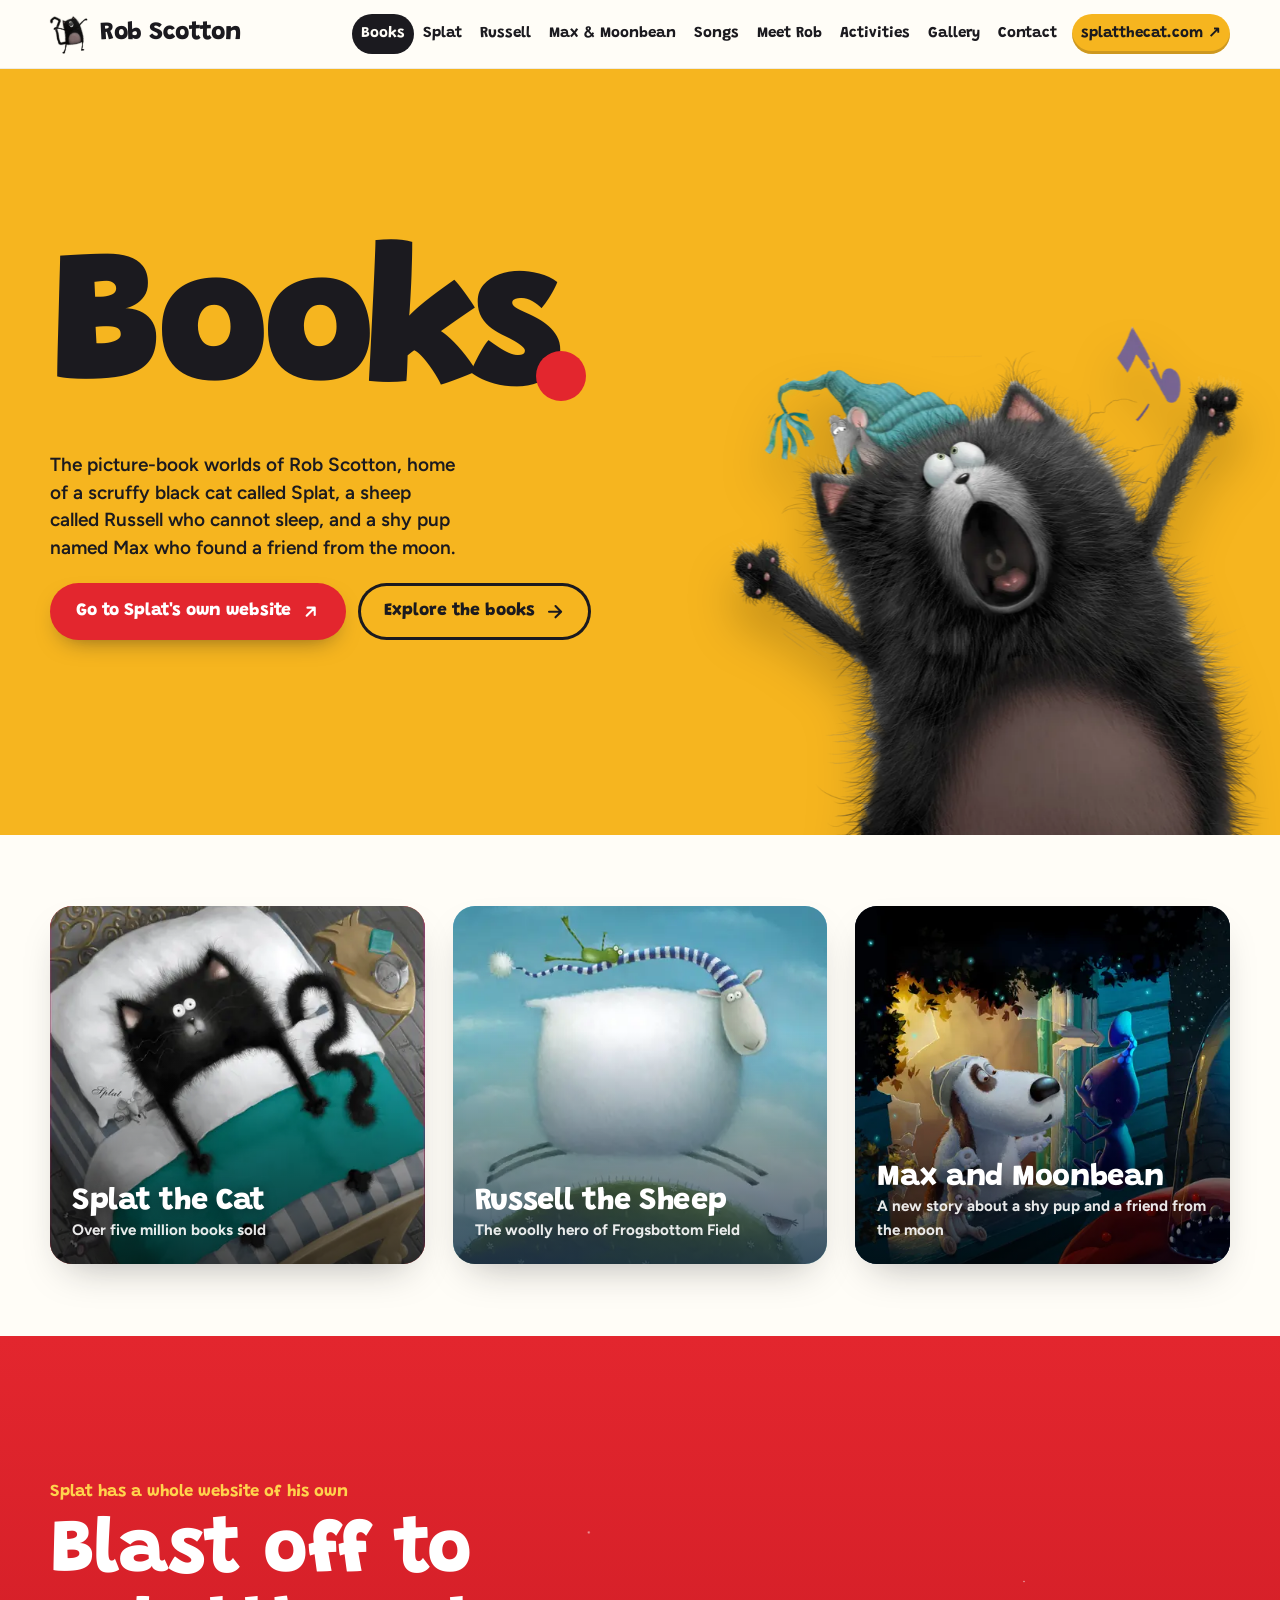
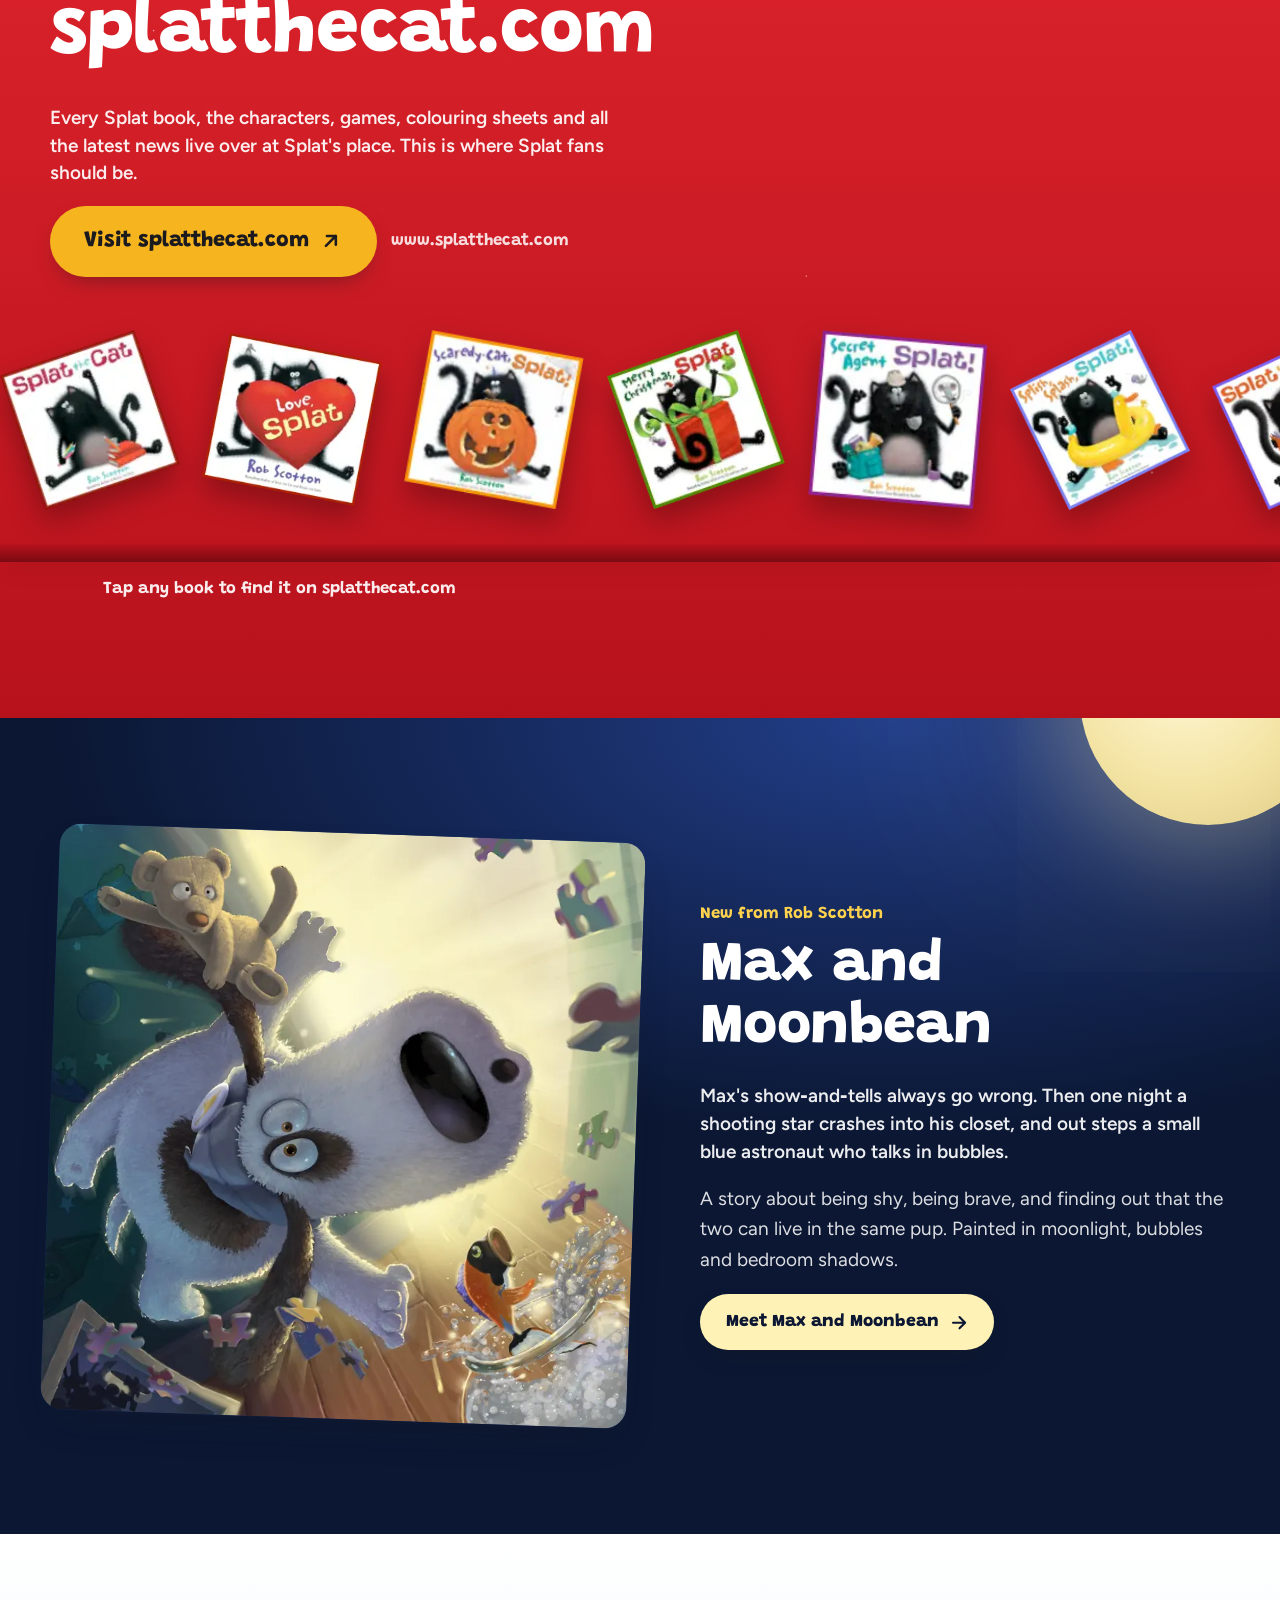
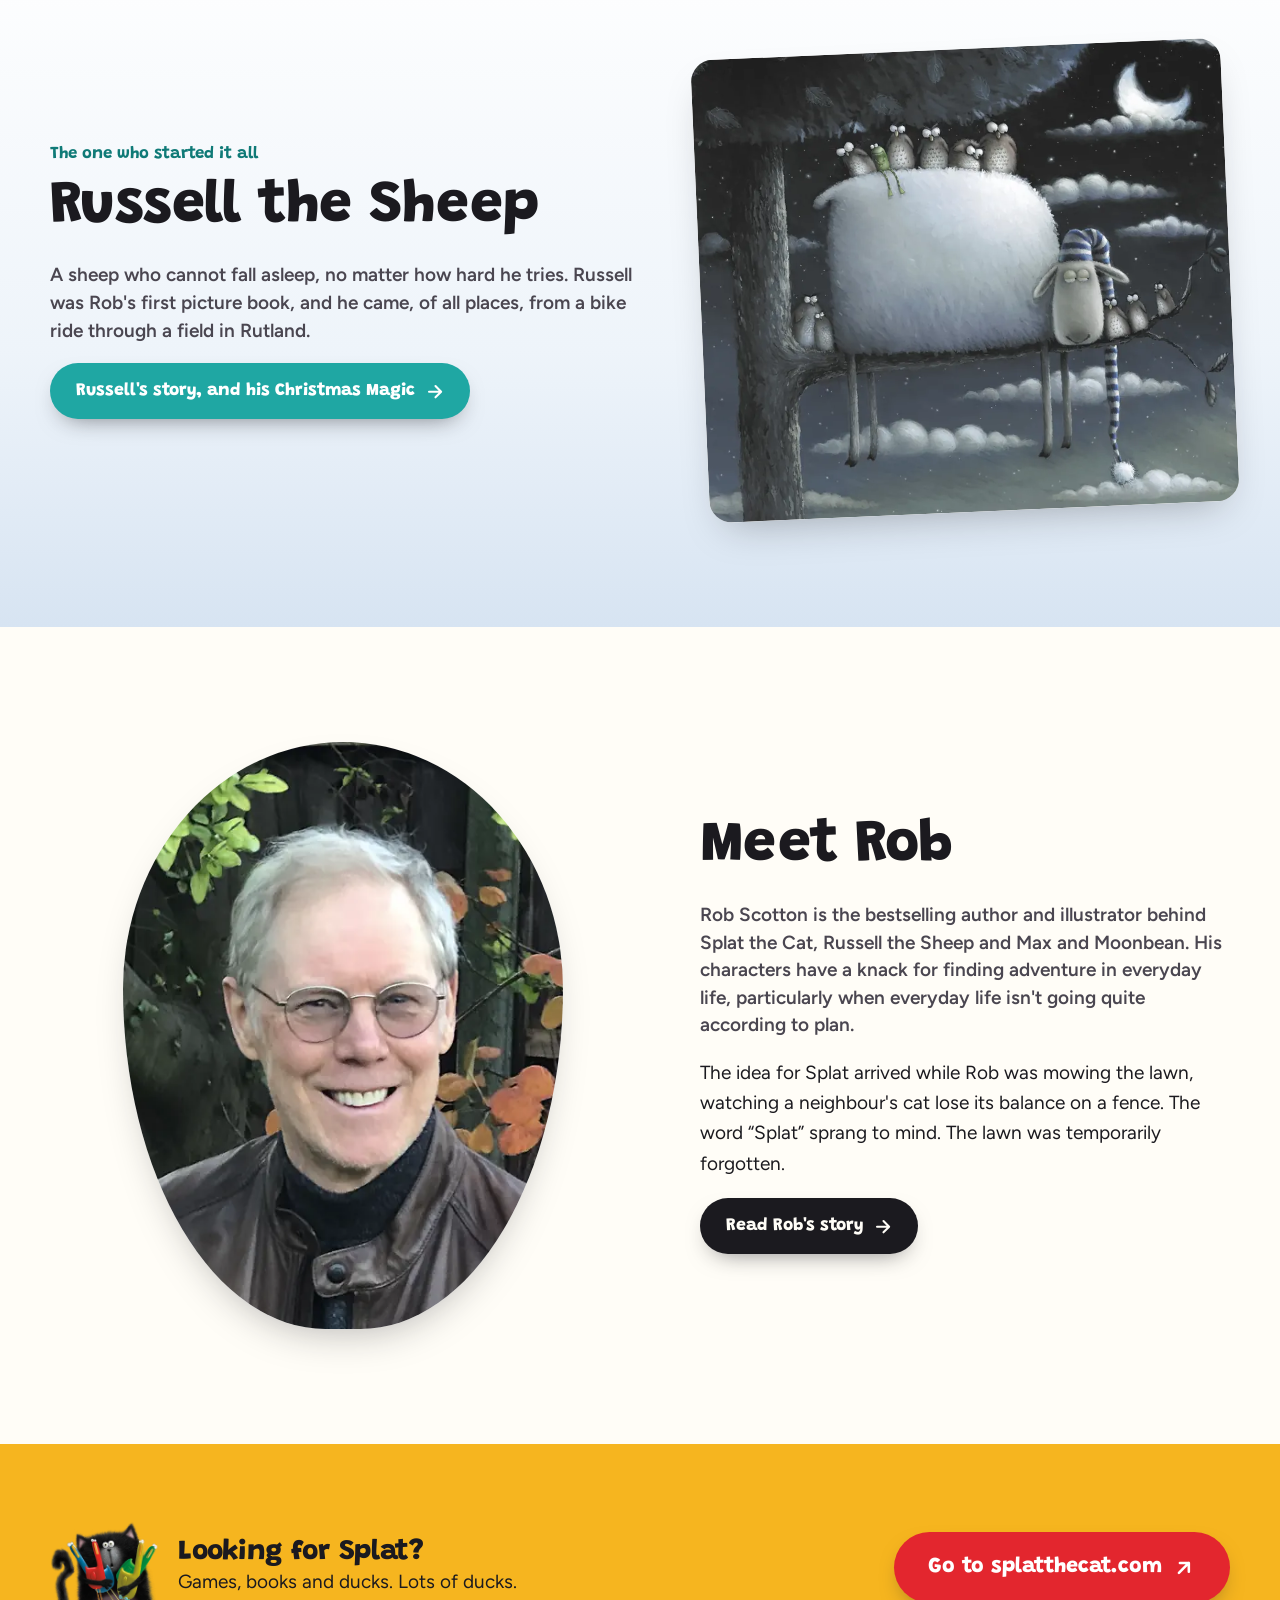
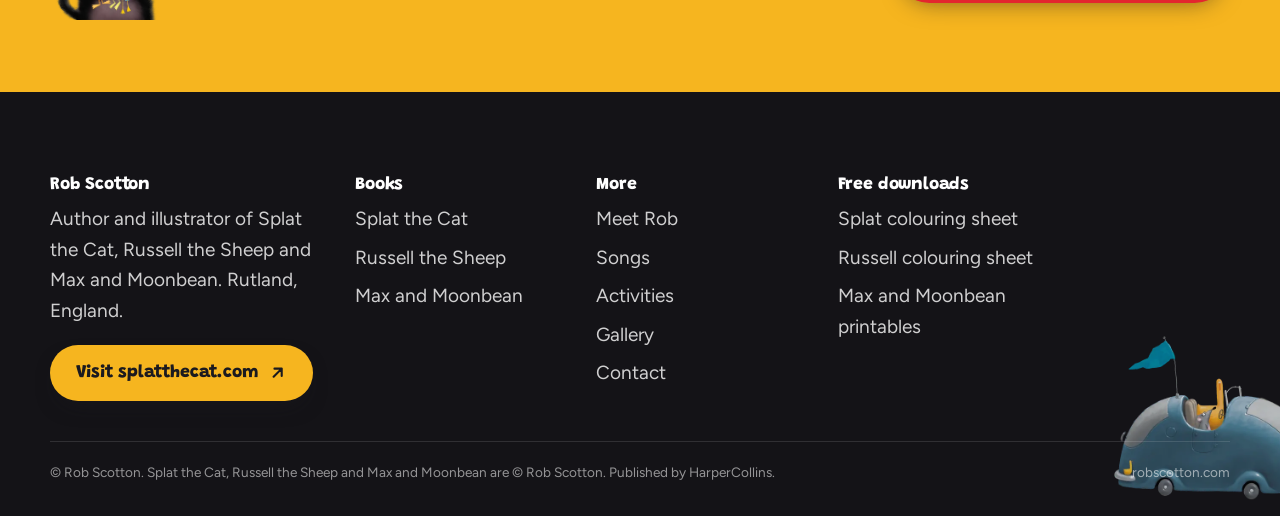
<file: site/index.html>
<!doctype html>
<html lang="en">
<head>
<meta charset="utf-8">
<meta name="viewport" content="width=device-width,initial-scale=1">
<title>Rob Scotton | Books</title>
<meta name="description" content="The picture-book worlds of Rob Scotton: Splat the Cat, Russell the Sheep and Max and Moonbean. Home of the author and illustrator.">
<meta name="theme-color" content="#F6B51F">
<meta property="og:title" content="Rob Scotton | Books">
<meta property="og:description" content="The picture-book worlds of Rob Scotton: Splat the Cat, Russell the Sheep and Max and Moonbean. Home of the author and illustrator.">
<meta property="og:type" content="website">
<meta property="og:url" content="https://www.robscotton.com/">
<meta property="og:image" content="https://www.robscotton.com/img/home-eyes-1200.webp">
<link rel="canonical" href="https://www.robscotton.com/">
<link rel="icon" href="assets/favicon.png" type="image/png">
<link rel="preconnect" href="https://fonts.googleapis.com">
<link rel="preconnect" href="https://fonts.gstatic.com" crossorigin>
<link href="https://fonts.googleapis.com/css2?family=Grandstander:wght@600..900&family=Figtree:ital,wght@0,400..800;1,400&display=swap" rel="stylesheet">
<link rel="stylesheet" href="assets/site.css?v=e6abe883">

</head>
<body>
<a class="sr" href="#main">Skip to content</a>
<header class="top">
  <div class="wrap">
    <a class="brand" href="index.html"><img src="img/splat-cutout-480.webp" alt="" width="40" height="40">Rob Scotton<small>Books</small></a>
    <button class="burger" aria-label="Menu" aria-expanded="false" aria-controls="nav"><span></span><span></span><span></span></button>
    <nav class="nav" id="nav" aria-label="Site"><a href="index.html" aria-current="page">Books</a><a href="splat.html"><span class="full">Splat the Cat</span><span class="short" aria-hidden="true">Splat</span></a><a href="russell.html"><span class="full">Russell the Sheep</span><span class="short" aria-hidden="true">Russell</span></a><a href="max.html"><span class="full">Max and Moonbean</span><span class="short" aria-hidden="true">Max &amp; Moonbean</span></a><a href="songs.html">Songs</a><a href="about.html">Meet Rob</a><a href="activities.html">Activities</a><a href="gallery.html">Gallery</a><a href="contact.html">Contact</a><a class="splatlink" href="https://www.splatthecat.com" target="_blank" rel="noopener">splatthecat.com ↗</a></nav>
  </div>
</header>
<main id="main">

<section class="hero" aria-label="Introduction">
  <div class="wrap">
    <div class="hero-copy">
      <h1>Books<span class="dot" aria-hidden="true"></span></h1>
      <p class="lede">The picture-book worlds of Rob Scotton, home of a scruffy black cat called Splat, a sheep called Russell who cannot sleep, and a shy pup named Max who found a friend from the moon.</p>
      <div class="hero-actions">
        <a class="btn red" href="https://www.splatthecat.com" target="_blank" rel="noopener">Go to Splat's own website <svg viewBox="0 0 24 24" fill="none" stroke="currentColor" stroke-width="2.6" stroke-linecap="round" stroke-linejoin="round" aria-hidden="true"><path d="M7 17 17 7M8 7h9v9"/></svg></a>
        <a class="btn ghost" href="#worlds">Explore the books <svg viewBox="0 0 24 24" fill="none" stroke="currentColor" stroke-width="2.6" stroke-linecap="round" stroke-linejoin="round" aria-hidden="true"><path d="M5 12h14M13 5l7 7-7 7"/></svg></a>
      </div>
    </div>
    <div class="hero-stage" aria-hidden="true">
      <img src="img/splat-sings-1191.webp" srcset="img/splat-sings-480.webp 480w, img/splat-sings-800.webp 800w, img/splat-sings-1191.webp 1191w" sizes="(max-width:860px) 99vw, 46vw" width="1191" height="1200" alt="Splat the Cat, arms up, singing his heart out" fetchpriority="high" decoding="async" class="splat" >
      <span class="notes"><i class="note" style="color:#6A3A94;--dx:-150px;--dy:-210px;--rot:-28deg;--sz:1;--dl:.0s"><svg viewBox="0 0 24 32"><path d="M9 24.5V3.5L21 1v6l-9 2v15.5a5.2 4.2 0 1 1-3-.9z" fill="currentColor"/></svg></i><i class="note" style="color:#1B1A1F;--dx:120px;--dy:-240px;--rot:22deg;--sz:1.2;--dl:.55s"><svg viewBox="0 0 32 32"><path d="M8 25V6l20-4v19a5 4 0 1 1-3-.9V9.5L11 12.4V25a5 4 0 1 1-3-.9z" fill="currentColor"/></svg></i><i class="note" style="color:#E2232A;--dx:-60px;--dy:-260px;--rot:-14deg;--sz:.85;--dl:1.1s"><svg viewBox="0 0 24 32"><path d="M10 24.5V2c3 3.5 10 5 9 12-1-3.5-4.5-5-6-5.4v15.9a5.2 4.2 0 1 1-3-.9z" fill="currentColor"/></svg></i><i class="note" style="color:#1B1A1F;--dx:170px;--dy:-170px;--rot:30deg;--sz:.9;--dl:1.65s"><svg viewBox="0 0 24 32"><path d="M9 24.5V3.5L21 1v6l-9 2v15.5a5.2 4.2 0 1 1-3-.9z" fill="currentColor"/></svg></i><i class="note" style="color:#6A3A94;--dx:-190px;--dy:-140px;--rot:-34deg;--sz:.8;--dl:2.2s"><svg viewBox="0 0 32 32"><path d="M8 25V6l20-4v19a5 4 0 1 1-3-.9V9.5L11 12.4V25a5 4 0 1 1-3-.9z" fill="currentColor"/></svg></i><i class="note" style="color:#1FA7A3;--dx:60px;--dy:-280px;--rot:16deg;--sz:1.05;--dl:2.75s"><svg viewBox="0 0 24 32"><path d="M10 24.5V2c3 3.5 10 5 9 12-1-3.5-4.5-5-6-5.4v15.9a5.2 4.2 0 1 1-3-.9z" fill="currentColor"/></svg></i><i class="note" style="color:#E2232A;--dx:-110px;--dy:-300px;--rot:-8deg;--sz:1.15;--dl:3.3s"><svg viewBox="0 0 24 32"><path d="M9 24.5V3.5L21 1v6l-9 2v15.5a5.2 4.2 0 1 1-3-.9z" fill="currentColor"/></svg></i><i class="note" style="color:#1B1A1F;--dx:200px;--dy:-260px;--rot:26deg;--sz:.75;--dl:3.85s"><svg viewBox="0 0 32 32"><path d="M8 25V6l20-4v19a5 4 0 1 1-3-.9V9.5L11 12.4V25a5 4 0 1 1-3-.9z" fill="currentColor"/></svg></i></span>
    </div>
  </div>
</section>

<section class="band tight" id="worlds" aria-label="The books">
  <div class="wrap">
    <div class="worlds">
      <a class="world splat" href="splat.html"><img src="img/tail-wiggled-bed-1173.webp" srcset="img/tail-wiggled-bed-480.webp 480w, img/tail-wiggled-bed-800.webp 800w, img/tail-wiggled-bed-1173.webp 1173w" sizes="(max-width:760px) 100vw, 33vw" width="1173" height="1200" alt="Splat lying in bed with his tail wiggling wildly in the air" loading="lazy" decoding="async" style="object-position:50% 22%" ><h3>Splat the Cat</h3><span>Over five million books sold</span></a>
      <a class="world russell" href="russell.html"><img src="img/russell-cover-section-1198.webp" srcset="img/russell-cover-section-480.webp 480w, img/russell-cover-section-800.webp 800w, img/russell-cover-section-1198.webp 1198w" sizes="(max-width:760px) 100vw, 33vw" width="1198" height="1200" alt="Russell the Sheep leaping over a green hill, with Frankie the frog riding on his stripy nightcap" loading="lazy" decoding="async" style="object-position:50% 30%" ><h3>Russell the Sheep</h3><span>The woolly hero of Frogsbottom Field</span></a>
      <a class="world max" href="max.html"><img src="img/max-where-1200.webp" srcset="img/max-where-480.webp 480w, img/max-where-800.webp 800w, img/max-where-1200.webp 1200w" sizes="(max-width:760px) 100vw, 33vw" width="1200" height="1200" alt="Max at his bedroom window meeting Moonbean, with Mr Ted on the sill" loading="lazy" decoding="async" style="object-position:42% 55%" ><h3>Max and Moonbean</h3><span>A new story about a shy pup and a friend from the moon</span></a>
    </div>
  </div>
</section>

<section class="band portal launch" aria-labelledby="portal-h">
  <div class="sky" aria-hidden="true"></div>
  <div class="rocket" aria-hidden="true"><span class="flame"></span><img src="img/splat-rocket-cutout-1002.webp" srcset="img/splat-rocket-cutout-480.webp 480w, img/splat-rocket-cutout-800.webp 800w, img/splat-rocket-cutout-1002.webp 1002w" sizes="(max-width:860px) 60vw, 26vw" width="1002" height="1200" alt="" loading="lazy" decoding="async" ></div>
  <div class="wrap">
    <div class="split">
      <div>
        <p class="kicker" style="color:#FFD34D">Splat has a whole website of his own</p>
        <h2 id="portal-h">Blast off to splatthecat.com</h2>
        <p class="lede">Every Splat book, the characters, games, colouring sheets and all the latest news live over at Splat's place. This is where Splat fans should be.</p>
        <div class="portal-cta">
          <a class="btn yellow big" href="https://www.splatthecat.com" target="_blank" rel="noopener">Visit splatthecat.com <svg viewBox="0 0 24 24" fill="none" stroke="currentColor" stroke-width="2.6" stroke-linecap="round" stroke-linejoin="round" aria-hidden="true"><path d="M7 17 17 7M8 7h9v9"/></svg></a>
          <span class="url">www.splatthecat.com</span>
        </div>
      </div>
      <div class="launchpad" aria-hidden="true"></div>
    </div>
  </div>
  <div class="shelf" aria-label="Splat the Cat books"><a href="https://www.splatthecat.com" target="_blank" rel="noopener" title="Splat the Cat: see it on splatthecat.com"><img src="img/cover-splat-173.webp" alt="Splat the Cat" width="173" height="173" loading="lazy"></a><a href="https://www.splatthecat.com" target="_blank" rel="noopener" title="Love, Splat: see it on splatthecat.com"><img src="img/cover-love-big-232.webp" alt="Love, Splat" width="232" height="224" loading="lazy"></a><a href="https://www.splatthecat.com" target="_blank" rel="noopener" title="Scaredy-Cat, Splat!: see it on splatthecat.com"><img src="img/cover-scaredy-159.webp" alt="Scaredy-Cat, Splat!" width="159" height="159" loading="lazy"></a><a href="https://www.splatthecat.com" target="_blank" rel="noopener" title="Merry Christmas, Splat: see it on splatthecat.com"><img src="img/cover-merry-170.webp" alt="Merry Christmas, Splat" width="170" height="172" loading="lazy"></a><a href="https://www.splatthecat.com" target="_blank" rel="noopener" title="Secret Agent Splat!: see it on splatthecat.com"><img src="img/cover-secret-agent-156.webp" alt="Secret Agent Splat!" width="156" height="155" loading="lazy"></a><a href="https://www.splatthecat.com" target="_blank" rel="noopener" title="Splish, Splash, Splat!: see it on splatthecat.com"><img src="img/cover-splish-186.webp" alt="Splish, Splash, Splat!" width="186" height="186" loading="lazy"></a><a href="https://www.splatthecat.com" target="_blank" rel="noopener" title="Splat Says Thank You!: see it on splatthecat.com"><img src="img/cover-thankyou-192.webp" alt="Splat Says Thank You!" width="192" height="192" loading="lazy"></a><a href="https://www.splatthecat.com" target="_blank" rel="noopener" title="Splat the Cat: On with the Show: see it on splatthecat.com"><img src="img/cover-show-167.webp" alt="Splat the Cat: On with the Show" width="167" height="174" loading="lazy"></a><a href="https://www.splatthecat.com" target="_blank" rel="noopener" title="Splat the Cat: Funny Valentine: see it on splatthecat.com"><img src="img/cover-funny-valentine-236.webp" alt="Splat the Cat: Funny Valentine" width="236" height="236" loading="lazy"></a><a href="https://www.splatthecat.com" target="_blank" rel="noopener" title="Splat the Cat Storybook Collection: see it on splatthecat.com"><img src="img/cover-storybook-219.webp" alt="Splat the Cat Storybook Collection" width="219" height="219" loading="lazy"></a><a href="https://www.splatthecat.com" target="_blank" rel="noopener" title="I Can Read: Splat the Cat: see it on splatthecat.com"><img src="img/cover-icr-1-145.webp" alt="I Can Read: Splat the Cat" width="145" height="185" loading="lazy"></a><a href="https://www.splatthecat.com" target="_blank" rel="noopener" title="I Can Read: Splat the Cat: see it on splatthecat.com"><img src="img/cover-icr-2-182.webp" alt="I Can Read: Splat the Cat" width="182" height="219" loading="lazy"></a><a href="https://www.splatthecat.com" target="_blank" rel="noopener" title="I Can Read: Splat the Cat: see it on splatthecat.com"><img src="img/cover-icr-3-117.webp" alt="I Can Read: Splat the Cat" width="117" height="117" loading="lazy"></a><a href="https://www.splatthecat.com" target="_blank" rel="noopener" title="I Can Read: Splat the Cat: see it on splatthecat.com"><img src="img/cover-icr-4-97.webp" alt="I Can Read: Splat the Cat" width="97" height="128" loading="lazy"></a></div><div class="shelf-wood"></div>
  <p class="shelf-note">Tap any book to find it on splatthecat.com</p>
</section>

<section class="band night-band on-dark" aria-labelledby="max-h">
  <div class="moon-disc" aria-hidden="true"></div>
  <div class="bubbles" aria-hidden="true"></div>
  <div class="wrap">
    <div class="split rev">
      <div>
        <p class="kicker">New from Rob Scotton</p>
        <h2 id="max-h">Max and Moonbean</h2>
        <p class="lede">Max's show‑and‑tells always go wrong. Then one night a shooting star crashes into his closet, and out steps a small blue astronaut who talks in bubbles.</p>
        <p>A story about being shy, being brave, and finding out that the two can live in the same pup. Painted in moonlight, bubbles and bedroom shadows.</p>
        <a class="btn moon" href="max.html">Meet Max and Moonbean <svg viewBox="0 0 24 24" fill="none" stroke="currentColor" stroke-width="2.6" stroke-linecap="round" stroke-linejoin="round" aria-hidden="true"><path d="M5 12h14M13 5l7 7-7 7"/></svg></a>
      </div>
      <figure class="art tilt-r" style="margin:0;background:var(--night-2)"><img src="img/max-shooting-star-1200.webp" srcset="img/max-shooting-star-480.webp 480w, img/max-shooting-star-800.webp 800w, img/max-shooting-star-1200.webp 1200w" sizes="(max-width:860px) 100vw, 50vw" width="1200" height="1200" alt="Max and his teddy tumbling through a burst of starlight" loading="lazy" decoding="async" ></figure>
    </div>
  </div>
</section>

<section class="band snow-band" aria-labelledby="russell-h">
  <div class="snow" aria-hidden="true"></div>
  <div class="wrap">
    <div class="split">
      <div>
        <p class="kicker" style="color:var(--teal-2)">The one who started it all</p>
        <h2 id="russell-h">Russell the Sheep</h2>
        <p class="lede">A sheep who cannot fall asleep, no matter how hard he tries. Russell was Rob's first picture book, and he came, of all places, from a bike ride through a field in Rutland.</p>
        <a class="btn teal" href="russell.html">Russell's story, and his Christmas Magic <svg viewBox="0 0 24 24" fill="none" stroke="currentColor" stroke-width="2.6" stroke-linecap="round" stroke-linejoin="round" aria-hidden="true"><path d="M5 12h14M13 5l7 7-7 7"/></svg></a>
      </div>
      <figure class="art tilt-l" style="margin:0"><img src="img/russell-branch-1200.webp" srcset="img/russell-branch-480.webp 480w, img/russell-branch-800.webp 800w, img/russell-branch-1200.webp 1200w" sizes="(max-width:860px) 100vw, 50vw" width="1200" height="1047" alt="Russell the Sheep asleep on a branch with the birds, under a crescent moon" loading="lazy" decoding="async" ></figure>
    </div>
  </div>
</section>

<section class="band" aria-labelledby="rob-h">
  <div class="wrap">
    <div class="split rev">
      <div>
        <h2 id="rob-h">Meet Rob</h2>
        <p class="lede">Rob Scotton is the bestselling author and illustrator behind Splat the Cat, Russell the Sheep and Max and Moonbean. His characters have a knack for finding adventure in everyday life, particularly when everyday life isn't going quite according to plan.</p>
        <p>The idea for Splat arrived while Rob was mowing the lawn, watching a neighbour's cat lose its balance on a fence. The word “Splat” sprang to mind. The lawn was temporarily forgotten.</p>
        <a class="btn" href="about.html">Read Rob's story <svg viewBox="0 0 24 24" fill="none" stroke="currentColor" stroke-width="2.6" stroke-linecap="round" stroke-linejoin="round" aria-hidden="true"><path d="M5 12h14M13 5l7 7-7 7"/></svg></a>
      </div>
      <figure class="art" style="margin:0;width:min(100%,440px);justify-self:center;border-radius:50% 50% 46% 46% / 42% 42% 58% 58%"><img src="img/author-900.webp" srcset="img/author-480.webp 480w, img/author-800.webp 800w, img/author-900.webp 900w" sizes="(max-width:860px) 80vw, 36vw" width="900" height="1200" alt="Rob Scotton" loading="lazy" decoding="async" ></figure>
    </div>
  </div>
</section>

<section class="band yellow-band tight" aria-label="One more nudge to Splat">
  <div class="wrap" style="display:flex;flex-wrap:wrap;align-items:center;gap:22px;justify-content:space-between">
    <div style="display:flex;align-items:center;gap:18px"><img src="img/splat-ducks-cutout-480.webp" alt="" width="120" height="113" style="width:110px" loading="lazy"><div><h3 style="margin:0">Looking for Splat?</h3><p style="margin:0">Games, books and ducks. Lots of ducks.</p></div></div>
    <a class="btn red big" href="https://www.splatthecat.com" target="_blank" rel="noopener">Go to splatthecat.com <svg viewBox="0 0 24 24" fill="none" stroke="currentColor" stroke-width="2.6" stroke-linecap="round" stroke-linejoin="round" aria-hidden="true"><path d="M7 17 17 7M8 7h9v9"/></svg></a>
  </div>
</section>

</main>
<footer>
  <div class="wrap">
    <div class="cols">
      <div>
        <h4>Rob Scotton</h4>
        <p style="max-width:34ch">Author and illustrator of Splat the Cat, Russell the Sheep and Max and Moonbean. Rutland, England.</p>
        <a class="btn yellow" href="https://www.splatthecat.com" target="_blank" rel="noopener">Visit splatthecat.com <svg viewBox="0 0 24 24" fill="none" stroke="currentColor" stroke-width="2.6" stroke-linecap="round" stroke-linejoin="round" aria-hidden="true"><path d="M7 17 17 7M8 7h9v9"/></svg></a>
      </div>
      <div><h4>Books</h4><ul><li><a href="splat.html">Splat the Cat</a></li><li><a href="russell.html">Russell the Sheep</a></li><li><a href="max.html">Max and Moonbean</a></li></ul></div>
      <div><h4>More</h4><ul><li><a href="about.html">Meet Rob</a></li><li><a href="songs.html">Songs</a></li><li><a href="activities.html">Activities</a></li><li><a href="gallery.html">Gallery</a></li><li><a href="contact.html">Contact</a></li></ul></div>
      <div><h4>Free downloads</h4><ul><li><a href="downloads/splat-colouring-sheet.jpg" download>Splat colouring sheet</a></li><li><a href="downloads/russell-colouring-sheet.jpg" download>Russell colouring sheet</a></li><li><a href="activities.html#max-act">Max and Moonbean printables</a></li></ul></div>
    </div>
    <div class="fine"><span>© Rob Scotton. Splat the Cat, Russell the Sheep and Max and Moonbean are © Rob Scotton. Published by HarperCollins.</span><span>robscotton.com</span></div>
  </div>
  <img class="car" src="img/splat-car-cutout-480.webp" alt="" width="480" height="450" loading="lazy">
</footer>
<script src="assets/site.js?v=566c4fc2" defer></script>
</body>
</html>
</file>
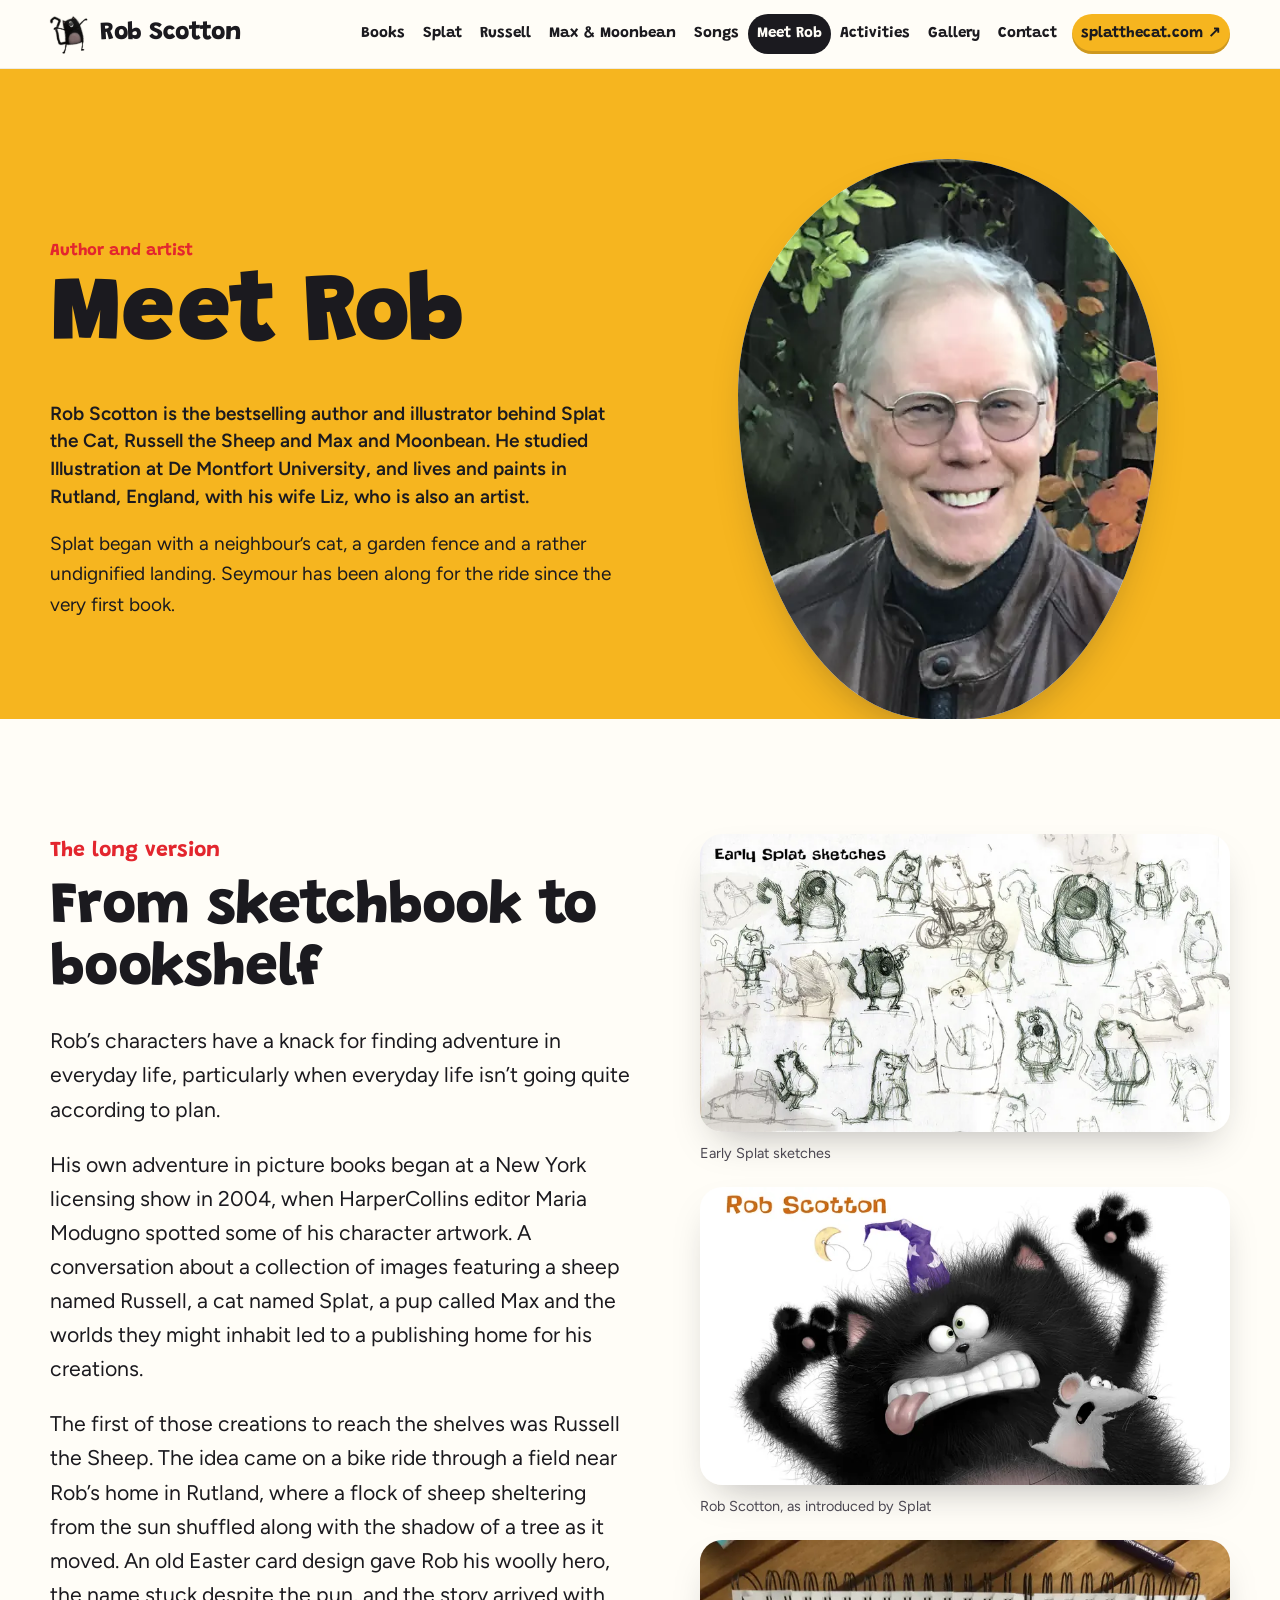
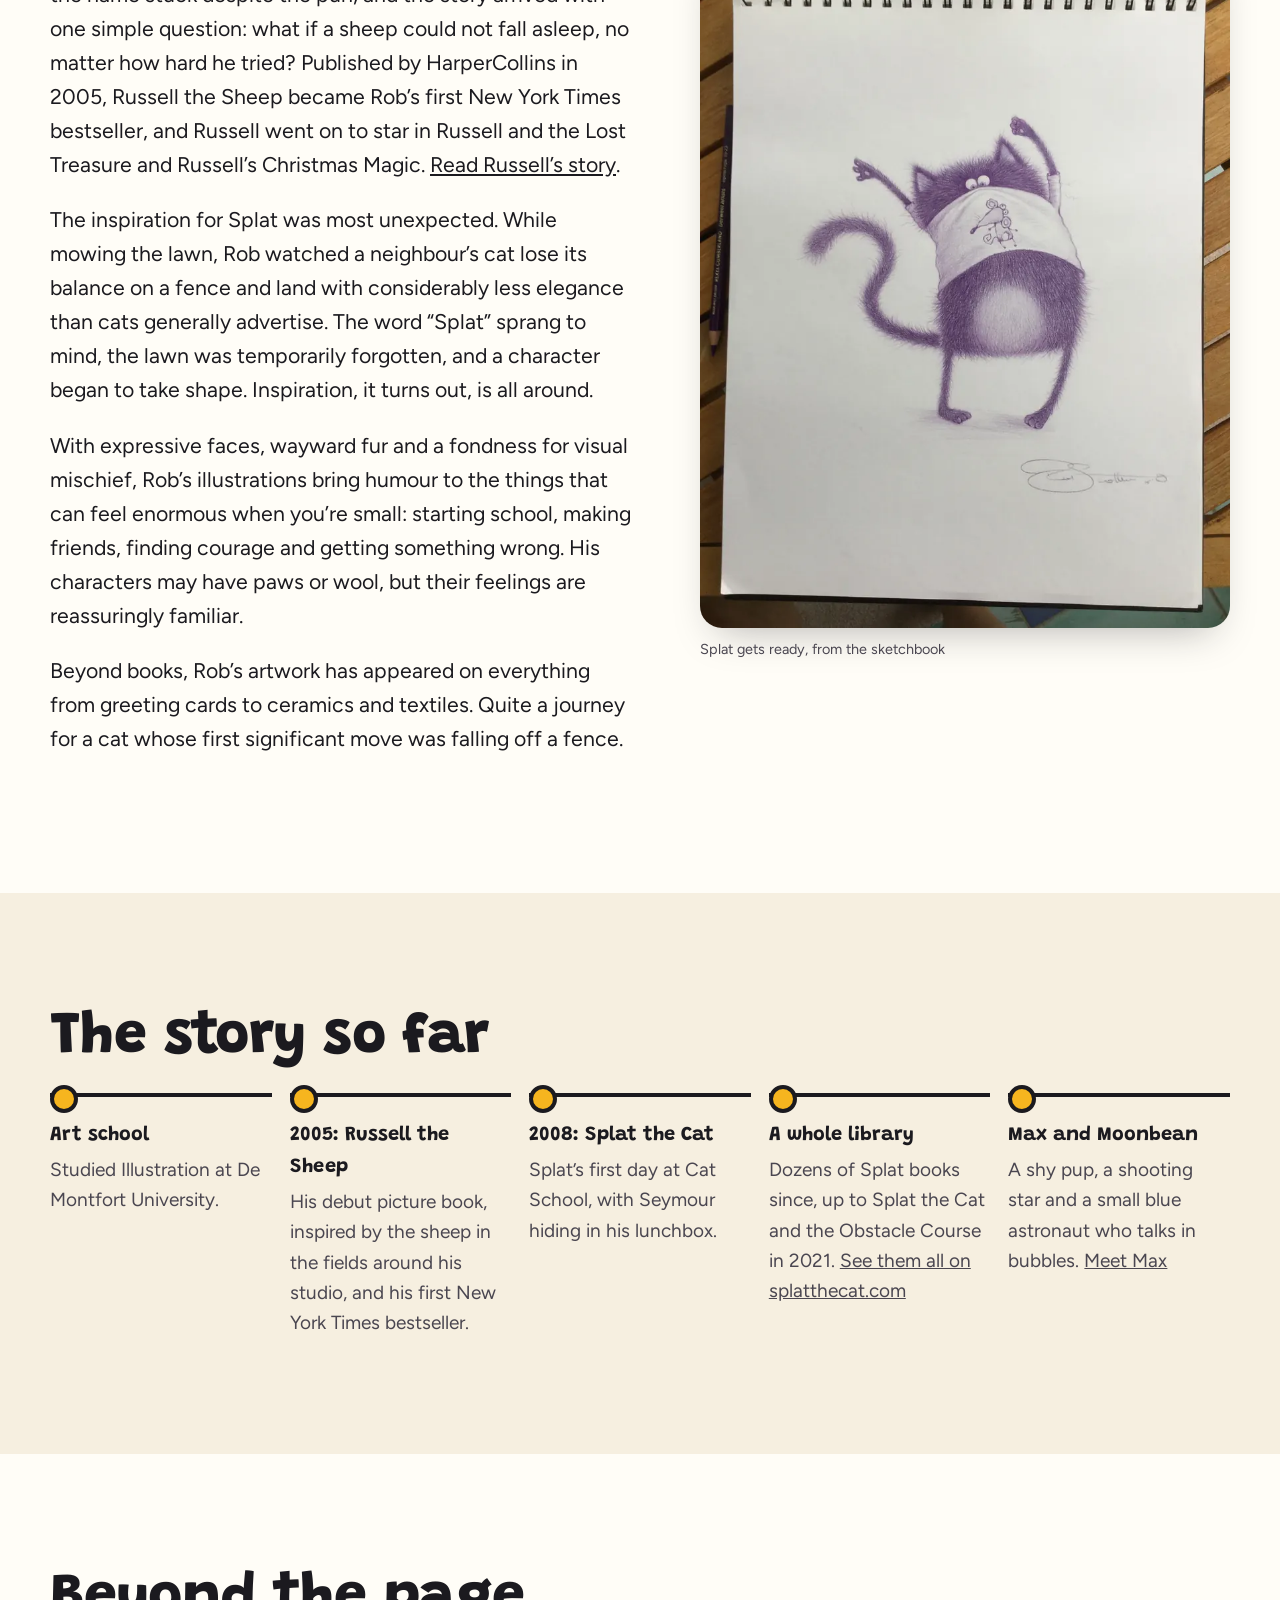
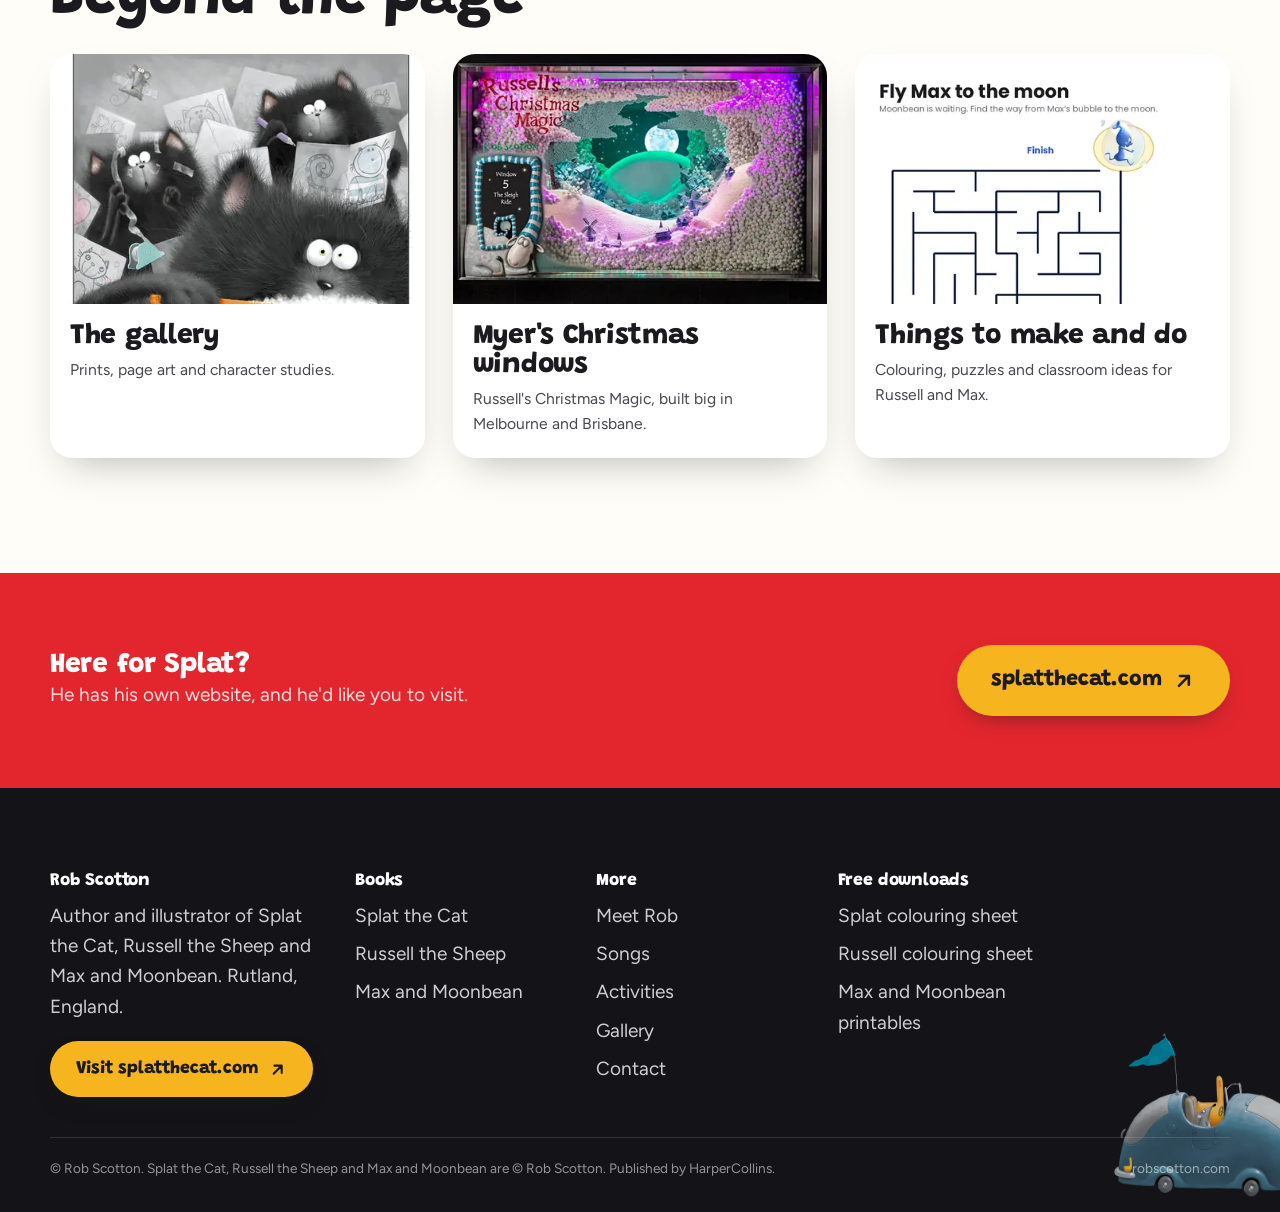
<file: site/about.html>
<!doctype html>
<html lang="en">
<head>
<meta charset="utf-8">
<meta name="viewport" content="width=device-width,initial-scale=1">
<title>Meet Rob Scotton</title>
<meta name="description" content="About Rob Scotton, author and illustrator of Splat the Cat, Russell the Sheep and Max and Moonbean. How a cat falling off a fence started it all.">
<meta name="theme-color" content="#F6B51F">
<meta property="og:title" content="Meet Rob Scotton">
<meta property="og:description" content="About Rob Scotton, author and illustrator of Splat the Cat, Russell the Sheep and Max and Moonbean. How a cat falling off a fence started it all.">
<meta property="og:type" content="website">
<meta property="og:url" content="https://www.robscotton.com/about.html">
<meta property="og:image" content="https://www.robscotton.com/img/home-eyes-1200.webp">
<link rel="canonical" href="https://www.robscotton.com/about.html">
<link rel="icon" href="assets/favicon.png" type="image/png">
<link rel="preconnect" href="https://fonts.googleapis.com">
<link rel="preconnect" href="https://fonts.gstatic.com" crossorigin>
<link href="https://fonts.googleapis.com/css2?family=Grandstander:wght@600..900&family=Figtree:ital,wght@0,400..800;1,400&display=swap" rel="stylesheet">
<link rel="stylesheet" href="assets/site.css?v=e6abe883">

</head>
<body>
<a class="sr" href="#main">Skip to content</a>
<header class="top">
  <div class="wrap">
    <a class="brand" href="index.html"><img src="img/splat-cutout-480.webp" alt="" width="40" height="40">Rob Scotton<small>Books</small></a>
    <button class="burger" aria-label="Menu" aria-expanded="false" aria-controls="nav"><span></span><span></span><span></span></button>
    <nav class="nav" id="nav" aria-label="Site"><a href="index.html">Books</a><a href="splat.html"><span class="full">Splat the Cat</span><span class="short" aria-hidden="true">Splat</span></a><a href="russell.html"><span class="full">Russell the Sheep</span><span class="short" aria-hidden="true">Russell</span></a><a href="max.html"><span class="full">Max and Moonbean</span><span class="short" aria-hidden="true">Max &amp; Moonbean</span></a><a href="songs.html">Songs</a><a href="about.html" aria-current="page">Meet Rob</a><a href="activities.html">Activities</a><a href="gallery.html">Gallery</a><a href="contact.html">Contact</a><a class="splatlink" href="https://www.splatthecat.com" target="_blank" rel="noopener">splatthecat.com ↗</a></nav>
  </div>
</header>
<main id="main">

<section class="phero yellow-band">
  <div class="wrap">
    <div>
      <p class="kicker">Author and artist</p>
      <h1>Meet Rob</h1>
      <p class="lede" style="color:var(--ink)">Rob Scotton is the bestselling author and illustrator behind Splat the Cat, Russell the Sheep and Max and Moonbean. He studied Illustration at De Montfort University, and lives and paints in Rutland, England, with his wife Liz, who is also an artist.</p>
      <p>Splat began with a neighbour’s cat, a garden fence and a rather undignified landing. Seymour has been along for the ride since the very first book.</p>
    </div>
    <div class="stage"><figure class="art" style="margin:0;width:min(100%,420px);border-radius:50% 50% 46% 46% / 42% 42% 58% 58%"><img src="img/author-900.webp" srcset="img/author-480.webp 480w, img/author-800.webp 800w, img/author-900.webp 900w" sizes="(max-width:860px) 80vw, 36vw" width="900" height="1200" alt="Rob Scotton" fetchpriority="high" decoding="async" ></figure></div>
  </div>
</section>

<section class="band" aria-labelledby="bio-h">
  <div class="wrap">
    <div class="split" style="align-items:start">
      <div class="prose big">
        <p class="kicker">The long version</p>
        <h2 id="bio-h">From sketchbook to bookshelf</h2>
        <p>Rob’s characters have a knack for finding adventure in everyday life, particularly when everyday life isn’t going quite according to plan.</p>
        <p>His own adventure in picture books began at a New York licensing show in 2004, when HarperCollins editor Maria Modugno spotted some of his character artwork. A conversation about a collection of images featuring a sheep named Russell, a cat named Splat, a pup called Max and the worlds they might inhabit led to a publishing home for his creations.</p>
        <p>The first of those creations to reach the shelves was Russell the Sheep. The idea came on a bike ride through a field near Rob’s home in Rutland, where a flock of sheep sheltering from the sun shuffled along with the shadow of a tree as it moved. An old Easter card design gave Rob his woolly hero, the name stuck despite the pun, and the story arrived with one simple question: what if a sheep could not fall asleep, no matter how hard he tried? Published by HarperCollins in 2005, Russell the Sheep became Rob’s first New York Times bestseller, and Russell went on to star in Russell and the Lost Treasure and Russell’s Christmas Magic. <a href="russell.html">Read Russell’s story</a>.</p>
        <p>The inspiration for Splat was most unexpected. While mowing the lawn, Rob watched a neighbour’s cat lose its balance on a fence and land with considerably less elegance than cats generally advertise. The word &#8220;Splat&#8221; sprang to mind, the lawn was temporarily forgotten, and a character began to take shape. Inspiration, it turns out, is all around.</p>
        <p>With expressive faces, wayward fur and a fondness for visual mischief, Rob’s illustrations bring humour to the things that can feel enormous when you’re small: starting school, making friends, finding courage and getting something wrong. His characters may have paws or wool, but their feelings are reassuringly familiar.</p>
        <p>Beyond books, Rob’s artwork has appeared on everything from greeting cards to ceramics and textiles. Quite a journey for a cat whose first significant move was falling off a fence.</p>
      </div>
      <div style="display:grid;gap:22px">
        <figure style="margin:0"><button class="zoom art" data-full="img/early-sketches-1200.webp" data-caption="Early Splat sketches" aria-label="View larger: Early pencil sketches of Splat"><img src="img/early-sketches-1200.webp" srcset="img/early-sketches-480.webp 480w, img/early-sketches-800.webp 800w, img/early-sketches-1200.webp 1200w" sizes="(max-width:860px) 100vw, 45vw" width="1200" height="675" alt="Early pencil sketches of Splat" loading="lazy" decoding="async" ></button><figcaption>Early Splat sketches</figcaption></figure>
        <figure style="margin:0"><button class="zoom art" data-full="img/rob-caption-splat-1200.webp" data-caption="Rob Scotton, as introduced by Splat" aria-label="View larger: Splat pulling a face next to the name Rob Scotton"><img src="img/rob-caption-splat-1200.webp" srcset="img/rob-caption-splat-480.webp 480w, img/rob-caption-splat-800.webp 800w, img/rob-caption-splat-1200.webp 1200w" sizes="(max-width:860px) 100vw, 45vw" width="1200" height="675" alt="Splat pulling a face next to the name Rob Scotton" loading="lazy" decoding="async" ></button><figcaption>Rob Scotton, as introduced by Splat</figcaption></figure>
        <figure style="margin:0"><button class="zoom art" data-full="img/splat-gets-ready-sketch-925.webp" data-caption="Splat gets ready, from the sketchbook" aria-label="View larger: Purple pencil sketches of Splat in a sketchbook"><img src="img/splat-gets-ready-sketch-925.webp" srcset="img/splat-gets-ready-sketch-480.webp 480w, img/splat-gets-ready-sketch-800.webp 800w, img/splat-gets-ready-sketch-925.webp 925w" sizes="(max-width:860px) 100vw, 45vw" width="925" height="1200" alt="Purple pencil sketches of Splat in a sketchbook" loading="lazy" decoding="async" ></button><figcaption>Splat gets ready, from the sketchbook</figcaption></figure>
      </div>
    </div>
  </div>
</section>

<section class="band paper-band" aria-labelledby="sofar-h">
  <div class="wrap">
    <h2 id="sofar-h">The story so far</h2>
    <ol class="timeline">
      <li><b>Art school</b><span>Studied Illustration at De Montfort University.</span></li>
      <li><b>2005: Russell the Sheep</b><span>His debut picture book, inspired by the sheep in the fields around his studio, and his first New York Times bestseller.</span></li>
      <li><b>2008: Splat the Cat</b><span>Splat’s first day at Cat School, with Seymour hiding in his lunchbox.</span></li>
      <li><b>A whole library</b><span>Dozens of Splat books since, up to Splat the Cat and the Obstacle Course in 2021. <a href="https://splatthecat.com/books.html" target="_blank" rel="noopener">See them all on splatthecat.com</a></span></li>
      <li><b>Max and Moonbean</b><span>A shy pup, a shooting star and a small blue astronaut who talks in bubbles. <a href="max.html">Meet Max</a></span></li>
    </ol>
  </div>
</section>

<section class="band" aria-labelledby="beyond-h">
  <div class="wrap">
    <h2 id="beyond-h">Beyond the page</h2>
    <div class="grid c3">
      <a class="card" href="gallery.html"><div style="aspect-ratio:1.5;overflow:hidden"><img src="img/print-splat-doing-splat-stuff-1200.webp" srcset="img/print-splat-doing-splat-stuff-480.webp 480w, img/print-splat-doing-splat-stuff-800.webp 800w, img/print-splat-doing-splat-stuff-1200.webp 1200w" sizes="(max-width:560px) 100vw, 33vw" width="1200" height="1200" alt="Splat brushing his teeth among his sketches" loading="lazy" decoding="async" style="width:100%;height:100%;object-fit:cover" ></div><div class="body"><h3>The gallery</h3><p>Prints, page art and character studies.</p></div></a>
      <a class="card" href="russell.html#myer-h"><div style="aspect-ratio:1.5;overflow:hidden"><img src="img/myer-window-5-800.webp" srcset="img/myer-window-5-480.webp 480w, img/myer-window-5-800.webp 800w" sizes="(max-width:560px) 100vw, 33vw" width="800" height="524" alt="Myer&#x27;s Christmas window in Melbourne" loading="lazy" decoding="async" style="width:100%;height:100%;object-fit:cover" ></div><div class="body"><h3>Myer's Christmas windows</h3><p>Russell's Christmas Magic, built big in Melbourne and Brisbane.</p></div></a>
      <a class="card" href="activities.html"><div style="aspect-ratio:1.5;overflow:hidden"><img src="img/act-maze-495.webp" srcset="img/act-maze-495.webp 495w" sizes="(max-width:560px) 100vw, 33vw" width="495" height="640" alt="Max and Moonbean moon maze activity sheet" loading="lazy" decoding="async" style="width:100%;height:100%;object-fit:cover;object-position:top" ></div><div class="body"><h3>Things to make and do</h3><p>Colouring, puzzles and classroom ideas for Russell and Max.</p></div></a>
    </div>
  </div>
</section>

<section class="band red-band on-dark tight" aria-label="Splat website">
  <div class="wrap" style="display:flex;flex-wrap:wrap;align-items:center;gap:22px;justify-content:space-between">
    <div><h3 style="margin:0">Here for Splat?</h3><p style="margin:0">He has his own website, and he'd like you to visit.</p></div>
    <a class="btn yellow big" href="https://www.splatthecat.com" target="_blank" rel="noopener">splatthecat.com <svg viewBox="0 0 24 24" fill="none" stroke="currentColor" stroke-width="2.6" stroke-linecap="round" stroke-linejoin="round" aria-hidden="true"><path d="M7 17 17 7M8 7h9v9"/></svg></a>
  </div>
</section>

</main>
<footer>
  <div class="wrap">
    <div class="cols">
      <div>
        <h4>Rob Scotton</h4>
        <p style="max-width:34ch">Author and illustrator of Splat the Cat, Russell the Sheep and Max and Moonbean. Rutland, England.</p>
        <a class="btn yellow" href="https://www.splatthecat.com" target="_blank" rel="noopener">Visit splatthecat.com <svg viewBox="0 0 24 24" fill="none" stroke="currentColor" stroke-width="2.6" stroke-linecap="round" stroke-linejoin="round" aria-hidden="true"><path d="M7 17 17 7M8 7h9v9"/></svg></a>
      </div>
      <div><h4>Books</h4><ul><li><a href="splat.html">Splat the Cat</a></li><li><a href="russell.html">Russell the Sheep</a></li><li><a href="max.html">Max and Moonbean</a></li></ul></div>
      <div><h4>More</h4><ul><li><a href="about.html">Meet Rob</a></li><li><a href="songs.html">Songs</a></li><li><a href="activities.html">Activities</a></li><li><a href="gallery.html">Gallery</a></li><li><a href="contact.html">Contact</a></li></ul></div>
      <div><h4>Free downloads</h4><ul><li><a href="downloads/splat-colouring-sheet.jpg" download>Splat colouring sheet</a></li><li><a href="downloads/russell-colouring-sheet.jpg" download>Russell colouring sheet</a></li><li><a href="activities.html#max-act">Max and Moonbean printables</a></li></ul></div>
    </div>
    <div class="fine"><span>© Rob Scotton. Splat the Cat, Russell the Sheep and Max and Moonbean are © Rob Scotton. Published by HarperCollins.</span><span>robscotton.com</span></div>
  </div>
  <img class="car" src="img/splat-car-cutout-480.webp" alt="" width="480" height="450" loading="lazy">
</footer>
<script src="assets/site.js?v=566c4fc2" defer></script>
</body>
</html>
</file>
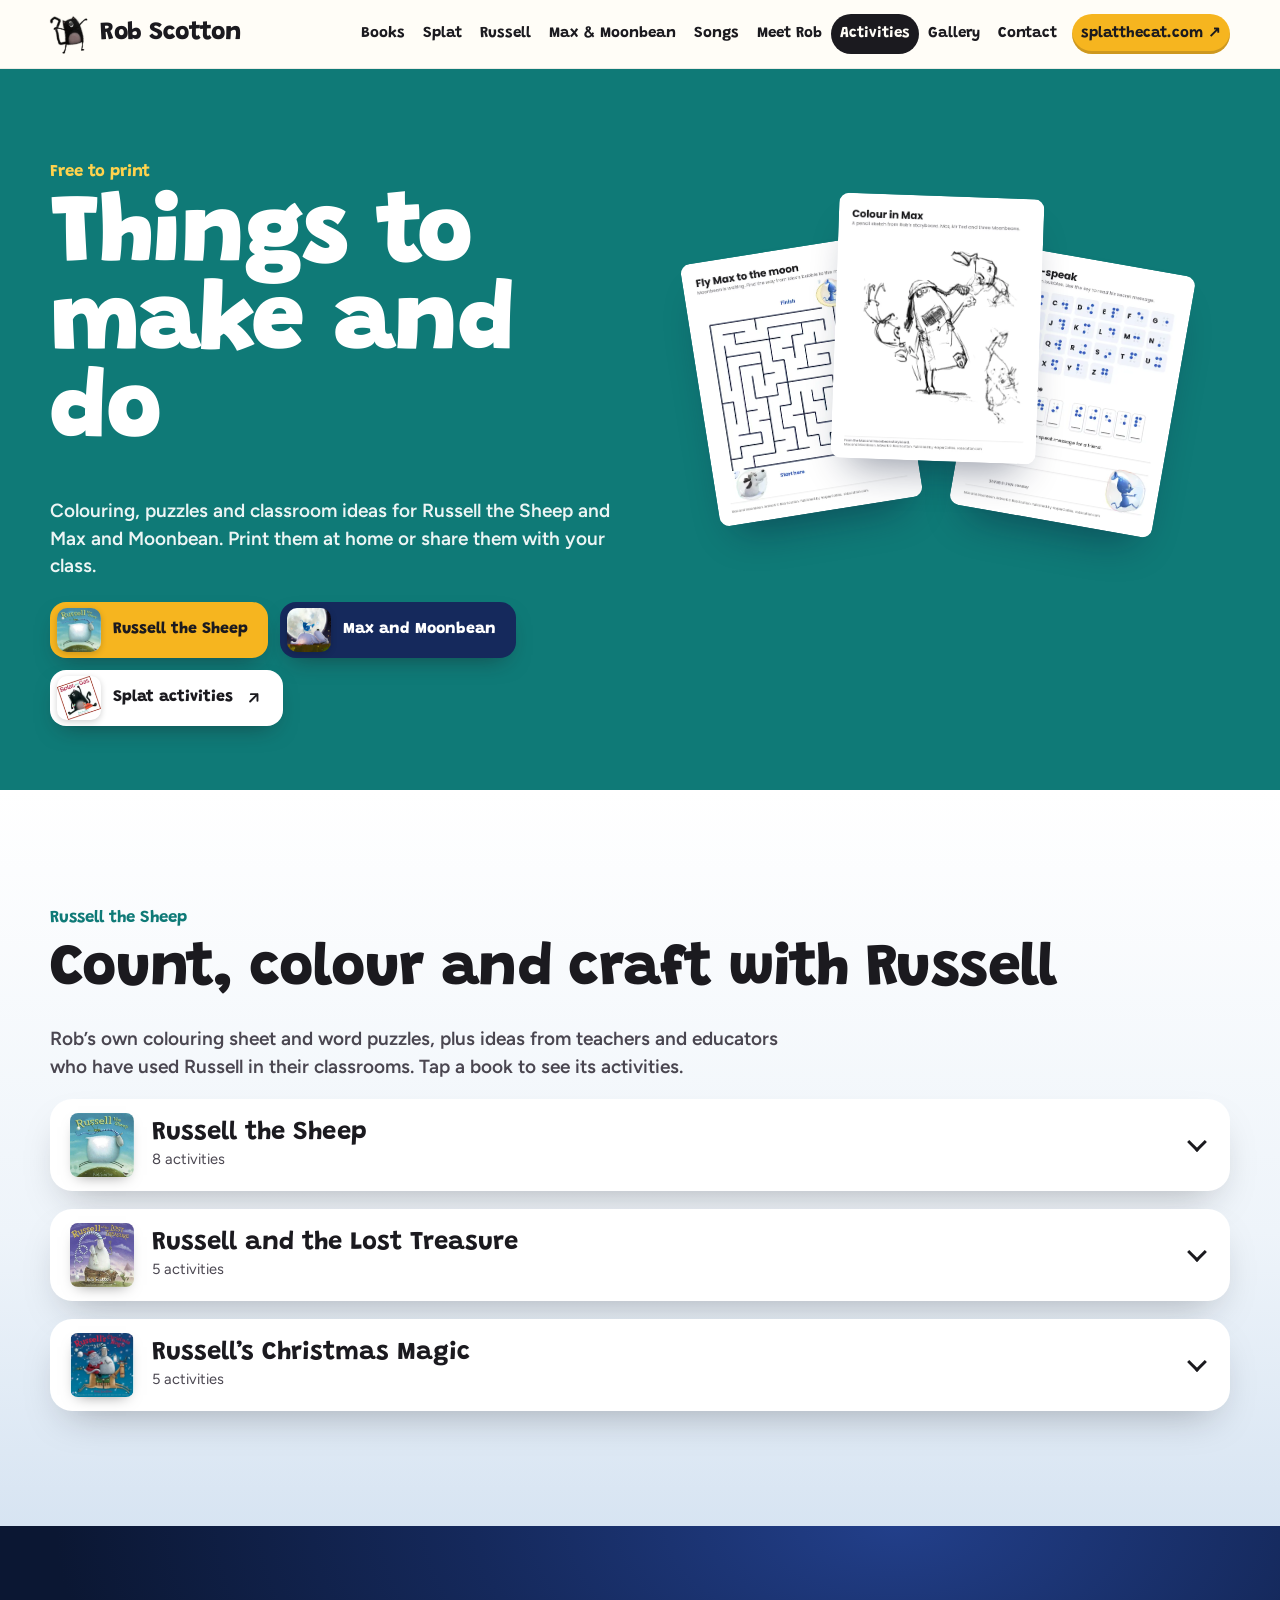
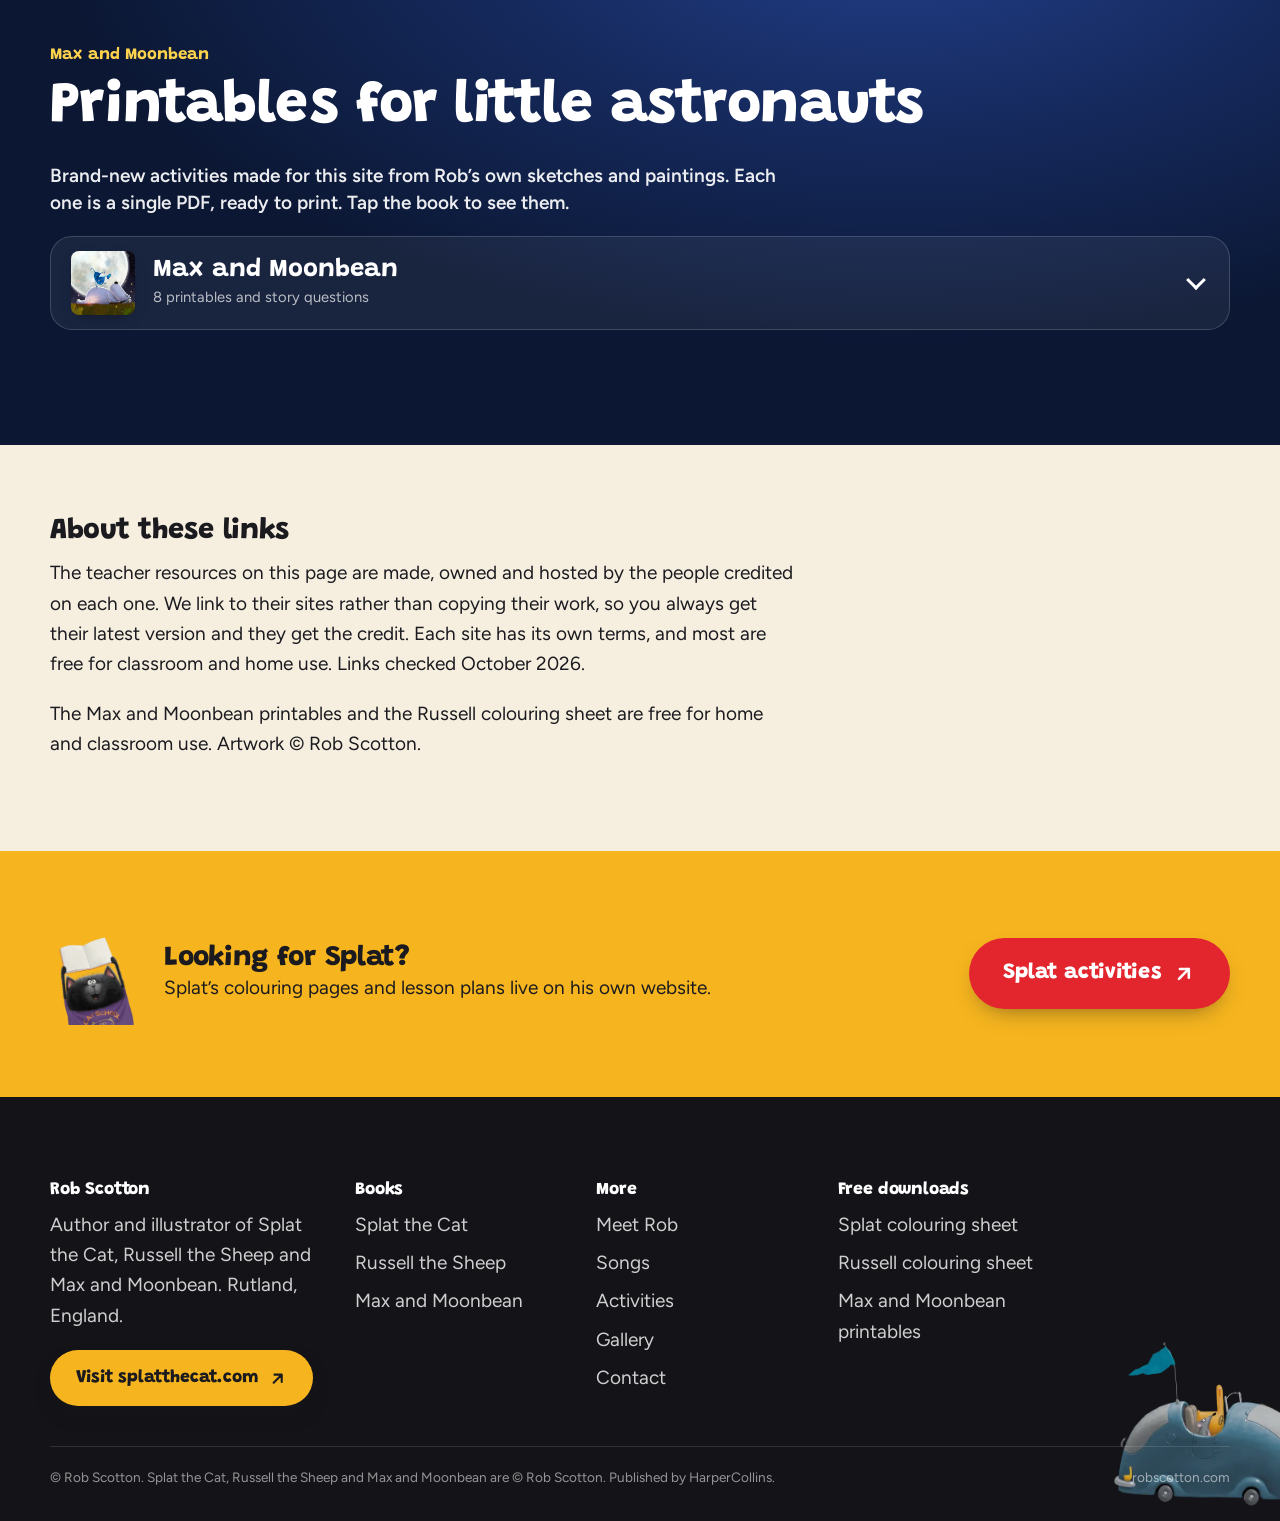
<file: site/activities.html>
<!doctype html>
<html lang="en">
<head>
<meta charset="utf-8">
<meta name="viewport" content="width=device-width,initial-scale=1">
<title>Activities | Rob Scotton</title>
<meta name="description" content="Free activities for Russell the Sheep and Max and Moonbean by Rob Scotton: colouring pages, puzzles, printables and classroom ideas.">
<meta name="theme-color" content="#0F7A77">
<meta property="og:title" content="Activities | Rob Scotton">
<meta property="og:description" content="Free activities for Russell the Sheep and Max and Moonbean by Rob Scotton: colouring pages, puzzles, printables and classroom ideas.">
<meta property="og:type" content="website">
<meta property="og:url" content="https://www.robscotton.com/activities.html">
<meta property="og:image" content="https://www.robscotton.com/img/home-eyes-1200.webp">
<link rel="canonical" href="https://www.robscotton.com/activities.html">
<link rel="icon" href="assets/favicon.png" type="image/png">
<link rel="preconnect" href="https://fonts.googleapis.com">
<link rel="preconnect" href="https://fonts.gstatic.com" crossorigin>
<link href="https://fonts.googleapis.com/css2?family=Grandstander:wght@600..900&family=Figtree:ital,wght@0,400..800;1,400&display=swap" rel="stylesheet">
<link rel="stylesheet" href="assets/site.css?v=e6abe883">

</head>
<body>
<a class="sr" href="#main">Skip to content</a>
<header class="top">
  <div class="wrap">
    <a class="brand" href="index.html"><img src="img/splat-cutout-480.webp" alt="" width="40" height="40">Rob Scotton<small>Books</small></a>
    <button class="burger" aria-label="Menu" aria-expanded="false" aria-controls="nav"><span></span><span></span><span></span></button>
    <nav class="nav" id="nav" aria-label="Site"><a href="index.html">Books</a><a href="splat.html"><span class="full">Splat the Cat</span><span class="short" aria-hidden="true">Splat</span></a><a href="russell.html"><span class="full">Russell the Sheep</span><span class="short" aria-hidden="true">Russell</span></a><a href="max.html"><span class="full">Max and Moonbean</span><span class="short" aria-hidden="true">Max &amp; Moonbean</span></a><a href="songs.html">Songs</a><a href="about.html">Meet Rob</a><a href="activities.html" aria-current="page">Activities</a><a href="gallery.html">Gallery</a><a href="contact.html">Contact</a><a class="splatlink" href="https://www.splatthecat.com" target="_blank" rel="noopener">splatthecat.com ↗</a></nav>
  </div>
</header>
<main id="main">

<section class="phero teal-band on-dark act-hero">
  <div class="wrap">
    <div>
      <p class="kicker">Free to print</p>
      <h1>Things to make and do</h1>
      <p class="lede">Colouring, puzzles and classroom ideas for Russell the Sheep and Max and Moonbean. Print them at home or share them with your class.</p>
      <div class="hero-actions cover-pills"><a class="btn cover-pill cp-gold" href="#russell-act"><img src="img/cover-russell-sheep-480.webp" alt="" width="40" height="40">Russell the Sheep</a><a class="btn cover-pill cp-blue" href="#max-act"><img class="cp-max" src="img/max-cover-480.webp" alt="" width="40" height="40">Max and Moonbean</a><a class="btn cover-pill" href="https://splatthecat.com/activities.html" target="_blank" rel="noopener"><img src="img/cover-splat-173.webp" alt="" width="40" height="40">Splat activities <svg viewBox="0 0 24 24" fill="none" stroke="currentColor" stroke-width="2.6" stroke-linecap="round" stroke-linejoin="round" aria-hidden="true"><path d="M7 17 17 7M8 7h9v9"/></svg></a></div>
    </div>
    <div class="stage act-fan" aria-hidden="true">
      <img src="img/act-maze-495.webp" srcset="img/act-maze-495.webp 495w" sizes="240px" width="495" height="640" alt="" loading="lazy" decoding="async" ><img src="img/act-colouring-495.webp" srcset="img/act-colouring-495.webp 495w" sizes="240px" width="495" height="640" alt="" loading="lazy" decoding="async" ><img src="img/act-code-495.webp" srcset="img/act-code-495.webp 495w" sizes="240px" width="495" height="640" alt="" loading="lazy" decoding="async" >
    </div>
  </div>
</section>

<section class="band snow-band" id="russell-act" aria-labelledby="ra-h">
  <div class="snow" aria-hidden="true"></div>
  <div class="wrap">
    <p class="kicker" style="color:var(--teal-2)">Russell the Sheep</p>
    <h2 id="ra-h">Count, colour and craft with Russell</h2>
    <p class="lede">Rob’s own colouring sheet and word puzzles, plus ideas from teachers and educators who have used Russell in their classrooms. Tap a book to see its activities.</p>

    <details class="book-acc" id="act-rs"><summary><img src="img/cover-russell-sheep-480.webp" alt="" loading="lazy"><span class="ba-t"><b>Russell the Sheep</b><small>8 activities</small></span><span class="ba-chev" aria-hidden="true"></span></summary><div class="ba-body">
      <h3 class="act-sub">Word puzzles from Rob’s studio</h3>
      <p>Four activity sheets made from the story. Each one is a single PDF, ready to print, with the answers on the edge of the page.</p>
      <div class="sheet-grid"><article class="sheet"><a class="sheet-pic" href="downloads/russell-the-sheep-word-scramble.pdf" download aria-hidden="true" tabindex="-1"><img src="img/act-rs-word-scramble-495.webp" srcset="img/act-rs-word-scramble-495.webp 495w" sizes="(max-width:560px) 60vw, 240px" width="495" height="640" alt="Word scramble activity sheet preview" loading="lazy" decoding="async" ></a><div><h3>Word scramble</h3><p>Eight sleepy words from Frogsbottom Field have got all jumbled up. Help Russell unscramble them.</p><p class="sheet-meta">PDF, US Letter, 1 page, 1834 KB</p><a class="btn teal small" href="downloads/russell-the-sheep-word-scramble.pdf" download>Download Word scramble</a></div></article><article class="sheet"><a class="sheet-pic" href="downloads/russell-the-sheep-missing-words.pdf" download aria-hidden="true" tabindex="-1"><img src="img/act-rs-missing-words-495.webp" srcset="img/act-rs-missing-words-495.webp 495w" sizes="(max-width:560px) 60vw, 240px" width="495" height="640" alt="Missing words activity sheet preview" loading="lazy" decoding="async" ></a><div><h3>Missing words</h3><p>A word has gone missing from eight lines of the story. Unscramble the letters in each tag to find it.</p><p class="sheet-meta">PDF, US Letter, 1 page, 875 KB</p><a class="btn teal small" href="downloads/russell-the-sheep-missing-words.pdf" download>Download Missing words</a></div></article><article class="sheet"><a class="sheet-pic" href="downloads/russell-the-sheep-crossword.pdf" download aria-hidden="true" tabindex="-1"><img src="img/act-rs-crossword-495.webp" srcset="img/act-rs-crossword-495.webp 495w" sizes="(max-width:560px) 60vw, 240px" width="495" height="640" alt="Crossword activity sheet preview" loading="lazy" decoding="async" ></a><div><h3>Crossword</h3><p>Fill in the puzzle with clues from the story. Stuck? The answers are hiding in the Clue Box.</p><p class="sheet-meta">PDF, US Letter, 1 page, 862 KB</p><a class="btn teal small" href="downloads/russell-the-sheep-crossword.pdf" download>Download Crossword</a></div></article><article class="sheet"><a class="sheet-pic" href="downloads/russell-the-sheep-word-search.pdf" download aria-hidden="true" tabindex="-1"><img src="img/act-rs-word-search-495.webp" srcset="img/act-rs-word-search-495.webp 495w" sizes="(max-width:560px) 60vw, 240px" width="495" height="640" alt="Word search activity sheet preview" loading="lazy" decoding="async" ></a><div><h3>Word search</h3><p>Find ten words from the story, from SHEEP to STARS, hidden across and down.</p><p class="sheet-meta">PDF, US Letter, 1 page, 883 KB</p><a class="btn teal small" href="downloads/russell-the-sheep-word-search.pdf" download>Download Word search</a></div></article></div>
      <h3 class="act-sub">From teachers and educators</h3>
      <div class="res-grid"><article class="res"><p class="res-from">Teaching Ideas</p><h3>Ideas across the curriculum</h3><p>Find more homophones like Russell and rustle, hunt for sound words, retell the story from the frog’s point of view, count as high as you can, design a new hat for Russell on a printable sheet, and talk about what helps us relax.</p><ul class="tags"><li>English</li><li>Maths</li><li>Art</li><li>Geography</li><li>Wellbeing</li></ul><p class="res-by">By Mark Warner, Teaching Ideas <span>teachingideas.co.uk</span></p><a class="btn small" href="https://www.teachingideas.co.uk/books/russell-the-sheep/" target="_blank" rel="noopener" aria-label="Visit resource: Ideas across the curriculum (opens Teaching Ideas in a new tab)">Visit resource <svg viewBox="0 0 24 24" fill="none" stroke="currentColor" stroke-width="2.6" stroke-linecap="round" stroke-linejoin="round" aria-hidden="true"><path d="M7 17 17 7M8 7h9v9"/></svg></a></article><article class="res"><p class="res-from">Surviving a Teacher’s Salary</p><h3>Crazy counting, Froggy’s eyes and a sleep cap</h3><p>Count together in pairs, hunt the book for its biggest numbers, retell the night through the frog’s eyes, then make a stripy night cap for a favourite toy from an old sock. For ages 3 to 9.</p><ul class="tags"><li>Maths</li><li>Writing</li><li>Craft</li></ul><p class="res-by">By Crystal at Surviving a Teacher’s Salary <span>survivingateacherssalary.com</span></p><a class="btn small" href="https://www.survivingateacherssalary.com/russell-the-sheep-lesson-plans-and-activity/" target="_blank" rel="noopener" aria-label="Visit resource: Crazy counting, Froggy’s eyes and a sleep cap (opens Surviving a Teacher’s Salary in a new tab)">Visit resource <svg viewBox="0 0 24 24" fill="none" stroke="currentColor" stroke-width="2.6" stroke-linecap="round" stroke-linejoin="round" aria-hidden="true"><path d="M7 17 17 7M8 7h9v9"/></svg></a></article><article class="res"><p class="res-from">Teaching notes</p><h3>Russell the Sheep teaching notes</h3><p>Questions for before and after reading, rhyming words and opposites, a word search and crossword, a look at how wool is made, and crafts from thumbprint sheep to cotton-wool lambs.</p><ul class="tags"><li>Reading</li><li>Science</li><li>Craft</li><li>Drama</li></ul><p class="res-by">By Christine Sarandis, shared by Pegi Williams Book Shop <span>pegiwilliams.com.au (PDF)</span></p><a class="btn small" href="https://www.pegiwilliams.com.au/pdfs/teachernotes/9780007206223.pdf" target="_blank" rel="noopener" aria-label="Visit resource: Russell the Sheep teaching notes (opens Teaching notes in a new tab)">Visit resource <svg viewBox="0 0 24 24" fill="none" stroke="currentColor" stroke-width="2.6" stroke-linecap="round" stroke-linejoin="round" aria-hidden="true"><path d="M7 17 17 7M8 7h9v9"/></svg></a></article><article class="res"><p class="res-from">MathsThroughStories.org</p><h3>Counting forwards and backwards</h3><p>Use Russell’s sleepless counting to practise counting up to, and back from, 10 or 20. For ages 4 and up.</p><ul class="tags"><li>Maths</li></ul><p class="res-by">By MathsThroughStories.org, University of Reading Institute of Education <span>mathsthroughstories.org</span></p><a class="btn small" href="https://www.mathsthroughstories.org/russell-the-sheep.html" target="_blank" rel="noopener" aria-label="Visit resource: Counting forwards and backwards (opens MathsThroughStories.org in a new tab)">Visit resource <svg viewBox="0 0 24 24" fill="none" stroke="currentColor" stroke-width="2.6" stroke-linecap="round" stroke-linejoin="round" aria-hidden="true"><path d="M7 17 17 7M8 7h9v9"/></svg></a></article></div>
    </div></details>

    <details class="book-acc" id="act-rt"><summary><img src="img/cover-russell-treasure-480.webp" alt="" loading="lazy"><span class="ba-t"><b>Russell and the Lost Treasure</b><small>5 activities</small></span><span class="ba-chev" aria-hidden="true"></span></summary><div class="ba-body">
      <h3 class="act-sub">Word puzzles from Rob’s studio</h3>
      <p>Four sheets for Russell’s treasure hunt, made from the story, with the answers on the edge of the page.</p>
      <div class="sheet-grid"><article class="sheet"><a class="sheet-pic" href="downloads/russell-lost-treasure-word-scramble.pdf" download aria-hidden="true" tabindex="-1"><img src="img/act-rt-word-scramble-495.webp" srcset="img/act-rt-word-scramble-495.webp 495w" sizes="(max-width:560px) 60vw, 240px" width="495" height="640" alt="Word scramble activity sheet preview" loading="lazy" decoding="async" ></a><div><h3>Word scramble</h3><p>Eight words from the treasure hunt have got all jumbled up. Help Russell unscramble them.</p><p class="sheet-meta">PDF, US Letter, 1 page, 2381 KB</p><a class="btn teal small" href="downloads/russell-lost-treasure-word-scramble.pdf" download>Download Word scramble</a></div></article><article class="sheet"><a class="sheet-pic" href="downloads/russell-lost-treasure-missing-words.pdf" download aria-hidden="true" tabindex="-1"><img src="img/act-rt-missing-words-495.webp" srcset="img/act-rt-missing-words-495.webp 495w" sizes="(max-width:560px) 60vw, 240px" width="495" height="640" alt="Missing words activity sheet preview" loading="lazy" decoding="async" ></a><div><h3>Missing words</h3><p>A word has gone missing from eight lines of the story. Unscramble the letters in each tag to find it.</p><p class="sheet-meta">PDF, US Letter, 1 page, 1006 KB</p><a class="btn teal small" href="downloads/russell-lost-treasure-missing-words.pdf" download>Download Missing words</a></div></article><article class="sheet"><a class="sheet-pic" href="downloads/russell-lost-treasure-crossword.pdf" download aria-hidden="true" tabindex="-1"><img src="img/act-rt-crossword-495.webp" srcset="img/act-rt-crossword-495.webp 495w" sizes="(max-width:560px) 60vw, 240px" width="495" height="640" alt="Crossword activity sheet preview" loading="lazy" decoding="async" ></a><div><h3>Crossword</h3><p>Fill in the puzzle with clues from the story. Stuck? The answers are hiding in the Clue Box.</p><p class="sheet-meta">PDF, US Letter, 1 page, 943 KB</p><a class="btn teal small" href="downloads/russell-lost-treasure-crossword.pdf" download>Download Crossword</a></div></article><article class="sheet"><a class="sheet-pic" href="downloads/russell-lost-treasure-word-search.pdf" download aria-hidden="true" tabindex="-1"><img src="img/act-rt-word-search-495.webp" srcset="img/act-rt-word-search-495.webp 495w" sizes="(max-width:560px) 60vw, 240px" width="495" height="640" alt="Word search activity sheet preview" loading="lazy" decoding="async" ></a><div><h3>Word search</h3><p>Find ten words from the story, from MAP to TREASURE, hidden across and down.</p><p class="sheet-meta">PDF, US Letter, 1 page, 2450 KB</p><a class="btn teal small" href="downloads/russell-lost-treasure-word-search.pdf" download>Download Word search</a></div></article></div>
      <h3 class="act-sub">From teachers and educators</h3>
      <div class="res-grid"><article class="res"><p class="res-from">Growing Book by Book</p><h3>Russell and the Lost Treasure: a family treasure book</h3><p>Inspired by Russell’s treasure hunt, make a little book of the people who are your family treasure, with a photo and a label on every page.</p><ul class="tags"><li>Reading</li><li>Writing</li><li>Family</li></ul><p class="res-note">An older page from 2013, so a few of its links may no longer work.</p><p class="res-by">By Jodie Rodriguez, Growing Book by Book <span>growingbookbybook.com</span></p><a class="btn small" href="https://growingbookbybook.com/russell-and-the-lost-treasure-digging-into-treasure-hunting/" target="_blank" rel="noopener" aria-label="Visit resource: Russell and the Lost Treasure: a family treasure book (opens Growing Book by Book in a new tab)">Visit resource <svg viewBox="0 0 24 24" fill="none" stroke="currentColor" stroke-width="2.6" stroke-linecap="round" stroke-linejoin="round" aria-hidden="true"><path d="M7 17 17 7M8 7h9v9"/></svg></a></article></div>
    </div></details>

    <details class="book-acc" id="act-rx"><summary><img src="img/cover-russell-xmas-312.webp" alt="" loading="lazy"><span class="ba-t"><b>Russell’s Christmas Magic</b><small>5 activities</small></span><span class="ba-chev" aria-hidden="true"></span></summary><div class="ba-body">
      <h3 class="act-sub">Colouring sheet from Rob’s studio</h3>
      <div class="dl">
        <a href="downloads/russell-colouring-sheet.jpg" download><img src="img/russell-colouring-300.webp" alt="" width="300" height="189" loading="lazy"><div><b>Russell’s Christmas Magic colouring sheet</b><span>Free to print and colour. Download</span></div></a>
      </div>
      <h3 class="act-sub">Word puzzles</h3>
      <p>Four sheets for Christmas, made from the story, with the answers on the edge of the page.</p>
      <div class="sheet-grid"><article class="sheet"><a class="sheet-pic" href="downloads/russell-christmas-magic-word-scramble.pdf" download aria-hidden="true" tabindex="-1"><img src="img/act-rx-word-scramble-495.webp" srcset="img/act-rx-word-scramble-495.webp 495w" sizes="(max-width:560px) 60vw, 240px" width="495" height="640" alt="Word scramble activity sheet preview" loading="lazy" decoding="async" ></a><div><h3>Word scramble</h3><p>Eight Christmas words from Frogsbottom Field have got all jumbled up. Help Russell unscramble them.</p><p class="sheet-meta">PDF, US Letter, 1 page, 707 KB</p><a class="btn teal small" href="downloads/russell-christmas-magic-word-scramble.pdf" download>Download Word scramble</a></div></article><article class="sheet"><a class="sheet-pic" href="downloads/russell-christmas-magic-missing-words.pdf" download aria-hidden="true" tabindex="-1"><img src="img/act-rx-missing-words-495.webp" srcset="img/act-rx-missing-words-495.webp 495w" sizes="(max-width:560px) 60vw, 240px" width="495" height="640" alt="Missing words activity sheet preview" loading="lazy" decoding="async" ></a><div><h3>Missing words</h3><p>A word has gone missing from eight lines of the story. Unscramble the letters in each tag to find it.</p><p class="sheet-meta">PDF, US Letter, 1 page, 774 KB</p><a class="btn teal small" href="downloads/russell-christmas-magic-missing-words.pdf" download>Download Missing words</a></div></article><article class="sheet"><a class="sheet-pic" href="downloads/russell-christmas-magic-crossword.pdf" download aria-hidden="true" tabindex="-1"><img src="img/act-rx-crossword-495.webp" srcset="img/act-rx-crossword-495.webp 495w" sizes="(max-width:560px) 60vw, 240px" width="495" height="640" alt="Crossword activity sheet preview" loading="lazy" decoding="async" ></a><div><h3>Crossword</h3><p>Fill in the puzzle with clues from the story. Stuck? The answers are hiding in the Clue Box.</p><p class="sheet-meta">PDF, US Letter, 1 page, 2234 KB</p><a class="btn teal small" href="downloads/russell-christmas-magic-crossword.pdf" download>Download Crossword</a></div></article><article class="sheet"><a class="sheet-pic" href="downloads/russell-christmas-magic-word-search.pdf" download aria-hidden="true" tabindex="-1"><img src="img/act-rx-word-search-495.webp" srcset="img/act-rx-word-search-495.webp 495w" sizes="(max-width:560px) 60vw, 240px" width="495" height="640" alt="Word search activity sheet preview" loading="lazy" decoding="async" ></a><div><h3>Word search</h3><p>Find ten words from the story, from SANTA to REINDEER, hidden across and down.</p><p class="sheet-meta">PDF, US Letter, 1 page, 1656 KB</p><a class="btn teal small" href="downloads/russell-christmas-magic-word-search.pdf" download>Download Word search</a></div></article></div>
    </div></details>
  </div>
</section>

<section class="band night-band on-dark" id="max-act" aria-labelledby="ma-h">
  <div class="bubbles" aria-hidden="true"></div>
  <div class="wrap">
    <p class="kicker">Max and Moonbean</p>
    <h2 id="ma-h">Printables for little astronauts</h2>
    <p class="lede">Brand-new activities made for this site from Rob’s own sketches and paintings. Each one is a single PDF, ready to print. Tap the book to see them.</p>

    <details class="book-acc" id="act-mm"><summary><img src="img/max-cover-480.webp" alt="" loading="lazy"><span class="ba-t"><b>Max and Moonbean</b><small>8 printables and story questions</small></span><span class="ba-chev" aria-hidden="true"></span></summary><div class="ba-body">
      <div class="sheet-grid"><article class="sheet"><a class="sheet-pic" href="downloads/max-colouring-sheets.pdf" download aria-hidden="true" tabindex="-1"><img src="img/act-colouring-sheets-640.webp" srcset="img/act-colouring-sheets-640.webp 640w" sizes="(max-width:560px) 60vw, 240px" width="640" height="495" alt="Colour in Max activity sheet preview" loading="lazy" decoding="async" ></a><div><h3>Colour in Max</h3><p>Two colouring sheets drawn by Rob: Max and Mr Ted flying through a shower of jigsaw pieces, and Max at his school desk. Each sheet has a question to talk about while you colour.</p><p class="sheet-meta">PDF, US Letter, landscape, 2 pages, 2455 KB</p><a class="btn moon small" href="downloads/max-colouring-sheets.pdf" download>Download Colour in Max</a></div></article><article class="sheet"><a class="sheet-pic" href="downloads/max-moon-maze.pdf" download aria-hidden="true" tabindex="-1"><img src="img/act-maze-495.webp" srcset="img/act-maze-495.webp 495w" sizes="(max-width:560px) 60vw, 240px" width="495" height="640" alt="Fly Max to the moon activity sheet preview" loading="lazy" decoding="async" ></a><div><h3>Fly Max to the moon</h3><p>Moonbean is waiting on the moon. Find the way through the maze from Max’s bubble.</p><p class="sheet-meta">PDF, US Letter, 1 page, 168 KB</p><a class="btn moon small" href="downloads/max-moon-maze.pdf" download>Download Fly Max to the moon</a></div></article><article class="sheet"><a class="sheet-pic" href="downloads/max-bubble-speak-code.pdf" download aria-hidden="true" tabindex="-1"><img src="img/act-code-495.webp" srcset="img/act-code-495.webp 495w" sizes="(max-width:560px) 60vw, 240px" width="495" height="640" alt="Bubble-speak secret code activity sheet preview" loading="lazy" decoding="async" ></a><div><h3>Bubble-speak secret code</h3><p>Moonbean talks in bubbles. Use the key to read his message, then write one of your own for a friend.</p><p class="sheet-meta">PDF, US Letter, 1 page, 205 KB</p><a class="btn moon small" href="downloads/max-bubble-speak-code.pdf" download>Download Bubble-speak secret code</a></div></article><article class="sheet"><a class="sheet-pic" href="downloads/max-show-and-tell.pdf" download aria-hidden="true" tabindex="-1"><img src="img/act-show-495.webp" srcset="img/act-show-495.webp 495w" sizes="(max-width:560px) 60vw, 240px" width="495" height="640" alt="My show-and-tell activity sheet preview" loading="lazy" decoding="async" ></a><div><h3>My show-and-tell</h3><p>Max found Moonbean. Draw what you would bring, then write about it.</p><p class="sheet-meta">PDF, US Letter, 1 page, 120 KB</p><a class="btn moon small" href="downloads/max-show-and-tell.pdf" download>Download My show-and-tell</a></div></article></div>
      <h3 class="act-sub">Word puzzles</h3>
      <p>A word scramble, missing words, a crossword and a word search, all made from the story, with the answers on the edge of the page.</p>
      <div class="sheet-grid"><article class="sheet"><a class="sheet-pic" href="downloads/max-moonbean-word-scramble.pdf" download aria-hidden="true" tabindex="-1"><img src="img/act-mm-word-scramble-495.webp" srcset="img/act-mm-word-scramble-495.webp 495w" sizes="(max-width:560px) 60vw, 240px" width="495" height="640" alt="Word scramble activity sheet preview" loading="lazy" decoding="async" ></a><div><h3>Word scramble</h3><p>Eight words from the story have got all jumbled up. Help Max unscramble them.</p><p class="sheet-meta">PDF, US Letter, 1 page, 1001 KB</p><a class="btn moon small" href="downloads/max-moonbean-word-scramble.pdf" download>Download Word scramble</a></div></article><article class="sheet"><a class="sheet-pic" href="downloads/max-moonbean-missing-words.pdf" download aria-hidden="true" tabindex="-1"><img src="img/act-mm-missing-words-495.webp" srcset="img/act-mm-missing-words-495.webp 495w" sizes="(max-width:560px) 60vw, 240px" width="495" height="640" alt="Missing words activity sheet preview" loading="lazy" decoding="async" ></a><div><h3>Missing words</h3><p>A word has floated away from eight lines of the story. Unscramble the letters in each tag to find it.</p><p class="sheet-meta">PDF, US Letter, 1 page, 623 KB</p><a class="btn moon small" href="downloads/max-moonbean-missing-words.pdf" download>Download Missing words</a></div></article><article class="sheet"><a class="sheet-pic" href="downloads/max-moonbean-crossword.pdf" download aria-hidden="true" tabindex="-1"><img src="img/act-mm-crossword-495.webp" srcset="img/act-mm-crossword-495.webp 495w" sizes="(max-width:560px) 60vw, 240px" width="495" height="640" alt="Crossword activity sheet preview" loading="lazy" decoding="async" ></a><div><h3>Crossword</h3><p>Fill in the puzzle with clues from the story. Stuck? The answers are hiding in the Clue Box.</p><p class="sheet-meta">PDF, US Letter, 1 page, 625 KB</p><a class="btn moon small" href="downloads/max-moonbean-crossword.pdf" download>Download Crossword</a></div></article><article class="sheet"><a class="sheet-pic" href="downloads/max-moonbean-word-search.pdf" download aria-hidden="true" tabindex="-1"><img src="img/act-mm-word-search-495.webp" srcset="img/act-mm-word-search-495.webp 495w" sizes="(max-width:560px) 60vw, 240px" width="495" height="640" alt="Word search activity sheet preview" loading="lazy" decoding="async" ></a><div><h3>Word search</h3><p>Find ten words from the story, from MAX to MOONBEAN, hidden across and down.</p><p class="sheet-meta">PDF, US Letter, 1 page, 1209 KB</p><a class="btn moon small" href="downloads/max-moonbean-word-search.pdf" download>Download Word search</a></div></article></div>
    <div class="talk">
      <h3>Talking about the story</h3>
      <p>Questions for reading together at home or in class.</p>
      <ul>
        <li>Max’s show-and-tells always seem to go wrong. Have you ever felt nervous about doing something in front of other people? What helped?</li>
        <li>When the blue thingy appears, Max wants to hide, but he steps forward and asks its name. What does being brave mean to you?</li>
        <li>Moonbean calls Max a &#8220;pup of courage&#8221;. Who helps you feel brave?</li>
        <li>If a shooting star landed in your room tonight, what would you hope to find?</li>
        <li>Moonbean speaks in bubble-speak. Could you and a friend invent a secret language of your own?</li>
      </ul>
    </div>
    </div></details>
  </div>
</section>

<section class="band paper-band tight" aria-labelledby="links-h">
  <div class="wrap">
    <h2 id="links-h" style="font-size:clamp(1.4rem,2.4vw,1.8rem)">About these links</h2>
    <p>The teacher resources on this page are made, owned and hosted by the people credited on each one. We link to their sites rather than copying their work, so you always get their latest version and they get the credit. Each site has its own terms, and most are free for classroom and home use. Links checked October 2026.</p>
    <p>The Max and Moonbean printables and the Russell colouring sheet are free for home and classroom use. Artwork &#169; Rob Scotton.</p>
  </div>
</section>

<section class="band yellow-band tight" aria-label="Splat activities">
  <div class="wrap" style="display:flex;flex-wrap:wrap;align-items:center;gap:22px;justify-content:space-between">
    <div style="display:flex;align-items:center;gap:18px"><img src="img/splat-with-book-480.webp" alt="" width="480" height="511" style="width:96px" loading="lazy"><div><h3 style="margin:0">Looking for Splat?</h3><p style="margin:0">Splat’s colouring pages and lesson plans live on his own website.</p></div></div>
    <a class="btn red big" href="https://splatthecat.com/activities.html" target="_blank" rel="noopener">Splat activities <svg viewBox="0 0 24 24" fill="none" stroke="currentColor" stroke-width="2.6" stroke-linecap="round" stroke-linejoin="round" aria-hidden="true"><path d="M7 17 17 7M8 7h9v9"/></svg></a>
  </div>
</section>

</main>
<footer>
  <div class="wrap">
    <div class="cols">
      <div>
        <h4>Rob Scotton</h4>
        <p style="max-width:34ch">Author and illustrator of Splat the Cat, Russell the Sheep and Max and Moonbean. Rutland, England.</p>
        <a class="btn yellow" href="https://www.splatthecat.com" target="_blank" rel="noopener">Visit splatthecat.com <svg viewBox="0 0 24 24" fill="none" stroke="currentColor" stroke-width="2.6" stroke-linecap="round" stroke-linejoin="round" aria-hidden="true"><path d="M7 17 17 7M8 7h9v9"/></svg></a>
      </div>
      <div><h4>Books</h4><ul><li><a href="splat.html">Splat the Cat</a></li><li><a href="russell.html">Russell the Sheep</a></li><li><a href="max.html">Max and Moonbean</a></li></ul></div>
      <div><h4>More</h4><ul><li><a href="about.html">Meet Rob</a></li><li><a href="songs.html">Songs</a></li><li><a href="activities.html">Activities</a></li><li><a href="gallery.html">Gallery</a></li><li><a href="contact.html">Contact</a></li></ul></div>
      <div><h4>Free downloads</h4><ul><li><a href="downloads/splat-colouring-sheet.jpg" download>Splat colouring sheet</a></li><li><a href="downloads/russell-colouring-sheet.jpg" download>Russell colouring sheet</a></li><li><a href="activities.html#max-act">Max and Moonbean printables</a></li></ul></div>
    </div>
    <div class="fine"><span>© Rob Scotton. Splat the Cat, Russell the Sheep and Max and Moonbean are © Rob Scotton. Published by HarperCollins.</span><span>robscotton.com</span></div>
  </div>
  <img class="car" src="img/splat-car-cutout-480.webp" alt="" width="480" height="450" loading="lazy">
</footer>
<script src="assets/site.js?v=566c4fc2" defer></script>
</body>
</html>
</file>
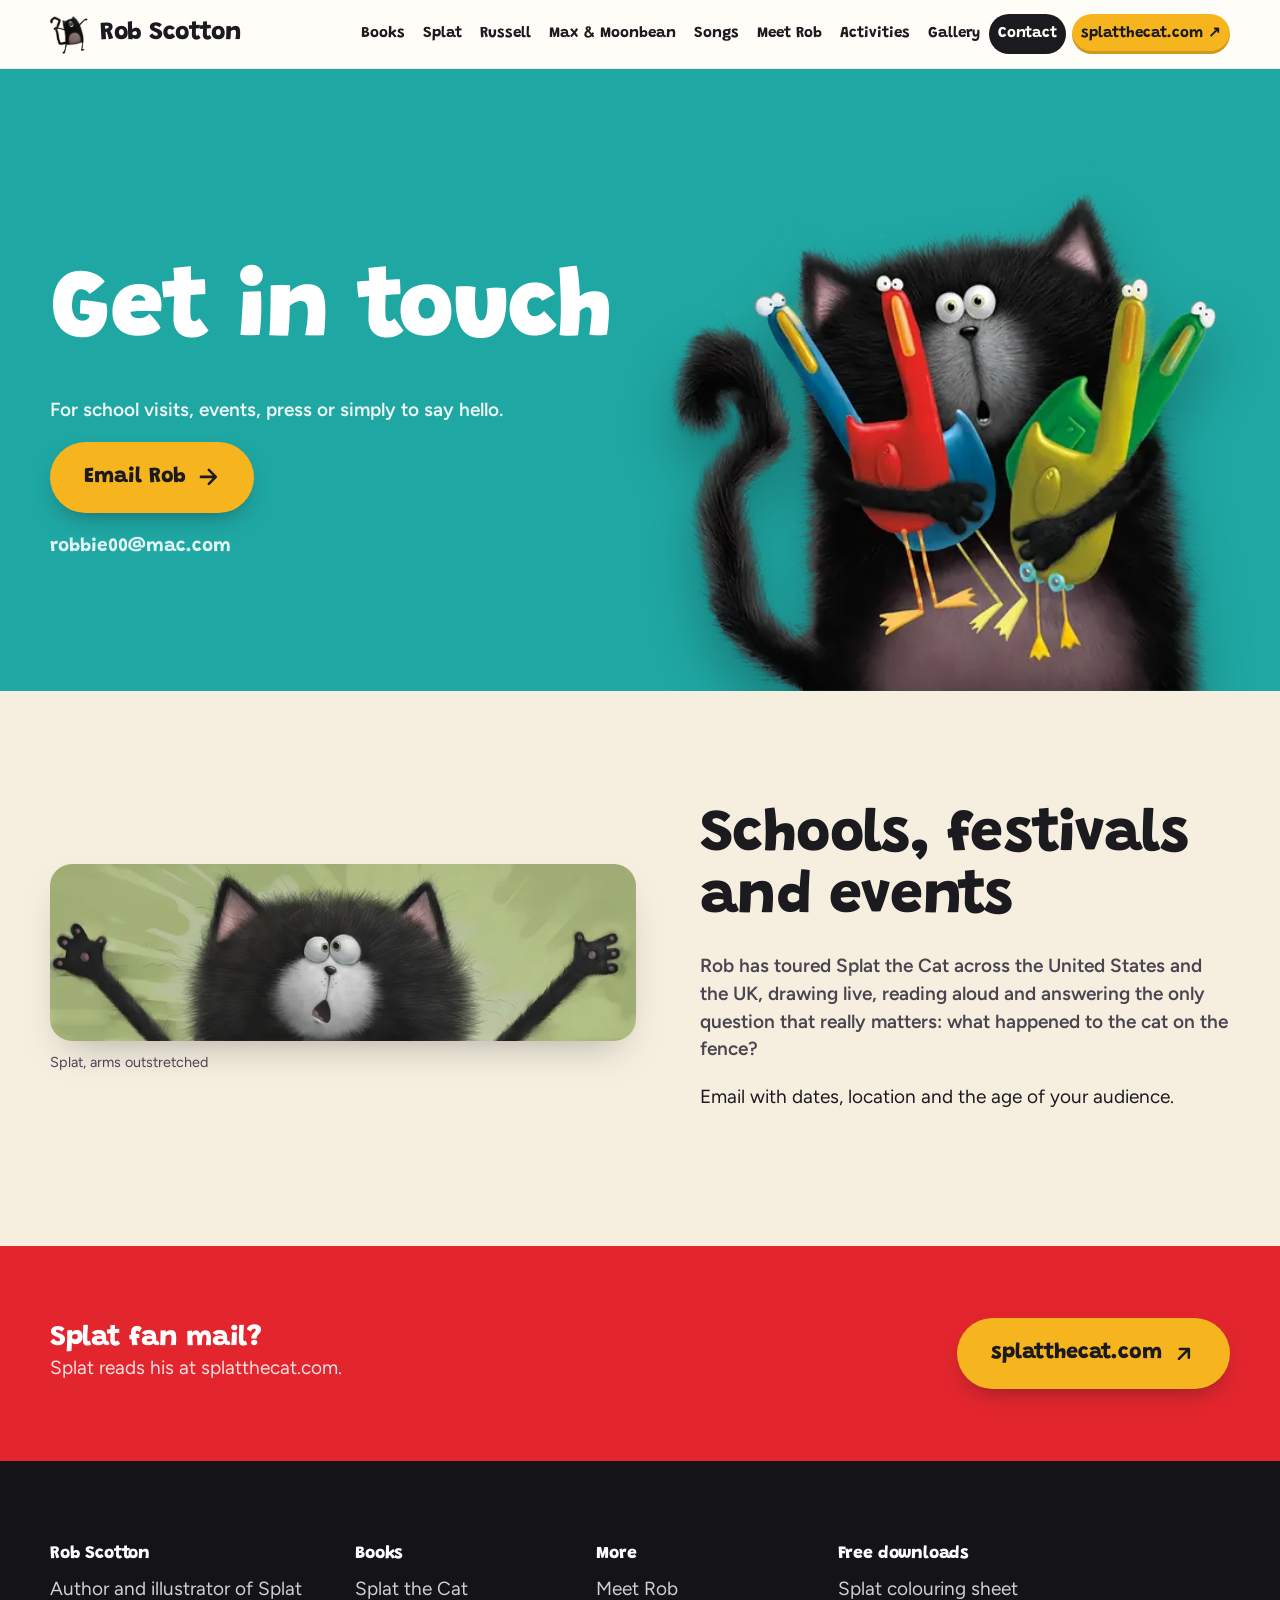
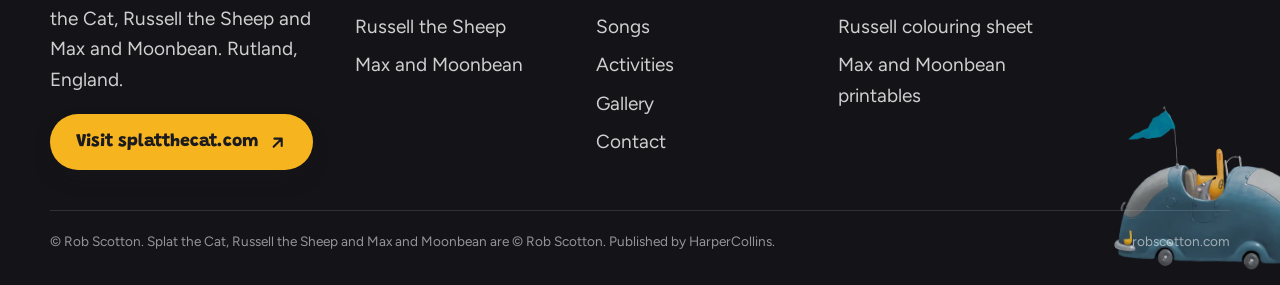
<file: site/contact.html>
<!doctype html>
<html lang="en">
<head>
<meta charset="utf-8">
<meta name="viewport" content="width=device-width,initial-scale=1">
<title>Contact | Rob Scotton</title>
<meta name="description" content="Contact Rob Scotton for school visits, events and press enquiries about Splat the Cat, Russell the Sheep and Max and Moonbean.">
<meta name="theme-color" content="#1FA7A3">
<meta property="og:title" content="Contact | Rob Scotton">
<meta property="og:description" content="Contact Rob Scotton for school visits, events and press enquiries about Splat the Cat, Russell the Sheep and Max and Moonbean.">
<meta property="og:type" content="website">
<meta property="og:url" content="https://www.robscotton.com/contact.html">
<meta property="og:image" content="https://www.robscotton.com/img/home-eyes-1200.webp">
<link rel="canonical" href="https://www.robscotton.com/contact.html">
<link rel="icon" href="assets/favicon.png" type="image/png">
<link rel="preconnect" href="https://fonts.googleapis.com">
<link rel="preconnect" href="https://fonts.gstatic.com" crossorigin>
<link href="https://fonts.googleapis.com/css2?family=Grandstander:wght@600..900&family=Figtree:ital,wght@0,400..800;1,400&display=swap" rel="stylesheet">
<link rel="stylesheet" href="assets/site.css?v=e6abe883">

</head>
<body>
<a class="sr" href="#main">Skip to content</a>
<header class="top">
  <div class="wrap">
    <a class="brand" href="index.html"><img src="img/splat-cutout-480.webp" alt="" width="40" height="40">Rob Scotton<small>Books</small></a>
    <button class="burger" aria-label="Menu" aria-expanded="false" aria-controls="nav"><span></span><span></span><span></span></button>
    <nav class="nav" id="nav" aria-label="Site"><a href="index.html">Books</a><a href="splat.html"><span class="full">Splat the Cat</span><span class="short" aria-hidden="true">Splat</span></a><a href="russell.html"><span class="full">Russell the Sheep</span><span class="short" aria-hidden="true">Russell</span></a><a href="max.html"><span class="full">Max and Moonbean</span><span class="short" aria-hidden="true">Max &amp; Moonbean</span></a><a href="songs.html">Songs</a><a href="about.html">Meet Rob</a><a href="activities.html">Activities</a><a href="gallery.html">Gallery</a><a href="contact.html" aria-current="page">Contact</a><a class="splatlink" href="https://www.splatthecat.com" target="_blank" rel="noopener">splatthecat.com ↗</a></nav>
  </div>
</header>
<main id="main">

<section class="phero teal-band on-dark">
  <div class="wrap">
    <div><h1>Get in touch</h1><p class="lede">For school visits, events, press or simply to say hello.</p>
      <p><a class="btn yellow big" href="mailto:robbie00@mac.com">Email Rob <svg viewBox="0 0 24 24" fill="none" stroke="currentColor" stroke-width="2.6" stroke-linecap="round" stroke-linejoin="round" aria-hidden="true"><path d="M5 12h14M13 5l7 7-7 7"/></svg></a></p>
      <p style="font-family:var(--display);font-weight:700">robbie00@mac.com</p>
    </div>
    <div class="stage"><img src="img/splat-ducks-cutout-973.webp" srcset="img/splat-ducks-cutout-480.webp 480w, img/splat-ducks-cutout-800.webp 800w, img/splat-ducks-cutout-973.webp 973w" sizes="(max-width:860px) 70vw, 36vw" width="973" height="918" alt="Splat holding an armful of toy ducks" fetchpriority="high" decoding="async" ></div>
  </div>
</section>



<section class="band paper-band" aria-labelledby="visits-h">
  <div class="wrap split rev">
    <div>
      <h2 id="visits-h">Schools, festivals and events</h2>
      <p class="lede">Rob has toured Splat the Cat across the United States and the UK, drawing live, reading aloud and answering the only question that really matters: what happened to the cat on the fence?</p>
      <p>Email with dates, location and the age of your audience.</p>
    </div>
    <figure style="margin:0"><button class="zoom art" data-full="img/splat-arms-1200.webp" data-caption="Splat, arms outstretched" aria-label="View larger: Splat, arms outstretched"><img src="img/splat-arms-1200.webp" srcset="img/splat-arms-480.webp 480w, img/splat-arms-800.webp 800w, img/splat-arms-1200.webp 1200w" sizes="(max-width:860px) 100vw, 50vw" width="1200" height="363" alt="Splat, arms outstretched" loading="lazy" decoding="async" ></button><figcaption>Splat, arms outstretched</figcaption></figure>
  </div>
</section>

<section class="band red-band on-dark tight" aria-label="Splat website">
  <div class="wrap" style="display:flex;flex-wrap:wrap;align-items:center;gap:22px;justify-content:space-between">
    <div><h3 style="margin:0">Splat fan mail?</h3><p style="margin:0">Splat reads his at splatthecat.com.</p></div>
    <a class="btn yellow big" href="https://www.splatthecat.com" target="_blank" rel="noopener">splatthecat.com <svg viewBox="0 0 24 24" fill="none" stroke="currentColor" stroke-width="2.6" stroke-linecap="round" stroke-linejoin="round" aria-hidden="true"><path d="M7 17 17 7M8 7h9v9"/></svg></a>
  </div>
</section>

</main>
<footer>
  <div class="wrap">
    <div class="cols">
      <div>
        <h4>Rob Scotton</h4>
        <p style="max-width:34ch">Author and illustrator of Splat the Cat, Russell the Sheep and Max and Moonbean. Rutland, England.</p>
        <a class="btn yellow" href="https://www.splatthecat.com" target="_blank" rel="noopener">Visit splatthecat.com <svg viewBox="0 0 24 24" fill="none" stroke="currentColor" stroke-width="2.6" stroke-linecap="round" stroke-linejoin="round" aria-hidden="true"><path d="M7 17 17 7M8 7h9v9"/></svg></a>
      </div>
      <div><h4>Books</h4><ul><li><a href="splat.html">Splat the Cat</a></li><li><a href="russell.html">Russell the Sheep</a></li><li><a href="max.html">Max and Moonbean</a></li></ul></div>
      <div><h4>More</h4><ul><li><a href="about.html">Meet Rob</a></li><li><a href="songs.html">Songs</a></li><li><a href="activities.html">Activities</a></li><li><a href="gallery.html">Gallery</a></li><li><a href="contact.html">Contact</a></li></ul></div>
      <div><h4>Free downloads</h4><ul><li><a href="downloads/splat-colouring-sheet.jpg" download>Splat colouring sheet</a></li><li><a href="downloads/russell-colouring-sheet.jpg" download>Russell colouring sheet</a></li><li><a href="activities.html#max-act">Max and Moonbean printables</a></li></ul></div>
    </div>
    <div class="fine"><span>© Rob Scotton. Splat the Cat, Russell the Sheep and Max and Moonbean are © Rob Scotton. Published by HarperCollins.</span><span>robscotton.com</span></div>
  </div>
  <img class="car" src="img/splat-car-cutout-480.webp" alt="" width="480" height="450" loading="lazy">
</footer>
<script src="assets/site.js?v=566c4fc2" defer></script>
</body>
</html>
</file>
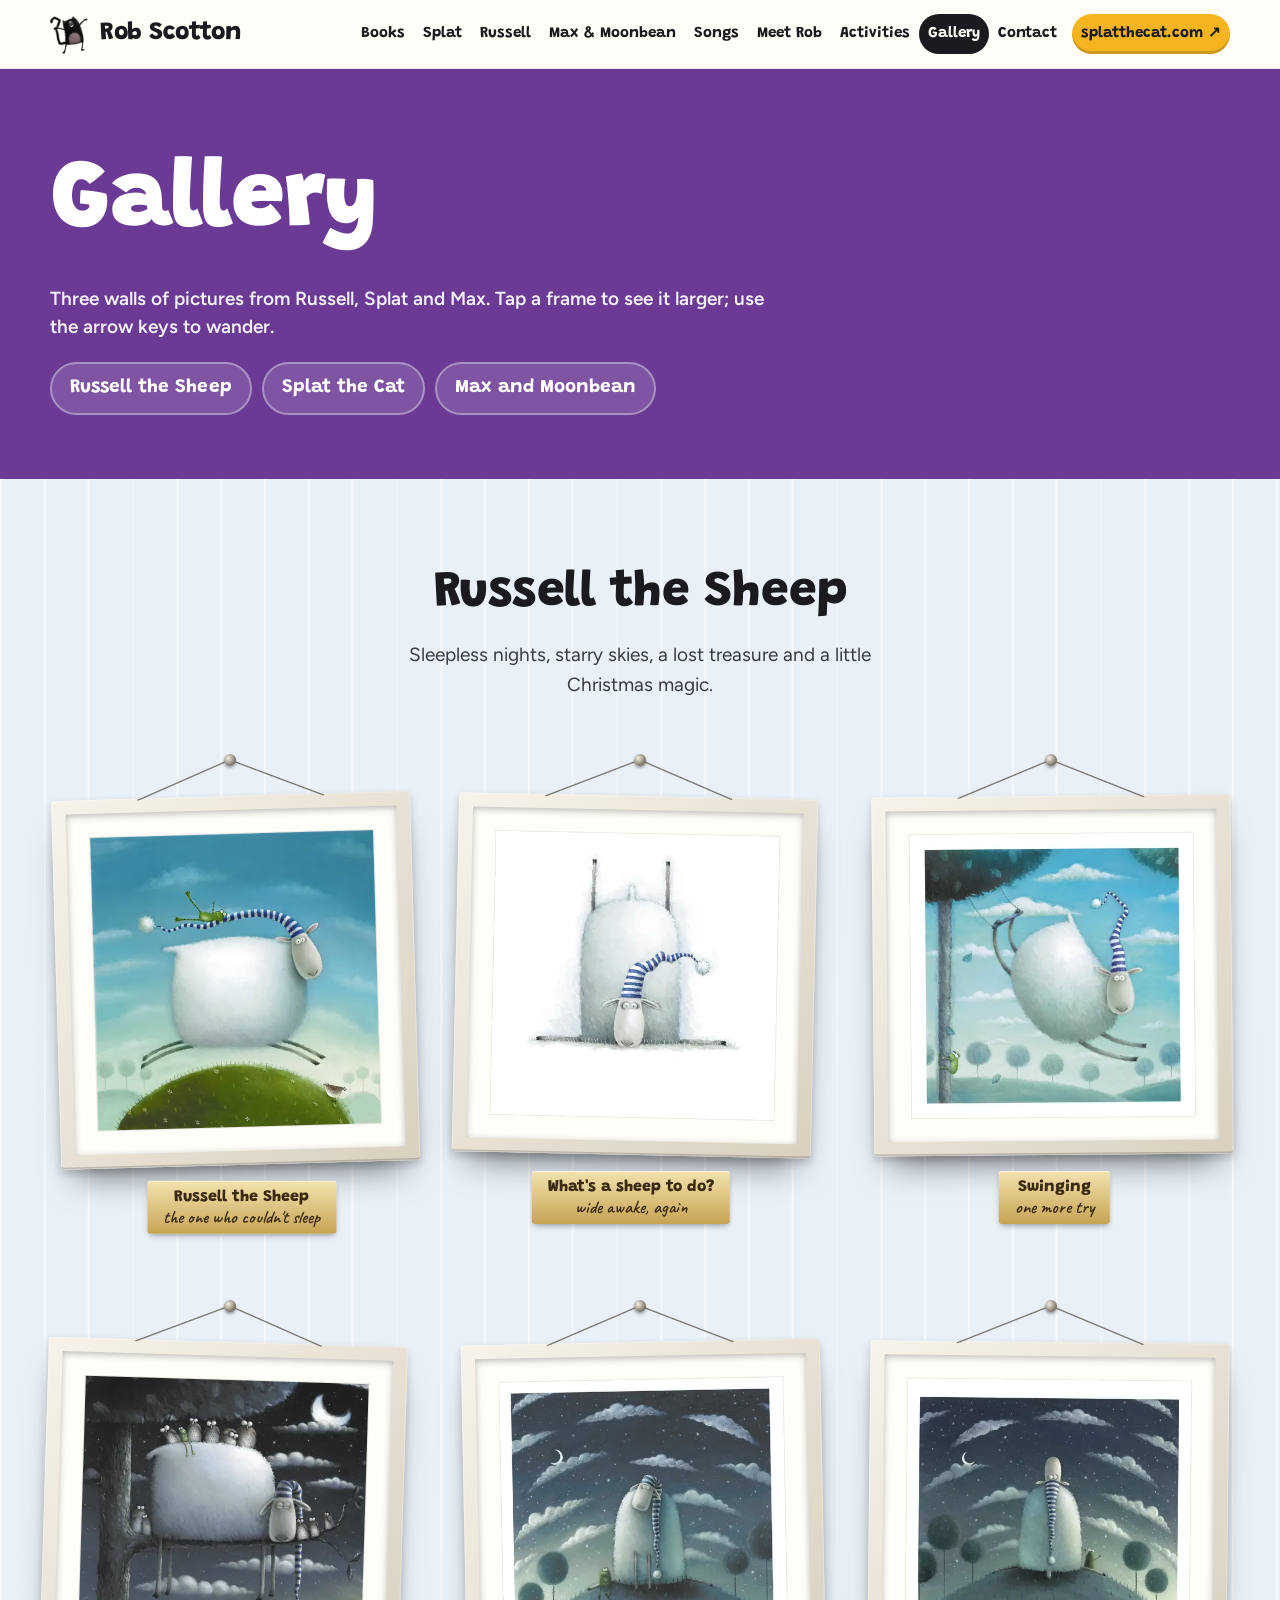
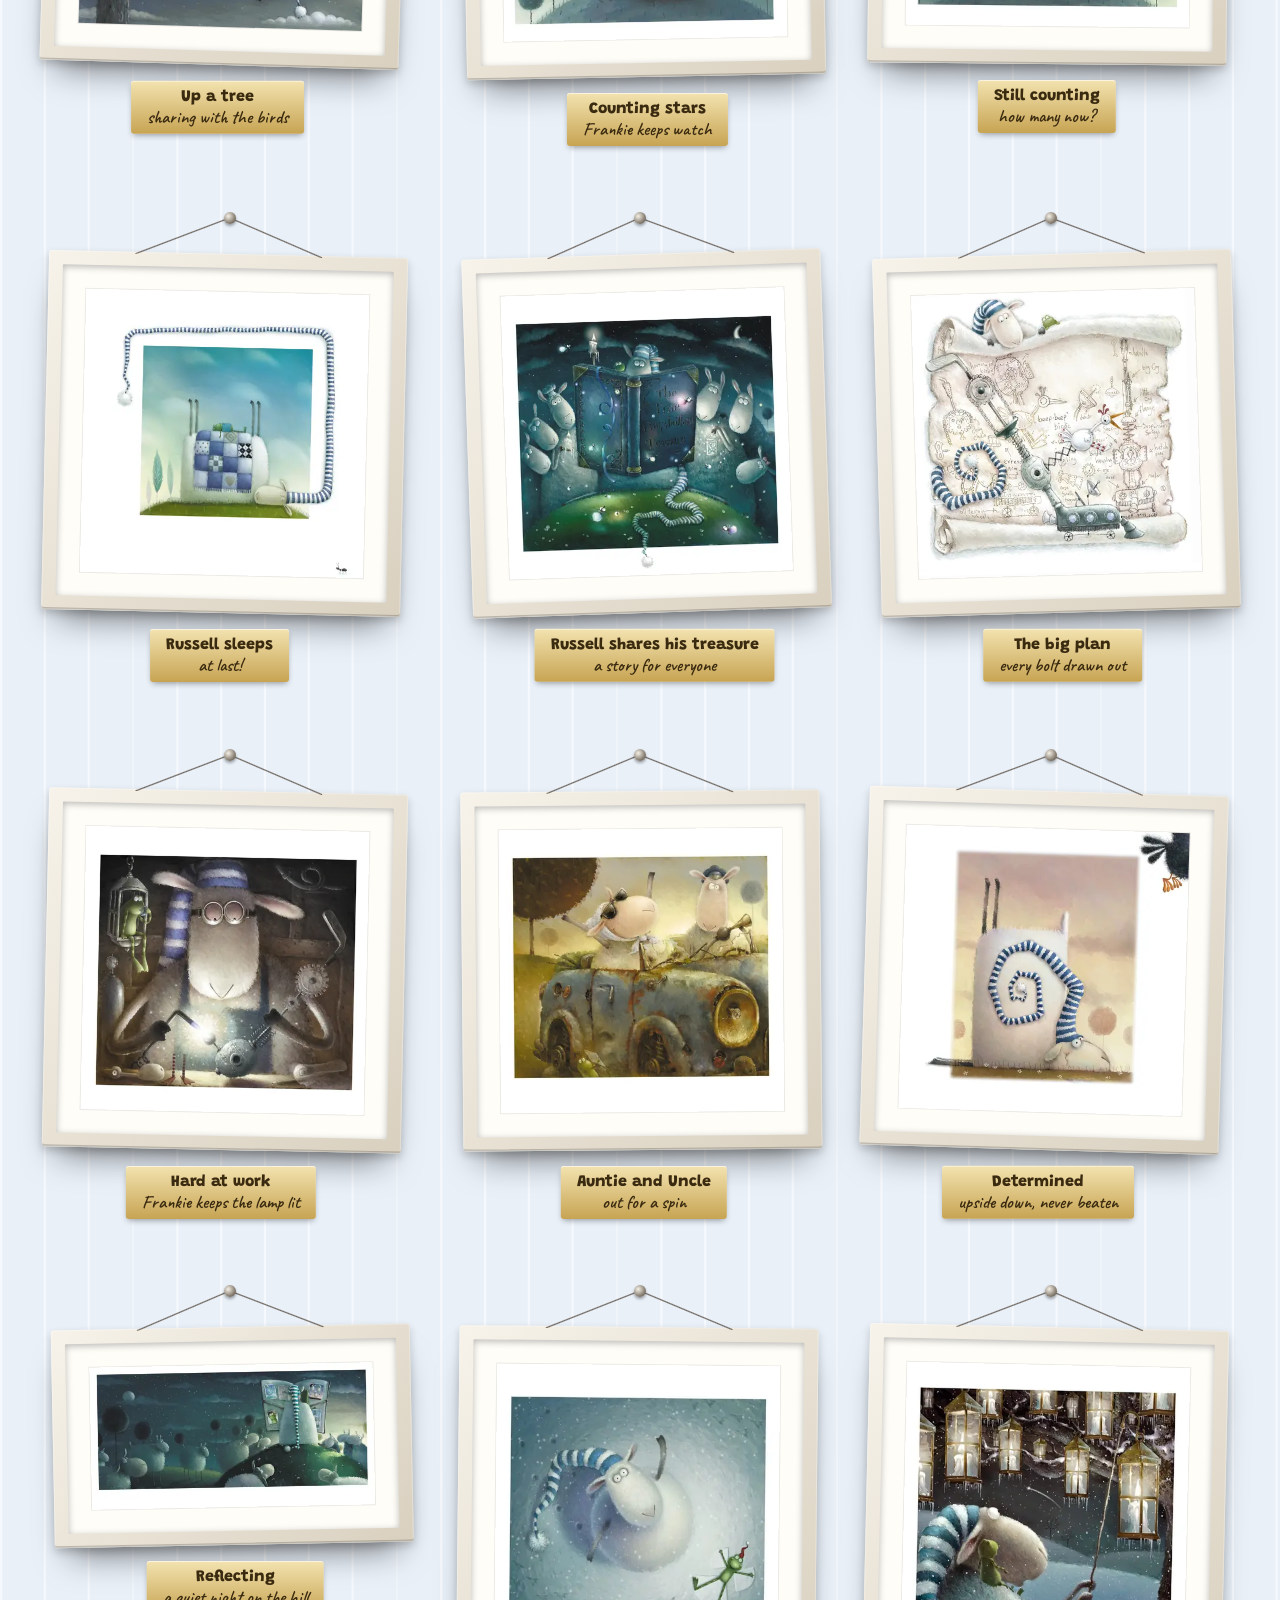
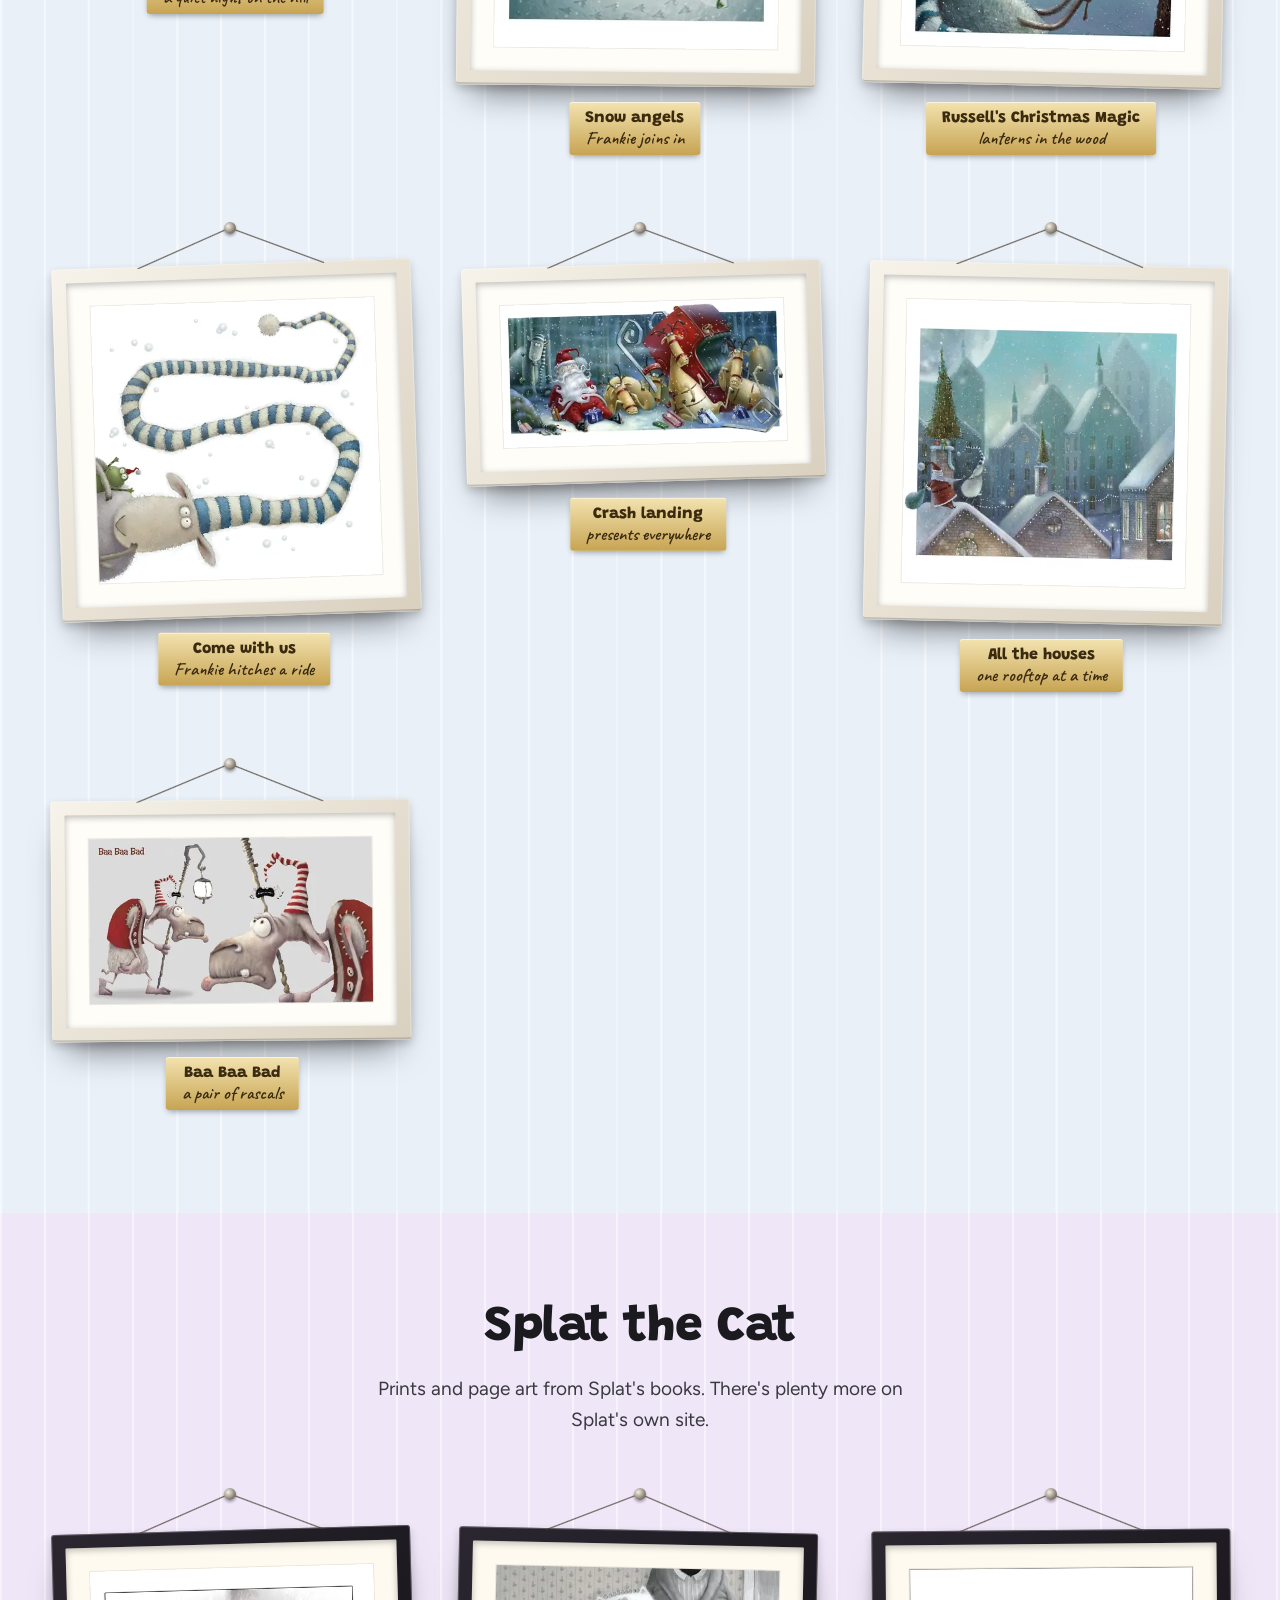
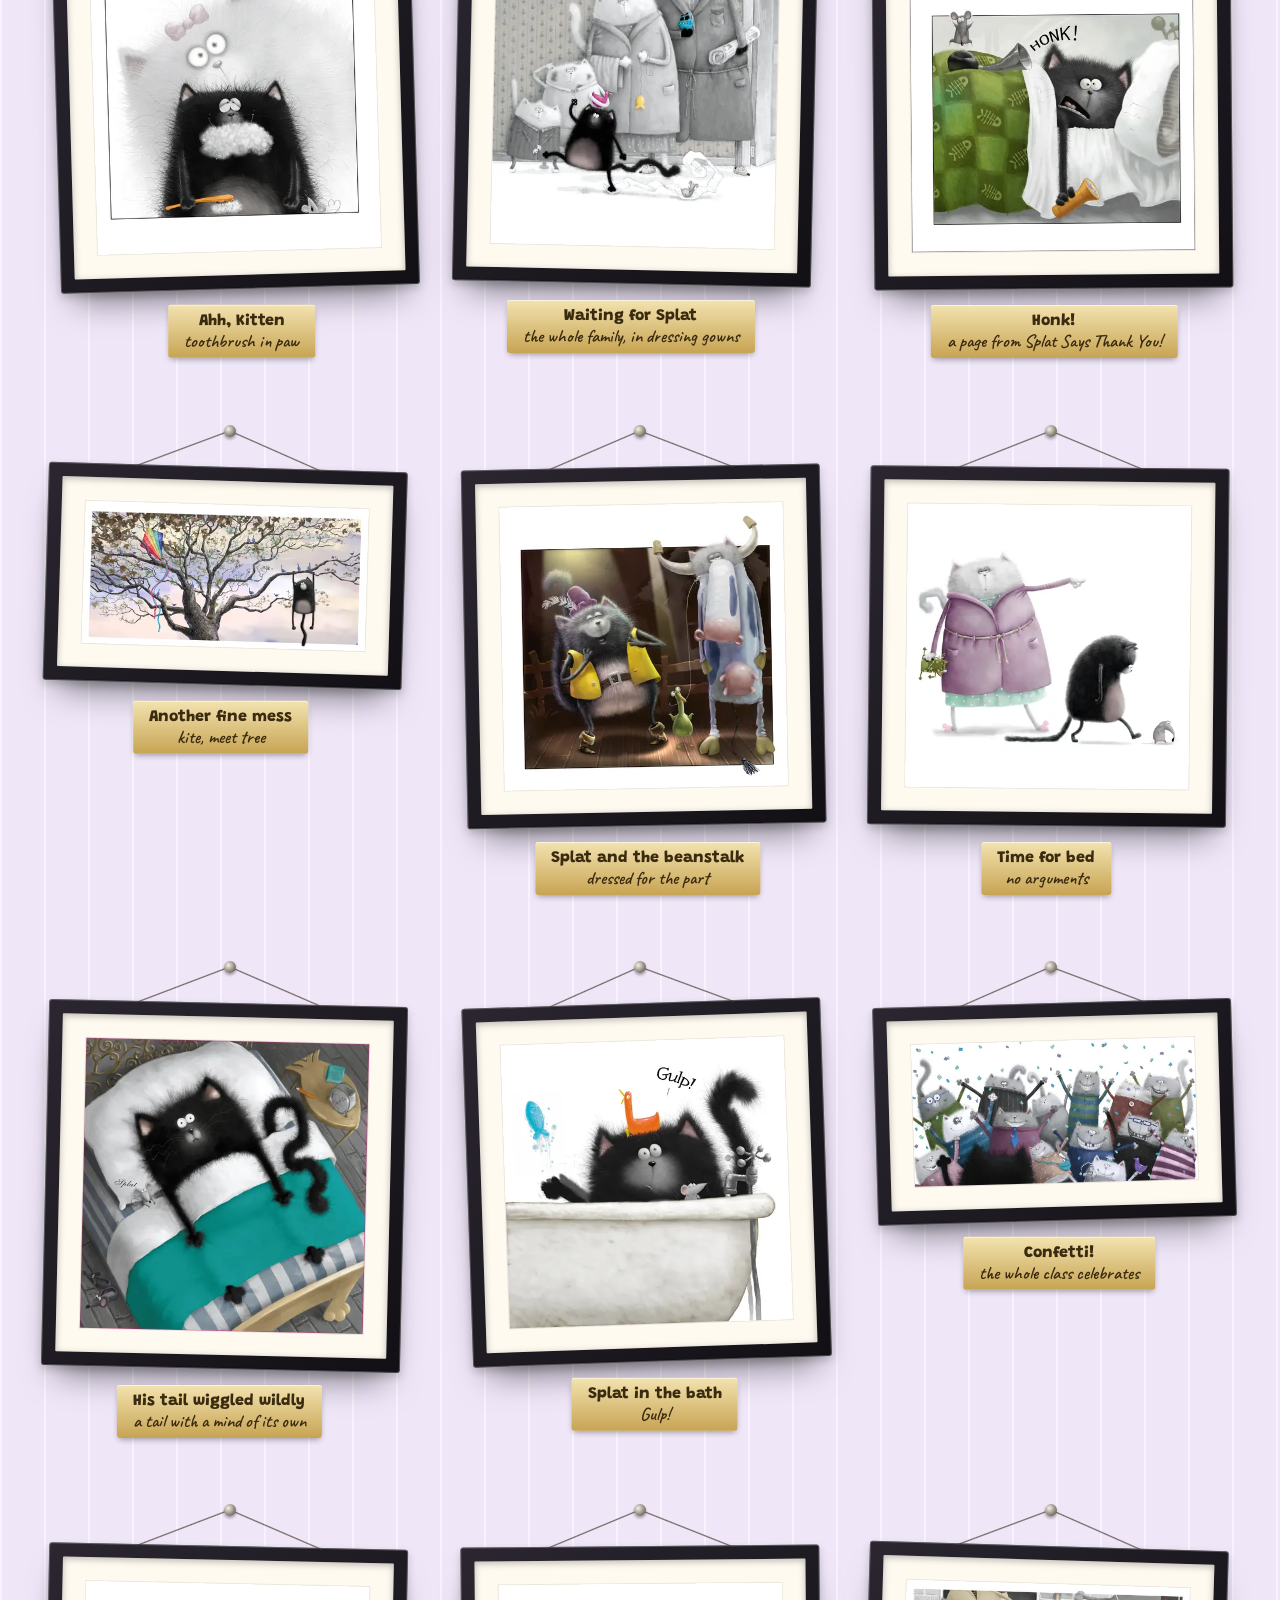
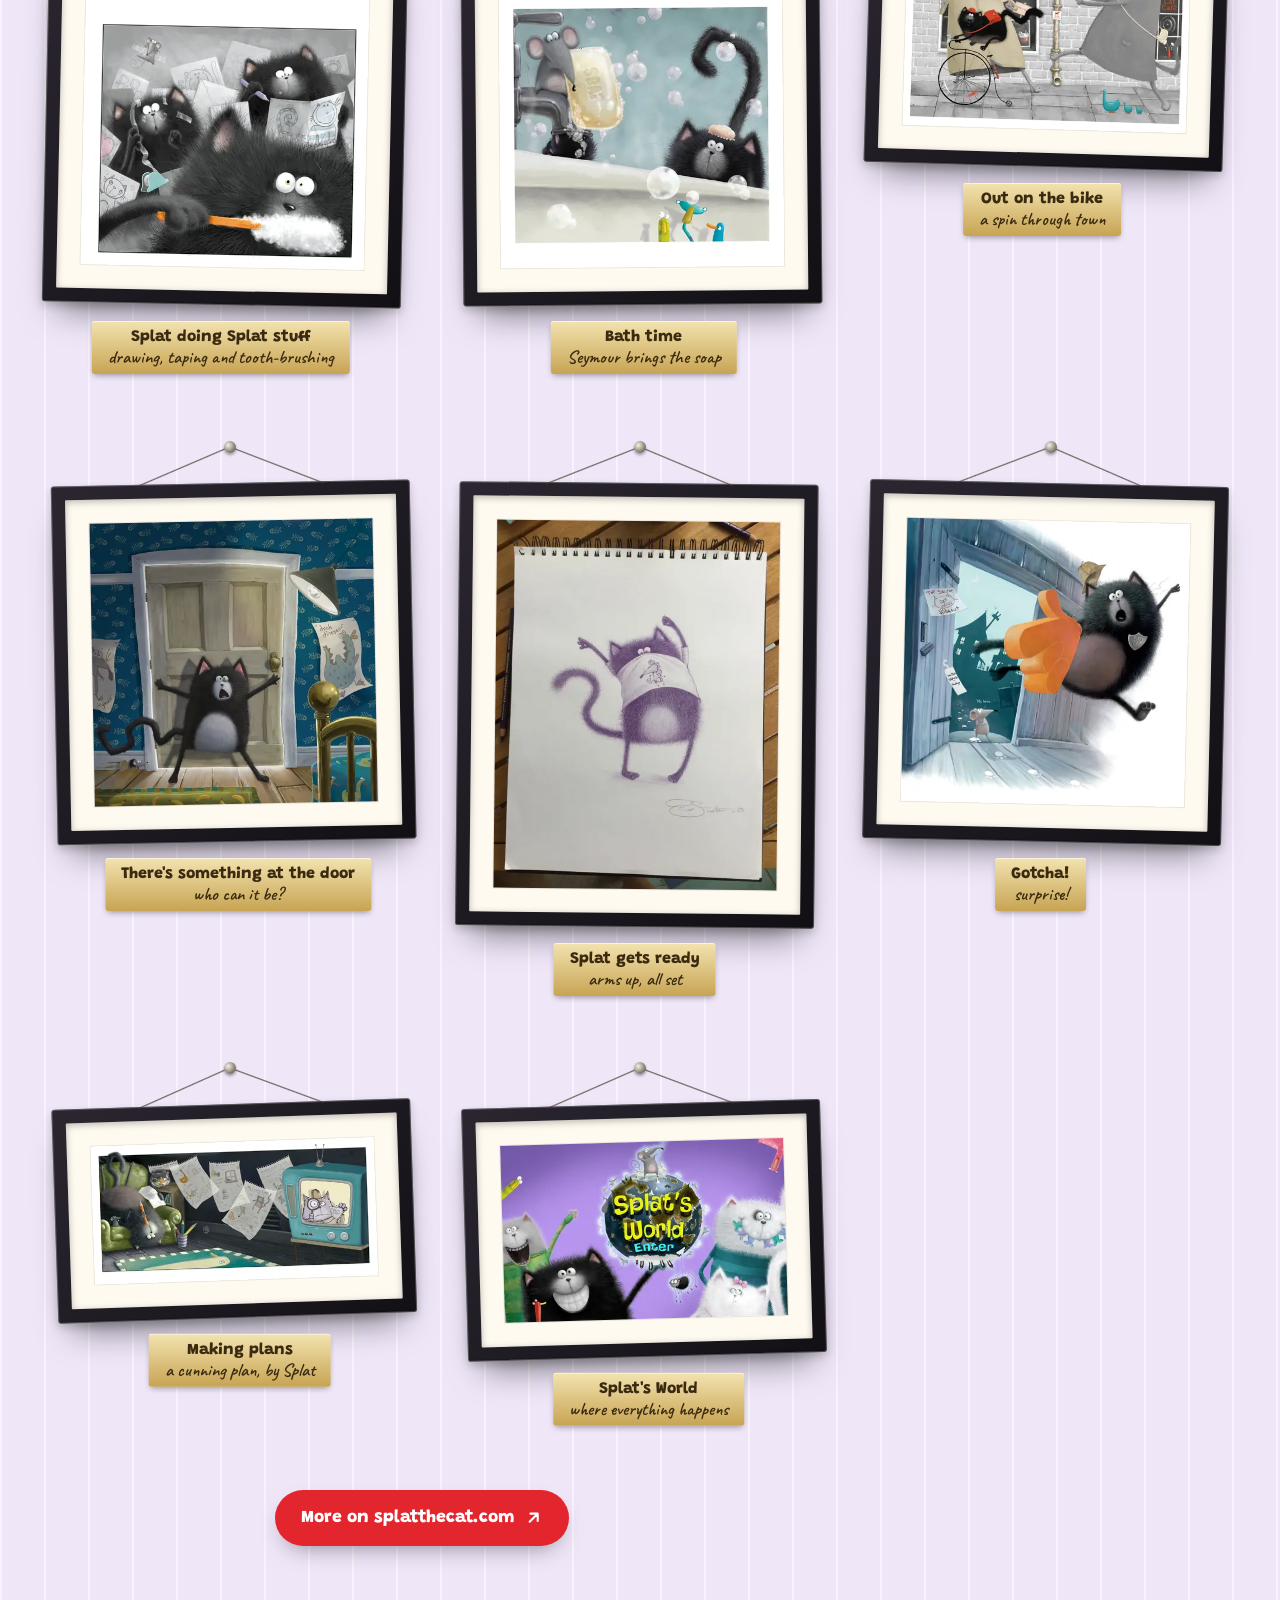
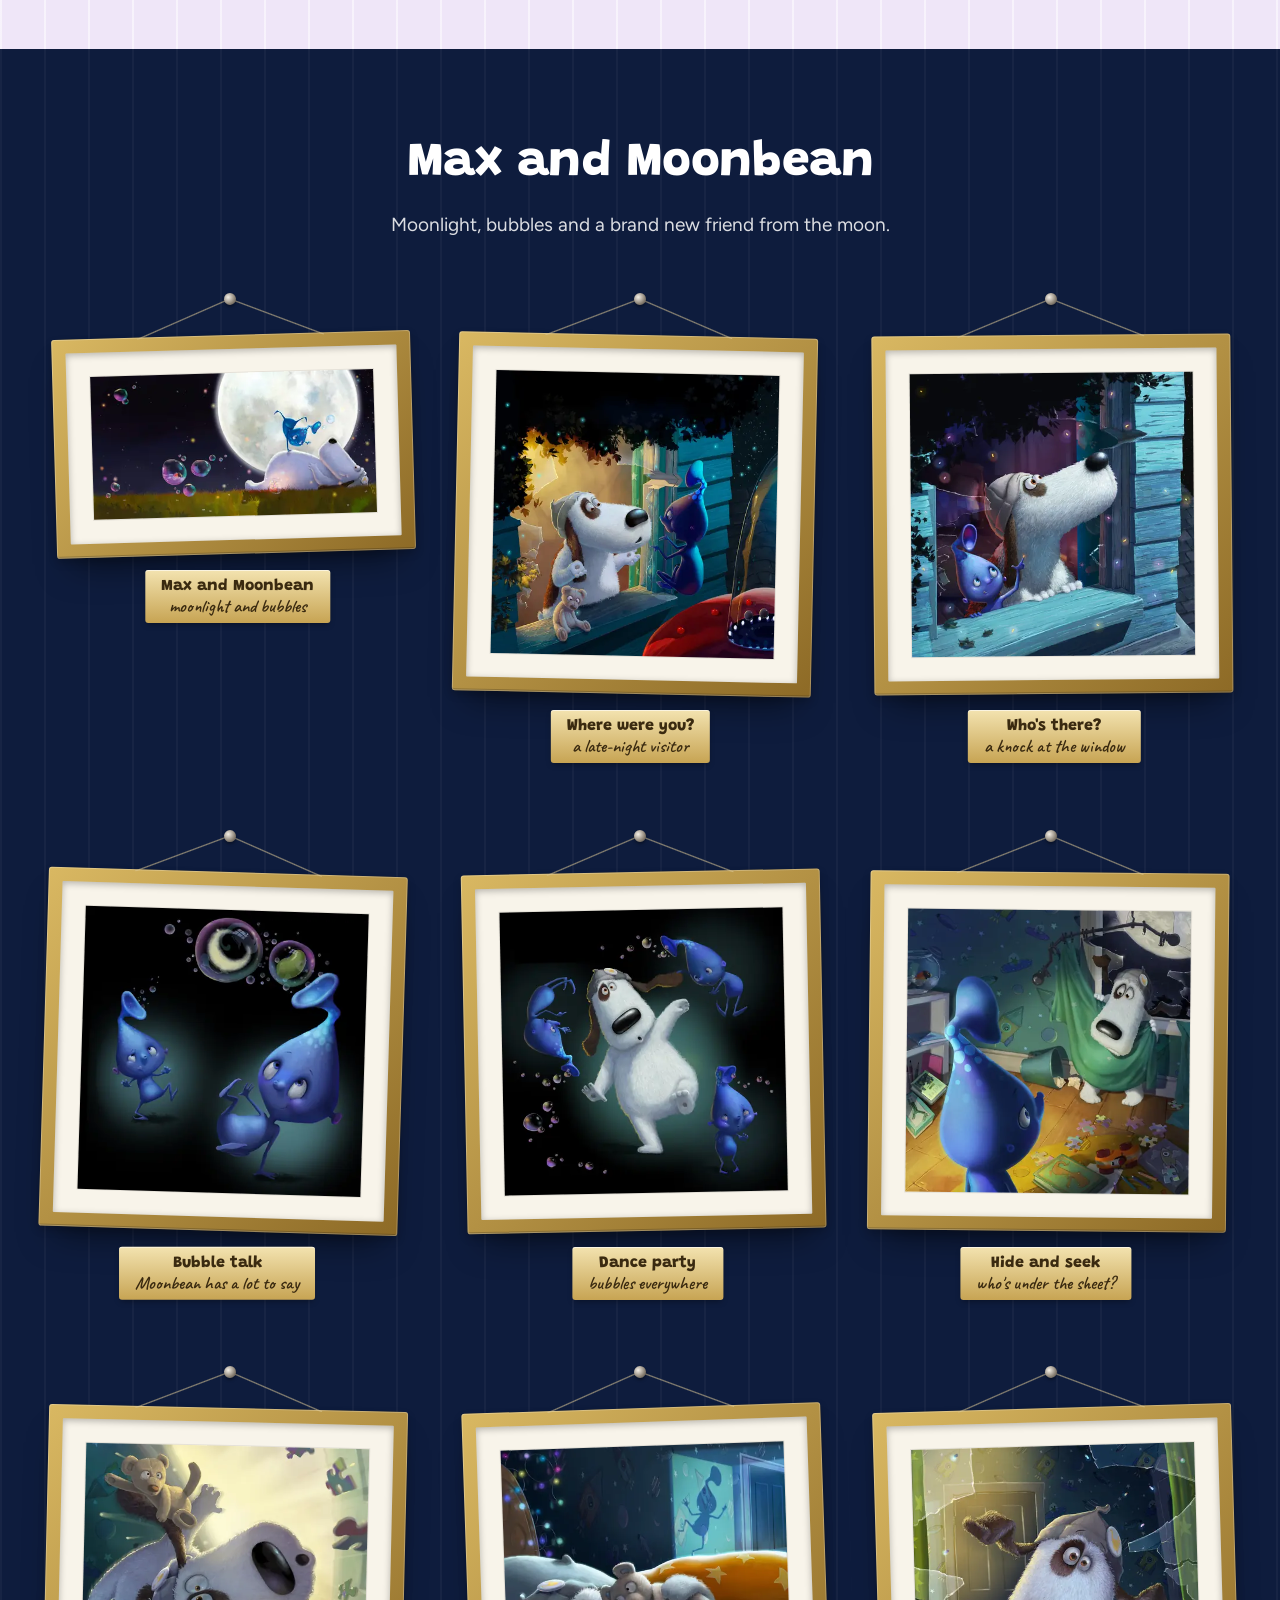
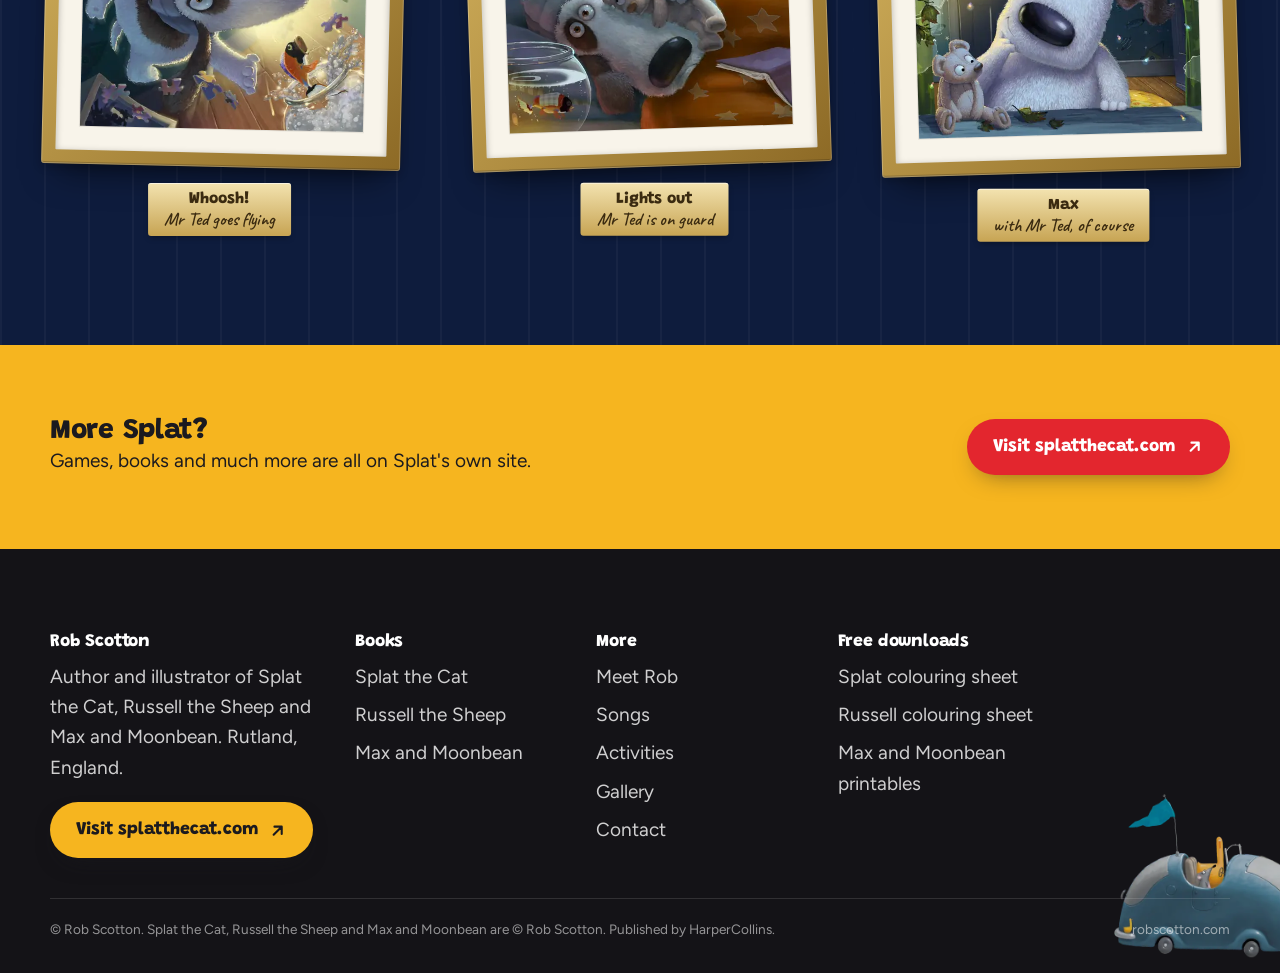
<file: site/gallery.html>
<!doctype html>
<html lang="en">
<head>
<meta charset="utf-8">
<meta name="viewport" content="width=device-width,initial-scale=1">
<title>Gallery | Rob Scotton</title>
<meta name="description" content="Artwork by Rob Scotton hung on three walls: Russell the Sheep, Splat the Cat and Max and Moonbean.">
<meta name="theme-color" content="#6A3A94">
<meta property="og:title" content="Gallery | Rob Scotton">
<meta property="og:description" content="Artwork by Rob Scotton hung on three walls: Russell the Sheep, Splat the Cat and Max and Moonbean.">
<meta property="og:type" content="website">
<meta property="og:url" content="https://www.robscotton.com/gallery.html">
<meta property="og:image" content="https://www.robscotton.com/img/home-eyes-1200.webp">
<link rel="canonical" href="https://www.robscotton.com/gallery.html">
<link rel="icon" href="assets/favicon.png" type="image/png">
<link rel="preconnect" href="https://fonts.googleapis.com">
<link rel="preconnect" href="https://fonts.gstatic.com" crossorigin>
<link href="https://fonts.googleapis.com/css2?family=Grandstander:wght@600..900&family=Figtree:ital,wght@0,400..800;1,400&display=swap" rel="stylesheet">
<link rel="stylesheet" href="assets/site.css?v=e6abe883">
<link href="https://fonts.googleapis.com/css2?family=Caveat:wght@500..700&display=swap" rel="stylesheet">
</head>
<body>
<a class="sr" href="#main">Skip to content</a>
<header class="top">
  <div class="wrap">
    <a class="brand" href="index.html"><img src="img/splat-cutout-480.webp" alt="" width="40" height="40">Rob Scotton<small>Books</small></a>
    <button class="burger" aria-label="Menu" aria-expanded="false" aria-controls="nav"><span></span><span></span><span></span></button>
    <nav class="nav" id="nav" aria-label="Site"><a href="index.html">Books</a><a href="splat.html"><span class="full">Splat the Cat</span><span class="short" aria-hidden="true">Splat</span></a><a href="russell.html"><span class="full">Russell the Sheep</span><span class="short" aria-hidden="true">Russell</span></a><a href="max.html"><span class="full">Max and Moonbean</span><span class="short" aria-hidden="true">Max &amp; Moonbean</span></a><a href="songs.html">Songs</a><a href="about.html">Meet Rob</a><a href="activities.html">Activities</a><a href="gallery.html" aria-current="page">Gallery</a><a href="contact.html">Contact</a><a class="splatlink" href="https://www.splatthecat.com" target="_blank" rel="noopener">splatthecat.com ↗</a></nav>
  </div>
</header>
<main id="main">

<section class="phero plum-band on-dark" style="padding-bottom:clamp(32px,5vw,64px)">
  <div class="wrap" style="grid-template-columns:1fr">
    <div><h1>Gallery</h1><p class="lede">Three walls of pictures from Russell, Splat and Max. Tap a frame to see it larger; use the arrow keys to wander.</p>
    <nav class="g-jump" aria-label="Gallery walls"><a href="#russell">Russell the Sheep</a><a href="#splat">Splat the Cat</a><a href="#max">Max and Moonbean</a></nav></div>
  </div>
</section>

<section class="g-wall wall-russell" id="russell" aria-labelledby="h-russell">
  <div class="wrap">
    <header class="g-head"><h2 id="h-russell">Russell the Sheep</h2><p>Sleepless nights, starry skies, a lost treasure and a little Christmas magic.</p></header>
    <div class="g-grid"><figure class="g-hang" style="--r:-1.6deg"><span class="g-nail" aria-hidden="true"></span><div class="g-frame"><button class="zoom g-frame-in" data-full="img/russell-cover-1162.webp" data-caption="Russell the Sheep: the one who couldn&#x27;t sleep" aria-label="View larger: Russell the Sheep leaping over a green hill with Frankie the frog riding on his hat"><img src="img/russell-cover-1162.webp" srcset="img/russell-cover-480.webp 480w, img/russell-cover-800.webp 800w, img/russell-cover-1162.webp 1162w" sizes="(max-width:520px) 86vw, (max-width:960px) 42vw, 28vw" width="1162" height="1200" alt="Russell the Sheep leaping over a green hill with Frankie the frog riding on his hat" loading="lazy" decoding="async" ></button></div><figcaption class="g-plaque"><b>Russell the Sheep</b><span>the one who couldn't sleep</span></figcaption></figure><figure class="g-hang" style="--r:1.2deg"><span class="g-nail" aria-hidden="true"></span><div class="g-frame"><button class="zoom g-frame-in" data-full="img/russell-what-to-do-1200.webp" data-caption="What&#x27;s a sheep to do?: wide awake, again" aria-label="View larger: Russell standing wide awake in his striped nightcap"><img src="img/russell-what-to-do-1200.webp" srcset="img/russell-what-to-do-480.webp 480w, img/russell-what-to-do-800.webp 800w, img/russell-what-to-do-1200.webp 1200w" sizes="(max-width:520px) 86vw, (max-width:960px) 42vw, 28vw" width="1200" height="1200" alt="Russell standing wide awake in his striped nightcap" loading="lazy" decoding="async" ></button></div><figcaption class="g-plaque"><b>What's a sheep to do?</b><span>wide awake, again</span></figcaption></figure><figure class="g-hang" style="--r:-0.5deg"><span class="g-nail" aria-hidden="true"></span><div class="g-frame"><button class="zoom g-frame-in" data-full="img/russell-swing-1200.webp" data-caption="Swinging: one more try" aria-label="View larger: Russell swinging from a tree while Frankie clings to the trunk"><img src="img/russell-swing-1200.webp" srcset="img/russell-swing-480.webp 480w, img/russell-swing-800.webp 800w, img/russell-swing-1200.webp 1200w" sizes="(max-width:520px) 86vw, (max-width:960px) 42vw, 28vw" width="1200" height="1200" alt="Russell swinging from a tree while Frankie clings to the trunk" loading="lazy" decoding="async" ></button></div><figcaption class="g-plaque"><b>Swinging</b><span>one more try</span></figcaption></figure><figure class="g-hang" style="--r:1.7deg"><span class="g-nail" aria-hidden="true"></span><div class="g-frame"><button class="zoom g-frame-in" data-full="img/russell-branch-1200.webp" data-caption="Up a tree: sharing with the birds" aria-label="View larger: Russell asleep on a branch with a row of birds"><img src="img/russell-branch-1200.webp" srcset="img/russell-branch-480.webp 480w, img/russell-branch-800.webp 800w, img/russell-branch-1200.webp 1200w" sizes="(max-width:520px) 86vw, (max-width:960px) 42vw, 28vw" width="1200" height="1047" alt="Russell asleep on a branch with a row of birds" loading="lazy" decoding="async" ></button></div><figcaption class="g-plaque"><b>Up a tree</b><span>sharing with the birds</span></figcaption></figure><figure class="g-hang" style="--r:-1.1deg"><span class="g-nail" aria-hidden="true"></span><div class="g-frame"><button class="zoom g-frame-in" data-full="img/russell-stars-1200.webp" data-caption="Counting stars: Frankie keeps watch" aria-label="View larger: Russell sitting on a hill under a night sky with Frankie"><img src="img/russell-stars-1200.webp" srcset="img/russell-stars-480.webp 480w, img/russell-stars-800.webp 800w, img/russell-stars-1200.webp 1200w" sizes="(max-width:520px) 86vw, (max-width:960px) 42vw, 28vw" width="1200" height="1098" alt="Russell sitting on a hill under a night sky with Frankie" loading="lazy" decoding="async" ></button></div><figcaption class="g-plaque"><b>Counting stars</b><span>Frankie keeps watch</span></figcaption></figure><figure class="g-hang" style="--r:0.6deg"><span class="g-nail" aria-hidden="true"></span><div class="g-frame"><button class="zoom g-frame-in" data-full="img/russell-stars-2-1200.webp" data-caption="Still counting: how many now?" aria-label="View larger: Russell seen from behind, gazing at the night sky"><img src="img/russell-stars-2-1200.webp" srcset="img/russell-stars-2-480.webp 480w, img/russell-stars-2-800.webp 800w, img/russell-stars-2-1200.webp 1200w" sizes="(max-width:520px) 86vw, (max-width:960px) 42vw, 28vw" width="1200" height="1043" alt="Russell seen from behind, gazing at the night sky" loading="lazy" decoding="async" ></button></div><figcaption class="g-plaque"><b>Still counting</b><span>how many now?</span></figcaption></figure><figure class="g-hang" style="--r:1.3deg"><span class="g-nail" aria-hidden="true"></span><div class="g-frame"><button class="zoom g-frame-in" data-full="img/russell-sleeps-1200.webp" data-caption="Russell sleeps: at last!" aria-label="View larger: Russell asleep under a patchwork quilt, his long striped hat framing the picture"><img src="img/russell-sleeps-1200.webp" srcset="img/russell-sleeps-480.webp 480w, img/russell-sleeps-800.webp 800w, img/russell-sleeps-1200.webp 1200w" sizes="(max-width:520px) 86vw, (max-width:960px) 42vw, 28vw" width="1200" height="1200" alt="Russell asleep under a patchwork quilt, his long striped hat framing the picture" loading="lazy" decoding="async" ></button></div><figcaption class="g-plaque"><b>Russell sleeps</b><span>at last!</span></figcaption></figure><figure class="g-hang" style="--r:-1.9deg"><span class="g-nail" aria-hidden="true"></span><div class="g-frame"><button class="zoom g-frame-in" data-full="img/russell-lt-shares-1200.webp" data-caption="Russell shares his treasure: a story for everyone" aria-label="View larger: Russell reading from a glowing book to the flock under the night sky"><img src="img/russell-lt-shares-1200.webp" srcset="img/russell-lt-shares-480.webp 480w, img/russell-lt-shares-800.webp 800w, img/russell-lt-shares-1200.webp 1200w" sizes="(max-width:520px) 86vw, (max-width:960px) 42vw, 28vw" width="1200" height="1200" alt="Russell reading from a glowing book to the flock under the night sky" loading="lazy" decoding="async" ></button></div><figcaption class="g-plaque"><b>Russell shares his treasure</b><span>a story for everyone</span></figcaption></figure><figure class="g-hang" style="--r:-1.6deg"><span class="g-nail" aria-hidden="true"></span><div class="g-frame"><button class="zoom g-frame-in" data-full="img/russell-lt-plan-1200.webp" data-caption="The big plan: every bolt drawn out" aria-label="View larger: Russell peeping over a long scroll of drawings for a treasure-hunting machine"><img src="img/russell-lt-plan-1200.webp" srcset="img/russell-lt-plan-480.webp 480w, img/russell-lt-plan-800.webp 800w, img/russell-lt-plan-1200.webp 1200w" sizes="(max-width:520px) 86vw, (max-width:960px) 42vw, 28vw" width="1200" height="1200" alt="Russell peeping over a long scroll of drawings for a treasure-hunting machine" loading="lazy" decoding="async" ></button></div><figcaption class="g-plaque"><b>The big plan</b><span>every bolt drawn out</span></figcaption></figure><figure class="g-hang" style="--r:1.2deg"><span class="g-nail" aria-hidden="true"></span><div class="g-frame"><button class="zoom g-frame-in" data-full="img/russell-lt-welding-1200.webp" data-caption="Hard at work: Frankie keeps the lamp lit" aria-label="View larger: Russell in goggles welding a gadget while Frankie sits in a lantern"><img src="img/russell-lt-welding-1200.webp" srcset="img/russell-lt-welding-480.webp 480w, img/russell-lt-welding-800.webp 800w, img/russell-lt-welding-1200.webp 1200w" sizes="(max-width:520px) 86vw, (max-width:960px) 42vw, 28vw" width="1200" height="1200" alt="Russell in goggles welding a gadget while Frankie sits in a lantern" loading="lazy" decoding="async" ></button></div><figcaption class="g-plaque"><b>Hard at work</b><span>Frankie keeps the lamp lit</span></figcaption></figure><figure class="g-hang" style="--r:-0.5deg"><span class="g-nail" aria-hidden="true"></span><div class="g-frame"><button class="zoom g-frame-in" data-full="img/russell-lt-auntie-uncle-1200.webp" data-caption="Auntie and Uncle: out for a spin" aria-label="View larger: Two sheep in sunglasses riding in a battered old car"><img src="img/russell-lt-auntie-uncle-1200.webp" srcset="img/russell-lt-auntie-uncle-480.webp 480w, img/russell-lt-auntie-uncle-800.webp 800w, img/russell-lt-auntie-uncle-1200.webp 1200w" sizes="(max-width:520px) 86vw, (max-width:960px) 42vw, 28vw" width="1200" height="1200" alt="Two sheep in sunglasses riding in a battered old car" loading="lazy" decoding="async" ></button></div><figcaption class="g-plaque"><b>Auntie and Uncle</b><span>out for a spin</span></figcaption></figure><figure class="g-hang" style="--r:1.7deg"><span class="g-nail" aria-hidden="true"></span><div class="g-frame"><button class="zoom g-frame-in" data-full="img/russell-lt-determined-1200.webp" data-caption="Determined: upside down, never beaten" aria-label="View larger: Russell upside down in his striped nightcap, watched by a crow"><img src="img/russell-lt-determined-1200.webp" srcset="img/russell-lt-determined-480.webp 480w, img/russell-lt-determined-800.webp 800w, img/russell-lt-determined-1200.webp 1200w" sizes="(max-width:520px) 86vw, (max-width:960px) 42vw, 28vw" width="1200" height="1200" alt="Russell upside down in his striped nightcap, watched by a crow" loading="lazy" decoding="async" ></button></div><figcaption class="g-plaque"><b>Determined</b><span>upside down, never beaten</span></figcaption></figure><figure class="g-hang" style="--r:-1.1deg"><span class="g-nail" aria-hidden="true"></span><div class="g-frame"><button class="zoom g-frame-in" data-full="img/russell-lt-reflecting-1200.webp" data-caption="Reflecting: a quiet night on the hill" aria-label="View larger: Russell on a hilltop at night with the flock gathered below"><img src="img/russell-lt-reflecting-1200.webp" srcset="img/russell-lt-reflecting-480.webp 480w, img/russell-lt-reflecting-800.webp 800w, img/russell-lt-reflecting-1200.webp 1200w" sizes="(max-width:520px) 86vw, (max-width:960px) 42vw, 28vw" width="1200" height="600" alt="Russell on a hilltop at night with the flock gathered below" loading="lazy" decoding="async" ></button></div><figcaption class="g-plaque"><b>Reflecting</b><span>a quiet night on the hill</span></figcaption></figure><figure class="g-hang" style="--r:0.6deg"><span class="g-nail" aria-hidden="true"></span><div class="g-frame"><button class="zoom g-frame-in" data-full="img/russell-art-1-848.webp" data-caption="Snow angels: Frankie joins in" aria-label="View larger: Russell making a snow angel with Frankie the frog"><img src="img/russell-art-1-848.webp" srcset="img/russell-art-1-480.webp 480w, img/russell-art-1-800.webp 800w, img/russell-art-1-848.webp 848w" sizes="(max-width:520px) 86vw, (max-width:960px) 42vw, 28vw" width="848" height="847" alt="Russell making a snow angel with Frankie the frog" loading="lazy" decoding="async" ></button></div><figcaption class="g-plaque"><b>Snow angels</b><span>Frankie joins in</span></figcaption></figure><figure class="g-hang" style="--r:1.3deg"><span class="g-nail" aria-hidden="true"></span><div class="g-frame"><button class="zoom g-frame-in" data-full="img/russell-art-2-518.webp" data-caption="Russell&#x27;s Christmas Magic: lanterns in the wood" aria-label="View larger: Russell carrying Frankie past glowing lanterns in the snow"><img src="img/russell-art-2-518.webp" srcset="img/russell-art-2-480.webp 480w, img/russell-art-2-518.webp 518w" sizes="(max-width:520px) 86vw, (max-width:960px) 42vw, 28vw" width="518" height="518" alt="Russell carrying Frankie past glowing lanterns in the snow" loading="lazy" decoding="async" ></button></div><figcaption class="g-plaque"><b>Russell's Christmas Magic</b><span>lanterns in the wood</span></figcaption></figure><figure class="g-hang" style="--r:-1.9deg"><span class="g-nail" aria-hidden="true"></span><div class="g-frame"><button class="zoom g-frame-in" data-full="img/russell-come-with-us-1200.webp" data-caption="Come with us: Frankie hitches a ride" aria-label="View larger: Russell&#x27;s long striped nightcap snaking across the snow, with Frankie the frog in a Santa hat riding on his back"><img src="img/russell-come-with-us-1200.webp" srcset="img/russell-come-with-us-480.webp 480w, img/russell-come-with-us-800.webp 800w, img/russell-come-with-us-1200.webp 1200w" sizes="(max-width:520px) 86vw, (max-width:960px) 42vw, 28vw" width="1200" height="1176" alt="Russell&#x27;s long striped nightcap snaking across the snow, with Frankie the frog in a Santa hat riding on his back" loading="lazy" decoding="async" ></button></div><figcaption class="g-plaque"><b>Come with us</b><span>Frankie hitches a ride</span></figcaption></figure><figure class="g-hang" style="--r:-1.6deg"><span class="g-nail" aria-hidden="true"></span><div class="g-frame"><button class="zoom g-frame-in" data-full="img/russell-santa-crashed-1200.webp" data-caption="Crash landing: presents everywhere" aria-label="View larger: Santa sitting dazed in the snow beside his toppled sleigh and tangled reindeer, with Russell peeping out from behind a tree"><img src="img/russell-santa-crashed-1200.webp" srcset="img/russell-santa-crashed-480.webp 480w, img/russell-santa-crashed-800.webp 800w, img/russell-santa-crashed-1200.webp 1200w" sizes="(max-width:520px) 86vw, (max-width:960px) 42vw, 28vw" width="1200" height="600" alt="Santa sitting dazed in the snow beside his toppled sleigh and tangled reindeer, with Russell peeping out from behind a tree" loading="lazy" decoding="async" ></button></div><figcaption class="g-plaque"><b>Crash landing</b><span>presents everywhere</span></figcaption></figure><figure class="g-hang" style="--r:1.2deg"><span class="g-nail" aria-hidden="true"></span><div class="g-frame"><button class="zoom g-frame-in" data-full="img/russell-all-the-houses-1200.webp" data-caption="All the houses: one rooftop at a time" aria-label="View larger: Santa with his sack and Russell in his striped nightcap on a snowy rooftop above a town of tall houses"><img src="img/russell-all-the-houses-1200.webp" srcset="img/russell-all-the-houses-480.webp 480w, img/russell-all-the-houses-800.webp 800w, img/russell-all-the-houses-1200.webp 1200w" sizes="(max-width:520px) 86vw, (max-width:960px) 42vw, 28vw" width="1200" height="1200" alt="Santa with his sack and Russell in his striped nightcap on a snowy rooftop above a town of tall houses" loading="lazy" decoding="async" ></button></div><figcaption class="g-plaque"><b>All the houses</b><span>one rooftop at a time</span></figcaption></figure><figure class="g-hang" style="--r:-0.5deg"><span class="g-nail" aria-hidden="true"></span><div class="g-frame"><button class="zoom g-frame-in" data-full="img/russell-baa-baa-bad-1200.webp" data-caption="Baa Baa Bad: a pair of rascals" aria-label="View larger: Two scruffy rascals in red waistcoats and striped hats, one carrying a crook with a lantern, each with a little spider"><img src="img/russell-baa-baa-bad-1200.webp" srcset="img/russell-baa-baa-bad-480.webp 480w, img/russell-baa-baa-bad-800.webp 800w, img/russell-baa-baa-bad-1200.webp 1200w" sizes="(max-width:520px) 86vw, (max-width:960px) 42vw, 28vw" width="1200" height="700" alt="Two scruffy rascals in red waistcoats and striped hats, one carrying a crook with a lantern, each with a little spider" loading="lazy" decoding="async" ></button></div><figcaption class="g-plaque"><b>Baa Baa Bad</b><span>a pair of rascals</span></figcaption></figure></div>
    
  </div>
</section>
<section class="g-wall wall-splat" id="splat" aria-labelledby="h-splat">
  <div class="wrap">
    <header class="g-head"><h2 id="h-splat">Splat the Cat</h2><p>Prints and page art from Splat's books. There's plenty more on Splat's own site.</p></header>
    <div class="g-grid"><figure class="g-hang" style="--r:-1.6deg"><span class="g-nail" aria-hidden="true"></span><div class="g-frame"><button class="zoom g-frame-in" data-full="img/print-ahh-kitten-1200.webp" data-caption="Ahh, Kitten: toothbrush in paw" aria-label="View larger: Kitten, a white fluffy cat with a bow, and Splat"><img src="img/print-ahh-kitten-1200.webp" srcset="img/print-ahh-kitten-480.webp 480w, img/print-ahh-kitten-800.webp 800w, img/print-ahh-kitten-1200.webp 1200w" sizes="(max-width:520px) 86vw, (max-width:960px) 42vw, 28vw" width="1200" height="1200" alt="Kitten, a white fluffy cat with a bow, and Splat" loading="lazy" decoding="async" ></button></div><figcaption class="g-plaque"><b>Ahh, Kitten</b><span>toothbrush in paw</span></figcaption></figure><figure class="g-hang" style="--r:1.2deg"><span class="g-nail" aria-hidden="true"></span><div class="g-frame"><button class="zoom g-frame-in" data-full="img/print-waiting-for-splat-1200.webp" data-caption="Waiting for Splat: the whole family, in dressing gowns" aria-label="View larger: Splat racing past the family in dressing gowns"><img src="img/print-waiting-for-splat-1200.webp" srcset="img/print-waiting-for-splat-480.webp 480w, img/print-waiting-for-splat-800.webp 800w, img/print-waiting-for-splat-1200.webp 1200w" sizes="(max-width:520px) 86vw, (max-width:960px) 42vw, 28vw" width="1200" height="1181" alt="Splat racing past the family in dressing gowns" loading="lazy" decoding="async" ></button></div><figcaption class="g-plaque"><b>Waiting for Splat</b><span>the whole family, in dressing gowns</span></figcaption></figure><figure class="g-hang" style="--r:-0.5deg"><span class="g-nail" aria-hidden="true"></span><div class="g-frame"><button class="zoom g-frame-in" data-full="img/print-thankyou-p20-08-copy-1200.webp" data-caption="Honk!: a page from Splat Says Thank You!" aria-label="View larger: Splat with a foghorn"><img src="img/print-thankyou-p20-08-copy-1200.webp" srcset="img/print-thankyou-p20-08-copy-480.webp 480w, img/print-thankyou-p20-08-copy-800.webp 800w, img/print-thankyou-p20-08-copy-1200.webp 1200w" sizes="(max-width:520px) 86vw, (max-width:960px) 42vw, 28vw" width="1200" height="1200" alt="Splat with a foghorn" loading="lazy" decoding="async" ></button></div><figcaption class="g-plaque"><b>Honk!</b><span>a page from Splat Says Thank You!</span></figcaption></figure><figure class="g-hang" style="--r:1.7deg"><span class="g-nail" aria-hidden="true"></span><div class="g-frame"><button class="zoom g-frame-in" data-full="img/print-splat-another-fine-mess-1200.webp" data-caption="Another fine mess: kite, meet tree" aria-label="View larger: Splat hanging from a tree with a kite"><img src="img/print-splat-another-fine-mess-1200.webp" srcset="img/print-splat-another-fine-mess-480.webp 480w, img/print-splat-another-fine-mess-800.webp 800w, img/print-splat-another-fine-mess-1200.webp 1200w" sizes="(max-width:520px) 86vw, (max-width:960px) 42vw, 28vw" width="1200" height="600" alt="Splat hanging from a tree with a kite" loading="lazy" decoding="async" ></button></div><figcaption class="g-plaque"><b>Another fine mess</b><span>kite, meet tree</span></figcaption></figure><figure class="g-hang" style="--r:-1.1deg"><span class="g-nail" aria-hidden="true"></span><div class="g-frame"><button class="zoom g-frame-in" data-full="img/print-splat-and-the-beanstalk-copy-1200.webp" data-caption="Splat and the beanstalk: dressed for the part" aria-label="View larger: Splat dressed up for the beanstalk"><img src="img/print-splat-and-the-beanstalk-copy-1200.webp" srcset="img/print-splat-and-the-beanstalk-copy-480.webp 480w, img/print-splat-and-the-beanstalk-copy-800.webp 800w, img/print-splat-and-the-beanstalk-copy-1200.webp 1200w" sizes="(max-width:520px) 86vw, (max-width:960px) 42vw, 28vw" width="1200" height="1200" alt="Splat dressed up for the beanstalk" loading="lazy" decoding="async" ></button></div><figcaption class="g-plaque"><b>Splat and the beanstalk</b><span>dressed for the part</span></figcaption></figure><figure class="g-hang" style="--r:0.6deg"><span class="g-nail" aria-hidden="true"></span><div class="g-frame"><button class="zoom g-frame-in" data-full="img/print-time-for-bed-copy-1200.webp" data-caption="Time for bed: no arguments" aria-label="View larger: Splat&#x27;s mum sends him to bed"><img src="img/print-time-for-bed-copy-1200.webp" srcset="img/print-time-for-bed-copy-480.webp 480w, img/print-time-for-bed-copy-800.webp 800w, img/print-time-for-bed-copy-1200.webp 1200w" sizes="(max-width:520px) 86vw, (max-width:960px) 42vw, 28vw" width="1200" height="1200" alt="Splat&#x27;s mum sends him to bed" loading="lazy" decoding="async" ></button></div><figcaption class="g-plaque"><b>Time for bed</b><span>no arguments</span></figcaption></figure><figure class="g-hang" style="--r:1.3deg"><span class="g-nail" aria-hidden="true"></span><div class="g-frame"><button class="zoom g-frame-in" data-full="img/tail-wiggled-bed-1173.webp" data-caption="His tail wiggled wildly: a tail with a mind of its own" aria-label="View larger: Splat in bed, his tail wiggling"><img src="img/tail-wiggled-bed-1173.webp" srcset="img/tail-wiggled-bed-480.webp 480w, img/tail-wiggled-bed-800.webp 800w, img/tail-wiggled-bed-1173.webp 1173w" sizes="(max-width:520px) 86vw, (max-width:960px) 42vw, 28vw" width="1173" height="1200" alt="Splat in bed, his tail wiggling" loading="lazy" decoding="async" ></button></div><figcaption class="g-plaque"><b>His tail wiggled wildly</b><span>a tail with a mind of its own</span></figcaption></figure><figure class="g-hang" style="--r:-1.9deg"><span class="g-nail" aria-hidden="true"></span><div class="g-frame"><button class="zoom g-frame-in" data-full="img/print-splat-in-bath-1200.webp" data-caption="Splat in the bath: Gulp!" aria-label="View larger: Splat in the bath"><img src="img/print-splat-in-bath-1200.webp" srcset="img/print-splat-in-bath-480.webp 480w, img/print-splat-in-bath-800.webp 800w, img/print-splat-in-bath-1200.webp 1200w" sizes="(max-width:520px) 86vw, (max-width:960px) 42vw, 28vw" width="1200" height="1200" alt="Splat in the bath" loading="lazy" decoding="async" ></button></div><figcaption class="g-plaque"><b>Splat in the bath</b><span>Gulp!</span></figcaption></figure><figure class="g-hang" style="--r:-1.6deg"><span class="g-nail" aria-hidden="true"></span><div class="g-frame"><button class="zoom g-frame-in" data-full="img/print-confetti-scene-flat-1200.webp" data-caption="Confetti!: the whole class celebrates" aria-label="View larger: A crowd of cats cheering under confetti"><img src="img/print-confetti-scene-flat-1200.webp" srcset="img/print-confetti-scene-flat-480.webp 480w, img/print-confetti-scene-flat-800.webp 800w, img/print-confetti-scene-flat-1200.webp 1200w" sizes="(max-width:520px) 86vw, (max-width:960px) 42vw, 28vw" width="1200" height="600" alt="A crowd of cats cheering under confetti" loading="lazy" decoding="async" ></button></div><figcaption class="g-plaque"><b>Confetti!</b><span>the whole class celebrates</span></figcaption></figure><figure class="g-hang" style="--r:1.2deg"><span class="g-nail" aria-hidden="true"></span><div class="g-frame"><button class="zoom g-frame-in" data-full="img/print-splat-doing-splat-stuff-1200.webp" data-caption="Splat doing Splat stuff: drawing, taping and tooth-brushing" aria-label="View larger: Splat drawing, taping and brushing his teeth"><img src="img/print-splat-doing-splat-stuff-1200.webp" srcset="img/print-splat-doing-splat-stuff-480.webp 480w, img/print-splat-doing-splat-stuff-800.webp 800w, img/print-splat-doing-splat-stuff-1200.webp 1200w" sizes="(max-width:520px) 86vw, (max-width:960px) 42vw, 28vw" width="1200" height="1200" alt="Splat drawing, taping and brushing his teeth" loading="lazy" decoding="async" ></button></div><figcaption class="g-plaque"><b>Splat doing Splat stuff</b><span>drawing, taping and tooth-brushing</span></figcaption></figure><figure class="g-hang" style="--r:-0.5deg"><span class="g-nail" aria-hidden="true"></span><div class="g-frame"><button class="zoom g-frame-in" data-full="img/print-splat-bath-time-1200.webp" data-caption="Bath time: Seymour brings the soap" aria-label="View larger: Splat in a bath full of bubbles with Seymour on the tap"><img src="img/print-splat-bath-time-1200.webp" srcset="img/print-splat-bath-time-480.webp 480w, img/print-splat-bath-time-800.webp 800w, img/print-splat-bath-time-1200.webp 1200w" sizes="(max-width:520px) 86vw, (max-width:960px) 42vw, 28vw" width="1200" height="1200" alt="Splat in a bath full of bubbles with Seymour on the tap" loading="lazy" decoding="async" ></button></div><figcaption class="g-plaque"><b>Bath time</b><span>Seymour brings the soap</span></figcaption></figure><figure class="g-hang" style="--r:1.7deg"><span class="g-nail" aria-hidden="true"></span><div class="g-frame"><button class="zoom g-frame-in" data-full="img/print-splat-on-bike-2-1200.webp" data-caption="Out on the bike: a spin through town" aria-label="View larger: Splat on a penny-farthing in the street"><img src="img/print-splat-on-bike-2-1200.webp" srcset="img/print-splat-on-bike-2-480.webp 480w, img/print-splat-on-bike-2-800.webp 800w, img/print-splat-on-bike-2-1200.webp 1200w" sizes="(max-width:520px) 86vw, (max-width:960px) 42vw, 28vw" width="1200" height="614" alt="Splat on a penny-farthing in the street" loading="lazy" decoding="async" ></button></div><figcaption class="g-plaque"><b>Out on the bike</b><span>a spin through town</span></figcaption></figure><figure class="g-hang" style="--r:-1.1deg"><span class="g-nail" aria-hidden="true"></span><div class="g-frame"><button class="zoom g-frame-in" data-full="img/something-at-door-1200.webp" data-caption="There&#x27;s something at the door: who can it be?" aria-label="View larger: Splat peeking out of a doorway"><img src="img/something-at-door-1200.webp" srcset="img/something-at-door-480.webp 480w, img/something-at-door-800.webp 800w, img/something-at-door-1200.webp 1200w" sizes="(max-width:520px) 86vw, (max-width:960px) 42vw, 28vw" width="1200" height="1200" alt="Splat peeking out of a doorway" loading="lazy" decoding="async" ></button></div><figcaption class="g-plaque"><b>There's something at the door</b><span>who can it be?</span></figcaption></figure><figure class="g-hang" style="--r:0.6deg"><span class="g-nail" aria-hidden="true"></span><div class="g-frame"><button class="zoom g-frame-in" data-full="img/splat-gets-ready-sketch-925.webp" data-caption="Splat gets ready: arms up, all set" aria-label="View larger: A sketch of Splat with his arms up"><img src="img/splat-gets-ready-sketch-925.webp" srcset="img/splat-gets-ready-sketch-480.webp 480w, img/splat-gets-ready-sketch-800.webp 800w, img/splat-gets-ready-sketch-925.webp 925w" sizes="(max-width:520px) 86vw, (max-width:960px) 42vw, 28vw" width="925" height="1200" alt="A sketch of Splat with his arms up" loading="lazy" decoding="async" ></button></div><figcaption class="g-plaque"><b>Splat gets ready</b><span>arms up, all set</span></figcaption></figure><figure class="g-hang" style="--r:1.3deg"><span class="g-nail" aria-hidden="true"></span><div class="g-frame"><button class="zoom g-frame-in" data-full="img/print-splat-gotcha-1200.webp" data-caption="Gotcha!: surprise!" aria-label="View larger: Splat bursting through the doorway"><img src="img/print-splat-gotcha-1200.webp" srcset="img/print-splat-gotcha-480.webp 480w, img/print-splat-gotcha-800.webp 800w, img/print-splat-gotcha-1200.webp 1200w" sizes="(max-width:520px) 86vw, (max-width:960px) 42vw, 28vw" width="1200" height="1200" alt="Splat bursting through the doorway" loading="lazy" decoding="async" ></button></div><figcaption class="g-plaque"><b>Gotcha!</b><span>surprise!</span></figcaption></figure><figure class="g-hang" style="--r:-1.9deg"><span class="g-nail" aria-hidden="true"></span><div class="g-frame"><button class="zoom g-frame-in" data-full="img/splat-making-plans-1200.webp" data-caption="Making plans: a cunning plan, by Splat" aria-label="View larger: Splat drawing up a plan"><img src="img/splat-making-plans-1200.webp" srcset="img/splat-making-plans-480.webp 480w, img/splat-making-plans-800.webp 800w, img/splat-making-plans-1200.webp 1200w" sizes="(max-width:520px) 86vw, (max-width:960px) 42vw, 28vw" width="1200" height="585" alt="Splat drawing up a plan" loading="lazy" decoding="async" ></button></div><figcaption class="g-plaque"><b>Making plans</b><span>a cunning plan, by Splat</span></figcaption></figure><figure class="g-hang" style="--r:-1.6deg"><span class="g-nail" aria-hidden="true"></span><div class="g-frame"><button class="zoom g-frame-in" data-full="img/splats-world-1051.webp" data-caption="Splat&#x27;s World: where everything happens" aria-label="View larger: A map of Splat&#x27;s world"><img src="img/splats-world-1051.webp" srcset="img/splats-world-480.webp 480w, img/splats-world-800.webp 800w, img/splats-world-1051.webp 1051w" sizes="(max-width:520px) 86vw, (max-width:960px) 42vw, 28vw" width="1051" height="657" alt="A map of Splat&#x27;s world" loading="lazy" decoding="async" ></button></div><figcaption class="g-plaque"><b>Splat's World</b><span>where everything happens</span></figcaption></figure></div>
    <p class="g-more"><a class="btn red" href="https://www.splatthecat.com" target="_blank" rel="noopener">More on splatthecat.com <svg viewBox="0 0 24 24" fill="none" stroke="currentColor" stroke-width="2.6" stroke-linecap="round" stroke-linejoin="round" aria-hidden="true"><path d="M7 17 17 7M8 7h9v9"/></svg></a></p>
  </div>
</section>
<section class="g-wall wall-max" id="max" aria-labelledby="h-max">
  <div class="wrap">
    <header class="g-head"><h2 id="h-max">Max and Moonbean</h2><p>Moonlight, bubbles and a brand new friend from the moon.</p></header>
    <div class="g-grid"><figure class="g-hang" style="--r:-1.6deg"><span class="g-nail" aria-hidden="true"></span><div class="g-frame"><button class="zoom g-frame-in" data-full="img/max-cover-1200.webp" data-caption="Max and Moonbean: moonlight and bubbles" aria-label="View larger: Max lying in the grass under a full moon as Moonbean dances on his nose"><img src="img/max-cover-1200.webp" srcset="img/max-cover-480.webp 480w, img/max-cover-800.webp 800w, img/max-cover-1200.webp 1200w" sizes="(max-width:520px) 86vw, (max-width:960px) 42vw, 28vw" width="1200" height="607" alt="Max lying in the grass under a full moon as Moonbean dances on his nose" loading="lazy" decoding="async" ></button></div><figcaption class="g-plaque"><b>Max and Moonbean</b><span>moonlight and bubbles</span></figcaption></figure><figure class="g-hang" style="--r:1.2deg"><span class="g-nail" aria-hidden="true"></span><div class="g-frame"><button class="zoom g-frame-in" data-full="img/max-where-1200.webp" data-caption="Where were you?: a late-night visitor" aria-label="View larger: Max, Mr Ted and Moonbean at the window"><img src="img/max-where-1200.webp" srcset="img/max-where-480.webp 480w, img/max-where-800.webp 800w, img/max-where-1200.webp 1200w" sizes="(max-width:520px) 86vw, (max-width:960px) 42vw, 28vw" width="1200" height="1200" alt="Max, Mr Ted and Moonbean at the window" loading="lazy" decoding="async" ></button></div><figcaption class="g-plaque"><b>Where were you?</b><span>a late-night visitor</span></figcaption></figure><figure class="g-hang" style="--r:-0.5deg"><span class="g-nail" aria-hidden="true"></span><div class="g-frame"><button class="zoom g-frame-in" data-full="img/max-moon-1200.webp" data-caption="Who&#x27;s there?: a knock at the window" aria-label="View larger: Max looking out of the window as Moonbean peeps in"><img src="img/max-moon-1200.webp" srcset="img/max-moon-480.webp 480w, img/max-moon-800.webp 800w, img/max-moon-1200.webp 1200w" sizes="(max-width:520px) 86vw, (max-width:960px) 42vw, 28vw" width="1200" height="1200" alt="Max looking out of the window as Moonbean peeps in" loading="lazy" decoding="async" ></button></div><figcaption class="g-plaque"><b>Who's there?</b><span>a knock at the window</span></figcaption></figure><figure class="g-hang" style="--r:1.7deg"><span class="g-nail" aria-hidden="true"></span><div class="g-frame"><button class="zoom g-frame-in" data-full="img/max-blue-thingy-1200.webp" data-caption="Bubble talk: Moonbean has a lot to say" aria-label="View larger: Two Moonbeans with bubbles showing the moon"><img src="img/max-blue-thingy-1200.webp" srcset="img/max-blue-thingy-480.webp 480w, img/max-blue-thingy-800.webp 800w, img/max-blue-thingy-1200.webp 1200w" sizes="(max-width:520px) 86vw, (max-width:960px) 42vw, 28vw" width="1200" height="1200" alt="Two Moonbeans with bubbles showing the moon" loading="lazy" decoding="async" ></button></div><figcaption class="g-plaque"><b>Bubble talk</b><span>Moonbean has a lot to say</span></figcaption></figure><figure class="g-hang" style="--r:-1.1deg"><span class="g-nail" aria-hidden="true"></span><div class="g-frame"><button class="zoom g-frame-in" data-full="img/max-courage-1200.webp" data-caption="Dance party: bubbles everywhere" aria-label="View larger: Max dancing with three Moonbeans and bubbles"><img src="img/max-courage-1200.webp" srcset="img/max-courage-480.webp 480w, img/max-courage-800.webp 800w, img/max-courage-1200.webp 1200w" sizes="(max-width:520px) 86vw, (max-width:960px) 42vw, 28vw" width="1200" height="1200" alt="Max dancing with three Moonbeans and bubbles" loading="lazy" decoding="async" ></button></div><figcaption class="g-plaque"><b>Dance party</b><span>bubbles everywhere</span></figcaption></figure><figure class="g-hang" style="--r:0.6deg"><span class="g-nail" aria-hidden="true"></span><div class="g-frame"><button class="zoom g-frame-in" data-full="img/max-hide-1200.webp" data-caption="Hide and seek: who&#x27;s under the sheet?" aria-label="View larger: Moonbean in Max&#x27;s messy bedroom while Max hides under a sheet"><img src="img/max-hide-1200.webp" srcset="img/max-hide-480.webp 480w, img/max-hide-800.webp 800w, img/max-hide-1200.webp 1200w" sizes="(max-width:520px) 86vw, (max-width:960px) 42vw, 28vw" width="1200" height="1200" alt="Moonbean in Max&#x27;s messy bedroom while Max hides under a sheet" loading="lazy" decoding="async" ></button></div><figcaption class="g-plaque"><b>Hide and seek</b><span>who's under the sheet?</span></figcaption></figure><figure class="g-hang" style="--r:1.3deg"><span class="g-nail" aria-hidden="true"></span><div class="g-frame"><button class="zoom g-frame-in" data-full="img/max-shooting-star-1200.webp" data-caption="Whoosh!: Mr Ted goes flying" aria-label="View larger: Max leaping up as Mr Ted flies through the air"><img src="img/max-shooting-star-1200.webp" srcset="img/max-shooting-star-480.webp 480w, img/max-shooting-star-800.webp 800w, img/max-shooting-star-1200.webp 1200w" sizes="(max-width:520px) 86vw, (max-width:960px) 42vw, 28vw" width="1200" height="1200" alt="Max leaping up as Mr Ted flies through the air" loading="lazy" decoding="async" ></button></div><figcaption class="g-plaque"><b>Whoosh!</b><span>Mr Ted goes flying</span></figcaption></figure><figure class="g-hang" style="--r:-1.9deg"><span class="g-nail" aria-hidden="true"></span><div class="g-frame"><button class="zoom g-frame-in" data-full="img/max-sleep-1200.webp" data-caption="Lights out: Mr Ted is on guard" aria-label="View larger: Max asleep on his star-covered bed hugging Mr Ted"><img src="img/max-sleep-1200.webp" srcset="img/max-sleep-480.webp 480w, img/max-sleep-800.webp 800w, img/max-sleep-1200.webp 1200w" sizes="(max-width:520px) 86vw, (max-width:960px) 42vw, 28vw" width="1200" height="1200" alt="Max asleep on his star-covered bed hugging Mr Ted" loading="lazy" decoding="async" ></button></div><figcaption class="g-plaque"><b>Lights out</b><span>Mr Ted is on guard</span></figcaption></figure><figure class="g-hang" style="--r:-1.6deg"><span class="g-nail" aria-hidden="true"></span><div class="g-frame"><button class="zoom g-frame-in" data-full="img/max-friend-1175.webp" data-caption="Max: with Mr Ted, of course" aria-label="View larger: Max and Mr Ted in the doorway"><img src="img/max-friend-1175.webp" srcset="img/max-friend-480.webp 480w, img/max-friend-800.webp 800w, img/max-friend-1175.webp 1175w" sizes="(max-width:520px) 86vw, (max-width:960px) 42vw, 28vw" width="1175" height="1200" alt="Max and Mr Ted in the doorway" loading="lazy" decoding="async" ></button></div><figcaption class="g-plaque"><b>Max</b><span>with Mr Ted, of course</span></figcaption></figure></div>
    
  </div>
</section>
<section class="band yellow-band tight" aria-label="Splat website">
  <div class="wrap" style="display:flex;flex-wrap:wrap;align-items:center;gap:22px;justify-content:space-between">
    <div><h3 style="margin:0">More Splat?</h3><p style="margin:0">Games, books and much more are all on Splat's own site.</p></div>
    <a class="btn red" href="https://www.splatthecat.com" target="_blank" rel="noopener">Visit splatthecat.com <svg viewBox="0 0 24 24" fill="none" stroke="currentColor" stroke-width="2.6" stroke-linecap="round" stroke-linejoin="round" aria-hidden="true"><path d="M7 17 17 7M8 7h9v9"/></svg></a>
  </div>
</section>

</main>
<footer>
  <div class="wrap">
    <div class="cols">
      <div>
        <h4>Rob Scotton</h4>
        <p style="max-width:34ch">Author and illustrator of Splat the Cat, Russell the Sheep and Max and Moonbean. Rutland, England.</p>
        <a class="btn yellow" href="https://www.splatthecat.com" target="_blank" rel="noopener">Visit splatthecat.com <svg viewBox="0 0 24 24" fill="none" stroke="currentColor" stroke-width="2.6" stroke-linecap="round" stroke-linejoin="round" aria-hidden="true"><path d="M7 17 17 7M8 7h9v9"/></svg></a>
      </div>
      <div><h4>Books</h4><ul><li><a href="splat.html">Splat the Cat</a></li><li><a href="russell.html">Russell the Sheep</a></li><li><a href="max.html">Max and Moonbean</a></li></ul></div>
      <div><h4>More</h4><ul><li><a href="about.html">Meet Rob</a></li><li><a href="songs.html">Songs</a></li><li><a href="activities.html">Activities</a></li><li><a href="gallery.html">Gallery</a></li><li><a href="contact.html">Contact</a></li></ul></div>
      <div><h4>Free downloads</h4><ul><li><a href="downloads/splat-colouring-sheet.jpg" download>Splat colouring sheet</a></li><li><a href="downloads/russell-colouring-sheet.jpg" download>Russell colouring sheet</a></li><li><a href="activities.html#max-act">Max and Moonbean printables</a></li></ul></div>
    </div>
    <div class="fine"><span>© Rob Scotton. Splat the Cat, Russell the Sheep and Max and Moonbean are © Rob Scotton. Published by HarperCollins.</span><span>robscotton.com</span></div>
  </div>
  <img class="car" src="img/splat-car-cutout-480.webp" alt="" width="480" height="450" loading="lazy">
</footer>
<script src="assets/site.js?v=566c4fc2" defer></script>
</body>
</html>
</file>
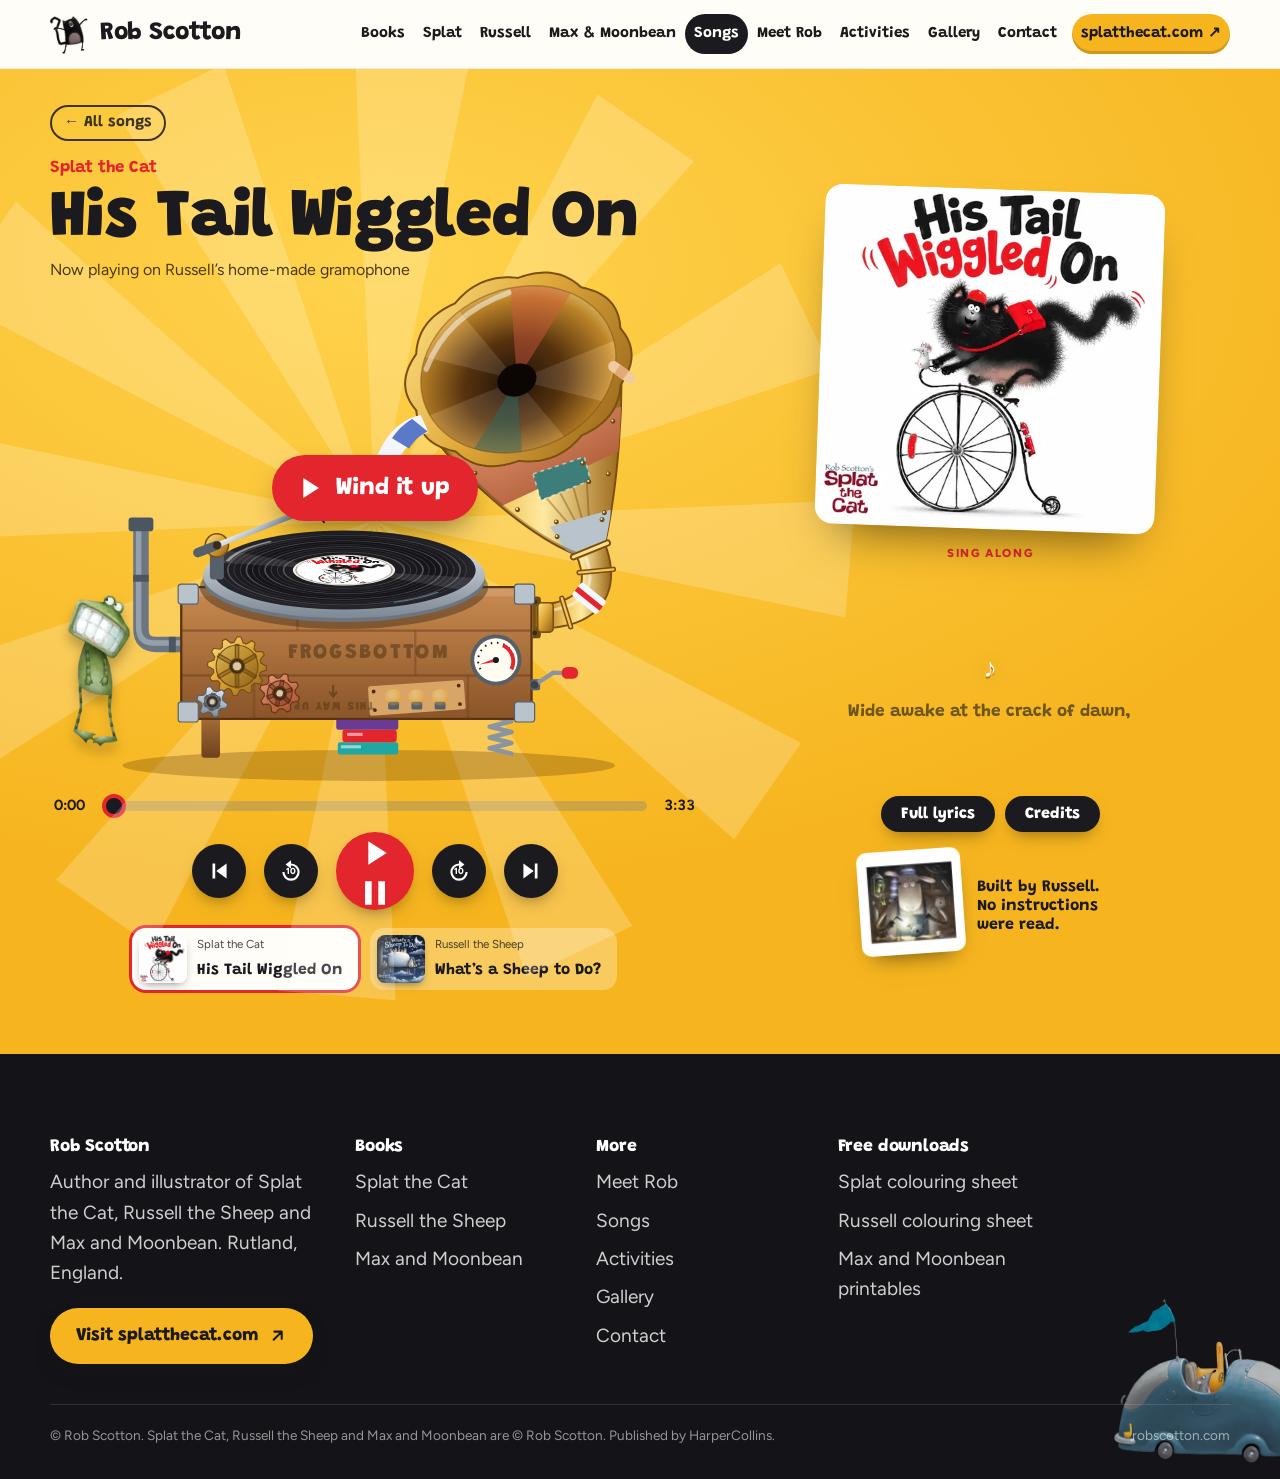
<file: site/gramophone.html>
<!doctype html>
<html lang="en">
<head>
<meta charset="utf-8">
<meta name="viewport" content="width=device-width,initial-scale=1">
<title>Russell’s gramophone | Rob Scotton</title>
<meta name="description" content="Play the songs from Rob Scotton&#x27;s picture books on Russell the Sheep&#x27;s home-made gramophone, and sing along with the words.">
<meta name="theme-color" content="#F6B51F">
<meta property="og:title" content="Russell’s gramophone | Rob Scotton">
<meta property="og:description" content="Play the songs from Rob Scotton&#x27;s picture books on Russell the Sheep&#x27;s home-made gramophone, and sing along with the words.">
<meta property="og:type" content="website">
<meta property="og:url" content="https://www.robscotton.com/gramophone.html">
<meta property="og:image" content="https://www.robscotton.com/img/home-eyes-1200.webp">
<link rel="canonical" href="https://www.robscotton.com/gramophone.html">
<link rel="icon" href="assets/favicon.png" type="image/png">
<link rel="preconnect" href="https://fonts.googleapis.com">
<link rel="preconnect" href="https://fonts.gstatic.com" crossorigin>
<link href="https://fonts.googleapis.com/css2?family=Grandstander:wght@600..900&family=Figtree:ital,wght@0,400..800;1,400&display=swap" rel="stylesheet">
<link rel="stylesheet" href="assets/site.css?v=e6abe883">
<link rel="stylesheet" href="assets/gramophone.css?v=6c2681ae60924f93">
</head>
<body>
<a class="sr" href="#main">Skip to content</a>
<header class="top">
  <div class="wrap">
    <a class="brand" href="index.html"><img src="img/splat-cutout-480.webp" alt="" width="40" height="40">Rob Scotton<small>Books</small></a>
    <button class="burger" aria-label="Menu" aria-expanded="false" aria-controls="nav"><span></span><span></span><span></span></button>
    <nav class="nav" id="nav" aria-label="Site"><a href="index.html">Books</a><a href="splat.html"><span class="full">Splat the Cat</span><span class="short" aria-hidden="true">Splat</span></a><a href="russell.html"><span class="full">Russell the Sheep</span><span class="short" aria-hidden="true">Russell</span></a><a href="max.html"><span class="full">Max and Moonbean</span><span class="short" aria-hidden="true">Max &amp; Moonbean</span></a><a href="songs.html" aria-current="page">Songs</a><a href="about.html">Meet Rob</a><a href="activities.html">Activities</a><a href="gallery.html">Gallery</a><a href="contact.html">Contact</a><a class="splatlink" href="https://www.splatthecat.com" target="_blank" rel="noopener">splatthecat.com ↗</a></nav>
  </div>
</header>
<main id="main">

<section class="gp" id="gp" data-theme="day">
  <div class="gp-sky" aria-hidden="true"><i class="moon"></i><div class="stars" id="gp-stars"></div></div>
  <div class="wrap gp-wrap">
    <div class="gp-head">
      <a class="gp-back" href="songs.html">&#8592; All songs</a>
      <p class="kicker" id="gp-kicker"></p>
      <h1 id="gp-title">Russell’s gramophone</h1>
      <p class="gp-by">Now playing on Russell’s home-made gramophone</p>
    </div>

    <div class="gp-stage" id="gp-stage">
      <svg class="gram" id="gram" viewBox="0 20 800 680" role="img" aria-label="A home-made gramophone, built by Russell the Sheep, with a spinning record and a big patched brass horn">
<defs>
  <linearGradient id="g-brass" x1="0" y1="0" x2="1" y2="1"><stop offset="0" stop-color="#FFE48A"/><stop offset=".45" stop-color="#E0A93A"/><stop offset="1" stop-color="#8E5E17"/></linearGradient>
  <linearGradient id="g-brass2" x1="0" y1="0" x2="1" y2="0"><stop offset="0" stop-color="#8E5E17"/><stop offset=".4" stop-color="#F3C55A"/><stop offset=".62" stop-color="#FFE9A0"/><stop offset="1" stop-color="#9A6619"/></linearGradient>
  <linearGradient id="g-copper" x1="0" y1="0" x2="1" y2="1"><stop offset="0" stop-color="#F0A27A"/><stop offset="1" stop-color="#9C4A26"/></linearGradient>
  <radialGradient id="g-bell" cx=".46" cy=".56" r=".62"><stop offset="0" stop-color="#1b0f06"/><stop offset=".42" stop-color="#5a3510"/><stop offset=".8" stop-color="#C98E2C"/><stop offset="1" stop-color="#FFE08A"/></radialGradient>
  <linearGradient id="g-wood" x1="0" y1="0" x2="0" y2="1"><stop offset="0" stop-color="#C98B50"/><stop offset="1" stop-color="#8A5429"/></linearGradient>
  <linearGradient id="g-wood2" x1="0" y1="0" x2="0" y2="1"><stop offset="0" stop-color="#A9703A"/><stop offset="1" stop-color="#6F411D"/></linearGradient>
  <linearGradient id="g-steel" x1="0" y1="0" x2="0" y2="1"><stop offset="0" stop-color="#E6EAEE"/><stop offset="1" stop-color="#7C8894"/></linearGradient>
  <radialGradient id="g-vinyl" cx=".5" cy=".5" r=".5"><stop offset="0" stop-color="#2a2a30"/><stop offset=".7" stop-color="#141418"/><stop offset="1" stop-color="#26262c"/></radialGradient>
  <radialGradient id="g-bulb" cx=".4" cy=".35" r=".7"><stop offset="0" stop-color="#FFFBE0"/><stop offset=".5" stop-color="#FFD34D"/><stop offset="1" stop-color="#E08A1A"/></radialGradient>
  <clipPath id="c-label"><circle r="62"/></clipPath>
  <clipPath id="c-horn"><path d="M546 436C530 380 440 340 430 258L750 142C740 300 610 370 578 436Z"/></clipPath>
  <clipPath id="c-bell"><ellipse rx="150" ry="121"/></clipPath>
  <clipPath id="c-crate"><rect x="150" y="446" width="452" height="170" rx="8"/></clipPath>
</defs>

<g class="rays" id="g-rays" transform="translate(400 360)"><g id="rays-spin"><path d="M0 0L615 -76L615 76Z"/><path d="M0 0L571 242L495 373Z"/><path d="M0 0L373 495L242 571Z"/><path d="M0 0L76 615L-76 615Z"/><path d="M0 0L-242 571L-373 495Z"/><path d="M0 0L-495 373L-571 242Z"/><path d="M0 0L-615 76L-615 -76Z"/><path d="M0 0L-571 -242L-495 -373Z"/><path d="M0 0L-373 -495L-242 -571Z"/><path d="M0 0L-76 -615L76 -615Z"/><path d="M0 0L242 -571L373 -495Z"/><path d="M0 0L495 -373L571 -242Z"/></g></g>
<ellipse class="floor" cx="392" cy="676" rx="318" ry="20"/>

<g id="g-machine">
  <!-- chimney pipe and steam -->
  <g class="pipe">
    <path d="M176 520H118q-20 0-20-20V372" fill="none" stroke="#6b7682" stroke-width="20" stroke-linecap="round"/>
    <path d="M176 520H118q-20 0-20-20V372" fill="none" stroke="#b9c3cc" stroke-width="7" stroke-linecap="round" transform="translate(-3 -2)" opacity=".55"/>
    <rect x="82" y="356" width="32" height="18" rx="4" fill="#4c5661"/>
    <rect x="88" y="430" width="20" height="9" fill="#4c5661"/><rect x="134" y="510" width="9" height="20" fill="#4c5661"/>
  </g>
  <g class="steam" aria-hidden="true"><circle cx="98" cy="346" r="11"/><circle cx="98" cy="346" r="9"/><circle cx="98" cy="346" r="12"/></g>

  <!-- legs: one proper, one spring, one stack of books -->
  <rect x="176" y="610" width="24" height="56" rx="4" fill="url(#g-wood2)"/>
  <g id="g-spring"><path d="M548 612l28 7-28 7 28 7-28 7 28 7-28 7 28 7" fill="none" stroke="#8a95a1" stroke-width="6" stroke-linecap="round" stroke-linejoin="round"/></g>
  <g><rect x="352" y="646" width="78" height="16" rx="3" fill="#1FA7A3"/><rect x="358" y="630" width="70" height="16" rx="3" fill="#E3262E"/><rect x="350" y="614" width="80" height="16" rx="3" fill="#6A3A94"/><rect x="356" y="650" width="26" height="4" fill="#fff8" /><rect x="364" y="634" width="20" height="4" fill="#fff8"/></g>

  <!-- the horn -->
  <g id="g-horn" data-pivot="606 484" data-mouth="583 171">
    <clipPath id="c-horn2"><path d="M453 218C500 300 600 380 659 404L697 390C712 320 722 220 717 112Z"/></clipPath>
    <!-- the socket: a flanged plate bolted to the side of the chest -->
    <rect x="598" y="458" width="16" height="54" rx="4" fill="#6b4a12"/><rect x="598" y="458" width="6" height="54" rx="3" fill="#F3C55A"/>
    <circle cx="606" cy="465" r="3.200" fill="#3a2a1a"/><circle cx="606" cy="505" r="3.200" fill="#3a2a1a"/>
    <path d="M659.4 404.4L661.0 408.2L662.4 411.8L663.6 415.1L664.5 418.3L665.3 421.4L665.9 424.3L666.4 427.0L666.7 429.5L666.9 431.9L666.9 434.1L666.8 436.2L666.6 438.2L666.3 440.0L665.9 441.8L665.4 443.4L664.8 445.0L664.1 446.5L663.3 447.9L662.4 449.4L661.4 450.8L660.2 452.1L658.9 453.5L657.4 454.8L655.7 456.2L653.9 457.4L651.8 458.7L649.7 459.9L647.3 461.0L644.7 462.1L642.0 463.2L639.1 464.1L636.0 465.0L632.8 465.8L629.4 466.5L625.9 467.2L622.2 467.7L618.3 468.2L614.4 468.6L610.2 468.8L605.9 469.0L606.1 499.0L610.9 499.1L615.8 499.0L620.6 498.9L625.3 498.6L629.9 498.2L634.4 497.7L638.8 497.0L643.2 496.2L647.4 495.3L651.6 494.2L655.6 493.0L659.6 491.7L663.4 490.2L667.2 488.5L670.8 486.6L674.4 484.6L677.8 482.3L681.1 479.9L684.2 477.3L687.1 474.5L689.9 471.5L692.5 468.2L694.8 464.8L696.9 461.3L698.8 457.5L700.4 453.6L701.8 449.6L702.9 445.4L703.7 441.2L704.3 436.8L704.6 432.4L704.7 427.9L704.5 423.3L704.0 418.7L703.4 414.0L702.4 409.2L701.3 404.4L699.9 399.5L698.3 394.5L696.6 389.6Z" fill="url(#g-brass2)" stroke="#7a4f10" stroke-width="2.5" stroke-linejoin="round"/>
    <path d="M672.7 408.4L673.9 412.2L675.0 415.8L675.8 419.3L676.4 422.7L676.9 426.0L677.1 429.1L677.2 432.0L677.2 434.9L677.0 437.6L676.6 440.2L676.1 442.7L675.4 445.0L674.6 447.3L673.7 449.4L672.6 451.5L671.3 453.5L670.0 455.4L668.5 457.3L666.8 459.1L665.0 460.8L663.0 462.4L660.8 464.0L658.5 465.5L656.1 466.9L653.4 468.2L650.7 469.5L647.7 470.6L644.6 471.7L641.4 472.7L638.0 473.6L634.5 474.4L630.8 475.1L627.0 475.7L623.0 476.2L619.0 476.6L614.8 476.9" fill="none" stroke="#fff" stroke-width="4" stroke-linecap="round" opacity=".45"/>
    <path d="M663.4 427.3L707.5 423.0" stroke="#7a4f10" stroke-width="7" stroke-linecap="round"/><path d="M663.4 427.3L707.5 423.0" stroke="#F3C55A" stroke-width="3" stroke-linecap="round"/><path d="M641.1 460.3L652.4 497.1" stroke="#7a4f10" stroke-width="7" stroke-linecap="round"/><path d="M641.1 460.3L652.4 497.1" stroke="#F3C55A" stroke-width="3" stroke-linecap="round"/><g transform="translate(676.2 460.4) rotate(-141.2)"><rect x="-20.6" y="-11" width="41.2" height="22" rx="4" fill="#F4F7FB"/><rect x="-20.6" y="-4" width="41.2" height="7" fill="#E3262E"/></g>
    <rect x="610" y="466" width="20" height="38" rx="5" fill="url(#g-brass)" stroke="#7a4f10" stroke-width="2"/>
    <path d="M453 218C500 300 600 380 659 404L697 390C712 320 722 220 717 112Z" fill="url(#g-brass2)" stroke="#7a4f10" stroke-width="2.5" stroke-linejoin="round"/>
    <g clip-path="url(#c-horn2)">
      <path d="M678 397L506 197" stroke="#5c3b0c" stroke-width="2.5" opacity=".35"/><path d="M678 397L559 176" stroke="#5c3b0c" stroke-width="2.5" opacity=".35"/><path d="M678 397L611 154" stroke="#5c3b0c" stroke-width="2.5" opacity=".35"/><path d="M678 397L664 133" stroke="#5c3b0c" stroke-width="2.5" opacity=".35"/>
      <path d="M500 280L722 212L720 268L562 342Z" fill="url(#g-copper)"/>
      <path d="M604 300l66-22 8 30-64 26z" fill="#3E7E7A"/>
      <path d="M604 300l66-22 8 30-64 26z" fill="none" stroke="#fff8" stroke-width="2" stroke-dasharray="5 5"/>
      <path d="M626 368L704 346L704 384L650 404Z" fill="#B9C3CC"/>
      <path d="M453 218C500 300 600 380 659 404" fill="none" stroke="#5c3b0c" stroke-width="7" opacity=".4"/>
    </g>
    <path d="M656 407L700 389" stroke="#7a4f10" stroke-width="9" stroke-linecap="round"/><path d="M656 407L700 389" stroke="#FFE08A" stroke-width="4" stroke-linecap="round"/>
    <circle cx="482" cy="246" r="3.2" fill="#6b4a12"/><circle cx="481.2" cy="245.1" r="1.4" fill="#ffe9a8"/><circle cx="708" cy="162" r="3.2" fill="#6b4a12"/><circle cx="707.2" cy="161.1" r="1.4" fill="#ffe9a8"/><circle cx="529" cy="299" r="3.2" fill="#6b4a12"/><circle cx="528.2" cy="298.1" r="1.4" fill="#ffe9a8"/><circle cx="707" cy="232" r="3.2" fill="#6b4a12"/><circle cx="706.2" cy="231.1" r="1.4" fill="#ffe9a8"/><circle cx="584" cy="346" r="3.2" fill="#6b4a12"/><circle cx="583.2" cy="345.1" r="1.4" fill="#ffe9a8"/><circle cx="701" cy="300" r="3.2" fill="#6b4a12"/><circle cx="700.2" cy="299.1" r="1.4" fill="#ffe9a8"/><circle cx="635" cy="381" r="3.2" fill="#6b4a12"/><circle cx="634.2" cy="380.1" r="1.4" fill="#ffe9a8"/><circle cx="693" cy="359" r="3.2" fill="#6b4a12"/><circle cx="692.2" cy="358.1" r="1.4" fill="#ffe9a8"/><circle cx="634" cy="362" r="3.2" fill="#6b4a12"/><circle cx="633.2" cy="361.1" r="1.4" fill="#ffe9a8"/><circle cx="696" cy="350" r="3.2" fill="#6b4a12"/><circle cx="695.2" cy="349.1" r="1.4" fill="#ffe9a8"/><circle cx="668" cy="286" r="3.2" fill="#6b4a12"/><circle cx="667.2" cy="285.1" r="1.4" fill="#ffe9a8"/><circle cx="676" cy="310" r="3.2" fill="#6b4a12"/><circle cx="675.2" cy="309.1" r="1.4" fill="#ffe9a8"/>
    <g transform="translate(585 165) rotate(-22) scale(.86)">
      <path d="M165.0,0.0L166.1,3.5L167.1,7.1L168.0,10.7L168.6,14.4L169.1,18.1L169.3,21.8L169.3,25.5L169.1,29.2L168.6,32.9L167.8,36.5L166.8,40.1L165.6,43.7L164.0,47.2L162.2,50.6L160.2,53.9L157.9,57.1L155.4,60.2L152.7,63.2L149.9,66.1L146.8,68.8L143.6,71.5L140.4,74.0L137.0,76.4L133.5,78.8L131.8,82.2L130.1,85.5L128.1,88.9L126.0,92.1L123.7,95.3L121.2,98.4L118.5,101.4L115.7,104.3L112.6,107.1L109.4,109.7L105.9,112.1L102.3,114.4L98.6,116.5L94.6,118.4L90.6,120.1L86.4,121.6L82.2,122.9L77.8,124.0L73.4,125.0L69.0,125.8L64.5,126.4L60.0,126.9L55.5,127.2L51.0,127.4L47.2,129.4L43.3,131.3L39.3,133.0L35.2,134.7L31.1,136.2L26.8,137.5L22.5,138.7L18.1,139.6L13.6,140.4L9.1,140.9L4.6,141.3L0.0,141.4L-4.6,141.3L-9.1,140.9L-13.6,140.4L-18.1,139.6L-22.5,138.7L-26.8,137.5L-31.1,136.2L-35.2,134.7L-39.3,133.0L-43.3,131.3L-47.2,129.4L-51.0,127.4L-55.5,127.2L-60.0,126.9L-64.5,126.4L-69.0,125.8L-73.4,125.0L-77.8,124.0L-82.2,122.9L-86.4,121.6L-90.6,120.1L-94.6,118.4L-98.6,116.5L-102.3,114.4L-105.9,112.1L-109.4,109.7L-112.6,107.1L-115.7,104.3L-118.5,101.4L-121.2,98.4L-123.7,95.3L-126.0,92.1L-128.1,88.9L-130.1,85.5L-131.8,82.2L-133.5,78.8L-137.0,76.4L-140.4,74.0L-143.6,71.5L-146.8,68.8L-149.9,66.1L-152.7,63.2L-155.4,60.2L-157.9,57.1L-160.2,53.9L-162.2,50.6L-164.0,47.2L-165.6,43.7L-166.8,40.1L-167.8,36.5L-168.6,32.9L-169.1,29.2L-169.3,25.5L-169.3,21.8L-169.1,18.1L-168.6,14.4L-168.0,10.7L-167.1,7.1L-166.1,3.5L-165.0,0.0L-166.1,-3.5L-167.1,-7.1L-168.0,-10.7L-168.6,-14.4L-169.1,-18.1L-169.3,-21.8L-169.3,-25.5L-169.1,-29.2L-168.6,-32.9L-167.8,-36.5L-166.8,-40.1L-165.6,-43.7L-164.0,-47.2L-162.2,-50.6L-160.2,-53.9L-157.9,-57.1L-155.4,-60.2L-152.7,-63.2L-149.9,-66.1L-146.8,-68.8L-143.6,-71.5L-140.4,-74.0L-137.0,-76.4L-133.5,-78.8L-131.8,-82.2L-130.1,-85.5L-128.1,-88.9L-126.0,-92.1L-123.7,-95.3L-121.2,-98.4L-118.5,-101.4L-115.7,-104.3L-112.6,-107.1L-109.4,-109.7L-105.9,-112.1L-102.3,-114.4L-98.6,-116.5L-94.6,-118.4L-90.6,-120.1L-86.4,-121.6L-82.2,-122.9L-77.8,-124.0L-73.4,-125.0L-69.0,-125.8L-64.5,-126.4L-60.0,-126.9L-55.5,-127.2L-51.0,-127.4L-47.2,-129.4L-43.3,-131.3L-39.3,-133.0L-35.2,-134.7L-31.1,-136.2L-26.8,-137.5L-22.5,-138.7L-18.1,-139.6L-13.6,-140.4L-9.1,-140.9L-4.6,-141.3L-0.0,-141.4L4.6,-141.3L9.1,-140.9L13.6,-140.4L18.1,-139.6L22.5,-138.7L26.8,-137.5L31.1,-136.2L35.2,-134.7L39.3,-133.0L43.3,-131.3L47.2,-129.4L51.0,-127.4L55.5,-127.2L60.0,-126.9L64.5,-126.4L69.0,-125.8L73.4,-125.0L77.8,-124.0L82.2,-122.9L86.4,-121.6L90.6,-120.1L94.6,-118.4L98.6,-116.5L102.3,-114.4L105.9,-112.1L109.4,-109.7L112.6,-107.1L115.7,-104.3L118.5,-101.4L121.2,-98.4L123.7,-95.3L126.0,-92.1L128.1,-88.9L130.1,-85.5L131.8,-82.2L133.5,-78.8L137.0,-76.4L140.4,-74.0L143.6,-71.5L146.8,-68.8L149.9,-66.1L152.7,-63.2L155.4,-60.2L157.9,-57.1L160.2,-53.9L162.2,-50.6L164.0,-47.2L165.6,-43.7L166.8,-40.1L167.8,-36.5L168.6,-32.9L169.1,-29.2L169.3,-25.5L169.3,-21.8L169.1,-18.1L168.6,-14.4L168.0,-10.7L167.1,-7.1L166.1,-3.5Z" fill="url(#g-brass)" stroke="#7a4f10" stroke-width="3" stroke-linejoin="round"/>
      <ellipse rx="150" ry="121" fill="url(#g-bell)"/>
      <g clip-path="url(#c-bell)"><path d="M-8 14L252 14L202 167Z" fill="#fff" opacity="0.1"/><path d="M-8 14L202 167L72 261Z" fill="#3a1f08" opacity="0.1"/><path d="M-8 14L72 261L-88 261Z" fill="#fff" opacity="0.1"/><path d="M-8 14L-88 261L-218 167Z" fill="#3E7E7A" opacity="0.5"/><path d="M-8 14L-218 167L-268 14Z" fill="#fff" opacity="0.1"/><path d="M-8 14L-268 14L-218 -139Z" fill="#3a1f08" opacity="0.1"/><path d="M-8 14L-218 -139L-88 -233Z" fill="#fff" opacity="0.1"/><path d="M-8 14L-88 -233L72 -233Z" fill="#3a1f08" opacity="0.1"/><path d="M-8 14L72 -233L202 -139Z" fill="#C4553A" opacity="0.5"/><path d="M-8 14L202 -139L252 14Z" fill="#3a1f08" opacity="0.1"/></g>
      <ellipse rx="150" ry="121" fill="none" stroke="#7a4f10" stroke-opacity=".5" stroke-width="2"/>
      <ellipse cx="-8" cy="14" rx="30" ry="24" fill="#0b0603"/>
      <path d="M-128 -52Q-70 -116 30 -112" fill="none" stroke="#fff" stroke-width="8" stroke-linecap="round" opacity=".5"/>
      <g transform="translate(142 62) rotate(58)"><rect x="-23" y="-8" width="46" height="16" rx="8" fill="#F2C9A0"/><rect x="-8" y="-8" width="16" height="16" fill="#E2A979"/></g>
    </g>
    <!-- Russell's nightcap, left on the horn -->
    <g transform="translate(-39 10)"><g class="cap" id="g-cap">
      <path d="M498 214c-34 6-62 44-66 96 12 6 22 6 30 0 0-36 16-62 46-74z" fill="#F4F7FB"/>
      <path d="M487 219c-10 6-19 14-26 25l22 13c6-10 14-17 24-22zM447 268c-5 9-8 19-10 30l25 5c1-9 4-17 8-25z" fill="#5B79C9"/>
      <circle cx="447" cy="318" r="13" fill="#F4F7FB"/>
    </g></g>
  </g>

  <!-- tea-chest body -->
  <rect x="150" y="446" width="452" height="170" rx="8" fill="url(#g-wood)"/>
  <g clip-path="url(#c-crate)">
    <path d="M150 502H602M150 560H602" stroke="#6F411D" stroke-width="3" opacity=".55"/>
    <path d="M300 446V502M452 502V560M244 560V616M520 560V616" stroke="#6F411D" stroke-width="3" opacity=".4"/>
    <rect x="150" y="446" width="452" height="12" fill="#fff" opacity=".14"/>
    <g transform="rotate(-4 452 590)"><rect x="392" y="570" width="124" height="38" rx="3" fill="#D9A566"/><circle cx="399" cy="577" r="2.5" fill="#4a2f14"/><circle cx="509" cy="601" r="2.5" fill="#4a2f14"/><circle cx="509" cy="577" r="2.5" fill="#4a2f14"/><circle cx="399" cy="601" r="2.5" fill="#4a2f14"/></g>
    <text x="392" y="538" class="stencil">FROGSBOTTOM</text>
    <g transform="rotate(180 346 592)"><text x="346" y="590" class="stencil s2">THIS WAY UP</text><path d="M346 612v-14m-5 5l5-6 5 6" fill="none" stroke="#4a2f14" stroke-width="3" opacity=".5"/></g>
  </g>
  <rect x="150" y="446" width="452" height="170" rx="8" fill="none" stroke="#5a3415" stroke-width="3"/>
  <g fill="#b9c3cc" stroke="#55606b" stroke-width="1.5"><rect x="146" y="442" width="26" height="26" rx="4"/><rect x="580" y="442" width="26" height="26" rx="4"/><rect x="146" y="594" width="26" height="26" rx="4"/><rect x="580" y="594" width="26" height="26" rx="4"/></g>

  <!-- cogs -->
  <g class="cogs">
    <g transform="translate(222 548)"><g id="cog-a" fill="url(#g-brass)" stroke="#7a4f10" stroke-width="1.5"><polygon points="38.0,0.0 37.7,5.0 29.9,8.0 28.6,11.9 32.9,19.0 30.1,23.1 21.9,21.9 18.9,24.6 19.0,32.9 14.5,35.1 8.0,29.9 4.0,30.7 0.0,38.0 -5.0,37.7 -8.0,29.9 -11.9,28.6 -19.0,32.9 -23.1,30.1 -21.9,21.9 -24.6,18.9 -32.9,19.0 -35.1,14.5 -29.9,8.0 -30.7,4.0 -38.0,0.0 -37.7,-5.0 -29.9,-8.0 -28.6,-11.9 -32.9,-19.0 -30.1,-23.1 -21.9,-21.9 -18.9,-24.6 -19.0,-32.9 -14.5,-35.1 -8.0,-29.9 -4.0,-30.7 -0.0,-38.0 5.0,-37.7 8.0,-29.9 11.9,-28.6 19.0,-32.9 23.1,-30.1 21.9,-21.9 24.6,-18.9 32.9,-19.0 35.1,-14.5 29.9,-8.0 30.7,-4.0"/><circle r="27.0" fill="#0002"/><rect x="-2.2" y="-28.0" width="4.4" height="56.0" transform="rotate(0)" fill="#0003"/><rect x="-2.2" y="-28.0" width="4.4" height="56.0" transform="rotate(60)" fill="#0003"/><rect x="-2.2" y="-28.0" width="4.4" height="56.0" transform="rotate(120)" fill="#0003"/><circle r="10" fill="#3a2a1a"/><circle r="6" fill="#d9c9a8"/></g></g>
    <g transform="translate(277 583)"><g id="cog-b" fill="url(#g-copper)" stroke="#6e3216" stroke-width="1.5"><polygon points="26.0,0.0 25.5,5.1 18.5,7.7 16.6,11.1 18.4,18.4 14.4,21.6 7.7,18.5 3.9,19.6 0.0,26.0 -5.1,25.5 -7.7,18.5 -11.1,16.6 -18.4,18.4 -21.6,14.4 -18.5,7.7 -19.6,3.9 -26.0,0.0 -25.5,-5.1 -18.5,-7.7 -16.6,-11.1 -18.4,-18.4 -14.4,-21.6 -7.7,-18.5 -3.9,-19.6 -0.0,-26.0 5.1,-25.5 7.7,-18.5 11.1,-16.6 18.4,-18.4 21.6,-14.4 18.5,-7.7 19.6,-3.9"/><circle r="16.0" fill="#0002"/><rect x="-2.2" y="-17.0" width="4.4" height="34.0" transform="rotate(0)" fill="#0003"/><rect x="-2.2" y="-17.0" width="4.4" height="34.0" transform="rotate(60)" fill="#0003"/><rect x="-2.2" y="-17.0" width="4.4" height="34.0" transform="rotate(120)" fill="#0003"/><circle r="9" fill="#3a2a1a"/><circle r="5" fill="#d9c9a8"/></g></g>
    <g transform="translate(190 594)"><g id="cog-c" fill="url(#g-steel)" stroke="#55606b" stroke-width="1.5"><polygon points="20.0,0.0 19.3,5.2 12.1,7.0 9.9,9.9 10.0,17.3 5.2,19.3 0.0,14.0 -3.6,13.5 -10.0,17.3 -14.1,14.1 -12.1,7.0 -13.5,3.6 -20.0,0.0 -19.3,-5.2 -12.1,-7.0 -9.9,-9.9 -10.0,-17.3 -5.2,-19.3 -0.0,-14.0 3.6,-13.5 10.0,-17.3 14.1,-14.1 12.1,-7.0 13.5,-3.6"/><circle r="10.0" fill="#0002"/><rect x="-2.2" y="-11.0" width="4.4" height="22.0" transform="rotate(0)" fill="#0003"/><rect x="-2.2" y="-11.0" width="4.4" height="22.0" transform="rotate(60)" fill="#0003"/><rect x="-2.2" y="-11.0" width="4.4" height="22.0" transform="rotate(120)" fill="#0003"/><circle r="8" fill="#3a2a1a"/><circle r="4" fill="#d9c9a8"/></g></g>
  </g>

  <!-- pressure gauge and valves -->
  <g transform="translate(556 540)">
    <circle r="33" fill="#55606b"/><circle r="28" fill="#FFFDF2"/>
    <path d="M-20 12A23 23 0 1 1 20 12" fill="none" stroke="#1B1A1F" stroke-width="2.5" stroke-dasharray="2 6.2"/>
    <path d="M9 -19A23 23 0 0 1 20 12" fill="none" stroke="#E3262E" stroke-width="5"/>
    <g id="needle"><path d="M0 4L-2.5 0 0-22 2.5 0z" fill="#E3262E"/></g><circle r="4" fill="#1B1A1F"/>
  </g>
  <g class="bulbs">
    <g transform="translate(424 588)"><rect x="-7" y="6" width="14" height="10" rx="2" fill="#55606b"/><circle class="bulb" id="bulb-1" r="11" fill="url(#g-bulb)"/></g>
    <g transform="translate(454 588)"><rect x="-7" y="6" width="14" height="10" rx="2" fill="#55606b"/><circle class="bulb" id="bulb-2" r="11" fill="url(#g-bulb)"/></g>
    <g transform="translate(484 588)"><rect x="-7" y="6" width="14" height="10" rx="2" fill="#55606b"/><circle class="bulb" id="bulb-3" r="11" fill="url(#g-bulb)"/></g>
  </g>

  <!-- winding handle -->
  <g transform="translate(606 572) scale(.7)">
    <rect x="-8" y="-10" width="18" height="20" rx="3" fill="#55606b"/>
    <g id="g-crank"><path d="M0 0L34 -22" stroke="#8a95a1" stroke-width="8" stroke-linecap="round"/><path d="M34 -22h24" stroke="#8a95a1" stroke-width="8" stroke-linecap="round"/><rect x="50" y="-33" width="30" height="22" rx="10" fill="#E3262E"/><circle r="7" fill="#3a424b"/></g>
  </g>

  <!-- turntable -->
  <ellipse cx="360" cy="446" rx="186" ry="54" fill="#3a2a1a" opacity=".45"/>
  <ellipse cx="360" cy="436" rx="182" ry="55" fill="#6b7682"/><ellipse cx="360" cy="431" rx="182" ry="55" fill="url(#g-steel)"/>
  <g id="g-wobble">
    <g transform="translate(360 424) scale(1 .3)">
      <g id="g-record">
        <circle r="170" fill="url(#g-vinyl)"/>
        <circle r="78" fill="none" stroke="#55555c" stroke-width="2.2"/><circle r="86" fill="none" stroke="#3a3a40" stroke-width="1.4"/><circle r="94" fill="none" stroke="#3a3a40" stroke-width="1.4"/><circle r="102" fill="none" stroke="#55555c" stroke-width="2.2"/><circle r="110" fill="none" stroke="#3a3a40" stroke-width="1.4"/><circle r="118" fill="none" stroke="#3a3a40" stroke-width="1.4"/><circle r="126" fill="none" stroke="#55555c" stroke-width="2.2"/><circle r="134" fill="none" stroke="#3a3a40" stroke-width="1.4"/><circle r="142" fill="none" stroke="#3a3a40" stroke-width="1.4"/><circle r="150" fill="none" stroke="#55555c" stroke-width="2.2"/><circle r="158" fill="none" stroke="#3a3a40" stroke-width="1.4"/>
        <path d="M-150 -40A156 156 0 0 1 -96 -122" fill="none" stroke="#fff" stroke-width="5" stroke-linecap="round" opacity=".5"/>
        <path d="M120 96A152 152 0 0 1 66 138" fill="none" stroke="#8ED0E8" stroke-width="4" stroke-linecap="round" opacity=".5"/>
        <circle r="66" fill="#F6EFE0"/>
        <image id="label-img" href="" x="-62" y="-62" width="124" height="124" preserveAspectRatio="xMidYMid slice" clip-path="url(#c-label)"/>
        <circle r="62" fill="none" stroke="#1B1A1F" stroke-opacity=".35" stroke-width="2"/>
        <circle r="7" fill="#d9dde2"/><circle r="3" fill="#33383e"/>
      </g>
      <path d="M0 0L-170 -34A174 174 0 0 1 -150 -84Z" fill="#fff" opacity=".1"/><path d="M0 0L170 34A174 174 0 0 1 150 84Z" fill="#fff" opacity=".1"/>
    </g>
  </g>

  <!-- tone arm: a golf club, naturally -->
  <g transform="translate(196 392)">
    <rect x="-9" y="0" width="18" height="44" rx="4" fill="#55606b"/><circle r="15" fill="url(#g-brass)" stroke="#7a4f10" stroke-width="2"/>
    <g id="g-arm">
      <path d="M0 0L118 22" stroke="url(#g-steel)" stroke-width="7" stroke-linecap="round"/>
      <path d="M-26 -5L0 0" stroke="#55606b" stroke-width="12" stroke-linecap="round"/>
      <path d="M112 16l26 2q9 2 7 12l-4 11q-10 3-18-4z" fill="#b9c3cc" stroke="#55606b" stroke-width="2"/>
      <path d="M124 26l12 1M123 32l11 1" stroke="#55606b" stroke-width="1.6"/>
      <path d="M132 40l1 8" stroke="#1B1A1F" stroke-width="2.4" stroke-linecap="round"/>
    </g>
    <circle r="5" fill="#3a2a1a"/>
  </g>
</g>
</svg>
      <img class="gp-frankie" id="gp-frankie" src="img/frankie-grin-193.webp" alt="" width="193" height="505">
      <div class="gp-notes" id="gp-notes" aria-hidden="true"></div>
      <button type="button" class="gp-bigplay" id="gp-bigplay" aria-label="Play"><svg viewBox="0 0 24 24" aria-hidden="true"><path d="M8 5v14l11-7z" fill="currentColor"/></svg><span>Wind it up</span></button>
    </div>

    <div class="gp-deck">
      <div class="gp-seek">
        <span class="gp-time" id="gp-cur">0:00</span>
        <input type="range" id="gp-range" min="0" max="1000" value="0" step="1" aria-label="Song position">
        <span class="gp-time" id="gp-dur">0:00</span>
      </div>
      <div class="gp-btns">
        <button type="button" id="gp-start" aria-label="Back to the start"><svg viewBox="0 0 24 24" aria-hidden="true"><path d="M6 5h2.5v14H6zM19 5v14l-9.5-7z" fill="currentColor"/></svg></button>
        <button type="button" id="gp-back" aria-label="Back 10 seconds"><svg viewBox="0 0 24 24" aria-hidden="true"><path d="M12 5V2L7 6l5 4V7a6 6 0 1 1-6 6H4a8 8 0 1 0 8-8z" fill="currentColor"/></svg><small>10</small></button>
        <button type="button" id="gp-play" class="main" aria-label="Play"><span class="i-play"><svg viewBox="0 0 24 24" aria-hidden="true"><path d="M8 5v14l11-7z" fill="currentColor"/></svg></span><span class="i-pause"><svg viewBox="0 0 24 24" aria-hidden="true"><path d="M6 5h4v14H6zm8 0h4v14h-4z" fill="currentColor"/></svg></span></button>
        <button type="button" id="gp-fwd" aria-label="Forward 10 seconds"><svg viewBox="0 0 24 24" aria-hidden="true"><path d="M12 5V2l5 4-5 4V7a6 6 0 1 0 6 6h2a8 8 0 1 1-8-8z" fill="currentColor"/></svg><small>10</small></button>
        <button type="button" id="gp-next" aria-label="Play the other record"><svg viewBox="0 0 24 24" aria-hidden="true"><path d="M15.5 5H18v14h-2.5zM5 5v14l9.5-7z" fill="currentColor"/></svg></button>
      </div>
      <div class="gp-sleeves" role="group" aria-label="Choose a record"><button type="button" class="sleeve" data-song="his-tail-wiggled-on" aria-pressed="false"><img src="img/his-tail-cover-480.webp" alt="" width="64" height="64"><span><small>Splat the Cat</small><b>His Tail Wiggled On</b></span></button><button type="button" class="sleeve" data-song="whats-a-sheep-to-do" aria-pressed="false"><img src="img/sheep-song-cover-480.webp" alt="" width="64" height="64"><span><small>Russell the Sheep</small><b>What’s a Sheep to Do?</b></span></button></div>
    </div>

    <div class="gp-words">
      <img class="gp-cover" id="gp-cover" src="" alt="" width="480" height="480">
      <div class="gp-three" id="gp-three" aria-live="off">
        <p class="gp-sec" id="gp-sec">Sing along</p>
        <div class="gp-three-in" id="gp-three-in"><div class="gp-strip" id="gp-strip"></div></div>
      </div>
      <div class="gp-pills">
        <button type="button" class="gp-pill" id="gp-open-lyrics">Full lyrics</button>
        <button type="button" class="gp-pill" id="gp-open-credits">Credits</button>
      </div>
      <figure class="gp-maker">
        <img src="img/russell-lt-welding-480.webp" alt="Russell the Sheep in welding goggles and his striped nightcap, building a machine at his workbench" width="480" height="480" loading="lazy">
        <figcaption>Built by Russell. No instructions were read.</figcaption>
      </figure>
    </div>
  </div>
  <dialog class="gp-dlg" id="gp-dlg-lyrics" aria-labelledby="gp-dlg-lt">
    <div class="gp-dlg-head"><h2 id="gp-dlg-lt">Lyrics</h2><button type="button" class="gp-x" data-close aria-label="Close">&#215;</button></div>
    <div class="gp-lines" id="gp-lines" tabindex="0"></div>
  </dialog>
  <dialog class="gp-dlg small" id="gp-dlg-credits" aria-labelledby="gp-dlg-ct">
    <div class="gp-dlg-head"><h2 id="gp-dlg-ct">Credits</h2><button type="button" class="gp-x" data-close aria-label="Close">&#215;</button></div>
    <p class="gp-credits" id="gp-credits"></p>
  </dialog>
  <audio id="gp-audio" preload="metadata"></audio>
  <script type="application/json" id="gp-data">[{"id": "his-tail-wiggled-on", "title": "His Tail Wiggled On", "by": "Rob Scotton's Splat the Cat", "kicker": "Splat the Cat", "src": "audio/his-tail-wiggled-on.mp3", "cover": "img/his-tail-cover-480.webp", "theme": "day", "credits": "Lyrics by Rob Scotton, musical style guidance by Rob Scotton and ChatGPT, music by Suno", "lines": [{"h": "Verse 1"}, {"t": 10.6, "x": "Wide awake at the crack of dawn,"}, {"t": 14.0, "x": "Splat stretched out with a worried yawn."}, {"t": 16.7, "x": "First day of school, his whiskers twitched,"}, {"t": 18.9, "x": "His tummy flopped and his courage slipped."}, {"t": 21.4, "x": "“Oh no,” he sighed, “what will I do?”"}, {"t": 23.8, "x": "He needed a friend to help him through."}, {"t": 26.2, "x": "“Seymour,” he whispered, “come hide in my pack."}, {"t": 28.5, "x": "There’s room in my lunchbox; curl up in that!”"}, {"h": "Pre-Chorus"}, {"t": 30.9, "x": "They wobbled and bumped on his bike down the street,"}, {"t": 33.2, "x": "With a clank of the bell and a shake of his feet."}, {"t": 35.6, "x": "There at the gate stood a smile and a dimple:"}, {"t": 38.0, "x": "His teacher, the kind Mrs. Wimpydimple."}, {"t": 40.7, "x": "He took his seat with Seymour near,"}, {"t": 43.0, "x": "The other cats smiled and gave him a cheer."}, {"h": "Chorus"}, {"t": 45.8, "x": "His tail wiggled on,"}, {"t": 47.5, "x": "His tail wiggled on."}, {"t": 49.9, "x": "He learned and he laughed,"}, {"t": 52.3, "x": "And the worry was gone."}, {"t": 54.8, "x": "“Hey Splat! We’re glad you’re here!”"}, {"t": 57.2, "x": "Everybody gave a cheer."}, {"t": 59.2, "x": "Who knew school was fun?"}, {"t": 63.2, "x": "And his tail wiggled on!"}, {"t": 70.8, "x": "And his tail wiggled on!"}, {"h": "Verse 2"}, {"t": 72.4, "x": "He learned about trees and birds that fly,"}, {"t": 76.3, "x": "And something about mice, oh my, oh my!"}, {"t": 79.0, "x": "“Cats chase mice?” he said with surprise."}, {"t": 81.4, "x": "Seymour froze with wide, round eyes."}, {"t": 84.5, "x": "“Wait!”"}, {"h": "Verse 2 Continued"}, {"t": 85.7, "x": "Splat grinned, “I must have heard that wrong."}, {"t": 88.9, "x": "Cats don’t chase mice! Let’s just move on.”"}, {"t": 91.9, "x": "The day zipped by with games and play,"}, {"t": 94.1, "x": "Then came the words, “That’s all today.”"}, {"t": 96.4, "x": "With Spike and Plank, he wanted to stay,"}, {"t": 98.9, "x": "And Kitten’s smile took his words away."}, {"t": 101.3, "x": "“Just ten more minutes, please!” he said,"}, {"t": 103.6, "x": "Then shook his furry, hopeful head."}, {"t": 106.3, "x": "“I’ll ride my bike back home, but then…"}, {"t": 108.5, "x": "Tomorrow I can come again!”"}, {"h": "Chorus"}, {"t": 111.0, "x": "His tail wiggled on,"}, {"t": 112.8, "x": "His tail wiggled on."}, {"t": 115.6, "x": "He learned and he laughed,"}, {"t": 117.9, "x": "And the worry was gone."}, {"t": 120.3, "x": "“Hey Splat! We’re glad you’re here!”"}, {"t": 122.8, "x": "Everybody gave a cheer."}, {"t": 125.3, "x": "Who knew school was fun?"}, {"t": 127.7, "x": "And his tail wiggled on!"}, {"h": "Bridge"}, {"t": 131.2, "x": "Sometimes it’s scary to try something new,"}, {"t": 137.4, "x": "Even with Seymour beside you."}, {"t": 139.8, "x": "But a smile and a friend and a little “hello”"}, {"t": 142.5, "x": "Can take you places you didn’t know."}, {"t": 144.8, "x": "He blinked and he beamed,"}, {"t": 146.1, "x": "And the worry was gone."}, {"t": 147.4, "x": "His paws found the beat,"}, {"t": 152.1, "x": "And his tail wiggled on!"}, {"h": "Final Chorus"}, {"t": 154.5, "x": "His tail wiggled on,"}, {"t": 157.6, "x": "His tail wiggled on."}, {"t": 159.5, "x": "He learned and he laughed,"}, {"t": 161.6, "x": "And the worry was gone."}, {"t": 163.9, "x": "“Hey Splat! We’re glad you’re here!”"}, {"t": 166.2, "x": "Everybody gave a cheer."}, {"t": 168.6, "x": "Who knew school was fun?"}, {"t": 172.6, "x": "And his tail wiggled on!"}, {"h": "Outro"}, {"t": 175.0, "x": "His tail wiggled on,"}, {"t": 176.4, "x": "Wiggled on and on."}, {"t": 178.6, "x": "With Seymour beside him,"}, {"t": 182.8, "x": "His tail wiggled on!"}], "env": "[base64]"}, {"id": "whats-a-sheep-to-do", "title": "What’s a Sheep to Do?", "by": "Rob Scotton's Russell the Sheep", "kicker": "Russell the Sheep", "src": "audio/whats-a-sheep-to-do.mp3", "cover": "img/sheep-song-cover-480.webp", "theme": "night", "credits": "Lyrics by Rob Scotton, musical style guidance by Rob Scotton and ChatGPT, music by Suno", "lines": [{"h": "Intro"}, {"x": "Go to sleep, little sheep,"}, {"x": "Go to sleep, little sheep."}, {"x": "Close your eyes,"}, {"x": "Not one peep."}, {"x": "Go to sleep, little sheep."}, {"h": "Verse 1"}, {"x": "Under stars in Frogsbottom Field,"}, {"x": "The sheep were fast asleep."}, {"x": "Not a stir, not a whisper,"}, {"x": "Not a sound, not a peep."}, {"x": "But Russell tossed,"}, {"x": "And Russell turned,"}, {"x": "And Russell gave a sigh."}, {"x": "His head was all a-whirr,"}, {"x": "And he couldn’t tell you why."}, {"x": "“I can’t sleep!” he bleated."}, {"x": "“Oh, this just isn’t funny!"}, {"x": "I’m tired from my nose"}, {"x": "To the wool upon my tummy!”"}, {"h": "Chorus"}, {"x": "What’s a sheep to do?"}, {"x": "What’s a sheep to do?"}, {"x": "When everyone is fast asleep,"}, {"x": "And sleep won’t come to you?"}, {"x": "What’s a sheep to do?"}, {"x": "Please give me a clue!"}, {"x": "I only want a little sleep,"}, {"x": "Oh, what’s a sheep to do?"}, {"h": "Verse 2"}, {"x": "“Find a place, settle down,"}, {"x": "Rest your eyes and lose that frown!”"}, {"x": "A rusty car, without a roof,"}, {"x": "Looked rather cosy - sheep approved"}, {"x": "But the junk in the trunk"}, {"x": "Was piled up in a heap."}, {"x": "“No room for Russell!"}, {"x": "No room for sheep!”"}, {"x": "He wandered off beneath a tree,"}, {"x": "Then looked above."}, {"x": "“Aha!” said he."}, {"h": "Chorus"}, {"x": "What’s a sheep to do?"}, {"x": "What’s a sheep to do?"}, {"x": "If I can’t sleep down here,"}, {"x": "I’ll try a higher view!"}, {"h": "Verse 3"}, {"x": "He found a branch,"}, {"x": "A cosy spot,"}, {"x": "And tucked himself"}, {"x": "Into a knot."}, {"x": "He curled his legs,"}, {"x": "He closed his eyes."}, {"x": "“Goodnight, goodnight!”"}, {"x": "But then, a surprise!"}, {"x": "“Too-woo! Who You!”"}, {"x": "The owls complained."}, {"x": "“Excuse us, sheep!"}, {"x": "Have you gone insane?”"}, {"x": "“This branch is taken!"}, {"x": "Can’t you see?"}, {"x": "There’s simply no room"}, {"x": "For a sheep in our tree!”"}, {"x": "Russell tumbled to the ground"}, {"x": "And grumbled at the dreadful sound."}, {"h": "Chorus"}, {"x": "What’s a sheep to do?"}, {"x": "What’s a sheep to do?"}, {"x": "I can’t sleep here!"}, {"x": "I can’t sleep there!"}, {"x": "There’s nothing I can do!"}, {"x": "What’s a sheep to do?"}, {"x": "Oh, give me a clue!"}, {"x": "The whole wide world is fast asleep,"}, {"x": "So why can’t I sleep too?"}, {"h": "Verse 4"}, {"x": "“I know!” cried Russell."}, {"x": "“I’ll count the stars!"}, {"x": "The little ones,"}, {"x": "The bright ones,"}, {"x": "The one that looks like Mars!”"}, {"x": "He counted high,"}, {"x": "He counted low,"}, {"x": "He counted fast,"}, {"x": "He counted slow."}, {"x": "A hundred stars!"}, {"x": "A thousand more!"}, {"x": "And still they stretched"}, {"x": "For evermore."}, {"x": "His eyes grew tired,"}, {"x": "His numbers flew."}, {"x": "“Oh, honestly!"}, {"x": "What’s a sheep to do?”"}, {"h": "Chorus"}, {"x": "What’s a sheep to do?"}, {"x": "What’s a sheep to do?"}, {"x": "I’ve counted half the universe,"}, {"x": "And still I can’t sleep too!"}, {"h": "Verse 5"}, {"x": "Then little Frog came hopping by,"}, {"x": "And blinked at Russell’s weary eye."}, {"x": "“Why count the stars?"}, {"x": "They’re much too high!"}, {"x": "Try counting sheep"}, {"x": "As they quietly lie!”"}, {"x": "“Of course!” said Russell."}, {"x": "“That’s the trick!"}, {"x": "I’ll count them all —"}, {"x": "And make it quick!”"}, {"x": "One … two, three …"}, {"x": "Four … five, six, Seven … eight … nine …"}, {"x": "“Still wide awake,”"}, {"x": "Poor Russell sighed."}, {"h": "Chorus"}, {"x": "What’s a sheep to do?"}, {"x": "What’s a sheep to do?"}, {"x": "I’ve counted every sheep I know,"}, {"x": "And still I can’t sleep too."}, {"h": "Verse 6"}, {"x": "But wait a minute!"}, {"x": "Could it be?"}, {"x": "There’s one more sheep"}, {"x": "I didn’t see!"}, {"x": "He’d counted all his friends asleep,"}, {"x": "But missed one very special sheep."}, {"x": "Not far away,"}, {"x": "Not up a tree,"}, {"x": "But closer still —"}, {"x": "Who could it be?"}, {"x": "A sheep so small,"}, {"x": "A sheep so near,"}, {"x": "A sheep who’d been there"}, {"x": "All along, right here."}, {"x": "“That’s me!” said Russell,"}, {"x": "With a sleepy grin."}, {"x": "“Ten.”"}, {"x": "And Russell yawned,"}, {"x": "His eyes shut tight,"}, {"x": "And drifted off"}, {"x": "Into the night."}, {"h": "Refrain"}, {"x": "What’s a sheep to do?"}, {"x": "Now Russell knew."}, {"x": "When you’re counting all the others,"}, {"x": "Never forget that you count too."}, {"x": "You count too,"}, {"x": "Yes, you count too."}, {"x": "No matter how small you feel,"}, {"x": "You count too."}, {"h": "Outro"}, {"x": "Go to sleep, little sheep,"}, {"x": "Go to sleep, little sheep."}, {"x": "Close your eyes,"}, {"x": "Not one peep."}, {"x": "Under stars in Frogsbottom Field,"}, {"x": "The moon shines softly through"}, {"x": "Go to sleep, Russell the Sheep."}, {"x": "You count too."}], "env": "[base64]"}]</script>
</section>
<script src="assets/gramophone.js?v=6c2681ae60924f93" defer></script>
</main>
<footer>
  <div class="wrap">
    <div class="cols">
      <div>
        <h4>Rob Scotton</h4>
        <p style="max-width:34ch">Author and illustrator of Splat the Cat, Russell the Sheep and Max and Moonbean. Rutland, England.</p>
        <a class="btn yellow" href="https://www.splatthecat.com" target="_blank" rel="noopener">Visit splatthecat.com <svg viewBox="0 0 24 24" fill="none" stroke="currentColor" stroke-width="2.6" stroke-linecap="round" stroke-linejoin="round" aria-hidden="true"><path d="M7 17 17 7M8 7h9v9"/></svg></a>
      </div>
      <div><h4>Books</h4><ul><li><a href="splat.html">Splat the Cat</a></li><li><a href="russell.html">Russell the Sheep</a></li><li><a href="max.html">Max and Moonbean</a></li></ul></div>
      <div><h4>More</h4><ul><li><a href="about.html">Meet Rob</a></li><li><a href="songs.html">Songs</a></li><li><a href="activities.html">Activities</a></li><li><a href="gallery.html">Gallery</a></li><li><a href="contact.html">Contact</a></li></ul></div>
      <div><h4>Free downloads</h4><ul><li><a href="downloads/splat-colouring-sheet.jpg" download>Splat colouring sheet</a></li><li><a href="downloads/russell-colouring-sheet.jpg" download>Russell colouring sheet</a></li><li><a href="activities.html#max-act">Max and Moonbean printables</a></li></ul></div>
    </div>
    <div class="fine"><span>© Rob Scotton. Splat the Cat, Russell the Sheep and Max and Moonbean are © Rob Scotton. Published by HarperCollins.</span><span>robscotton.com</span></div>
  </div>
  <img class="car" src="img/splat-car-cutout-480.webp" alt="" width="480" height="450" loading="lazy">
</footer>
<script src="assets/site.js?v=566c4fc2" defer></script>
</body>
</html>
</file>
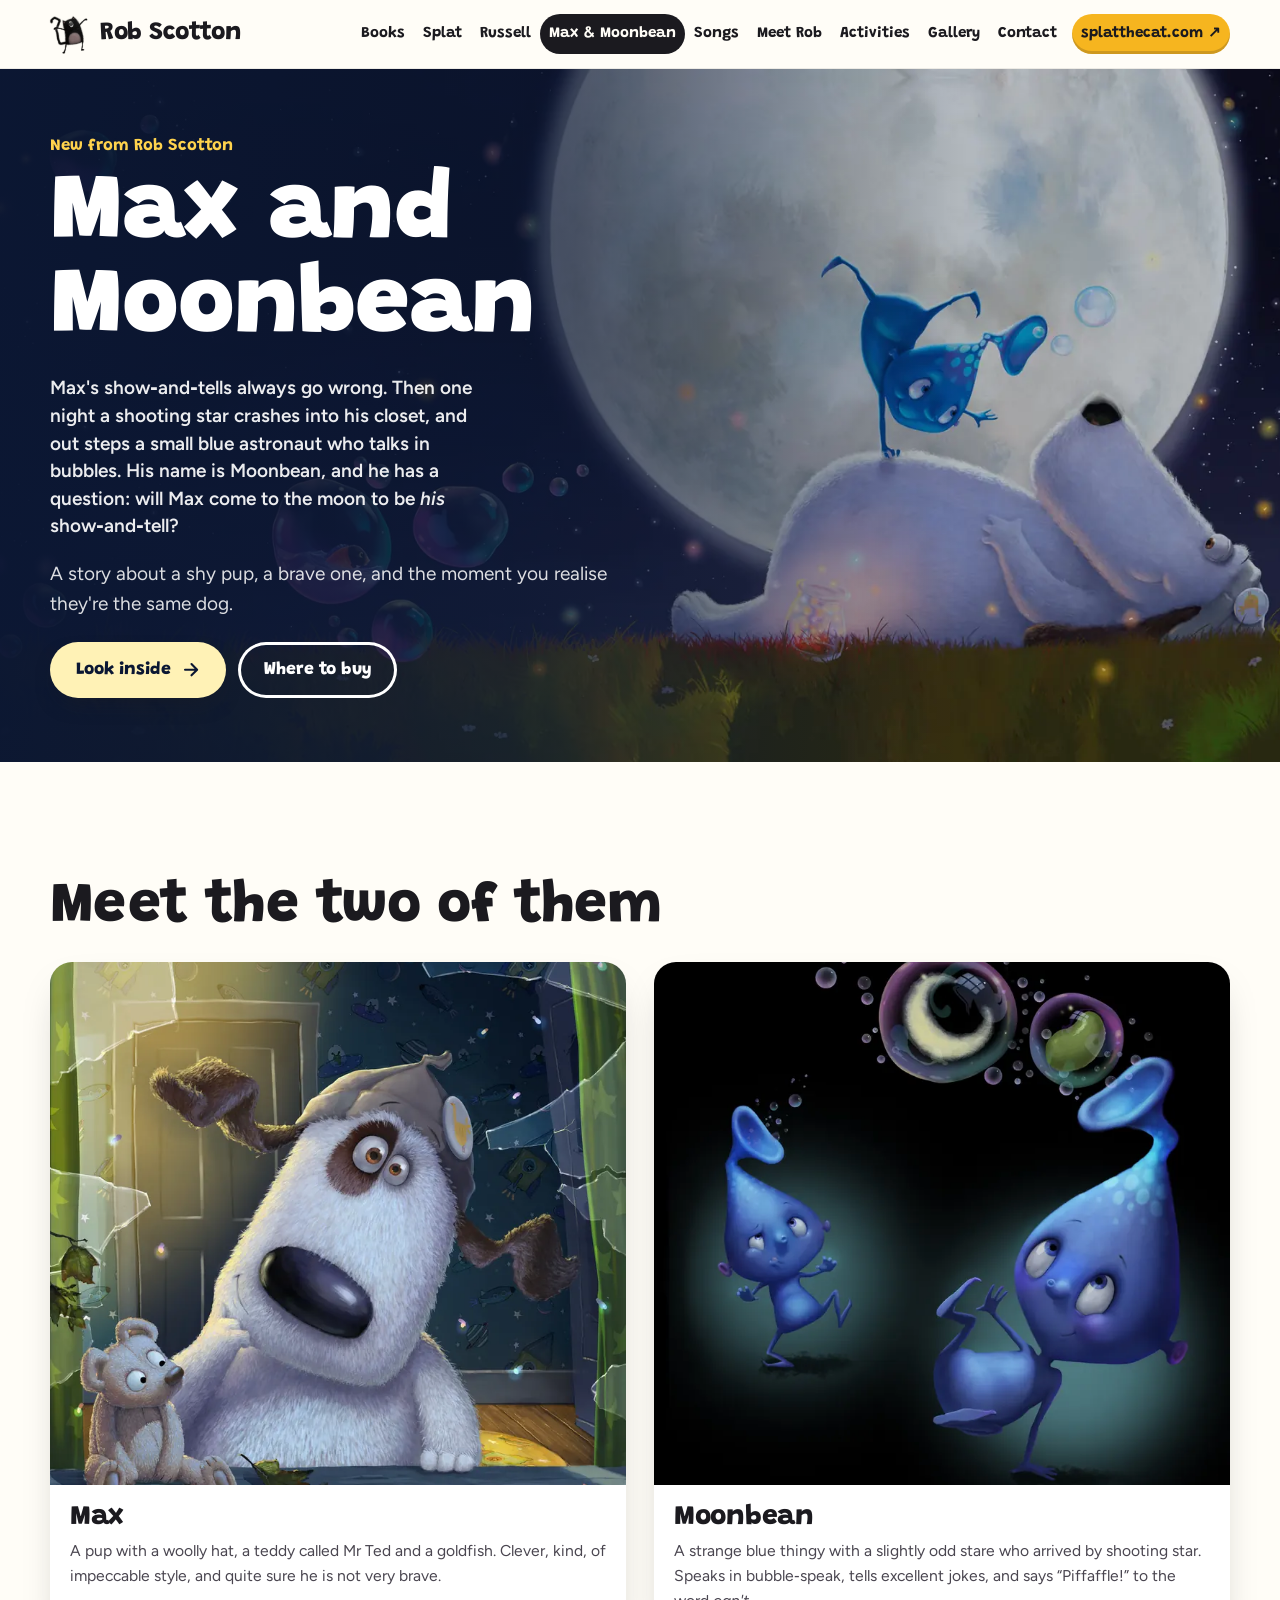
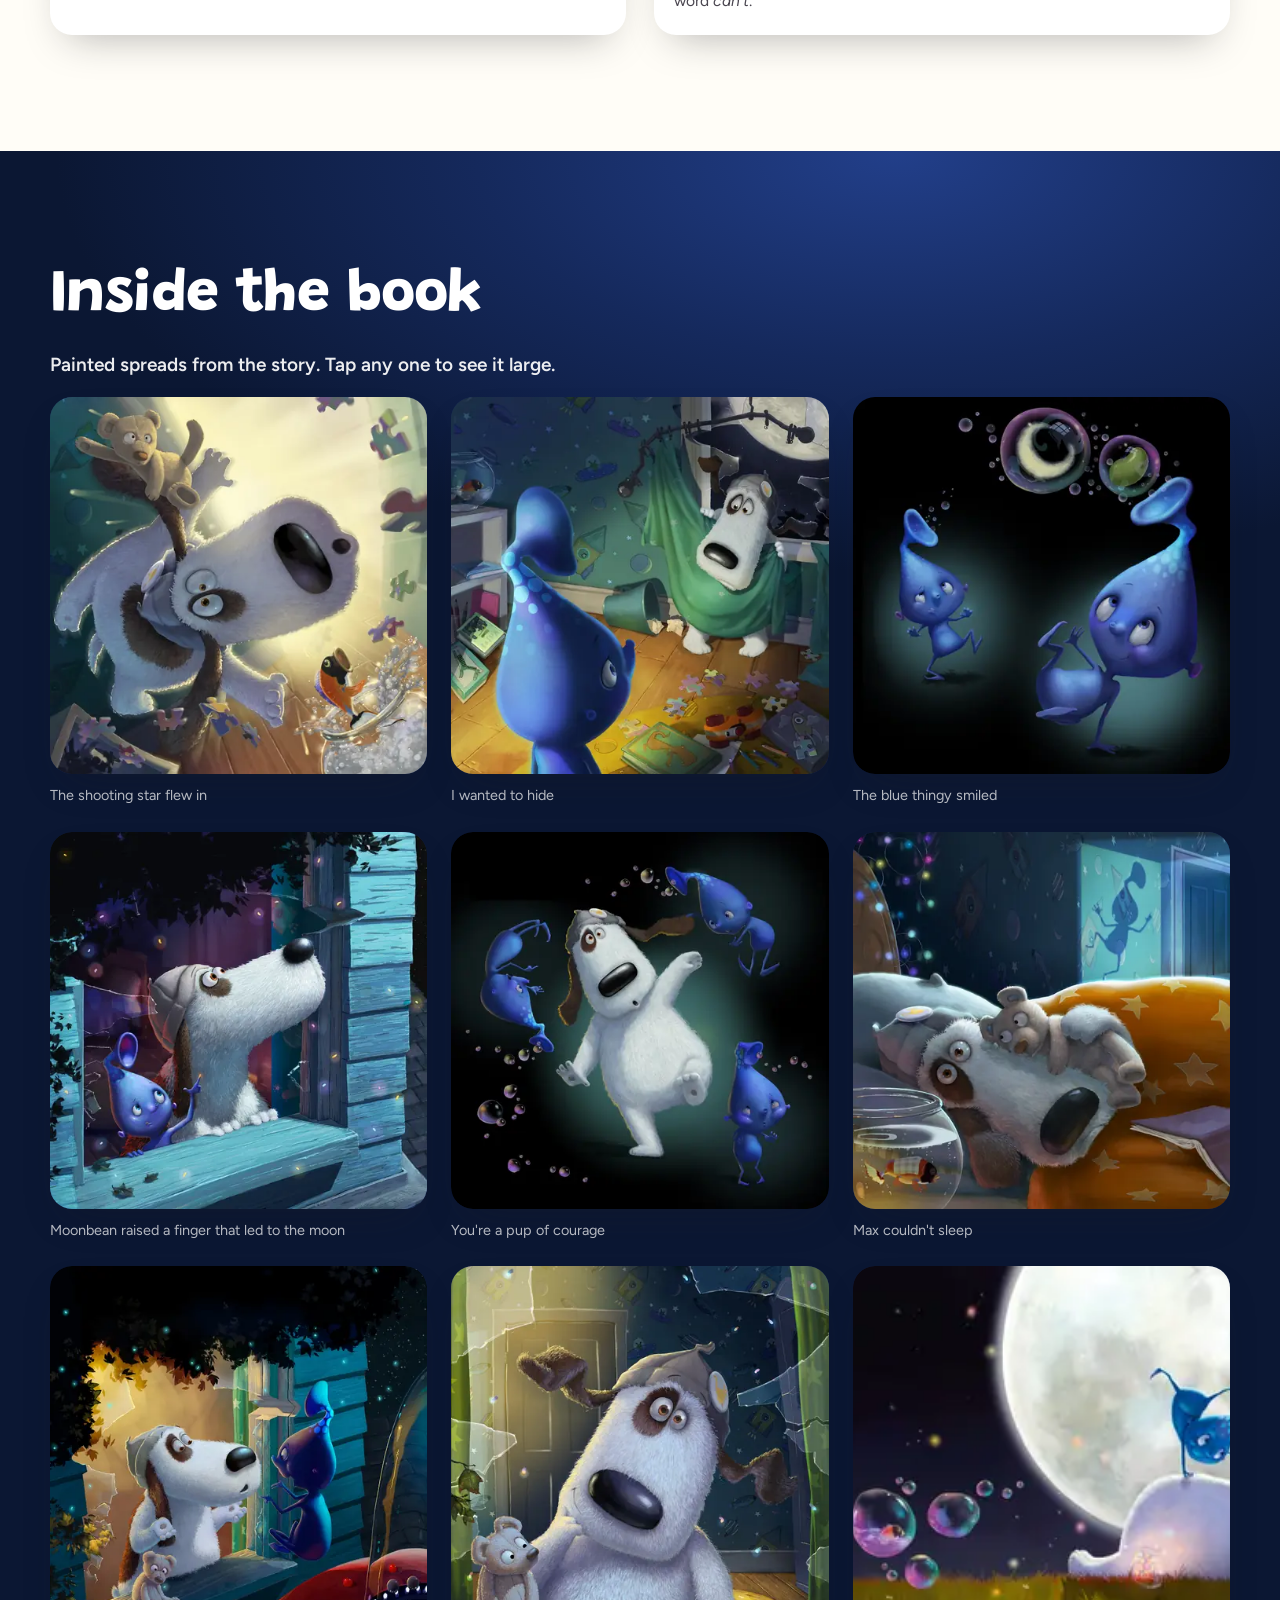
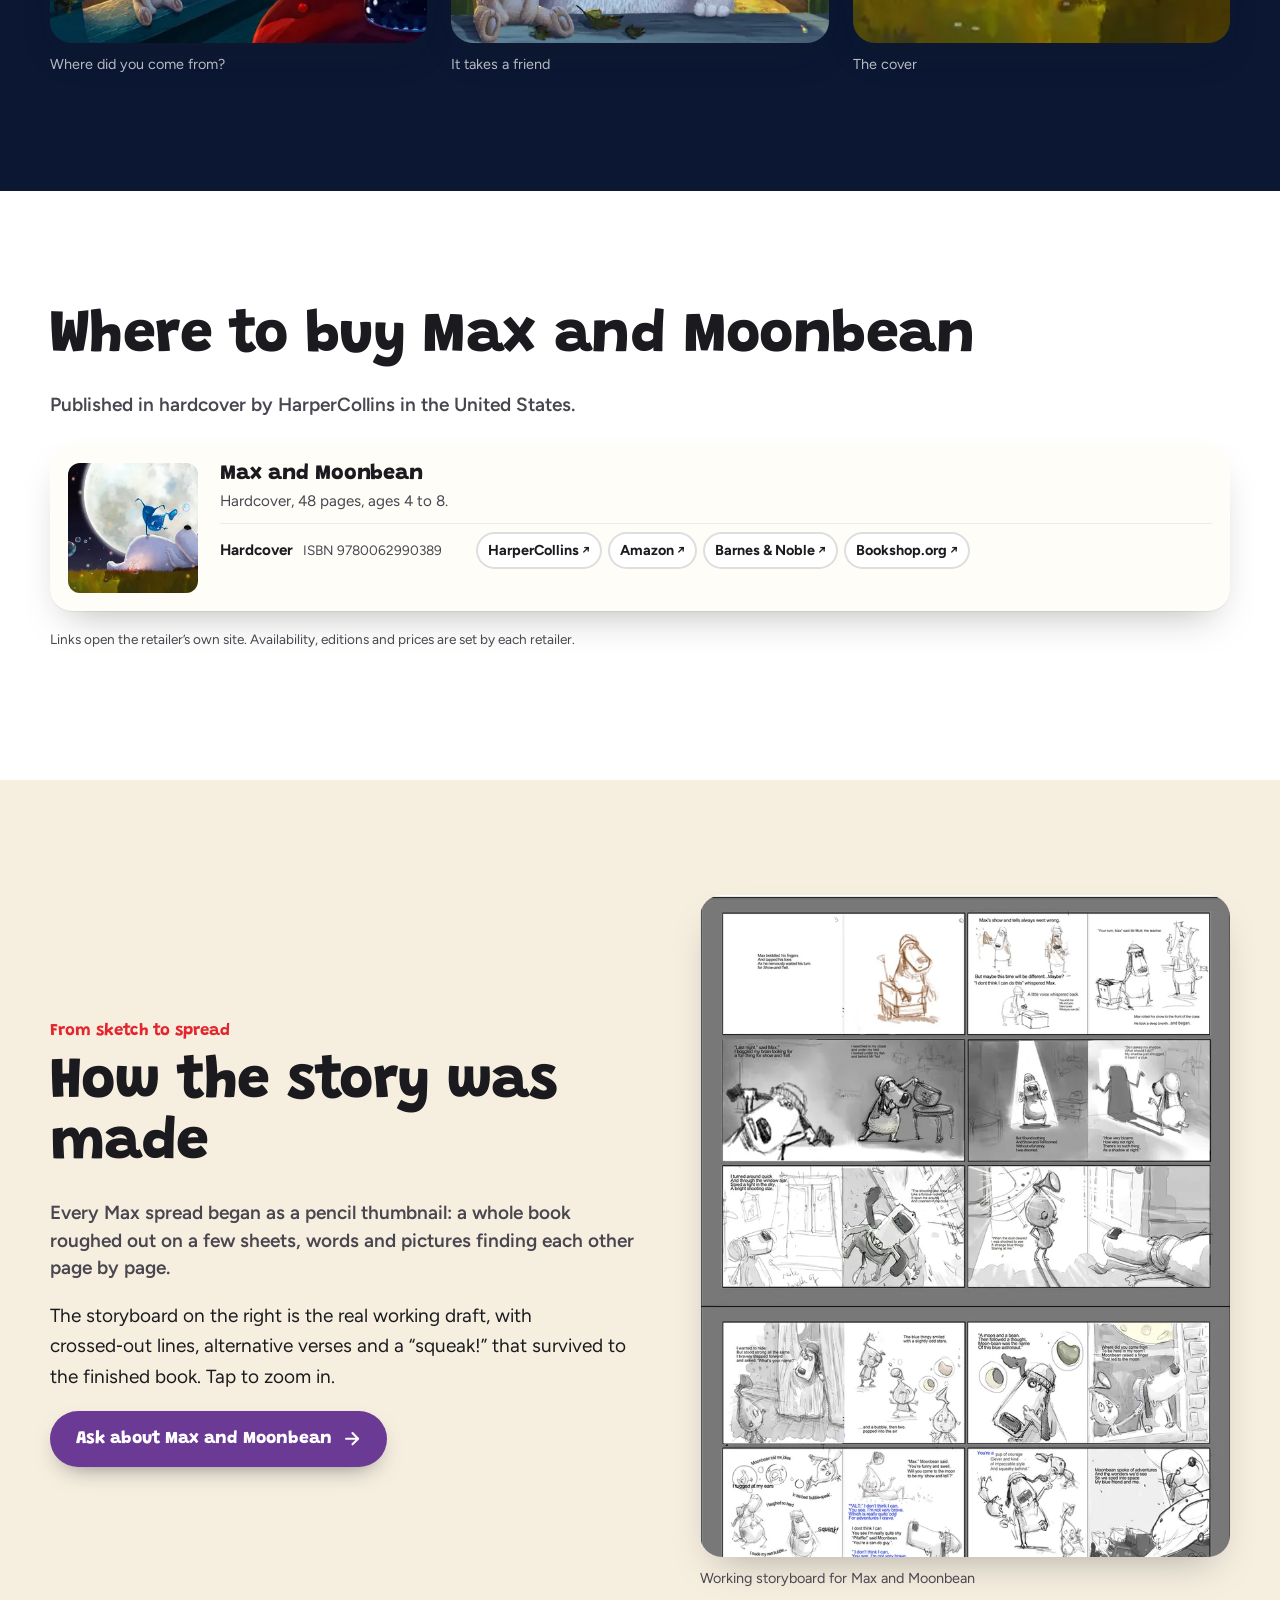
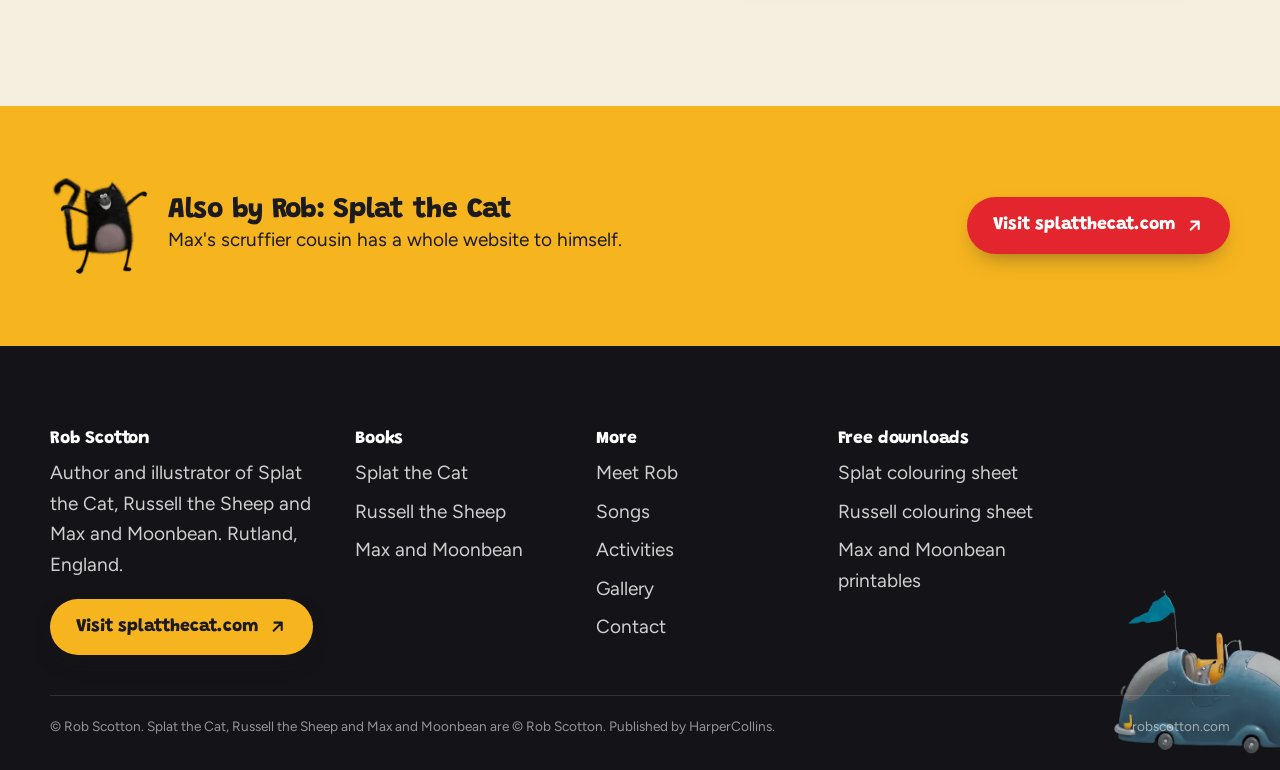
<file: site/max.html>
<!doctype html>
<html lang="en">
<head>
<meta charset="utf-8">
<meta name="viewport" content="width=device-width,initial-scale=1">
<title>Max and Moonbean | Rob Scotton</title>
<meta name="description" content="Max and Moonbean, the new picture book from Rob Scotton: a shy pup, a shooting star and a small blue astronaut who talks in bubbles.">
<meta name="theme-color" content="#0B1733">
<meta property="og:title" content="Max and Moonbean | Rob Scotton">
<meta property="og:description" content="Max and Moonbean, the new picture book from Rob Scotton: a shy pup, a shooting star and a small blue astronaut who talks in bubbles.">
<meta property="og:type" content="website">
<meta property="og:url" content="https://www.robscotton.com/max.html">
<meta property="og:image" content="https://www.robscotton.com/img/home-eyes-1200.webp">
<link rel="canonical" href="https://www.robscotton.com/max.html">
<link rel="icon" href="assets/favicon.png" type="image/png">
<link rel="preconnect" href="https://fonts.googleapis.com">
<link rel="preconnect" href="https://fonts.gstatic.com" crossorigin>
<link href="https://fonts.googleapis.com/css2?family=Grandstander:wght@600..900&family=Figtree:ital,wght@0,400..800;1,400&display=swap" rel="stylesheet">
<link rel="stylesheet" href="assets/site.css?v=e6abe883">

</head>
<body>
<a class="sr" href="#main">Skip to content</a>
<header class="top">
  <div class="wrap">
    <a class="brand" href="index.html"><img src="img/splat-cutout-480.webp" alt="" width="40" height="40">Rob Scotton<small>Books</small></a>
    <button class="burger" aria-label="Menu" aria-expanded="false" aria-controls="nav"><span></span><span></span><span></span></button>
    <nav class="nav" id="nav" aria-label="Site"><a href="index.html">Books</a><a href="splat.html"><span class="full">Splat the Cat</span><span class="short" aria-hidden="true">Splat</span></a><a href="russell.html"><span class="full">Russell the Sheep</span><span class="short" aria-hidden="true">Russell</span></a><a href="max.html" aria-current="page"><span class="full">Max and Moonbean</span><span class="short" aria-hidden="true">Max &amp; Moonbean</span></a><a href="songs.html">Songs</a><a href="about.html">Meet Rob</a><a href="activities.html">Activities</a><a href="gallery.html">Gallery</a><a href="contact.html">Contact</a><a class="splatlink" href="https://www.splatthecat.com" target="_blank" rel="noopener">splatthecat.com ↗</a></nav>
  </div>
</header>
<main id="main">

<header class="hdr hdr-max on-dark mstack">
  <div class="bg"><img src="img/hdr-max-1600.webp" srcset="img/hdr-max-960.webp 960w, img/hdr-max-1600.webp 1600w" sizes="100vw" width="1600" height="810" alt="" fetchpriority="high" decoding="async" ><div class="bubbles" aria-hidden="true"></div></div>
  <div class="fade"></div>
  <div class="wrap"><div class="copy">
    <p class="kicker">New from Rob Scotton</p>
    <h1>Max and Moonbean</h1>
    <p class="lede">Max's show‑and‑tells always go wrong. Then one night a shooting star crashes into his closet, and out steps a small blue astronaut who talks in bubbles. His name is Moonbean, and he has a question: will Max come to the moon to be <em>his</em> show‑and‑tell?</p>
    <p>A story about a shy pup, a brave one, and the moment you realise they're the same dog.</p>
    <div class="hero-actions"><a class="btn moon" href="#spreads">Look inside <svg viewBox="0 0 24 24" fill="none" stroke="currentColor" stroke-width="2.6" stroke-linecap="round" stroke-linejoin="round" aria-hidden="true"><path d="M5 12h14M13 5l7 7-7 7"/></svg></a><a class="btn ghost" href="#buy" style="color:#fff">Where to buy</a></div>
  </div></div>
</header>


<section class="band" aria-labelledby="meet-h">
  <div class="wrap">
    <h2 id="meet-h">Meet the two of them</h2>
    <div class="grid c2">
      <div class="card"><div style="aspect-ratio:1.1;overflow:hidden;background:var(--night-2)"><img src="img/max-friend-1175.webp" srcset="img/max-friend-480.webp 480w, img/max-friend-800.webp 800w, img/max-friend-1175.webp 1175w" sizes="(max-width:560px) 100vw, 50vw" width="1175" height="1200" alt="Max resting his chin on the windowsill beside his teddy" loading="lazy" decoding="async" style="width:100%;height:100%;object-fit:cover" ></div><div class="body"><h3>Max</h3><p>A pup with a woolly hat, a teddy called Mr Ted and a goldfish. Clever, kind, of impeccable style, and quite sure he is not very brave.</p></div></div>
      <div class="card"><div style="aspect-ratio:1.1;overflow:hidden;background:var(--night-2)"><img src="img/max-blue-thingy-1200.webp" srcset="img/max-blue-thingy-480.webp 480w, img/max-blue-thingy-800.webp 800w, img/max-blue-thingy-1200.webp 1200w" sizes="(max-width:560px) 100vw, 50vw" width="1200" height="1200" alt="Moonbean, a small blue astronaut, dancing in the dark with bubbles above him" loading="lazy" decoding="async" style="width:100%;height:100%;object-fit:cover" ></div><div class="body"><h3>Moonbean</h3><p>A strange blue thingy with a slightly odd stare who arrived by shooting star. Speaks in bubble‑speak, tells excellent jokes, and says “Piffaffle!” to the word <em>can't</em>.</p></div></div>
    </div>
  </div>
</section>

<section class="band night-band on-dark" id="spreads" aria-labelledby="spreads-h">
  <div class="bubbles" aria-hidden="true"></div>
  <div class="wrap">
    <h2 id="spreads-h">Inside the book</h2>
    <p class="lede">Painted spreads from the story. Tap any one to see it large.</p>
    <div class="spreads">
      <figure style="margin:0"><button class="zoom art" data-full="img/max-shooting-star-1200.webp" data-caption="The shooting star flew in" aria-label="View larger: The shooting star flew in like a furious rocket"><img src="img/max-shooting-star-1200.webp" srcset="img/max-shooting-star-480.webp 480w, img/max-shooting-star-800.webp 800w, img/max-shooting-star-1200.webp 1200w" sizes="(max-width:540px) 100vw, (max-width:900px) 50vw, 33vw" width="1200" height="1200" alt="The shooting star flew in like a furious rocket" loading="lazy" decoding="async" ></button><figcaption>The shooting star flew in</figcaption></figure>
      <figure style="margin:0"><button class="zoom art" data-full="img/max-hide-1200.webp" data-caption="I wanted to hide" aria-label="View larger: Max peers from behind the curtain at the blue visitor"><img src="img/max-hide-1200.webp" srcset="img/max-hide-480.webp 480w, img/max-hide-800.webp 800w, img/max-hide-1200.webp 1200w" sizes="(max-width:540px) 100vw, (max-width:900px) 50vw, 33vw" width="1200" height="1200" alt="Max peers from behind the curtain at the blue visitor" loading="lazy" decoding="async" ></button><figcaption>I wanted to hide</figcaption></figure>
      <figure style="margin:0"><button class="zoom art" data-full="img/max-blue-thingy-1200.webp" data-caption="The blue thingy smiled" aria-label="View larger: Moonbean smiles with a slightly odd stare"><img src="img/max-blue-thingy-1200.webp" srcset="img/max-blue-thingy-480.webp 480w, img/max-blue-thingy-800.webp 800w, img/max-blue-thingy-1200.webp 1200w" sizes="(max-width:540px) 100vw, (max-width:900px) 50vw, 33vw" width="1200" height="1200" alt="Moonbean smiles with a slightly odd stare" loading="lazy" decoding="async" ></button><figcaption>The blue thingy smiled</figcaption></figure>
      <figure style="margin:0"><button class="zoom art" data-full="img/max-moon-1200.webp" data-caption="Moonbean raised a finger that led to the moon" aria-label="View larger: Moonbean points up through the window at the moon"><img src="img/max-moon-1200.webp" srcset="img/max-moon-480.webp 480w, img/max-moon-800.webp 800w, img/max-moon-1200.webp 1200w" sizes="(max-width:540px) 100vw, (max-width:900px) 50vw, 33vw" width="1200" height="1200" alt="Moonbean points up through the window at the moon" loading="lazy" decoding="async" ></button><figcaption>Moonbean raised a finger that led to the moon</figcaption></figure>
      <figure style="margin:0"><button class="zoom art" data-full="img/max-courage-1200.webp" data-caption="You&#x27;re a pup of courage" aria-label="View larger: Max dances among the bubbles as Moonbean cheers"><img src="img/max-courage-1200.webp" srcset="img/max-courage-480.webp 480w, img/max-courage-800.webp 800w, img/max-courage-1200.webp 1200w" sizes="(max-width:540px) 100vw, (max-width:900px) 50vw, 33vw" width="1200" height="1200" alt="Max dances among the bubbles as Moonbean cheers" loading="lazy" decoding="async" ></button><figcaption>You're a pup of courage</figcaption></figure>
      <figure style="margin:0"><button class="zoom art" data-full="img/max-sleep-1200.webp" data-caption="Max couldn&#x27;t sleep" aria-label="View larger: Max lies awake in bed with his teddy and his goldfish"><img src="img/max-sleep-1200.webp" srcset="img/max-sleep-480.webp 480w, img/max-sleep-800.webp 800w, img/max-sleep-1200.webp 1200w" sizes="(max-width:540px) 100vw, (max-width:900px) 50vw, 33vw" width="1200" height="1200" alt="Max lies awake in bed with his teddy and his goldfish" loading="lazy" decoding="async" ></button><figcaption>Max couldn't sleep</figcaption></figure>
      <figure style="margin:0"><button class="zoom art" data-full="img/max-where-1200.webp" data-caption="Where did you come from?" aria-label="View larger: Max at the window as a flying saucer arrives"><img src="img/max-where-1200.webp" srcset="img/max-where-480.webp 480w, img/max-where-800.webp 800w, img/max-where-1200.webp 1200w" sizes="(max-width:540px) 100vw, (max-width:900px) 50vw, 33vw" width="1200" height="1200" alt="Max at the window as a flying saucer arrives" loading="lazy" decoding="async" ></button><figcaption>Where did you come from?</figcaption></figure>
      <figure style="margin:0"><button class="zoom art" data-full="img/max-friend-1175.webp" data-caption="It takes a friend" aria-label="View larger: Max chin on the windowsill with Mr Ted"><img src="img/max-friend-1175.webp" srcset="img/max-friend-480.webp 480w, img/max-friend-800.webp 800w, img/max-friend-1175.webp 1175w" sizes="(max-width:540px) 100vw, (max-width:900px) 50vw, 33vw" width="1175" height="1200" alt="Max chin on the windowsill with Mr Ted" loading="lazy" decoding="async" ></button><figcaption>It takes a friend</figcaption></figure>
      <figure style="margin:0"><button class="zoom art" data-full="img/max-cover-1200.webp" data-caption="The cover" aria-label="View larger: Max and Moonbean under the moon"><img src="img/max-cover-1200.webp" srcset="img/max-cover-480.webp 480w, img/max-cover-800.webp 800w, img/max-cover-1200.webp 1200w" sizes="(max-width:540px) 100vw, (max-width:900px) 50vw, 33vw" width="1200" height="607" alt="Max and Moonbean under the moon" loading="lazy" decoding="async" ></button><figcaption>The cover</figcaption></figure>
    </div>
  </div>
</section>


<section class="band buy-band" id="buy" aria-labelledby="buy-h">
  <div class="wrap">
    <div class="buy-head"><div><h2 id="buy-h">Where to buy Max and Moonbean</h2><p class="lede">Published in hardcover by HarperCollins in the United States.</p></div></div>
    <div class="buy-grid" data-buy><article class="buy-card"><div class="buy-cover"><img src="img/max-cover-1200.webp" srcset="img/max-cover-480.webp 480w, img/max-cover-800.webp 800w, img/max-cover-1200.webp 1200w" sizes="160px" width="1200" height="607" alt="Max and Moonbean book cover" loading="lazy" decoding="async" ></div><div class="buy-body"><h3>Max and Moonbean</h3><p class="buy-note">Hardcover, 48 pages, ages 4 to 8.</p><div class="region" data-region="us"><div class="fmt-row"><p class="fmt">Hardcover <span>ISBN 9780062990389</span></p><div class="shops"><a class="shop" href="https://www.harpercollins.com/search?q=9780062990389" target="_blank" rel="noopener">HarperCollins</a><a class="shop" href="https://www.amazon.com/dp/0062990381" target="_blank" rel="noopener">Amazon</a><a class="shop" href="https://www.barnesandnoble.com/s/9780062990389" target="_blank" rel="noopener">Barnes &amp; Noble</a><a class="shop" href="https://bookshop.org/search?keywords=9780062990389" target="_blank" rel="noopener">Bookshop.org</a></div></div></div></div></article></div>
    <p class="buy-fine">Links open the retailer’s own site. Availability, editions and prices are set by each retailer.</p>
  </div>
</section>


<section class="band paper-band" aria-labelledby="making-h">
  <div class="wrap split">
    <div>
      <p class="kicker">From sketch to spread</p>
      <h2 id="making-h">How the story was made</h2>
      <p class="lede">Every Max spread began as a pencil thumbnail: a whole book roughed out on a few sheets, words and pictures finding each other page by page.</p>
      <p>The storyboard on the right is the real working draft, with crossed‑out lines, alternative verses and a “squeak!” that survived to the finished book. Tap to zoom in.</p>
      <a class="btn plum" href="contact.html">Ask about Max and Moonbean <svg viewBox="0 0 24 24" fill="none" stroke="currentColor" stroke-width="2.6" stroke-linecap="round" stroke-linejoin="round" aria-hidden="true"><path d="M5 12h14M13 5l7 7-7 7"/></svg></a>
    </div>
    <figure style="margin:0"><button class="zoom art tall" data-full="img/max-draft-960.webp" data-caption="Working storyboard for Max and Moonbean" aria-label="View larger: The full pencil storyboard draft of Max and Moonbean"><img src="img/max-draft-960.webp" srcset="img/max-draft-480.webp 480w, img/max-draft-800.webp 800w, img/max-draft-960.webp 960w" sizes="(max-width:860px) 100vw, 50vw" width="960" height="2975" alt="The full pencil storyboard draft of Max and Moonbean" loading="lazy" decoding="async" ></button><figcaption>Working storyboard for Max and Moonbean</figcaption></figure>
  </div>
</section>

<section class="band yellow-band tight" aria-label="Also by Rob">
  <div class="wrap" style="display:flex;flex-wrap:wrap;align-items:center;gap:22px;justify-content:space-between">
    <div style="display:flex;align-items:center;gap:18px"><img src="img/splat-cutout-480.webp" alt="" width="120" height="115" style="width:100px" loading="lazy"><div><h3 style="margin:0">Also by Rob: Splat the Cat</h3><p style="margin:0">Max's scruffier cousin has a whole website to himself.</p></div></div>
    <a class="btn red" href="https://www.splatthecat.com" target="_blank" rel="noopener">Visit splatthecat.com <svg viewBox="0 0 24 24" fill="none" stroke="currentColor" stroke-width="2.6" stroke-linecap="round" stroke-linejoin="round" aria-hidden="true"><path d="M7 17 17 7M8 7h9v9"/></svg></a>
  </div>
</section>

</main>
<footer>
  <div class="wrap">
    <div class="cols">
      <div>
        <h4>Rob Scotton</h4>
        <p style="max-width:34ch">Author and illustrator of Splat the Cat, Russell the Sheep and Max and Moonbean. Rutland, England.</p>
        <a class="btn yellow" href="https://www.splatthecat.com" target="_blank" rel="noopener">Visit splatthecat.com <svg viewBox="0 0 24 24" fill="none" stroke="currentColor" stroke-width="2.6" stroke-linecap="round" stroke-linejoin="round" aria-hidden="true"><path d="M7 17 17 7M8 7h9v9"/></svg></a>
      </div>
      <div><h4>Books</h4><ul><li><a href="splat.html">Splat the Cat</a></li><li><a href="russell.html">Russell the Sheep</a></li><li><a href="max.html">Max and Moonbean</a></li></ul></div>
      <div><h4>More</h4><ul><li><a href="about.html">Meet Rob</a></li><li><a href="songs.html">Songs</a></li><li><a href="activities.html">Activities</a></li><li><a href="gallery.html">Gallery</a></li><li><a href="contact.html">Contact</a></li></ul></div>
      <div><h4>Free downloads</h4><ul><li><a href="downloads/splat-colouring-sheet.jpg" download>Splat colouring sheet</a></li><li><a href="downloads/russell-colouring-sheet.jpg" download>Russell colouring sheet</a></li><li><a href="activities.html#max-act">Max and Moonbean printables</a></li></ul></div>
    </div>
    <div class="fine"><span>© Rob Scotton. Splat the Cat, Russell the Sheep and Max and Moonbean are © Rob Scotton. Published by HarperCollins.</span><span>robscotton.com</span></div>
  </div>
  <img class="car" src="img/splat-car-cutout-480.webp" alt="" width="480" height="450" loading="lazy">
</footer>
<script src="assets/site.js?v=566c4fc2" defer></script>
</body>
</html>
</file>
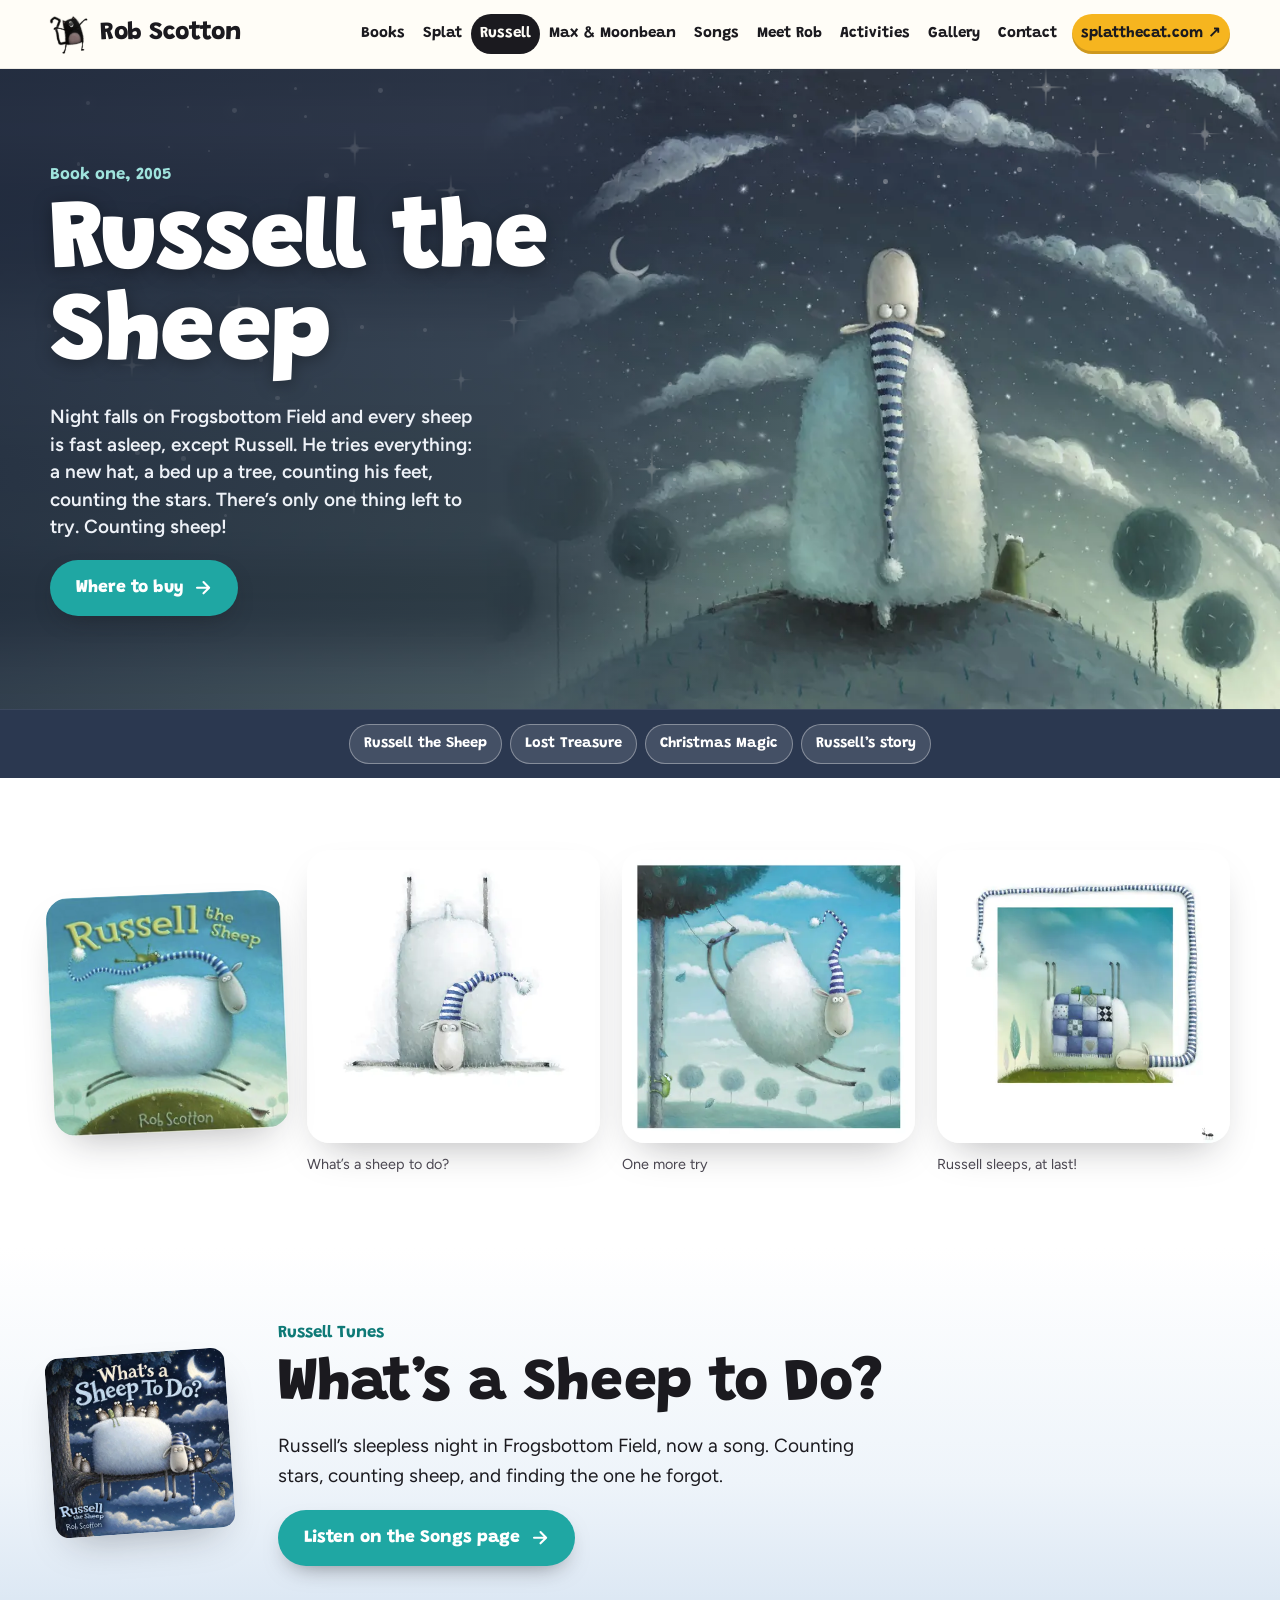
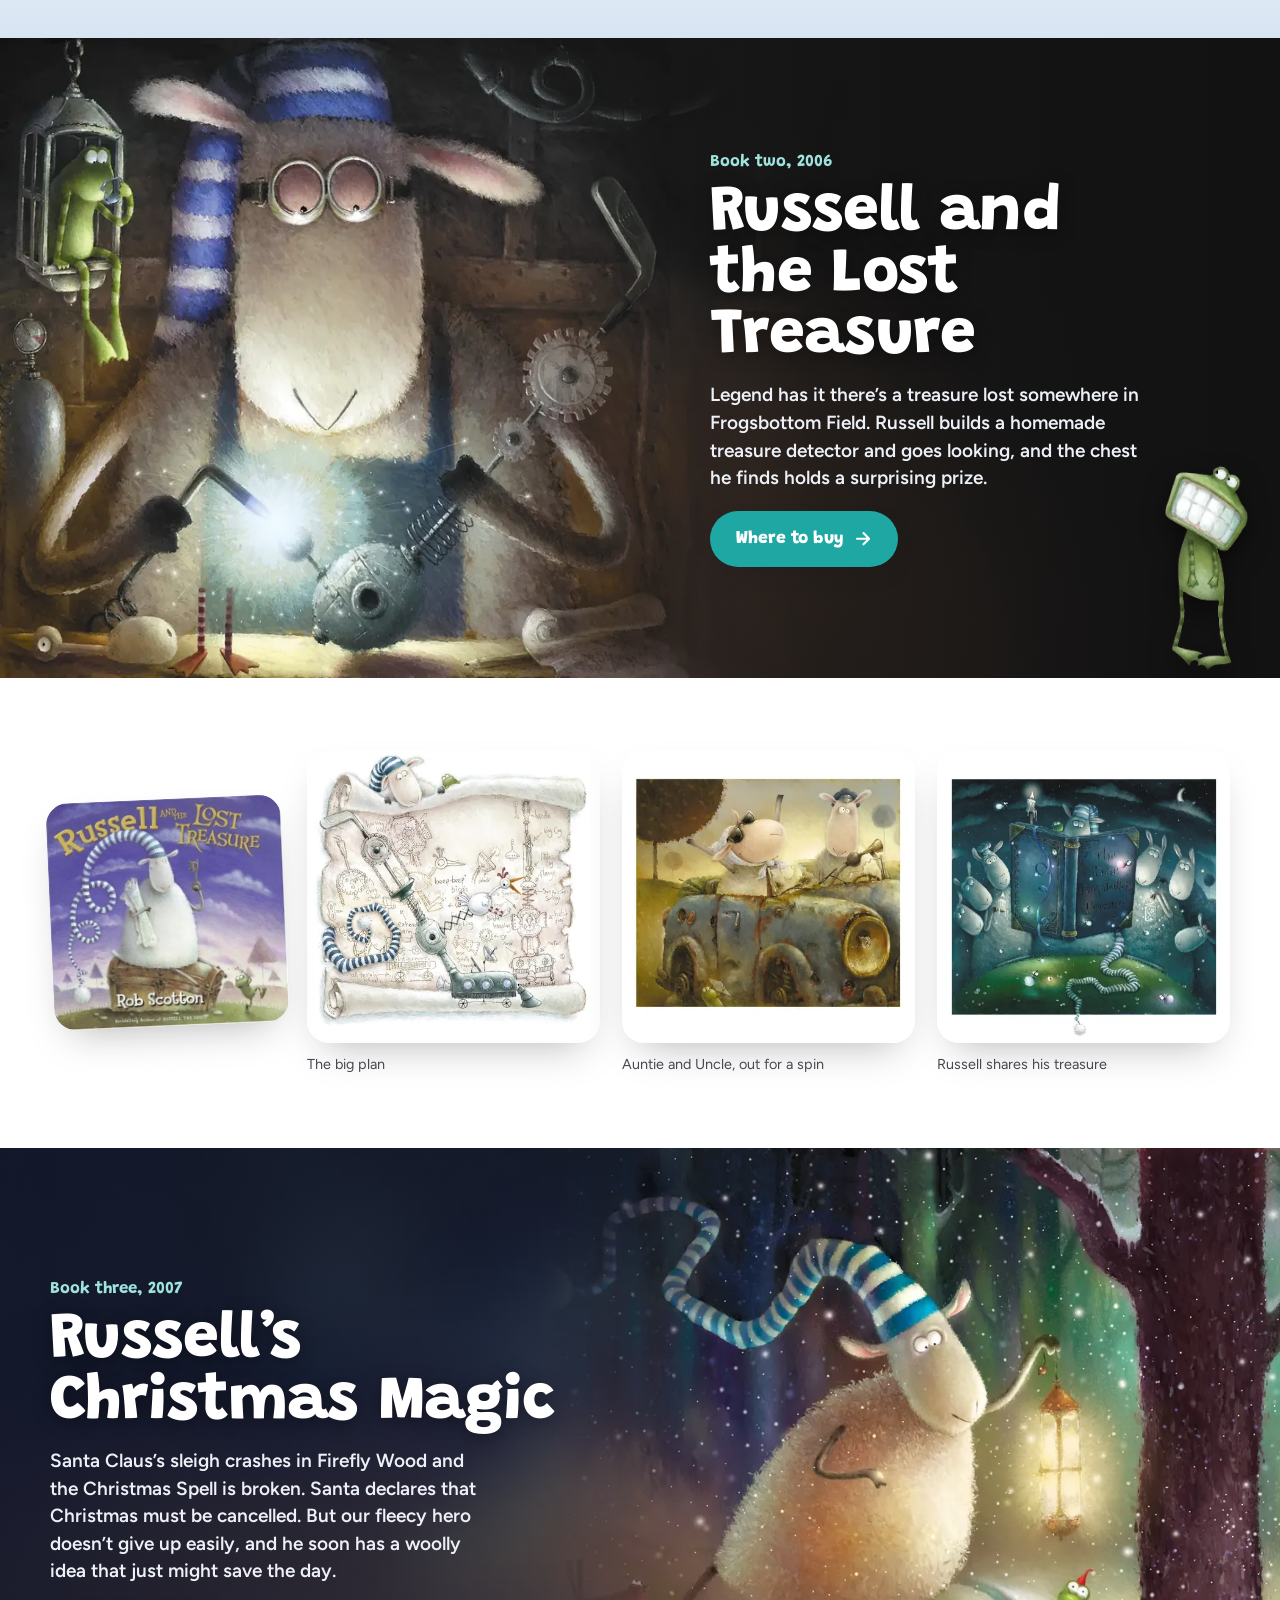
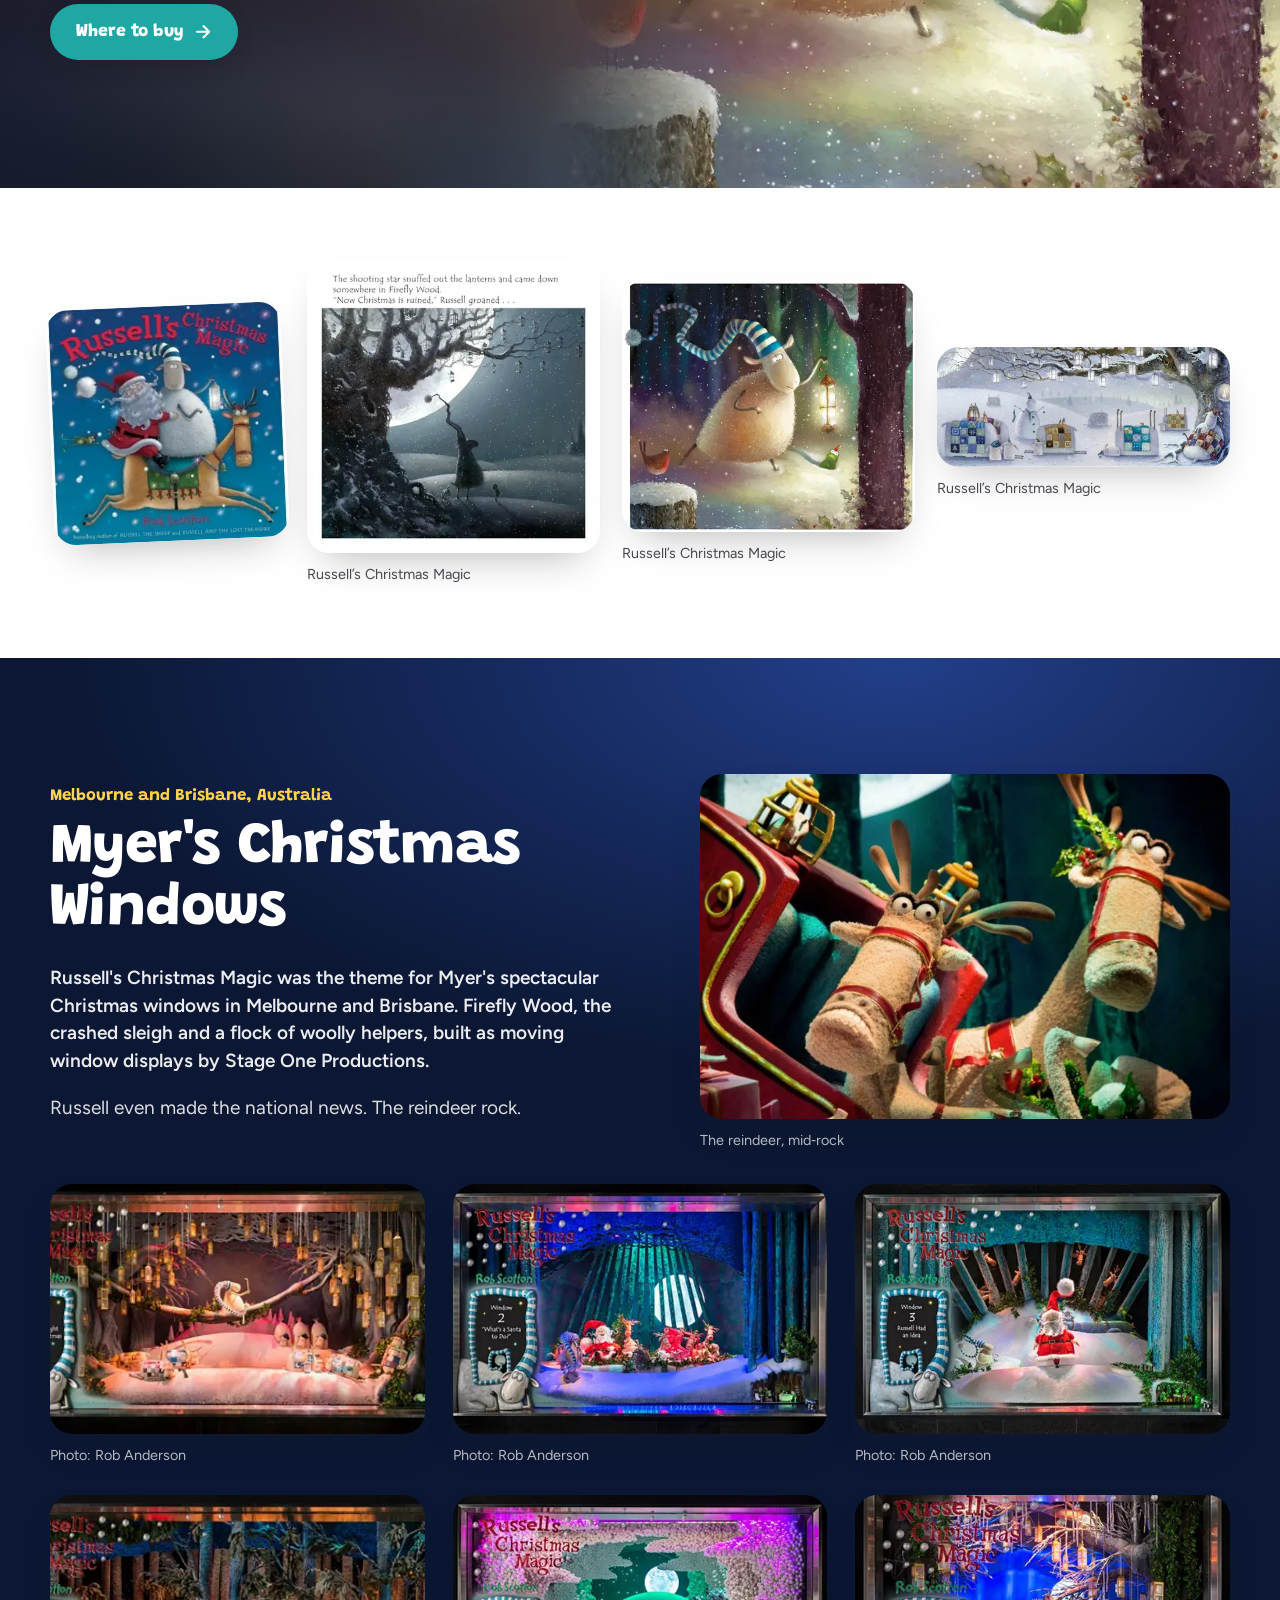
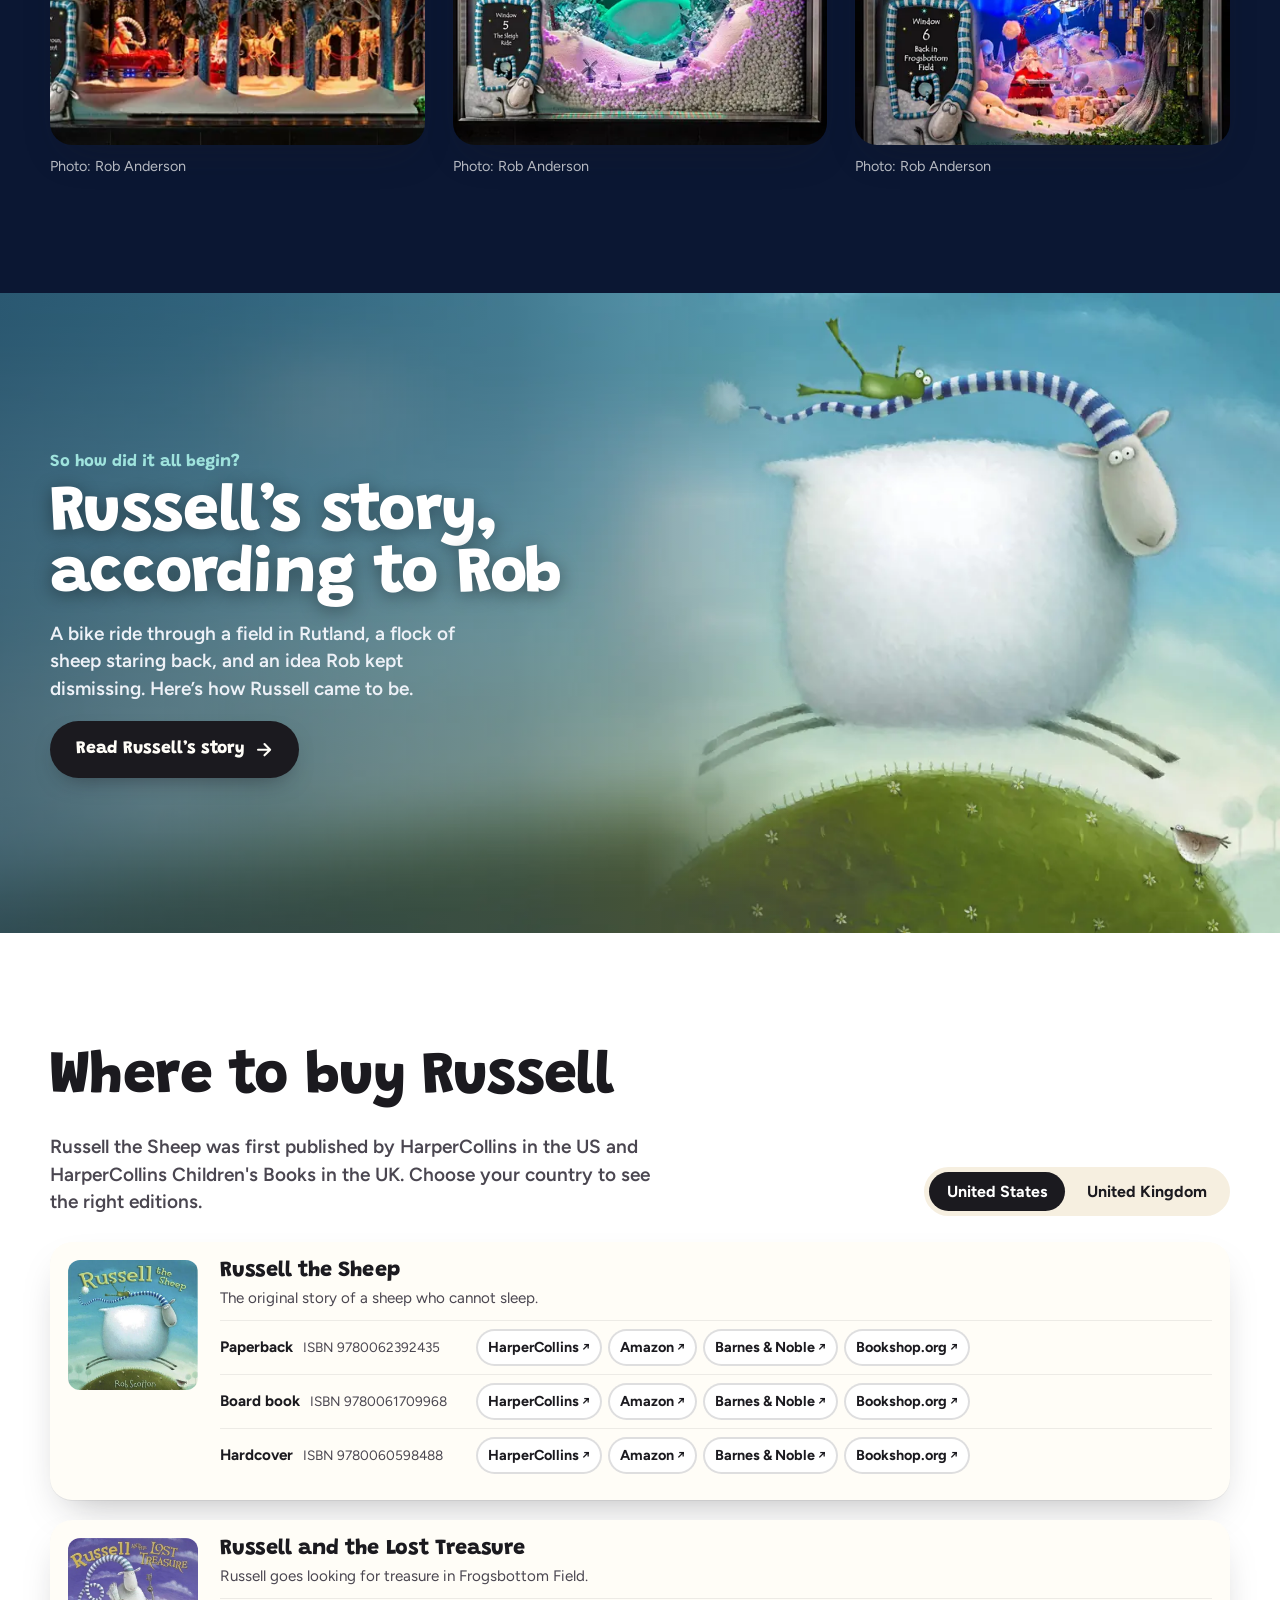
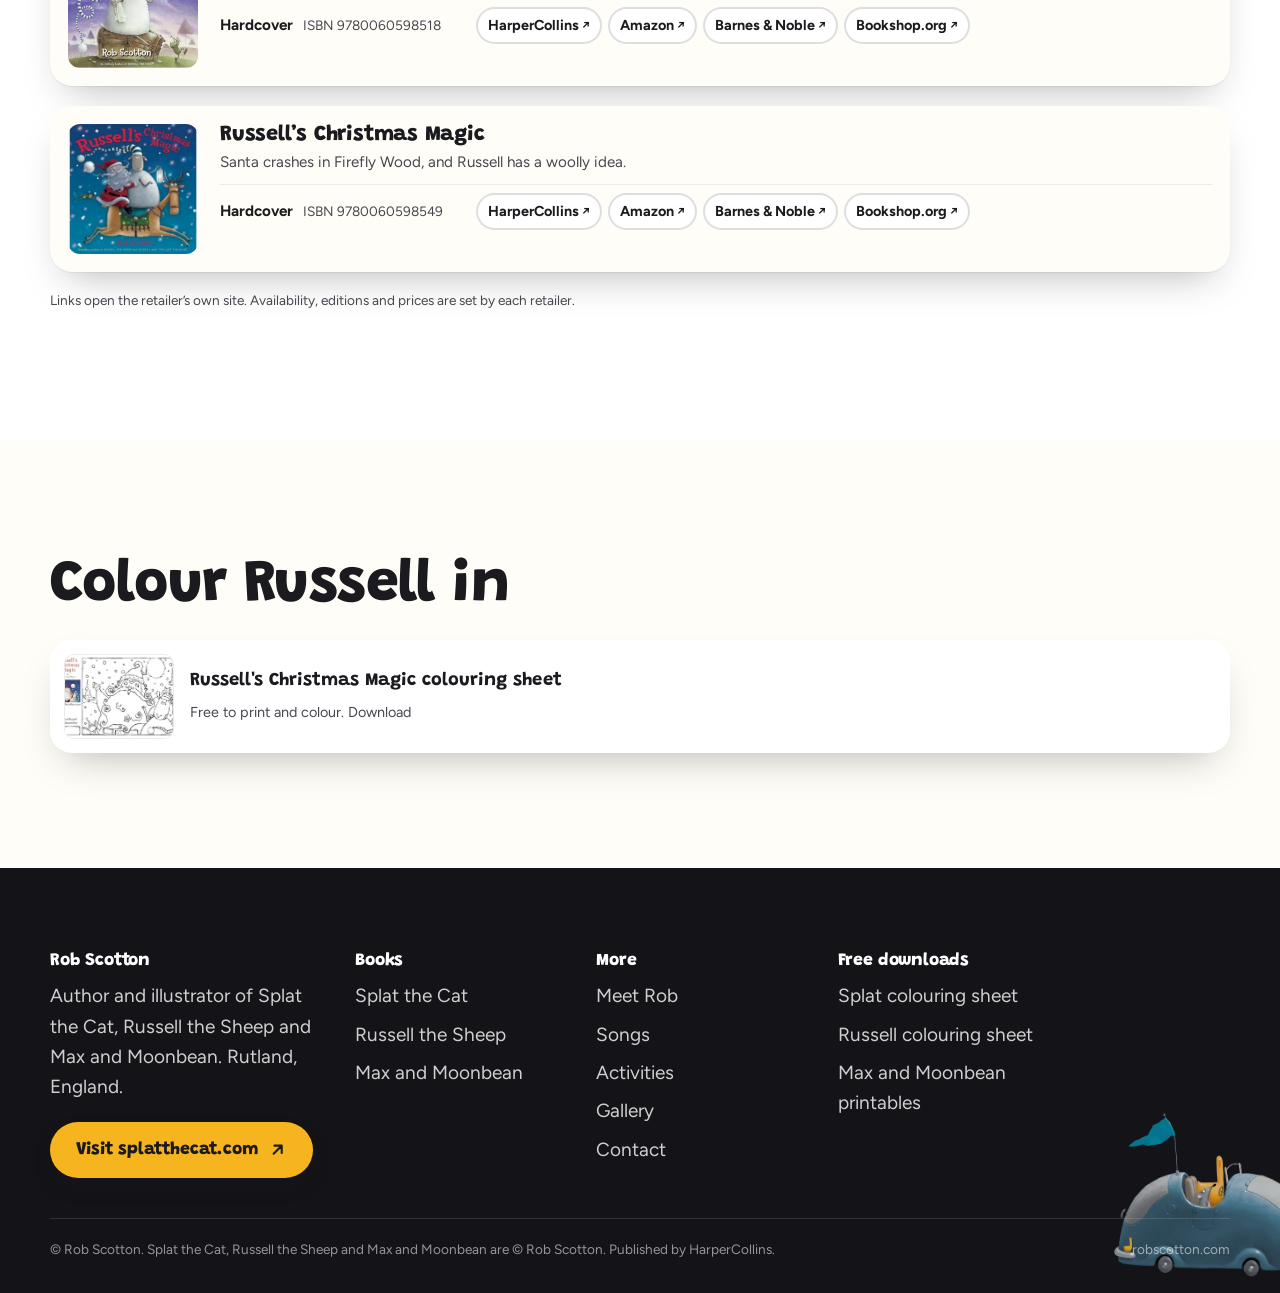
<file: site/russell.html>
<!doctype html>
<html lang="en">
<head>
<meta charset="utf-8">
<meta name="viewport" content="width=device-width,initial-scale=1">
<title>Russell the Sheep | Rob Scotton</title>
<meta name="description" content="Rob Scotton&#x27;s Russell the Sheep books in order: Russell the Sheep, Russell and the Lost Treasure and Russell&#x27;s Christmas Magic, with page art, the Myer Christmas windows and where to buy.">
<meta name="theme-color" content="#2B3850">
<meta property="og:title" content="Russell the Sheep | Rob Scotton">
<meta property="og:description" content="Rob Scotton&#x27;s Russell the Sheep books in order: Russell the Sheep, Russell and the Lost Treasure and Russell&#x27;s Christmas Magic, with page art, the Myer Christmas windows and where to buy.">
<meta property="og:type" content="website">
<meta property="og:url" content="https://www.robscotton.com/russell.html">
<meta property="og:image" content="https://www.robscotton.com/img/home-eyes-1200.webp">
<link rel="canonical" href="https://www.robscotton.com/russell.html">
<link rel="icon" href="assets/favicon.png" type="image/png">
<link rel="preconnect" href="https://fonts.googleapis.com">
<link rel="preconnect" href="https://fonts.gstatic.com" crossorigin>
<link href="https://fonts.googleapis.com/css2?family=Grandstander:wght@600..900&family=Figtree:ital,wght@0,400..800;1,400&display=swap" rel="stylesheet">
<link rel="stylesheet" href="assets/site.css?v=e6abe883">

</head>
<body>
<a class="sr" href="#main">Skip to content</a>
<header class="top">
  <div class="wrap">
    <a class="brand" href="index.html"><img src="img/splat-cutout-480.webp" alt="" width="40" height="40">Rob Scotton<small>Books</small></a>
    <button class="burger" aria-label="Menu" aria-expanded="false" aria-controls="nav"><span></span><span></span><span></span></button>
    <nav class="nav" id="nav" aria-label="Site"><a href="index.html">Books</a><a href="splat.html"><span class="full">Splat the Cat</span><span class="short" aria-hidden="true">Splat</span></a><a href="russell.html" aria-current="page"><span class="full">Russell the Sheep</span><span class="short" aria-hidden="true">Russell</span></a><a href="max.html"><span class="full">Max and Moonbean</span><span class="short" aria-hidden="true">Max &amp; Moonbean</span></a><a href="songs.html">Songs</a><a href="about.html">Meet Rob</a><a href="activities.html">Activities</a><a href="gallery.html">Gallery</a><a href="contact.html">Contact</a><a class="splatlink" href="https://www.splatthecat.com" target="_blank" rel="noopener">splatthecat.com ↗</a></nav>
  </div>
</header>
<main id="main">

<header class="hdr hdr-russell drawer" id="russell-the-sheep">
  <div class="bg"><img src="img/hdr-russell-1600.webp" srcset="img/hdr-russell-960.webp 960w, img/hdr-russell-1600.webp 1600w" sizes="100vw" width="1600" height="762" alt="" fetchpriority="high" decoding="async" ><div class="twinkle" aria-hidden="true"></div></div>
  <div class="fade"></div>
  <div class="wrap"><div class="copy">
    <p class="kicker">Book one, 2005</p>
    <h1>Russell the Sheep</h1>
    <p class="lede">Night falls on Frogsbottom Field and every sheep is fast asleep, except Russell. He tries everything: a new hat, a bed up a tree, counting his feet, counting the stars. There’s only one thing left to try. Counting sheep!</p>
    <a class="btn teal" href="#buy">Where to buy <svg viewBox="0 0 24 24" fill="none" stroke="currentColor" stroke-width="2.6" stroke-linecap="round" stroke-linejoin="round" aria-hidden="true"><path d="M5 12h14M13 5l7 7-7 7"/></svg></a>
  </div></div>
</header>
<div class="drw-strip"><div class="wrap"><nav class="drw-chips" aria-label="On this page"><a href="#russell-the-sheep">Russell the Sheep</a><a href="#lost-treasure">Lost Treasure</a><a href="#christmas-magic">Christmas Magic</a><a href="#story">Russell’s story</a></nav></div></div>
<section class="band tight inside" aria-label="Pictures from Russell the Sheep">
  <div class="wrap"><div class="inside-row">
    <figure style="margin:0" class="art tilt-l"><img src="img/cover-russell-sheep-493.webp" srcset="img/cover-russell-sheep-480.webp 480w, img/cover-russell-sheep-493.webp 493w" sizes="(max-width:860px) 45vw, 22vw" width="493" height="500" alt="Russell the Sheep book cover" loading="lazy" decoding="async" ></figure>
    <figure style="margin:0"><button class="zoom art" data-full="img/russell-what-to-do-1200.webp" data-caption="What’s a sheep to do?" aria-label="View larger: Russell standing wide awake in his striped nightcap"><img src="img/russell-what-to-do-1200.webp" srcset="img/russell-what-to-do-480.webp 480w, img/russell-what-to-do-800.webp 800w, img/russell-what-to-do-1200.webp 1200w" sizes="(max-width:540px) 100vw, (max-width:900px) 50vw, 33vw" width="1200" height="1200" alt="Russell standing wide awake in his striped nightcap" loading="lazy" decoding="async" ></button><figcaption>What’s a sheep to do?</figcaption></figure>
    <figure style="margin:0"><button class="zoom art" data-full="img/russell-swing-1200.webp" data-caption="One more try" aria-label="View larger: Russell swinging from a tree while Frankie clings to the trunk"><img src="img/russell-swing-1200.webp" srcset="img/russell-swing-480.webp 480w, img/russell-swing-800.webp 800w, img/russell-swing-1200.webp 1200w" sizes="(max-width:540px) 100vw, (max-width:900px) 50vw, 33vw" width="1200" height="1200" alt="Russell swinging from a tree while Frankie clings to the trunk" loading="lazy" decoding="async" ></button><figcaption>One more try</figcaption></figure>
    <figure style="margin:0"><button class="zoom art" data-full="img/russell-sleeps-1200.webp" data-caption="Russell sleeps, at last!" aria-label="View larger: Russell asleep under a patchwork quilt"><img src="img/russell-sleeps-1200.webp" srcset="img/russell-sleeps-480.webp 480w, img/russell-sleeps-800.webp 800w, img/russell-sleeps-1200.webp 1200w" sizes="(max-width:540px) 100vw, (max-width:900px) 50vw, 33vw" width="1200" height="1200" alt="Russell asleep under a patchwork quilt" loading="lazy" decoding="async" ></button><figcaption>Russell sleeps, at last!</figcaption></figure>
  </div></div>
</section>

<section class="band tight snow-band song-teaser" aria-labelledby="whats-a-sheep-to-do-t">
  <div class="wrap song-teaser-in">
    <a class="st-cover" href="songs.html#whats-a-sheep-to-do" tabindex="-1" aria-hidden="true"><img src="img/sheep-song-cover-1200.webp" srcset="img/sheep-song-cover-480.webp 480w, img/sheep-song-cover-800.webp 800w, img/sheep-song-cover-1200.webp 1200w" sizes="180px" width="1200" height="1200" alt="" loading="lazy" decoding="async" ></a>
    <div>
      <p class="kicker" style="color:var(--teal-2)">Russell Tunes</p>
      <h2 id="whats-a-sheep-to-do-t">What’s a Sheep to Do?</h2>
      <p>Russell’s sleepless night in Frogsbottom Field, now a song. Counting stars, counting sheep, and finding the one he forgot.</p>
      <a class="btn teal" href="songs.html#whats-a-sheep-to-do">Listen on the Songs page <svg viewBox="0 0 24 24" fill="none" stroke="currentColor" stroke-width="2.6" stroke-linecap="round" stroke-linejoin="round" aria-hidden="true"><path d="M5 12h14M13 5l7 7-7 7"/></svg></a>
    </div>
  </div>
</section>

<section class="hdr drawer drw-treasure" id="lost-treasure" aria-labelledby="treasure-h">
  <div class="bg"><img src="img/hdr-russell-treasure-1600.webp" srcset="img/hdr-russell-treasure-960.webp 960w, img/hdr-russell-treasure-1600.webp 1600w" sizes="100vw" width="1600" height="714" alt="" loading="lazy" decoding="async" ></div>
  <div class="fade"></div>
  <div class="fx" data-fx="sparks" data-x="19.2" data-y="75.6" aria-hidden="true"><span class="torch-glow"></span></div>
  <div class="wrap"><div class="copy">
    <p class="kicker">Book two, 2006</p>
    <h2 id="treasure-h">Russell and the Lost Treasure</h2>
    <p class="lede">Legend has it there’s a treasure lost somewhere in Frogsbottom Field. Russell builds a homemade treasure detector and goes looking, and the chest he finds holds a surprising prize.</p>
    <a class="btn teal" href="#buy">Where to buy <svg viewBox="0 0 24 24" fill="none" stroke="currentColor" stroke-width="2.6" stroke-linecap="round" stroke-linejoin="round" aria-hidden="true"><path d="M5 12h14M13 5l7 7-7 7"/></svg></a>
  </div></div>
  <img class="frankie-peek" src="img/frankie-grin-193.webp" alt="" width="193" height="505" loading="lazy">
</section>
<section class="band tight inside" aria-label="Pictures from Russell and the Lost Treasure">
  <div class="wrap"><div class="inside-row">
    <figure style="margin:0" class="art tilt-l"><img src="img/cover-russell-treasure-500.webp" srcset="img/cover-russell-treasure-480.webp 480w, img/cover-russell-treasure-500.webp 500w" sizes="(max-width:860px) 45vw, 22vw" width="500" height="484" alt="Russell and the Lost Treasure book cover" loading="lazy" decoding="async" ></figure>
    <figure style="margin:0"><button class="zoom art" data-full="img/russell-lt-plan-1200.webp" data-caption="The big plan" aria-label="View larger: Russell peeping over a long scroll of drawings for a treasure-hunting machine"><img src="img/russell-lt-plan-1200.webp" srcset="img/russell-lt-plan-480.webp 480w, img/russell-lt-plan-800.webp 800w, img/russell-lt-plan-1200.webp 1200w" sizes="(max-width:540px) 100vw, (max-width:900px) 50vw, 33vw" width="1200" height="1200" alt="Russell peeping over a long scroll of drawings for a treasure-hunting machine" loading="lazy" decoding="async" ></button><figcaption>The big plan</figcaption></figure>
    <figure style="margin:0"><button class="zoom art" data-full="img/russell-lt-auntie-uncle-1200.webp" data-caption="Auntie and Uncle, out for a spin" aria-label="View larger: Two sheep in sunglasses riding in a battered old car"><img src="img/russell-lt-auntie-uncle-1200.webp" srcset="img/russell-lt-auntie-uncle-480.webp 480w, img/russell-lt-auntie-uncle-800.webp 800w, img/russell-lt-auntie-uncle-1200.webp 1200w" sizes="(max-width:540px) 100vw, (max-width:900px) 50vw, 33vw" width="1200" height="1200" alt="Two sheep in sunglasses riding in a battered old car" loading="lazy" decoding="async" ></button><figcaption>Auntie and Uncle, out for a spin</figcaption></figure>
    <figure style="margin:0"><button class="zoom art" data-full="img/russell-lt-shares-1200.webp" data-caption="Russell shares his treasure" aria-label="View larger: Russell reading from a glowing book to the flock under the night sky"><img src="img/russell-lt-shares-1200.webp" srcset="img/russell-lt-shares-480.webp 480w, img/russell-lt-shares-800.webp 800w, img/russell-lt-shares-1200.webp 1200w" sizes="(max-width:540px) 100vw, (max-width:900px) 50vw, 33vw" width="1200" height="1200" alt="Russell reading from a glowing book to the flock under the night sky" loading="lazy" decoding="async" ></button><figcaption>Russell shares his treasure</figcaption></figure>
  </div></div>
</section>

<section class="hdr drawer drw-xmas" id="christmas-magic" aria-labelledby="xmas-h">
  <div class="bg"><img src="img/hdr-russell-xmas-1600.webp" srcset="img/hdr-russell-xmas-960.webp 960w, img/hdr-russell-xmas-1600.webp 1600w" sizes="100vw" width="1600" height="762" alt="" loading="lazy" decoding="async" ></div>
  <div class="fade"></div>
  <div class="fx" data-fx="lantern" data-x="84" data-y="50" aria-hidden="true"><span class="lantern-glow"></span></div>
  <div class="snow" aria-hidden="true"></div>
  <div class="wrap"><div class="copy">
    <p class="kicker">Book three, 2007</p>
    <h2 id="xmas-h">Russell’s Christmas Magic</h2>
    <p class="lede">Santa Claus’s sleigh crashes in Firefly Wood and the Christmas Spell is broken. Santa declares that Christmas must be cancelled. But our fleecy hero doesn’t give up easily, and he soon has a woolly idea that just might save the day.</p>
    <a class="btn teal" href="#buy">Where to buy <svg viewBox="0 0 24 24" fill="none" stroke="currentColor" stroke-width="2.6" stroke-linecap="round" stroke-linejoin="round" aria-hidden="true"><path d="M5 12h14M13 5l7 7-7 7"/></svg></a>
  </div></div>
</section>
<section class="band tight inside" aria-label="Pictures from Russell's Christmas Magic">
  <div class="wrap">
    <div class="inside-row">
      <figure style="margin:0" class="art tilt-l"><img src="img/cover-russell-xmas-312.webp" srcset="img/cover-russell-xmas-312.webp 312w" sizes="(max-width:860px) 60vw, 22vw" width="312" height="312" alt="Russell’s Christmas Magic book cover" loading="lazy" decoding="async" ></figure>
      <figure style="margin:0"><button class="zoom art" data-full="img/russell-p8-495.webp" data-caption="Russell’s Christmas Magic" aria-label="View larger: Russell trudging through the snow"><img src="img/russell-p8-495.webp" srcset="img/russell-p8-480.webp 480w, img/russell-p8-495.webp 495w" sizes="(max-width:540px) 100vw, (max-width:900px) 50vw, 33vw" width="495" height="495" alt="Russell trudging through the snow" loading="lazy" decoding="async" ></button><figcaption>Russell’s Christmas Magic</figcaption></figure>
      <figure style="margin:0"><button class="zoom art" data-full="img/russell-p9-1200.webp" data-caption="Russell’s Christmas Magic" aria-label="View larger: Russell listening at the edge of the wood"><img src="img/russell-p9-1200.webp" srcset="img/russell-p9-480.webp 480w, img/russell-p9-800.webp 800w, img/russell-p9-1200.webp 1200w" sizes="(max-width:540px) 100vw, (max-width:900px) 50vw, 33vw" width="1200" height="1030" alt="Russell listening at the edge of the wood" loading="lazy" decoding="async" ></button><figcaption>Russell’s Christmas Magic</figcaption></figure>
      <figure style="margin:0"><button class="zoom art" data-full="img/russell-art-14-963.webp" data-caption="Russell’s Christmas Magic" aria-label="View larger: Santa’s crashed sleigh in the snow"><img src="img/russell-art-14-963.webp" srcset="img/russell-art-14-480.webp 480w, img/russell-art-14-800.webp 800w, img/russell-art-14-963.webp 963w" sizes="(max-width:540px) 100vw, (max-width:900px) 50vw, 33vw" width="963" height="393" alt="Santa’s crashed sleigh in the snow" loading="lazy" decoding="async" ></button><figcaption>Russell’s Christmas Magic</figcaption></figure>
    </div>
  </div>
</section>

<section class="band night-band on-dark" aria-labelledby="myer-h">
  <div class="bubbles" aria-hidden="true" style="display:none"></div>
  <div class="wrap">
    <div class="split">
      <div>
        <p class="kicker">Melbourne and Brisbane, Australia</p>
        <h2 id="myer-h">Myer's Christmas Windows</h2>
        <p class="lede">Russell's Christmas Magic was the theme for Myer's spectacular Christmas windows in Melbourne and Brisbane. Firefly Wood, the crashed sleigh and a flock of woolly helpers, built as moving window displays by Stage One Productions.</p>
        <p>Russell even made the national news. The reindeer rock.</p>
      </div>
      <figure style="margin:0"><button class="zoom art" data-full="img/myer-reindeer-800.webp" data-caption="The reindeer, mid‑rock" aria-label="View larger: Animated reindeer in Myer&#x27;s Russell&#x27;s Christmas Magic window"><img src="img/myer-reindeer-800.webp" srcset="img/myer-reindeer-480.webp 480w, img/myer-reindeer-800.webp 800w" sizes="(max-width:860px) 100vw, 50vw" width="800" height="522" alt="Animated reindeer in Myer&#x27;s Russell&#x27;s Christmas Magic window" loading="lazy" decoding="async" ></button><figcaption>The reindeer, mid‑rock</figcaption></figure>
    </div>
    <div class="grid c3" style="margin-top:32px">
      <figure style="margin:0"><button class="zoom art wide" data-full="img/myer-window-1-800.webp" data-caption="Photo: Rob Anderson" aria-label="View larger: Myer Christmas window 1"><img src="img/myer-window-1-800.webp" srcset="img/myer-window-1-480.webp 480w, img/myer-window-1-800.webp 800w" sizes="(max-width:540px) 100vw, (max-width:900px) 50vw, 33vw" width="800" height="386" alt="Myer Christmas window 1" loading="lazy" decoding="async" ></button><figcaption>Photo: Rob Anderson</figcaption></figure><figure style="margin:0"><button class="zoom art wide" data-full="img/myer-window-2-800.webp" data-caption="Photo: Rob Anderson" aria-label="View larger: Myer Christmas window 2"><img src="img/myer-window-2-800.webp" srcset="img/myer-window-2-480.webp 480w, img/myer-window-2-800.webp 800w" sizes="(max-width:540px) 100vw, (max-width:900px) 50vw, 33vw" width="800" height="508" alt="Myer Christmas window 2" loading="lazy" decoding="async" ></button><figcaption>Photo: Rob Anderson</figcaption></figure><figure style="margin:0"><button class="zoom art wide" data-full="img/myer-window-3-800.webp" data-caption="Photo: Rob Anderson" aria-label="View larger: Myer Christmas window 3"><img src="img/myer-window-3-800.webp" srcset="img/myer-window-3-480.webp 480w, img/myer-window-3-800.webp 800w" sizes="(max-width:540px) 100vw, (max-width:900px) 50vw, 33vw" width="800" height="535" alt="Myer Christmas window 3" loading="lazy" decoding="async" ></button><figcaption>Photo: Rob Anderson</figcaption></figure><figure style="margin:0"><button class="zoom art wide" data-full="img/myer-window-4-800.webp" data-caption="Photo: Rob Anderson" aria-label="View larger: Myer Christmas window 4"><img src="img/myer-window-4-800.webp" srcset="img/myer-window-4-480.webp 480w, img/myer-window-4-800.webp 800w" sizes="(max-width:540px) 100vw, (max-width:900px) 50vw, 33vw" width="800" height="393" alt="Myer Christmas window 4" loading="lazy" decoding="async" ></button><figcaption>Photo: Rob Anderson</figcaption></figure><figure style="margin:0"><button class="zoom art wide" data-full="img/myer-window-5-800.webp" data-caption="Photo: Rob Anderson" aria-label="View larger: Myer Christmas window 5"><img src="img/myer-window-5-800.webp" srcset="img/myer-window-5-480.webp 480w, img/myer-window-5-800.webp 800w" sizes="(max-width:540px) 100vw, (max-width:900px) 50vw, 33vw" width="800" height="524" alt="Myer Christmas window 5" loading="lazy" decoding="async" ></button><figcaption>Photo: Rob Anderson</figcaption></figure><figure style="margin:0"><button class="zoom art wide" data-full="img/myer-window-6-800.webp" data-caption="Photo: Rob Anderson" aria-label="View larger: Myer Christmas window 6"><img src="img/myer-window-6-800.webp" srcset="img/myer-window-6-480.webp 480w, img/myer-window-6-800.webp 800w" sizes="(max-width:540px) 100vw, (max-width:900px) 50vw, 33vw" width="800" height="633" alt="Myer Christmas window 6" loading="lazy" decoding="async" ></button><figcaption>Photo: Rob Anderson</figcaption></figure>
    </div>
  </div>
</section>

<section class="hdr drawer drw-story" id="story" aria-labelledby="story-h">
  <div class="bg"><img src="img/hdr-russell-story-1600.webp" srcset="img/hdr-russell-story-960.webp 960w, img/hdr-russell-story-1600.webp 1600w" sizes="100vw" width="1600" height="762" alt="" loading="lazy" decoding="async" ></div>
  <div class="fade"></div>
  <div class="fx" data-fx="count" data-x="54" data-y="52" aria-hidden="true"></div>
  <div class="wrap"><div class="copy">
    <p class="kicker">So how did it all begin?</p>
    <h2 id="story-h">Russell’s story, according to Rob</h2>
    <p class="lede">A bike ride through a field in Rutland, a flock of sheep staring back, and an idea Rob kept dismissing. Here’s how Russell came to be.</p>
    <a class="btn" href="russells-story.html">Read Russell’s story <svg viewBox="0 0 24 24" fill="none" stroke="currentColor" stroke-width="2.6" stroke-linecap="round" stroke-linejoin="round" aria-hidden="true"><path d="M5 12h14M13 5l7 7-7 7"/></svg></a>
  </div></div>
</section>


<section class="band buy-band" id="buy" aria-labelledby="buy-h">
  <div class="wrap">
    <div class="buy-head"><div><h2 id="buy-h">Where to buy Russell</h2><p class="lede">Russell the Sheep was first published by HarperCollins in the US and HarperCollins Children's Books in the UK. Choose your country to see the right editions.</p></div><div class="region-toggle" role="group" aria-label="Choose your country"><button type="button" data-set="us" aria-pressed="true">United States</button><button type="button" data-set="uk" aria-pressed="false">United Kingdom</button></div></div>
    <div class="buy-grid" data-buy><article class="buy-card"><div class="buy-cover"><img src="img/cover-russell-sheep-493.webp" srcset="img/cover-russell-sheep-480.webp 480w, img/cover-russell-sheep-493.webp 493w" sizes="160px" width="493" height="500" alt="Russell the Sheep book cover" loading="lazy" decoding="async" ></div><div class="buy-body"><h3>Russell the Sheep</h3><p class="buy-note">The original story of a sheep who cannot sleep.</p><div class="region" data-region="us"><div class="fmt-row"><p class="fmt">Paperback <span>ISBN 9780062392435</span></p><div class="shops"><a class="shop" href="https://www.harpercollins.com/search?q=9780062392435" target="_blank" rel="noopener">HarperCollins</a><a class="shop" href="https://www.amazon.com/dp/0062392433" target="_blank" rel="noopener">Amazon</a><a class="shop" href="https://www.barnesandnoble.com/s/9780062392435" target="_blank" rel="noopener">Barnes &amp; Noble</a><a class="shop" href="https://bookshop.org/search?keywords=9780062392435" target="_blank" rel="noopener">Bookshop.org</a></div></div><div class="fmt-row"><p class="fmt">Board book <span>ISBN 9780061709968</span></p><div class="shops"><a class="shop" href="https://www.harpercollins.com/search?q=9780061709968" target="_blank" rel="noopener">HarperCollins</a><a class="shop" href="https://www.amazon.com/dp/0061709964" target="_blank" rel="noopener">Amazon</a><a class="shop" href="https://www.barnesandnoble.com/s/9780061709968" target="_blank" rel="noopener">Barnes &amp; Noble</a><a class="shop" href="https://bookshop.org/search?keywords=9780061709968" target="_blank" rel="noopener">Bookshop.org</a></div></div><div class="fmt-row"><p class="fmt">Hardcover <span>ISBN 9780060598488</span></p><div class="shops"><a class="shop" href="https://www.harpercollins.com/search?q=9780060598488" target="_blank" rel="noopener">HarperCollins</a><a class="shop" href="https://www.amazon.com/dp/0060598484" target="_blank" rel="noopener">Amazon</a><a class="shop" href="https://www.barnesandnoble.com/s/9780060598488" target="_blank" rel="noopener">Barnes &amp; Noble</a><a class="shop" href="https://bookshop.org/search?keywords=9780060598488" target="_blank" rel="noopener">Bookshop.org</a></div></div></div><div class="region" data-region="uk" hidden><div class="fmt-row"><p class="fmt">UK edition <span>ISBN 9780007206223</span></p><div class="shops"><a class="shop" href="https://www.amazon.co.uk/s?k=9780007206223&amp;i=stripbooks" target="_blank" rel="noopener">Amazon UK</a><a class="shop" href="https://blackwells.co.uk/bookshop/search/?keyword=9780007206223" target="_blank" rel="noopener">Blackwell’s</a><a class="shop" href="https://uk.bookshop.org/search?keywords=9780007206223" target="_blank" rel="noopener">Bookshop.org UK</a></div></div></div></div></article><article class="buy-card"><div class="buy-cover"><img src="img/cover-russell-treasure-500.webp" srcset="img/cover-russell-treasure-480.webp 480w, img/cover-russell-treasure-500.webp 500w" sizes="160px" width="500" height="484" alt="Russell and the Lost Treasure book cover" loading="lazy" decoding="async" ></div><div class="buy-body"><h3>Russell and the Lost Treasure</h3><p class="buy-note">Russell goes looking for treasure in Frogsbottom Field.</p><div class="region" data-region="us"><div class="fmt-row"><p class="fmt">Hardcover <span>ISBN 9780060598518</span></p><div class="shops"><a class="shop" href="https://www.harpercollins.com/search?q=9780060598518" target="_blank" rel="noopener">HarperCollins</a><a class="shop" href="https://www.amazon.com/dp/0060598514" target="_blank" rel="noopener">Amazon</a><a class="shop" href="https://www.barnesandnoble.com/s/9780060598518" target="_blank" rel="noopener">Barnes &amp; Noble</a><a class="shop" href="https://bookshop.org/search?keywords=9780060598518" target="_blank" rel="noopener">Bookshop.org</a></div></div></div><div class="region" data-region="uk" hidden><div class="fmt-row"><p class="fmt">UK edition <span>ISBN 9780007206254</span></p><div class="shops"><a class="shop" href="https://www.amazon.co.uk/s?k=9780007206254&amp;i=stripbooks" target="_blank" rel="noopener">Amazon UK</a><a class="shop" href="https://blackwells.co.uk/bookshop/search/?keyword=9780007206254" target="_blank" rel="noopener">Blackwell’s</a><a class="shop" href="https://uk.bookshop.org/search?keywords=9780007206254" target="_blank" rel="noopener">Bookshop.org UK</a></div></div></div></div></article><article class="buy-card"><div class="buy-cover"><img src="img/cover-russell-xmas-312.webp" srcset="img/cover-russell-xmas-312.webp 312w" sizes="160px" width="312" height="312" alt="Russell’s Christmas Magic book cover" loading="lazy" decoding="async" ></div><div class="buy-body"><h3>Russell’s Christmas Magic</h3><p class="buy-note">Santa crashes in Firefly Wood, and Russell has a woolly idea.</p><div class="region" data-region="us"><div class="fmt-row"><p class="fmt">Hardcover <span>ISBN 9780060598549</span></p><div class="shops"><a class="shop" href="https://www.harpercollins.com/search?q=9780060598549" target="_blank" rel="noopener">HarperCollins</a><a class="shop" href="https://www.amazon.com/dp/0060598549" target="_blank" rel="noopener">Amazon</a><a class="shop" href="https://www.barnesandnoble.com/s/9780060598549" target="_blank" rel="noopener">Barnes &amp; Noble</a><a class="shop" href="https://bookshop.org/search?keywords=9780060598549" target="_blank" rel="noopener">Bookshop.org</a></div></div></div><div class="region" data-region="uk" hidden><div class="fmt-row"><p class="fmt">UK edition <span>ISBN 9780007262946</span></p><div class="shops"><a class="shop" href="https://www.amazon.co.uk/s?k=9780007262946&amp;i=stripbooks" target="_blank" rel="noopener">Amazon UK</a><a class="shop" href="https://blackwells.co.uk/bookshop/search/?keyword=9780007262946" target="_blank" rel="noopener">Blackwell’s</a><a class="shop" href="https://uk.bookshop.org/search?keywords=9780007262946" target="_blank" rel="noopener">Bookshop.org UK</a></div></div></div></div></article></div>
    <p class="buy-fine">Links open the retailer’s own site. Availability, editions and prices are set by each retailer.</p>
  </div>
</section>


<section class="band" aria-labelledby="dl-h">
  <div class="wrap">
    <h2 id="dl-h">Colour Russell in</h2>
    <div class="dl">
      <a href="downloads/russell-colouring-sheet.jpg" download><img src="img/russell-colouring-300.webp" alt="" width="300" height="189" loading="lazy"><div><b>Russell's Christmas Magic colouring sheet</b><span>Free to print and colour. Download</span></div></a>
    </div>
  </div>
</section>

</main>
<footer>
  <div class="wrap">
    <div class="cols">
      <div>
        <h4>Rob Scotton</h4>
        <p style="max-width:34ch">Author and illustrator of Splat the Cat, Russell the Sheep and Max and Moonbean. Rutland, England.</p>
        <a class="btn yellow" href="https://www.splatthecat.com" target="_blank" rel="noopener">Visit splatthecat.com <svg viewBox="0 0 24 24" fill="none" stroke="currentColor" stroke-width="2.6" stroke-linecap="round" stroke-linejoin="round" aria-hidden="true"><path d="M7 17 17 7M8 7h9v9"/></svg></a>
      </div>
      <div><h4>Books</h4><ul><li><a href="splat.html">Splat the Cat</a></li><li><a href="russell.html">Russell the Sheep</a></li><li><a href="max.html">Max and Moonbean</a></li></ul></div>
      <div><h4>More</h4><ul><li><a href="about.html">Meet Rob</a></li><li><a href="songs.html">Songs</a></li><li><a href="activities.html">Activities</a></li><li><a href="gallery.html">Gallery</a></li><li><a href="contact.html">Contact</a></li></ul></div>
      <div><h4>Free downloads</h4><ul><li><a href="downloads/splat-colouring-sheet.jpg" download>Splat colouring sheet</a></li><li><a href="downloads/russell-colouring-sheet.jpg" download>Russell colouring sheet</a></li><li><a href="activities.html#max-act">Max and Moonbean printables</a></li></ul></div>
    </div>
    <div class="fine"><span>© Rob Scotton. Splat the Cat, Russell the Sheep and Max and Moonbean are © Rob Scotton. Published by HarperCollins.</span><span>robscotton.com</span></div>
  </div>
  <img class="car" src="img/splat-car-cutout-480.webp" alt="" width="480" height="450" loading="lazy">
</footer>
<script src="assets/site.js?v=566c4fc2" defer></script>
</body>
</html>
</file>
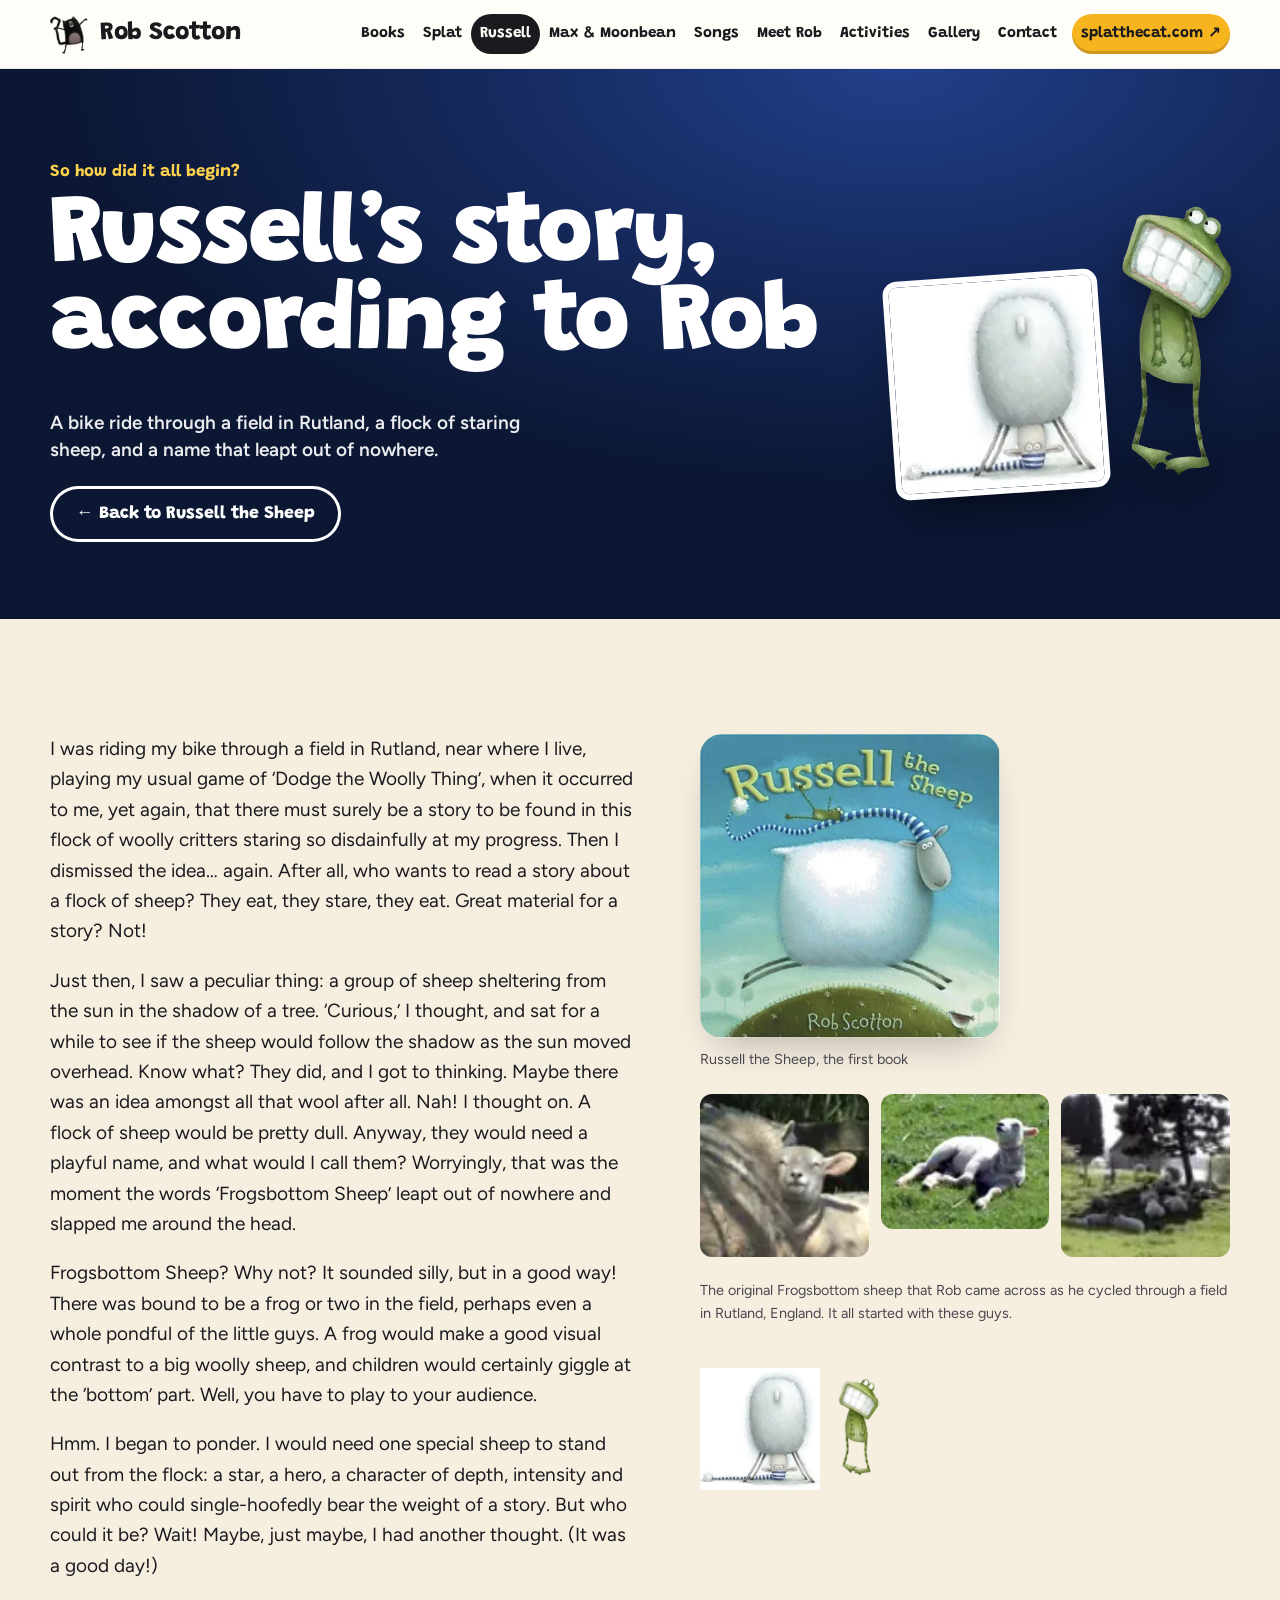
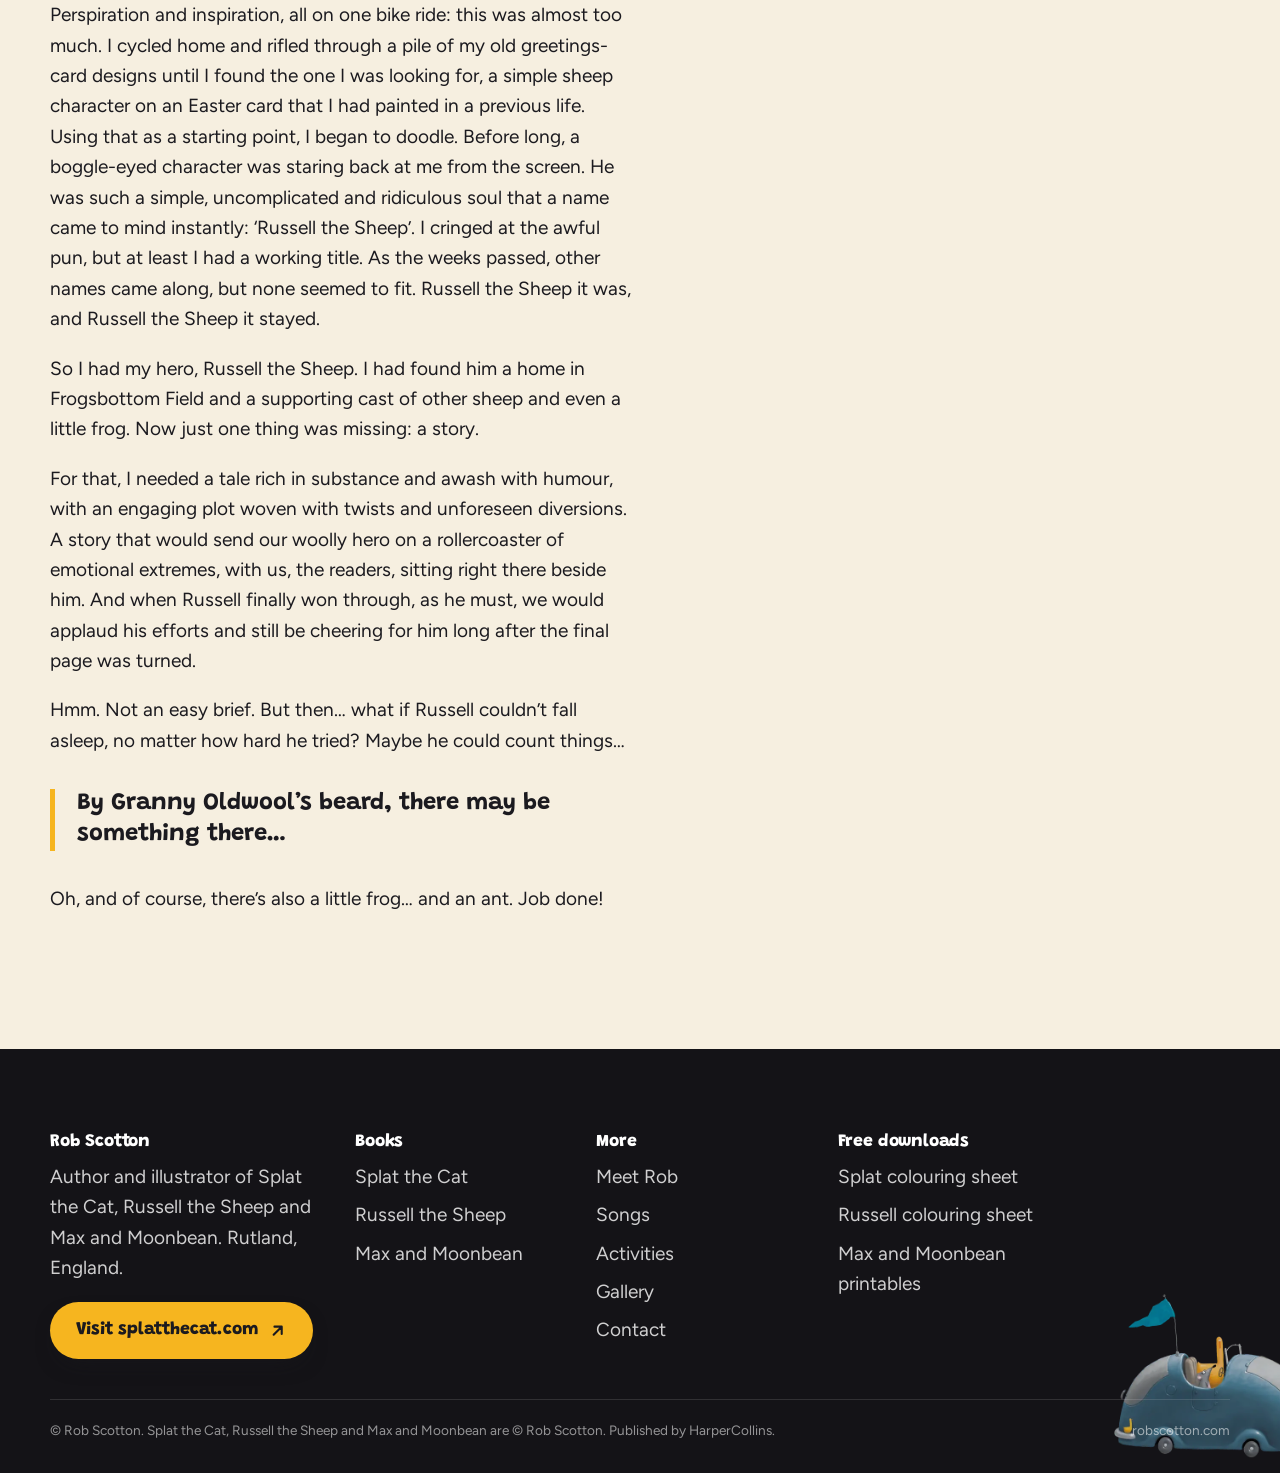
<file: site/russells-story.html>
<!doctype html>
<html lang="en">
<head>
<meta charset="utf-8">
<meta name="viewport" content="width=device-width,initial-scale=1">
<title>Russell's story | Rob Scotton</title>
<meta name="description" content="How Russell the Sheep came to be, in Rob Scotton&#x27;s own words: a bike ride through a field in Rutland and a flock of staring sheep.">
<meta name="theme-color" content="#0B1733">
<meta property="og:title" content="Russell&#x27;s story | Rob Scotton">
<meta property="og:description" content="How Russell the Sheep came to be, in Rob Scotton&#x27;s own words: a bike ride through a field in Rutland and a flock of staring sheep.">
<meta property="og:type" content="website">
<meta property="og:url" content="https://www.robscotton.com/russells-story.html">
<meta property="og:image" content="https://www.robscotton.com/img/home-eyes-1200.webp">
<link rel="canonical" href="https://www.robscotton.com/russells-story.html">
<link rel="icon" href="assets/favicon.png" type="image/png">
<link rel="preconnect" href="https://fonts.googleapis.com">
<link rel="preconnect" href="https://fonts.gstatic.com" crossorigin>
<link href="https://fonts.googleapis.com/css2?family=Grandstander:wght@600..900&family=Figtree:ital,wght@0,400..800;1,400&display=swap" rel="stylesheet">
<link rel="stylesheet" href="assets/site.css?v=e6abe883">

</head>
<body>
<a class="sr" href="#main">Skip to content</a>
<header class="top">
  <div class="wrap">
    <a class="brand" href="index.html"><img src="img/splat-cutout-480.webp" alt="" width="40" height="40">Rob Scotton<small>Books</small></a>
    <button class="burger" aria-label="Menu" aria-expanded="false" aria-controls="nav"><span></span><span></span><span></span></button>
    <nav class="nav" id="nav" aria-label="Site"><a href="index.html">Books</a><a href="splat.html"><span class="full">Splat the Cat</span><span class="short" aria-hidden="true">Splat</span></a><a href="russell.html" aria-current="page"><span class="full">Russell the Sheep</span><span class="short" aria-hidden="true">Russell</span></a><a href="max.html"><span class="full">Max and Moonbean</span><span class="short" aria-hidden="true">Max &amp; Moonbean</span></a><a href="songs.html">Songs</a><a href="about.html">Meet Rob</a><a href="activities.html">Activities</a><a href="gallery.html">Gallery</a><a href="contact.html">Contact</a><a class="splatlink" href="https://www.splatthecat.com" target="_blank" rel="noopener">splatthecat.com ↗</a></nav>
  </div>
</header>
<main id="main">

<section class="phero night-band on-dark story-hero" aria-labelledby="story-h">
  <div class="wrap">
    <div>
      <p class="kicker">So how did it all begin?</p>
      <h1 id="story-h">Russell’s story, according to Rob</h1>
      <p class="lede">A bike ride through a field in Rutland, a flock of staring sheep, and a name that leapt out of nowhere.</p>
      <div class="hero-actions"><a class="btn ghost" href="russell.html#story">&#8592; Back to Russell the Sheep</a></div>
    </div>
    <div class="stage story-stage" aria-hidden="true"><img src="img/russell-counting-215.webp" alt="" width="215" height="219"><img src="img/frankie-grin-193.webp" alt="" class="fr"></div>
  </div>
</section>
<section class="band paper-band" aria-label="The story">
  <div class="wrap">
    <div class="split" style="align-items:start">
      <div>
        <div class="prose"><p>I was riding my bike through a field in Rutland, near where I live, playing my usual game of ‘Dodge the Woolly Thing’, when it occurred to me, yet again, that there must surely be a story to be found in this flock of woolly critters staring so disdainfully at my progress. Then I dismissed the idea… again. After all, who wants to read a story about a flock of sheep? They eat, they stare, they eat. Great material for a story? Not!</p>
<p>Just then, I saw a peculiar thing: a group of sheep sheltering from the sun in the shadow of a tree. ‘Curious,’ I thought, and sat for a while to see if the sheep would follow the shadow as the sun moved overhead. Know what? They did, and I got to thinking. Maybe there was an idea amongst all that wool after all. Nah! I thought on. A flock of sheep would be pretty dull. Anyway, they would need a playful name, and what would I call them? Worryingly, that was the moment the words ‘Frogsbottom Sheep’ leapt out of nowhere and slapped me around the head.</p>
<p>Frogsbottom Sheep? Why not? It sounded silly, but in a good way! There was bound to be a frog or two in the field, perhaps even a whole pondful of the little guys. A frog would make a good visual contrast to a big woolly sheep, and children would certainly giggle at the ‘bottom’ part. Well, you have to play to your audience.</p>
<p>Hmm. I began to ponder. I would need one special sheep to stand out from the flock: a star, a hero, a character of depth, intensity and spirit who could single-hoofedly bear the weight of a story. But who could it be? Wait! Maybe, just maybe, I had another thought. (It was a good day!)</p>
<p>Perspiration and inspiration, all on one bike ride: this was almost too much. I cycled home and rifled through a pile of my old greetings-card designs until I found the one I was looking for, a simple sheep character on an Easter card that I had painted in a previous life. Using that as a starting point, I began to doodle. Before long, a boggle-eyed character was staring back at me from the screen. He was such a simple, uncomplicated and ridiculous soul that a name came to mind instantly: ‘Russell the Sheep’. I cringed at the awful pun, but at least I had a working title. As the weeks passed, other names came along, but none seemed to fit. Russell the Sheep it was, and Russell the Sheep it stayed.</p>
<p>So I had my hero, Russell the Sheep. I had found him a home in Frogsbottom Field and a supporting cast of other sheep and even a little frog. Now just one thing was missing: a story.</p>
<p>For that, I needed a tale rich in substance and awash with humour, with an engaging plot woven with twists and unforeseen diversions. A story that would send our woolly hero on a rollercoaster of emotional extremes, with us, the readers, sitting right there beside him. And when Russell finally won through, as he must, we would applaud his efforts and still be cheering for him long after the final page was turned.</p>
<p>Hmm. Not an easy brief. But then… what if Russell couldn’t fall asleep, no matter how hard he tried? Maybe he could count things…</p>
<blockquote>By Granny Oldwool’s beard, there may be something there…</blockquote>
<p>Oh, and of course, there’s also a little frog… and an ant. Job done!</p></div>
      </div>
      <div style="display:grid;gap:22px;position:sticky;top:90px">
        <div style="width:min(100%,300px)"><figure style="margin:0"><button class="zoom art" data-full="img/cover-russell-sheep-493.webp" data-caption="Russell the Sheep, the first book" aria-label="View larger: Russell the Sheep book cover"><img src="img/cover-russell-sheep-493.webp" srcset="img/cover-russell-sheep-480.webp 480w, img/cover-russell-sheep-493.webp 493w" sizes="(max-width:860px) 80vw, 25vw" width="493" height="500" alt="Russell the Sheep book cover" loading="lazy" decoding="async" ></button><figcaption>Russell the Sheep, the first book</figcaption></figure></div>
        <div class="grid c3" style="gap:12px">
          <img src="img/sheep-photo-1-90.webp" alt="One of the original Frogsbottom sheep" width="90" height="87" style="width:100%;border-radius:12px" loading="lazy">
          <img src="img/sheep-photo-2-106.webp" alt="A sheep lying in a field in Rutland" width="106" height="85" style="width:100%;border-radius:12px" loading="lazy">
          <img src="img/sheep-photo-3-90.webp" alt="Sheep sheltering in the shadow of a tree" width="90" height="87" style="width:100%;border-radius:12px" loading="lazy">
        </div>
        <p style="font-size:.9rem;color:var(--ink-2)">The original Frogsbottom sheep that Rob came across as he cycled through a field in Rutland, England. It all started with these guys.</p>
        <div style="display:flex;gap:14px;align-items:flex-end"><img src="img/russell-counting-215.webp" alt="Russell counting his feet" width="215" height="219" style="width:120px" loading="lazy"><img src="img/frankie-75.webp" alt="Frankie the frog" width="75" height="194" style="width:50px" loading="lazy"></div>
      </div>
    </div>
  </div>
</section>


</main>
<footer>
  <div class="wrap">
    <div class="cols">
      <div>
        <h4>Rob Scotton</h4>
        <p style="max-width:34ch">Author and illustrator of Splat the Cat, Russell the Sheep and Max and Moonbean. Rutland, England.</p>
        <a class="btn yellow" href="https://www.splatthecat.com" target="_blank" rel="noopener">Visit splatthecat.com <svg viewBox="0 0 24 24" fill="none" stroke="currentColor" stroke-width="2.6" stroke-linecap="round" stroke-linejoin="round" aria-hidden="true"><path d="M7 17 17 7M8 7h9v9"/></svg></a>
      </div>
      <div><h4>Books</h4><ul><li><a href="splat.html">Splat the Cat</a></li><li><a href="russell.html">Russell the Sheep</a></li><li><a href="max.html">Max and Moonbean</a></li></ul></div>
      <div><h4>More</h4><ul><li><a href="about.html">Meet Rob</a></li><li><a href="songs.html">Songs</a></li><li><a href="activities.html">Activities</a></li><li><a href="gallery.html">Gallery</a></li><li><a href="contact.html">Contact</a></li></ul></div>
      <div><h4>Free downloads</h4><ul><li><a href="downloads/splat-colouring-sheet.jpg" download>Splat colouring sheet</a></li><li><a href="downloads/russell-colouring-sheet.jpg" download>Russell colouring sheet</a></li><li><a href="activities.html#max-act">Max and Moonbean printables</a></li></ul></div>
    </div>
    <div class="fine"><span>© Rob Scotton. Splat the Cat, Russell the Sheep and Max and Moonbean are © Rob Scotton. Published by HarperCollins.</span><span>robscotton.com</span></div>
  </div>
  <img class="car" src="img/splat-car-cutout-480.webp" alt="" width="480" height="450" loading="lazy">
</footer>
<script src="assets/site.js?v=566c4fc2" defer></script>
</body>
</html>
</file>
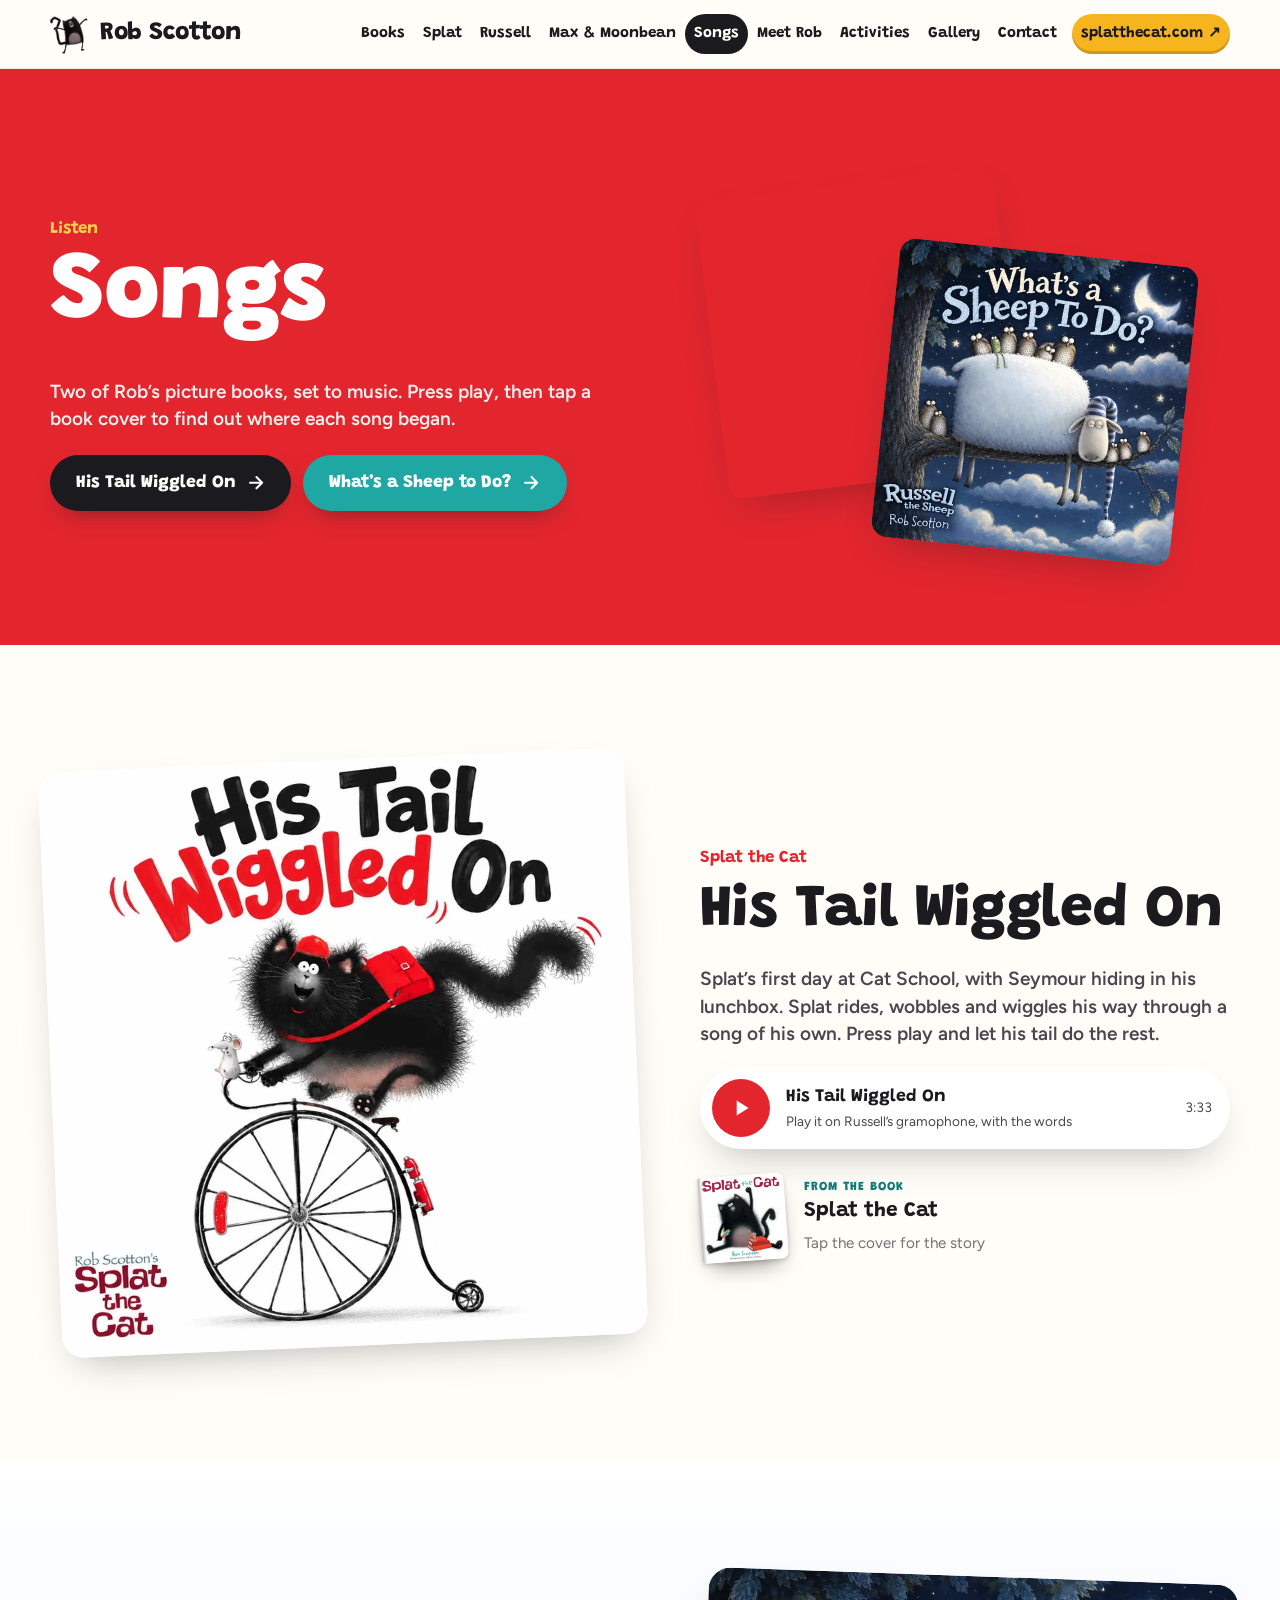
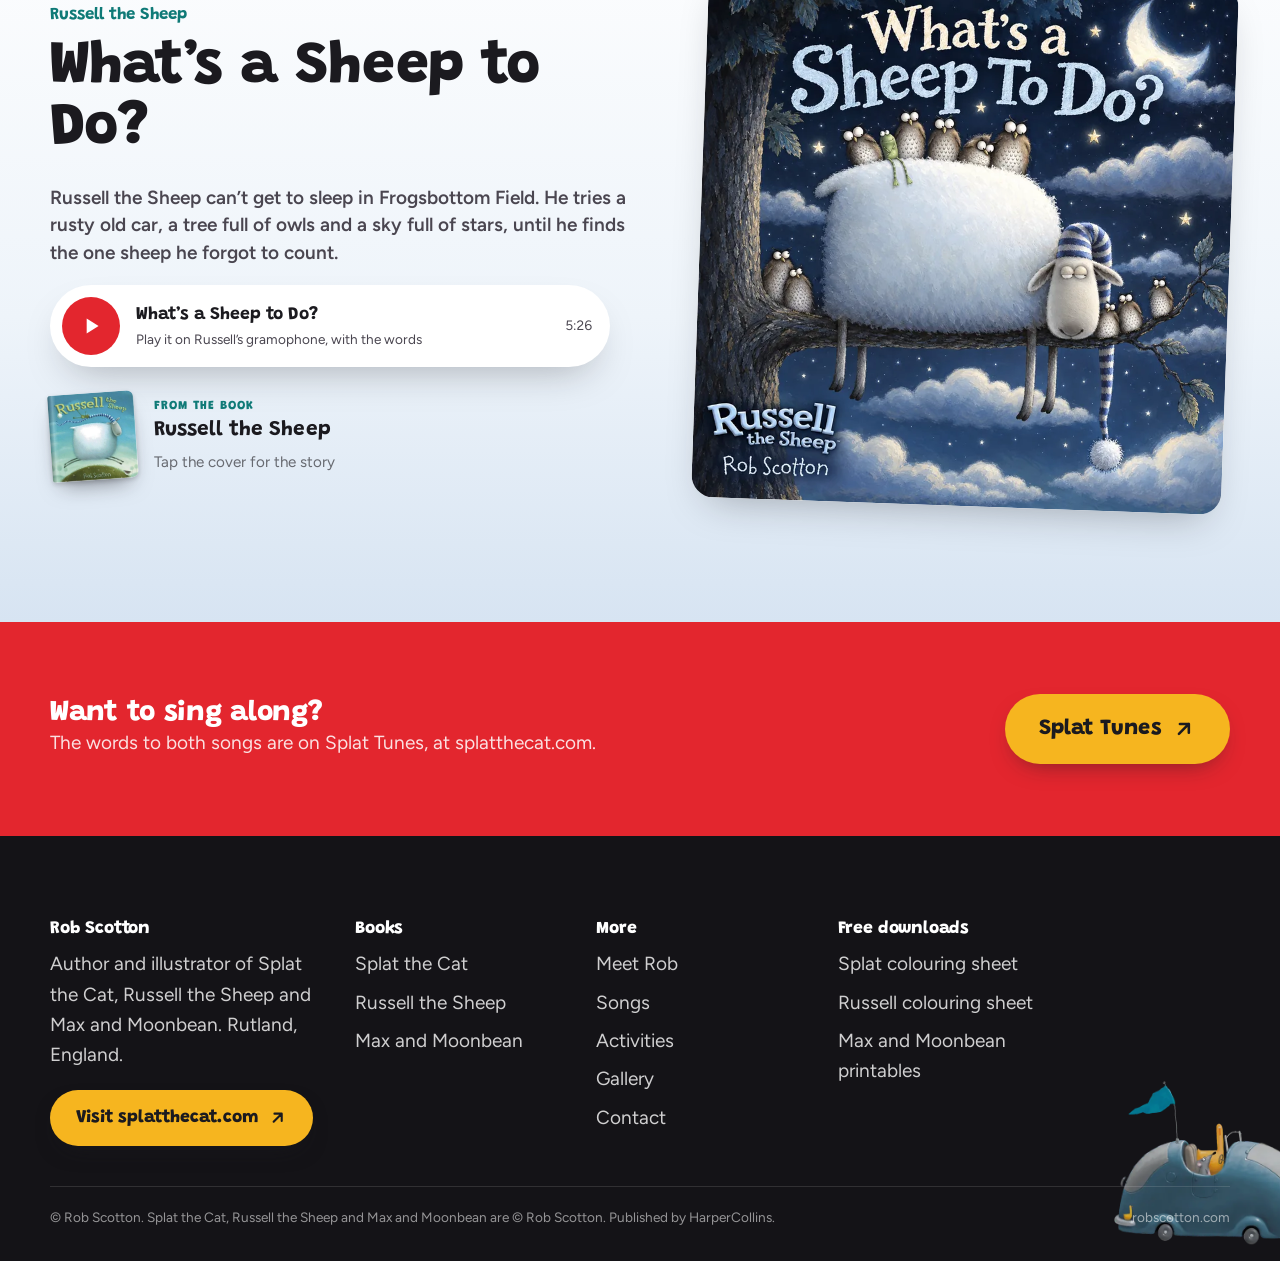
<file: site/songs.html>
<!doctype html>
<html lang="en">
<head>
<meta charset="utf-8">
<meta name="viewport" content="width=device-width,initial-scale=1">
<title>Songs | Rob Scotton</title>
<meta name="description" content="Songs from Rob Scotton&#x27;s picture books: His Tail Wiggled On, from Splat the Cat, and What&#x27;s a Sheep to Do?, from Russell the Sheep.">
<meta name="theme-color" content="#E3262E">
<meta property="og:title" content="Songs | Rob Scotton">
<meta property="og:description" content="Songs from Rob Scotton&#x27;s picture books: His Tail Wiggled On, from Splat the Cat, and What&#x27;s a Sheep to Do?, from Russell the Sheep.">
<meta property="og:type" content="website">
<meta property="og:url" content="https://www.robscotton.com/songs.html">
<meta property="og:image" content="https://www.robscotton.com/img/home-eyes-1200.webp">
<link rel="canonical" href="https://www.robscotton.com/songs.html">
<link rel="icon" href="assets/favicon.png" type="image/png">
<link rel="preconnect" href="https://fonts.googleapis.com">
<link rel="preconnect" href="https://fonts.gstatic.com" crossorigin>
<link href="https://fonts.googleapis.com/css2?family=Grandstander:wght@600..900&family=Figtree:ital,wght@0,400..800;1,400&display=swap" rel="stylesheet">
<link rel="stylesheet" href="assets/site.css?v=e6abe883">

</head>
<body>
<a class="sr" href="#main">Skip to content</a>
<header class="top">
  <div class="wrap">
    <a class="brand" href="index.html"><img src="img/splat-cutout-480.webp" alt="" width="40" height="40">Rob Scotton<small>Books</small></a>
    <button class="burger" aria-label="Menu" aria-expanded="false" aria-controls="nav"><span></span><span></span><span></span></button>
    <nav class="nav" id="nav" aria-label="Site"><a href="index.html">Books</a><a href="splat.html"><span class="full">Splat the Cat</span><span class="short" aria-hidden="true">Splat</span></a><a href="russell.html"><span class="full">Russell the Sheep</span><span class="short" aria-hidden="true">Russell</span></a><a href="max.html"><span class="full">Max and Moonbean</span><span class="short" aria-hidden="true">Max &amp; Moonbean</span></a><a href="songs.html" aria-current="page">Songs</a><a href="about.html">Meet Rob</a><a href="activities.html">Activities</a><a href="gallery.html">Gallery</a><a href="contact.html">Contact</a><a class="splatlink" href="https://www.splatthecat.com" target="_blank" rel="noopener">splatthecat.com ↗</a></nav>
  </div>
</header>
<main id="main">

<section class="phero red-band on-dark songs-hero">
  <div class="wrap">
    <div>
      <p class="kicker">Listen</p>
      <h1>Songs</h1>
      <p class="lede">Two of Rob’s picture books, set to music. Press play, then tap a book cover to find out where each song began.</p>
      <div class="hero-actions"><a class="btn" href="#his-tail-wiggled-on">His Tail Wiggled On <svg viewBox="0 0 24 24" fill="none" stroke="currentColor" stroke-width="2.6" stroke-linecap="round" stroke-linejoin="round" aria-hidden="true"><path d="M5 12h14M13 5l7 7-7 7"/></svg></a><a class="btn teal" href="#whats-a-sheep-to-do">What’s a Sheep to Do? <svg viewBox="0 0 24 24" fill="none" stroke="currentColor" stroke-width="2.6" stroke-linecap="round" stroke-linejoin="round" aria-hidden="true"><path d="M5 12h14M13 5l7 7-7 7"/></svg></a></div>
    </div>
    <div class="stage songs-stage" aria-hidden="true">
      <img src="img/his-tail-cover-1200.webp" srcset="img/his-tail-cover-480.webp 480w, img/his-tail-cover-800.webp 800w, img/his-tail-cover-1200.webp 1200w" sizes="(max-width:860px) 50vw, 24vw" width="1200" height="1200" alt="" loading="lazy" decoding="async" class="s1" >
      <img src="img/sheep-song-cover-1200.webp" srcset="img/sheep-song-cover-480.webp 480w, img/sheep-song-cover-800.webp 800w, img/sheep-song-cover-1200.webp 1200w" sizes="(max-width:860px) 50vw, 24vw" width="1200" height="1200" alt="" loading="lazy" decoding="async" class="s2" >
    </div>
  </div>
</section>

<section class="band song-band" id="his-tail-wiggled-on" aria-labelledby="his-tail-wiggled-on-h">
  <div class="wrap split">
    <figure class="art tilt-l" style="margin:0"><img src="img/his-tail-cover-1200.webp" srcset="img/his-tail-cover-480.webp 480w, img/his-tail-cover-800.webp 800w, img/his-tail-cover-1200.webp 1200w" sizes="(max-width:860px) 100vw, 50vw" width="1200" height="1200" alt="His Tail Wiggled On: Splat on a penny-farthing with Seymour" loading="lazy" decoding="async" ></figure>
    <div>
      <p class="kicker">Splat the Cat</p>
      <h2 id="his-tail-wiggled-on-h">His Tail Wiggled On</h2>
      <p class="lede">Splat’s first day at Cat School, with Seymour hiding in his lunchbox. Splat rides, wobbles and wiggles his way through a song of his own. Press play and let his tail do the rest.</p>
      <a class="player player-link" href="gramophone.html?song=his-tail-wiggled-on&amp;play=1" aria-label="Play His Tail Wiggled On on Russell’s gramophone">
        <span class="pl-btn" aria-hidden="true"><svg viewBox="0 0 24 24" width="26" height="26" fill="currentColor"><path d="M8 5v14l11-7z"/></svg></span>
        <span class="meta"><b>His Tail Wiggled On</b><span>Play it on Russell’s gramophone, with the words</span></span>
        <span class="time">3:33</span>
      </a>
      <div class="frombook">
        <button type="button" class="fb-btn" aria-expanded="false" aria-controls="fb-splat">
          <span class="fb-cover"><img src="img/book-splat-the-cat-300.webp" alt="Splat the Cat book cover" width="300" height="300" loading="lazy"></span>
          <span class="fb-txt"><small>From the book</small><b>Splat the Cat</b><em data-fb-hint>Tap the cover for the story</em></span>
        </button>
        <div class="fb-more" id="fb-splat" hidden>
          <p>Nervous about starting school and making friends, Splat hides his mouse companion Seymour in his lunchbox. Lessons begin well, but Seymour’s escape causes excitement among the other cats. With help from Mrs. Wimpydimple, Splat discovers that school can be welcoming, and that an unexpected friend has something valuable to offer.</p>
          <a class="fb-link" href="https://www.splatthecat.com/books.html#book=splat-the-cat" target="_blank" rel="noopener">See it in the Splat books catalogue <svg viewBox="0 0 24 24" fill="none" stroke="currentColor" stroke-width="2.6" stroke-linecap="round" stroke-linejoin="round" aria-hidden="true"><path d="M7 17 17 7M8 7h9v9"/></svg></a>
        </div>
      </div>
    </div>
  </div>
</section>
<section class="band snow-band song-band" id="whats-a-sheep-to-do" aria-labelledby="whats-a-sheep-to-do-h">
  <div class="wrap split rev">
    <figure class="art tilt-r" style="margin:0"><img src="img/sheep-song-cover-1200.webp" srcset="img/sheep-song-cover-480.webp 480w, img/sheep-song-cover-800.webp 800w, img/sheep-song-cover-1200.webp 1200w" sizes="(max-width:860px) 100vw, 50vw" width="1200" height="1200" alt="What’s a Sheep To Do?: Russell the Sheep in a striped nightcap, asleep on a branch with the owls and Frankie the frog" loading="lazy" decoding="async" ></figure>
    <div>
      <p class="kicker" style="color:var(--teal-2)">Russell the Sheep</p>
      <h2 id="whats-a-sheep-to-do-h">What’s a Sheep to Do?</h2>
      <p class="lede">Russell the Sheep can’t get to sleep in Frogsbottom Field. He tries a rusty old car, a tree full of owls and a sky full of stars, until he finds the one sheep he forgot to count.</p>
      <a class="player player-link" href="gramophone.html?song=whats-a-sheep-to-do&amp;play=1" aria-label="Play What’s a Sheep to Do? on Russell’s gramophone">
        <span class="pl-btn" aria-hidden="true"><svg viewBox="0 0 24 24" width="26" height="26" fill="currentColor"><path d="M8 5v14l11-7z"/></svg></span>
        <span class="meta"><b>What’s a Sheep to Do?</b><span>Play it on Russell’s gramophone, with the words</span></span>
        <span class="time">5:26</span>
      </a>
      <div class="frombook">
        <button type="button" class="fb-btn" aria-expanded="false" aria-controls="fb-russell">
          <span class="fb-cover"><img src="img/cover-russell-sheep-480.webp" alt="Russell the Sheep book cover" width="480" height="487" loading="lazy"></span>
          <span class="fb-txt"><small>From the book</small><b>Russell the Sheep</b><em data-fb-hint>Tap the cover for the story</em></span>
        </button>
        <div class="fb-more" id="fb-russell" hidden>
          <p>Night falls on Frogsbottom Field and every sheep is fast asleep, except Russell. He tries everything: a new hat, a bed up a tree, counting his feet, counting the stars. There’s only one thing left to try. Counting sheep!</p>
          <a class="fb-link" href="russell.html#russell-the-sheep">See it on the Russell the Sheep page <svg viewBox="0 0 24 24" fill="none" stroke="currentColor" stroke-width="2.6" stroke-linecap="round" stroke-linejoin="round" aria-hidden="true"><path d="M5 12h14M13 5l7 7-7 7"/></svg></a>
        </div>
      </div>
    </div>
  </div>
</section>

<section class="band red-band on-dark tight" aria-label="Lyrics on splatthecat.com">
  <div class="wrap" style="display:flex;flex-wrap:wrap;align-items:center;gap:22px;justify-content:space-between">
    <div><h3 style="margin:0">Want to sing along?</h3><p style="margin:0">The words to both songs are on Splat Tunes, at splatthecat.com.</p></div>
    <a class="btn yellow big" href="https://www.splatthecat.com/music.html#songs" target="_blank" rel="noopener">Splat Tunes <svg viewBox="0 0 24 24" fill="none" stroke="currentColor" stroke-width="2.6" stroke-linecap="round" stroke-linejoin="round" aria-hidden="true"><path d="M7 17 17 7M8 7h9v9"/></svg></a>
  </div>
</section>

</main>
<footer>
  <div class="wrap">
    <div class="cols">
      <div>
        <h4>Rob Scotton</h4>
        <p style="max-width:34ch">Author and illustrator of Splat the Cat, Russell the Sheep and Max and Moonbean. Rutland, England.</p>
        <a class="btn yellow" href="https://www.splatthecat.com" target="_blank" rel="noopener">Visit splatthecat.com <svg viewBox="0 0 24 24" fill="none" stroke="currentColor" stroke-width="2.6" stroke-linecap="round" stroke-linejoin="round" aria-hidden="true"><path d="M7 17 17 7M8 7h9v9"/></svg></a>
      </div>
      <div><h4>Books</h4><ul><li><a href="splat.html">Splat the Cat</a></li><li><a href="russell.html">Russell the Sheep</a></li><li><a href="max.html">Max and Moonbean</a></li></ul></div>
      <div><h4>More</h4><ul><li><a href="about.html">Meet Rob</a></li><li><a href="songs.html">Songs</a></li><li><a href="activities.html">Activities</a></li><li><a href="gallery.html">Gallery</a></li><li><a href="contact.html">Contact</a></li></ul></div>
      <div><h4>Free downloads</h4><ul><li><a href="downloads/splat-colouring-sheet.jpg" download>Splat colouring sheet</a></li><li><a href="downloads/russell-colouring-sheet.jpg" download>Russell colouring sheet</a></li><li><a href="activities.html#max-act">Max and Moonbean printables</a></li></ul></div>
    </div>
    <div class="fine"><span>© Rob Scotton. Splat the Cat, Russell the Sheep and Max and Moonbean are © Rob Scotton. Published by HarperCollins.</span><span>robscotton.com</span></div>
  </div>
  <img class="car" src="img/splat-car-cutout-480.webp" alt="" width="480" height="450" loading="lazy">
</footer>
<script src="assets/site.js?v=566c4fc2" defer></script>
</body>
</html>
</file>
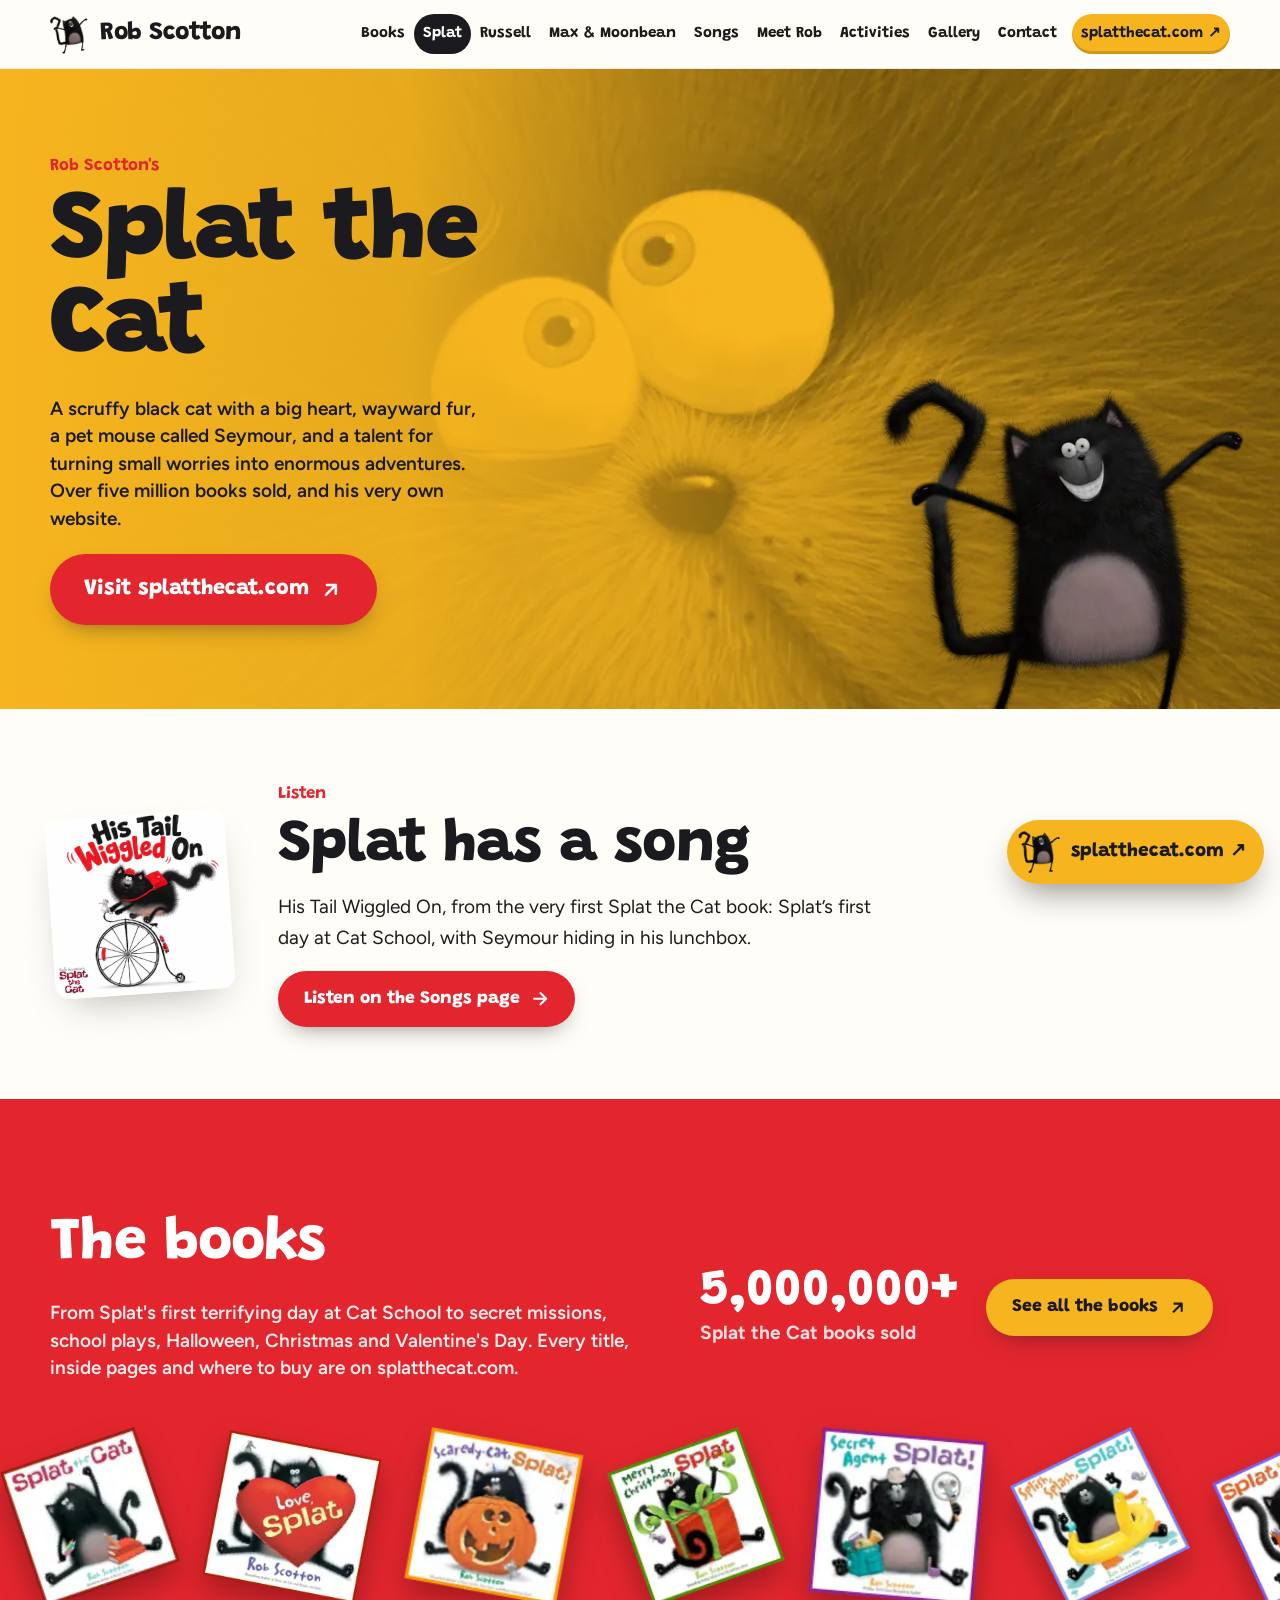
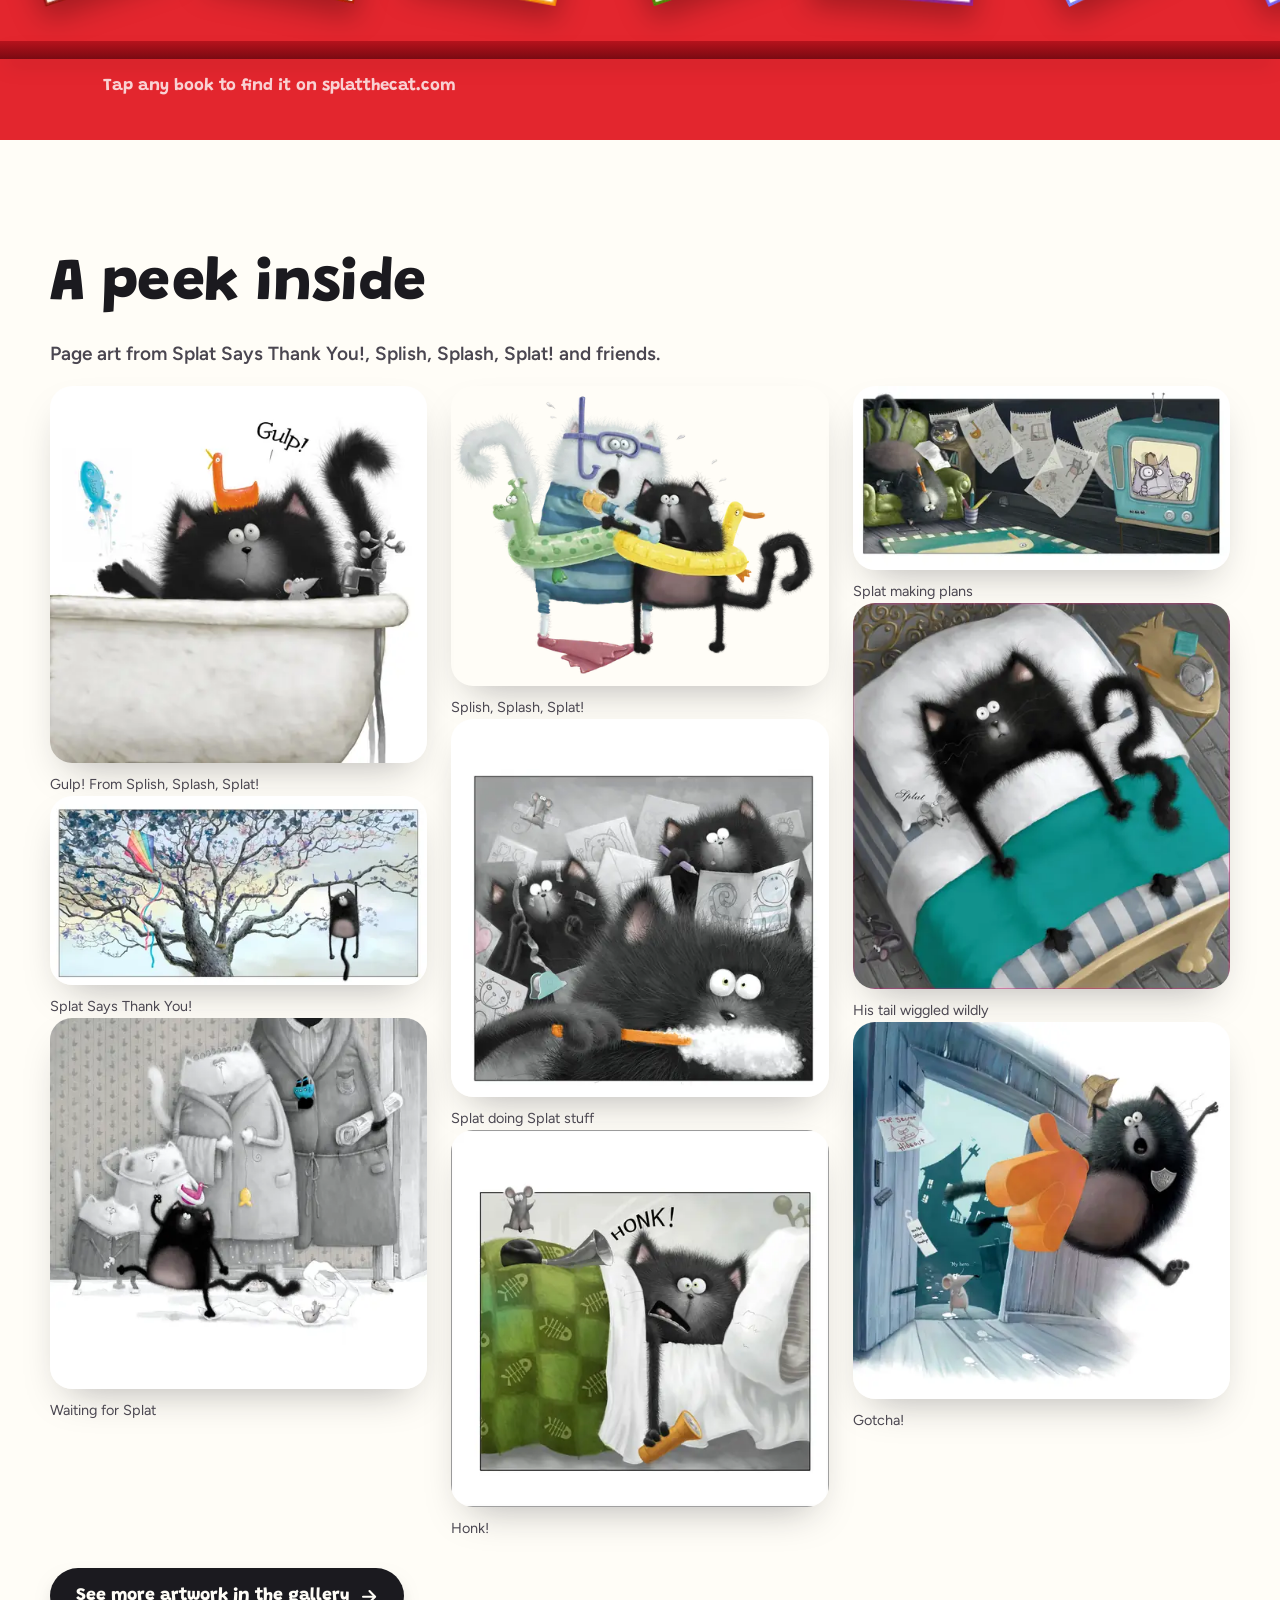
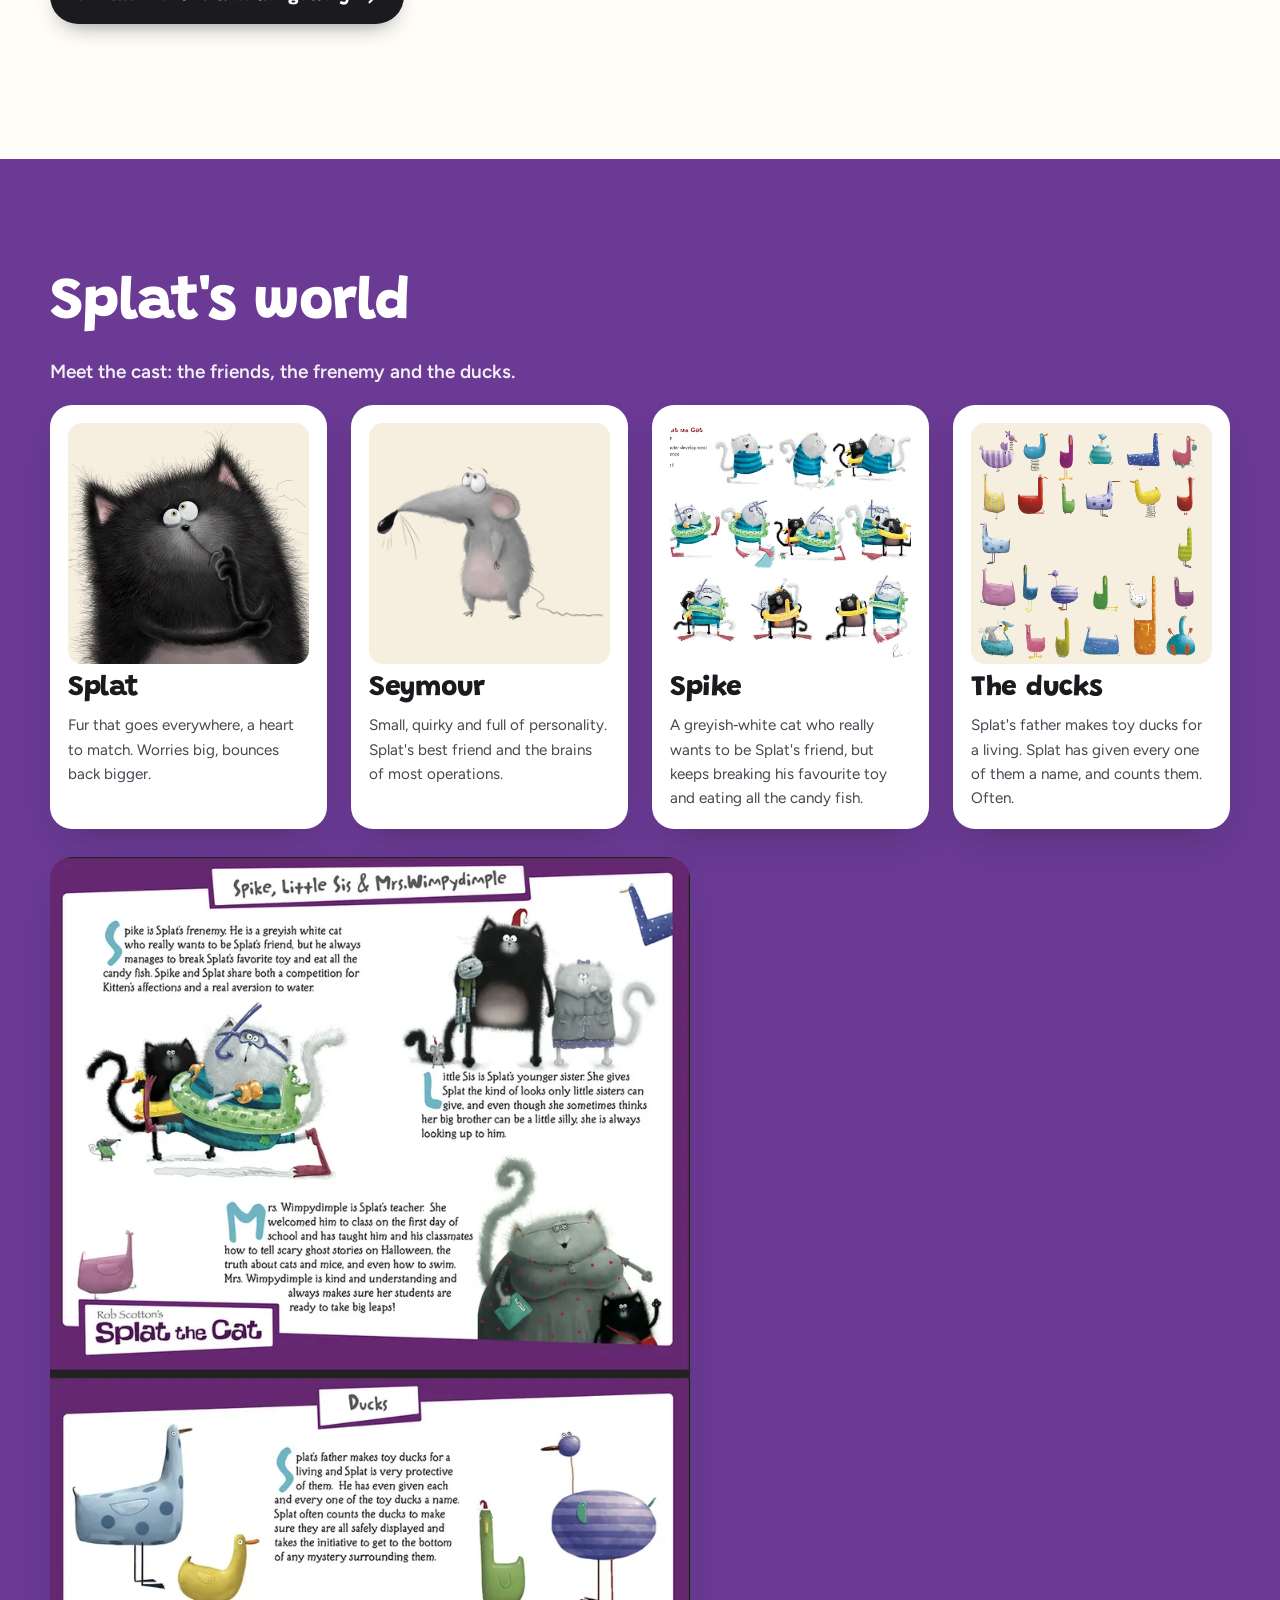
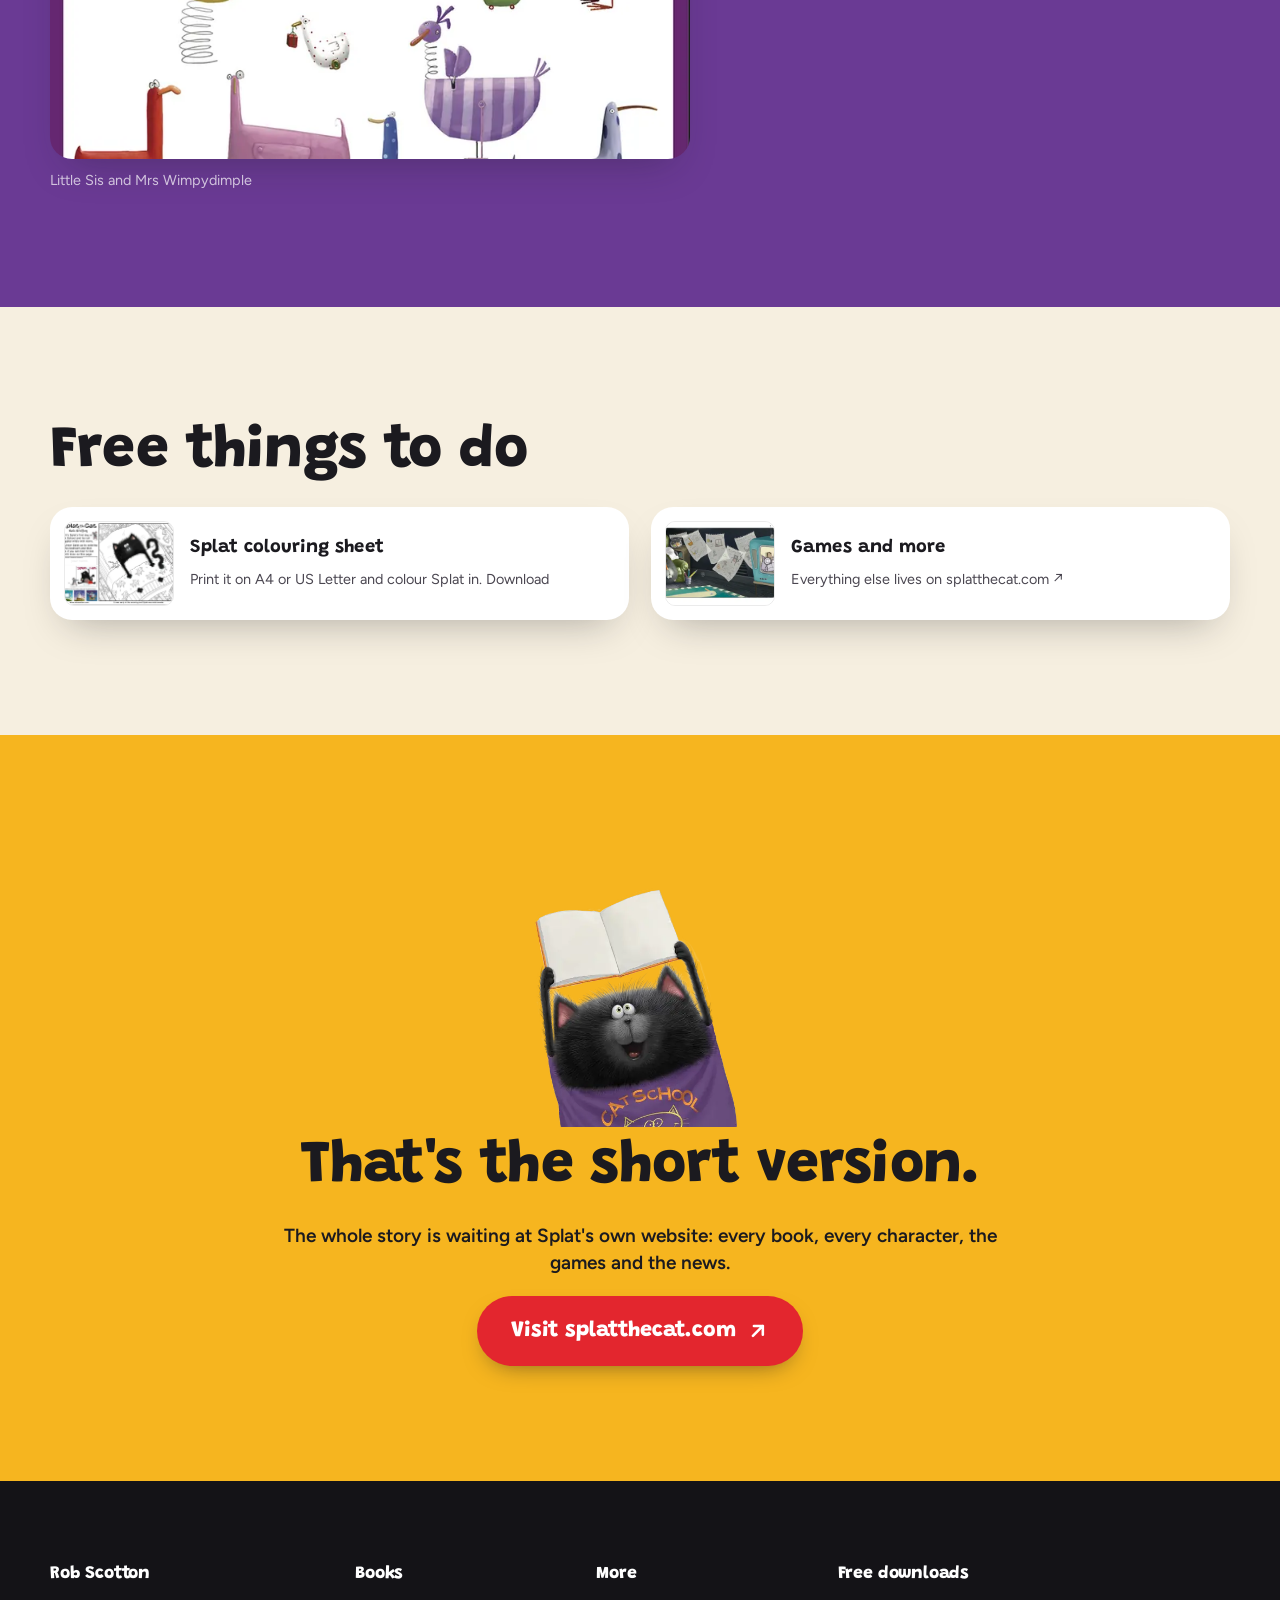
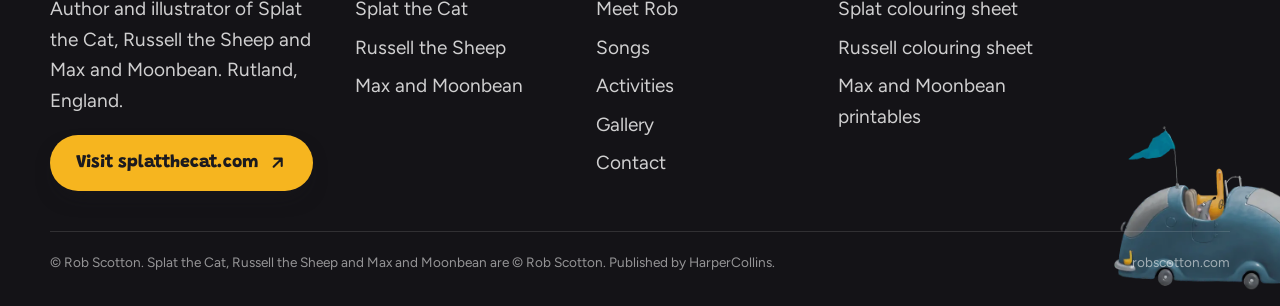
<file: site/splat.html>
<!doctype html>
<html lang="en">
<head>
<meta charset="utf-8">
<meta name="viewport" content="width=device-width,initial-scale=1">
<title>Splat the Cat | Rob Scotton</title>
<meta name="description" content="Splat the Cat by Rob Scotton: the books, the characters, and the way to splatthecat.com.">
<meta name="theme-color" content="#E3262E">
<meta property="og:title" content="Splat the Cat | Rob Scotton">
<meta property="og:description" content="Splat the Cat by Rob Scotton: the books, the characters, and the way to splatthecat.com.">
<meta property="og:type" content="website">
<meta property="og:url" content="https://www.robscotton.com/splat.html">
<meta property="og:image" content="https://www.robscotton.com/img/home-eyes-1200.webp">
<link rel="canonical" href="https://www.robscotton.com/splat.html">
<link rel="icon" href="assets/favicon.png" type="image/png">
<link rel="preconnect" href="https://fonts.googleapis.com">
<link rel="preconnect" href="https://fonts.gstatic.com" crossorigin>
<link href="https://fonts.googleapis.com/css2?family=Grandstander:wght@600..900&family=Figtree:ital,wght@0,400..800;1,400&display=swap" rel="stylesheet">
<link rel="stylesheet" href="assets/site.css?v=e6abe883">

</head>
<body>
<a class="sr" href="#main">Skip to content</a>
<header class="top">
  <div class="wrap">
    <a class="brand" href="index.html"><img src="img/splat-cutout-480.webp" alt="" width="40" height="40">Rob Scotton<small>Books</small></a>
    <button class="burger" aria-label="Menu" aria-expanded="false" aria-controls="nav"><span></span><span></span><span></span></button>
    <nav class="nav" id="nav" aria-label="Site"><a href="index.html">Books</a><a href="splat.html" aria-current="page"><span class="full">Splat the Cat</span><span class="short" aria-hidden="true">Splat</span></a><a href="russell.html"><span class="full">Russell the Sheep</span><span class="short" aria-hidden="true">Russell</span></a><a href="max.html"><span class="full">Max and Moonbean</span><span class="short" aria-hidden="true">Max &amp; Moonbean</span></a><a href="songs.html">Songs</a><a href="about.html">Meet Rob</a><a href="activities.html">Activities</a><a href="gallery.html">Gallery</a><a href="contact.html">Contact</a><a class="splatlink" href="https://www.splatthecat.com" target="_blank" rel="noopener">splatthecat.com ↗</a></nav>
  </div>
</header>
<main id="main">

<header class="hdr hdr-splat">
  <div class="bg"><img src="img/hdr-splat-1170.webp" srcset="img/hdr-splat-960.webp 960w, img/hdr-splat-1170.webp 1170w" sizes="100vw" width="1170" height="640" alt="" fetchpriority="high" decoding="async" ></div>
  <div class="fade"></div>
  <div class="wrap"><div class="copy">
    <p class="kicker">Rob Scotton's</p>
    <h1>Splat the Cat</h1>
    <p class="lede">A scruffy black cat with a big heart, wayward fur, a pet mouse called Seymour, and a talent for turning small worries into enormous adventures. Over five million books sold, and his very own website.</p>
    <div class="hero-actions"><a class="btn red big" href="https://www.splatthecat.com" target="_blank" rel="noopener">Visit splatthecat.com <svg viewBox="0 0 24 24" fill="none" stroke="currentColor" stroke-width="2.6" stroke-linecap="round" stroke-linejoin="round" aria-hidden="true"><path d="M7 17 17 7M8 7h9v9"/></svg></a></div>
  </div></div>
  <img src="img/splat-cutout-1041.webp" srcset="img/splat-cutout-480.webp 480w, img/splat-cutout-800.webp 800w, img/splat-cutout-1041.webp 1041w" sizes="(max-width:760px) 190px, 30vw" width="1041" height="1000" alt="Splat the Cat, arms flung wide" fetchpriority="high" decoding="async" class="peek" >
</header>

<section class="band tight  song-teaser" aria-labelledby="his-tail-wiggled-on-t">
  <div class="wrap song-teaser-in">
    <a class="st-cover" href="songs.html#his-tail-wiggled-on" tabindex="-1" aria-hidden="true"><img src="img/his-tail-cover-1200.webp" srcset="img/his-tail-cover-480.webp 480w, img/his-tail-cover-800.webp 800w, img/his-tail-cover-1200.webp 1200w" sizes="180px" width="1200" height="1200" alt="" loading="lazy" decoding="async" ></a>
    <div>
      <p class="kicker">Listen</p>
      <h2 id="his-tail-wiggled-on-t">Splat has a song</h2>
      <p>His Tail Wiggled On, from the very first Splat the Cat book: Splat’s first day at Cat School, with Seymour hiding in his lunchbox.</p>
      <a class="btn red" href="songs.html#his-tail-wiggled-on">Listen on the Songs page <svg viewBox="0 0 24 24" fill="none" stroke="currentColor" stroke-width="2.6" stroke-linecap="round" stroke-linejoin="round" aria-hidden="true"><path d="M5 12h14M13 5l7 7-7 7"/></svg></a>
    </div>
  </div>
</section>

<section class="band red-band on-dark" aria-labelledby="books-h" style="padding-bottom:0">
  <div class="wrap">
    <div class="split">
      <div><h2 id="books-h">The books</h2><p class="lede">From Splat's first terrifying day at Cat School to secret missions, school plays, Halloween, Christmas and Valentine's Day. Every title, inside pages and where to buy are on splatthecat.com.</p></div>
      <div style="display:flex;gap:28px;flex-wrap:wrap;align-items:center"><div><span class="stat">5,000,000+</span><span>Splat the Cat books sold</span></div><a class="btn yellow" href="https://www.splatthecat.com" target="_blank" rel="noopener">See all the books <svg viewBox="0 0 24 24" fill="none" stroke="currentColor" stroke-width="2.6" stroke-linecap="round" stroke-linejoin="round" aria-hidden="true"><path d="M7 17 17 7M8 7h9v9"/></svg></a></div>
    </div>
  </div>
  <div class="shelf" aria-label="Splat the Cat books"><a href="https://www.splatthecat.com" target="_blank" rel="noopener" title="Splat the Cat: see it on splatthecat.com"><img src="img/cover-splat-173.webp" alt="Splat the Cat" width="173" height="173" loading="lazy"></a><a href="https://www.splatthecat.com" target="_blank" rel="noopener" title="Love, Splat: see it on splatthecat.com"><img src="img/cover-love-big-232.webp" alt="Love, Splat" width="232" height="224" loading="lazy"></a><a href="https://www.splatthecat.com" target="_blank" rel="noopener" title="Scaredy-Cat, Splat!: see it on splatthecat.com"><img src="img/cover-scaredy-159.webp" alt="Scaredy-Cat, Splat!" width="159" height="159" loading="lazy"></a><a href="https://www.splatthecat.com" target="_blank" rel="noopener" title="Merry Christmas, Splat: see it on splatthecat.com"><img src="img/cover-merry-170.webp" alt="Merry Christmas, Splat" width="170" height="172" loading="lazy"></a><a href="https://www.splatthecat.com" target="_blank" rel="noopener" title="Secret Agent Splat!: see it on splatthecat.com"><img src="img/cover-secret-agent-156.webp" alt="Secret Agent Splat!" width="156" height="155" loading="lazy"></a><a href="https://www.splatthecat.com" target="_blank" rel="noopener" title="Splish, Splash, Splat!: see it on splatthecat.com"><img src="img/cover-splish-186.webp" alt="Splish, Splash, Splat!" width="186" height="186" loading="lazy"></a><a href="https://www.splatthecat.com" target="_blank" rel="noopener" title="Splat Says Thank You!: see it on splatthecat.com"><img src="img/cover-thankyou-192.webp" alt="Splat Says Thank You!" width="192" height="192" loading="lazy"></a><a href="https://www.splatthecat.com" target="_blank" rel="noopener" title="Splat the Cat: On with the Show: see it on splatthecat.com"><img src="img/cover-show-167.webp" alt="Splat the Cat: On with the Show" width="167" height="174" loading="lazy"></a><a href="https://www.splatthecat.com" target="_blank" rel="noopener" title="Splat the Cat: Funny Valentine: see it on splatthecat.com"><img src="img/cover-funny-valentine-236.webp" alt="Splat the Cat: Funny Valentine" width="236" height="236" loading="lazy"></a><a href="https://www.splatthecat.com" target="_blank" rel="noopener" title="Splat the Cat Storybook Collection: see it on splatthecat.com"><img src="img/cover-storybook-219.webp" alt="Splat the Cat Storybook Collection" width="219" height="219" loading="lazy"></a><a href="https://www.splatthecat.com" target="_blank" rel="noopener" title="I Can Read: Splat the Cat: see it on splatthecat.com"><img src="img/cover-icr-1-145.webp" alt="I Can Read: Splat the Cat" width="145" height="185" loading="lazy"></a><a href="https://www.splatthecat.com" target="_blank" rel="noopener" title="I Can Read: Splat the Cat: see it on splatthecat.com"><img src="img/cover-icr-2-182.webp" alt="I Can Read: Splat the Cat" width="182" height="219" loading="lazy"></a><a href="https://www.splatthecat.com" target="_blank" rel="noopener" title="I Can Read: Splat the Cat: see it on splatthecat.com"><img src="img/cover-icr-3-117.webp" alt="I Can Read: Splat the Cat" width="117" height="117" loading="lazy"></a><a href="https://www.splatthecat.com" target="_blank" rel="noopener" title="I Can Read: Splat the Cat: see it on splatthecat.com"><img src="img/cover-icr-4-97.webp" alt="I Can Read: Splat the Cat" width="97" height="128" loading="lazy"></a></div><div class="shelf-wood"></div>
  <p class="shelf-note" style="padding-bottom:40px">Tap any book to find it on splatthecat.com</p>
</section>

<section class="band" aria-labelledby="peek-h">
  <div class="wrap">
    <h2 id="peek-h">A peek inside</h2>
    <p class="lede">Page art from Splat Says Thank You!, Splish, Splash, Splat! and friends.</p>
    <div class="masonry">
      <figure style="margin:0"><button class="zoom art" data-full="img/print-splat-in-bath-1200.webp" data-caption="Gulp! From Splish, Splash, Splat!" aria-label="View larger: Splat in the bath wearing a rubber duck on his head"><img src="img/print-splat-in-bath-1200.webp" srcset="img/print-splat-in-bath-480.webp 480w, img/print-splat-in-bath-800.webp 800w, img/print-splat-in-bath-1200.webp 1200w" sizes="(max-width:540px) 100vw, (max-width:900px) 50vw, 33vw" width="1200" height="1200" alt="Splat in the bath wearing a rubber duck on his head" loading="lazy" decoding="async" ></button><figcaption>Gulp! From Splish, Splash, Splat!</figcaption></figure>
      <figure style="margin:0"><button class="zoom art" data-full="img/thankyou-tree-972.webp" data-caption="Splat Says Thank You!" aria-label="View larger: Splat hanging from a tree branch"><img src="img/thankyou-tree-972.webp" srcset="img/thankyou-tree-480.webp 480w, img/thankyou-tree-800.webp 800w, img/thankyou-tree-972.webp 972w" sizes="(max-width:540px) 100vw, (max-width:900px) 50vw, 33vw" width="972" height="486" alt="Splat hanging from a tree branch" loading="lazy" decoding="async" ></button><figcaption>Splat Says Thank You!</figcaption></figure>
      <figure style="margin:0"><button class="zoom art" data-full="img/print-waiting-for-splat-1200.webp" data-caption="Waiting for Splat" aria-label="View larger: Splat racing past the grown-ups&#x27; legs"><img src="img/print-waiting-for-splat-1200.webp" srcset="img/print-waiting-for-splat-480.webp 480w, img/print-waiting-for-splat-800.webp 800w, img/print-waiting-for-splat-1200.webp 1200w" sizes="(max-width:540px) 100vw, (max-width:900px) 50vw, 33vw" width="1200" height="1181" alt="Splat racing past the grown-ups&#x27; legs" loading="lazy" decoding="async" ></button><figcaption>Waiting for Splat</figcaption></figure>
      <figure style="margin:0"><button class="zoom art" data-full="img/splish-page-1200.webp" data-caption="Splish, Splash, Splat!" aria-label="View larger: Spike and Splat in their swimming rings"><img src="img/splish-page-1200.webp" srcset="img/splish-page-480.webp 480w, img/splish-page-800.webp 800w, img/splish-page-1200.webp 1200w" sizes="(max-width:540px) 100vw, (max-width:900px) 50vw, 33vw" width="1200" height="956" alt="Spike and Splat in their swimming rings" loading="lazy" decoding="async" ></button><figcaption>Splish, Splash, Splat!</figcaption></figure>
      <figure style="margin:0"><button class="zoom art" data-full="img/print-splat-doing-splat-stuff-1200.webp" data-caption="Splat doing Splat stuff" aria-label="View larger: Splat brushing his teeth in a mirror full of cats"><img src="img/print-splat-doing-splat-stuff-1200.webp" srcset="img/print-splat-doing-splat-stuff-480.webp 480w, img/print-splat-doing-splat-stuff-800.webp 800w, img/print-splat-doing-splat-stuff-1200.webp 1200w" sizes="(max-width:540px) 100vw, (max-width:900px) 50vw, 33vw" width="1200" height="1200" alt="Splat brushing his teeth in a mirror full of cats" loading="lazy" decoding="async" ></button><figcaption>Splat doing Splat stuff</figcaption></figure>
      <figure style="margin:0"><button class="zoom art" data-full="img/print-thankyou-p20-08-copy-1200.webp" data-caption="Honk!" aria-label="View larger: Splat with a foghorn, surrounded by fishbone wallpaper"><img src="img/print-thankyou-p20-08-copy-1200.webp" srcset="img/print-thankyou-p20-08-copy-480.webp 480w, img/print-thankyou-p20-08-copy-800.webp 800w, img/print-thankyou-p20-08-copy-1200.webp 1200w" sizes="(max-width:540px) 100vw, (max-width:900px) 50vw, 33vw" width="1200" height="1200" alt="Splat with a foghorn, surrounded by fishbone wallpaper" loading="lazy" decoding="async" ></button><figcaption>Honk!</figcaption></figure>
      <figure style="margin:0"><button class="zoom art" data-full="img/splat-making-plans-1200.webp" data-caption="Splat making plans" aria-label="View larger: Splat scheming at his desk"><img src="img/splat-making-plans-1200.webp" srcset="img/splat-making-plans-480.webp 480w, img/splat-making-plans-800.webp 800w, img/splat-making-plans-1200.webp 1200w" sizes="(max-width:540px) 100vw, (max-width:900px) 50vw, 33vw" width="1200" height="585" alt="Splat scheming at his desk" loading="lazy" decoding="async" ></button><figcaption>Splat making plans</figcaption></figure>
      <figure style="margin:0"><button class="zoom art" data-full="img/tail-wiggled-bed-1173.webp" data-caption="His tail wiggled wildly" aria-label="View larger: Splat lying in bed with his tail in the air"><img src="img/tail-wiggled-bed-1173.webp" srcset="img/tail-wiggled-bed-480.webp 480w, img/tail-wiggled-bed-800.webp 800w, img/tail-wiggled-bed-1173.webp 1173w" sizes="(max-width:540px) 100vw, (max-width:900px) 50vw, 33vw" width="1173" height="1200" alt="Splat lying in bed with his tail in the air" loading="lazy" decoding="async" ></button><figcaption>His tail wiggled wildly</figcaption></figure>
      <figure style="margin:0"><button class="zoom art" data-full="img/print-splat-gotcha-1200.webp" data-caption="Gotcha!" aria-label="View larger: Splat bursting through the doorway"><img src="img/print-splat-gotcha-1200.webp" srcset="img/print-splat-gotcha-480.webp 480w, img/print-splat-gotcha-800.webp 800w, img/print-splat-gotcha-1200.webp 1200w" sizes="(max-width:540px) 100vw, (max-width:900px) 50vw, 33vw" width="1200" height="1200" alt="Splat bursting through the doorway" loading="lazy" decoding="async" ></button><figcaption>Gotcha!</figcaption></figure>
    </div>
    <p style="margin-top:28px"><a class="btn" href="gallery.html">See more artwork in the gallery <svg viewBox="0 0 24 24" fill="none" stroke="currentColor" stroke-width="2.6" stroke-linecap="round" stroke-linejoin="round" aria-hidden="true"><path d="M5 12h14M13 5l7 7-7 7"/></svg></a></p>
  </div>
</section>

<section class="band plum-band on-dark" aria-labelledby="chars-h">
  <div class="wrap">
    <h2 id="chars-h">Splat's world</h2>
    <p class="lede">Meet the cast: the friends, the frenemy and the ducks.</p>
    <div class="chars">
      <div class="char"><div class="pic"><img src="img/splat-thoughtful-1200.webp" srcset="img/splat-thoughtful-480.webp 480w, img/splat-thoughtful-800.webp 800w, img/splat-thoughtful-1200.webp 1200w" sizes="(max-width:560px) 90vw, 25vw" width="1200" height="1066" alt="Splat looking thoughtful" loading="lazy" decoding="async" ></div><h3>Splat</h3><p>Fur that goes everywhere, a heart to match. Worries big, bounces back bigger.</p></div>
      <div class="char"><div class="pic"><img src="img/seymour-pose-591.webp" srcset="img/seymour-pose-480.webp 480w, img/seymour-pose-591.webp 591w" sizes="(max-width:560px) 90vw, 25vw" width="591" height="398" alt="Seymour the mouse, looking up in surprise" loading="lazy" decoding="async" style="object-fit:contain;padding:6% 3%" ></div><h3>Seymour</h3><p>Small, quirky and full of personality. Splat's best friend and the brains of most operations.</p></div>
      <div class="char"><div class="pic"><img src="img/spike-sheet-1200.webp" srcset="img/spike-sheet-480.webp 480w, img/spike-sheet-800.webp 800w, img/spike-sheet-1200.webp 1200w" sizes="(max-width:560px) 90vw, 25vw" width="1200" height="1065" alt="Spike, Splat&#x27;s frenemy, in his stripy jumper" loading="lazy" decoding="async" ></div><h3>Spike</h3><p>A greyish‑white cat who really wants to be Splat's friend, but keeps breaking his favourite toy and eating all the candy fish.</p></div>
      <div class="char"><div class="pic"><img src="img/ducks-layered-1200.webp" srcset="img/ducks-layered-480.webp 480w, img/ducks-layered-800.webp 800w, img/ducks-layered-1200.webp 1200w" sizes="(max-width:560px) 90vw, 25vw" width="1200" height="1200" alt="A flock of brightly patterned toy ducks" loading="lazy" decoding="async" ></div><h3>The ducks</h3><p>Splat's father makes toy ducks for a living. Splat has given every one of them a name, and counts them. Often.</p></div>
    </div>
    <div style="margin-top:28px;max-width:640px">
      <figure style="margin:0"><button class="zoom art" data-full="img/character-copy-851.webp" data-caption="Little Sis and Mrs Wimpydimple" aria-label="View larger: Little Sis and Mrs Wimpydimple character notes"><img src="img/character-copy-851.webp" srcset="img/character-copy-480.webp 480w, img/character-copy-800.webp 800w, img/character-copy-851.webp 851w" sizes="(max-width:560px) 100vw, 50vw" width="851" height="1200" alt="Little Sis and Mrs Wimpydimple character notes" loading="lazy" decoding="async" ></button><figcaption>Little Sis and Mrs Wimpydimple</figcaption></figure>
    </div>
  </div>
</section>


<section class="band paper-band" aria-labelledby="free-h">
  <div class="wrap">
    <h2 id="free-h">Free things to do</h2>
    <div class="dl">
      <a href="downloads/splat-colouring-sheet.jpg" download><img src="img/splat-colour-sheet-480.webp" alt="" width="480" height="338" loading="lazy"><div><b>Splat colouring sheet</b><span>Print it on A4 or US Letter and colour Splat in. Download</span></div></a>
      <a href="https://www.splatthecat.com" target="_blank" rel="noopener"><img src="img/splat-making-plans-1200.webp" srcset="img/splat-making-plans-480.webp 480w, img/splat-making-plans-800.webp 800w, img/splat-making-plans-1200.webp 1200w" sizes="(max-width:560px) 90vw, 30vw" width="1200" height="585" alt="" loading="lazy" decoding="async" ><div><b>Games and more</b><span>Everything else lives on splatthecat.com ↗</span></div></a>
    </div>
  </div>
</section>

<section class="band yellow-band" aria-label="Go to splatthecat.com">
  <div class="wrap" style="text-align:center">
    <img src="img/splat-with-book-480.webp" alt="" width="480" height="511" style="width:min(60%,260px);margin:0 auto 10px" loading="lazy">
    <h2>That's the short version.</h2>
    <p class="lede" style="margin-inline:auto;color:var(--ink)">The whole story is waiting at Splat's own website: every book, every character, the games and the news.</p>
    <a class="btn red big" href="https://www.splatthecat.com" target="_blank" rel="noopener">Visit splatthecat.com <svg viewBox="0 0 24 24" fill="none" stroke="currentColor" stroke-width="2.6" stroke-linecap="round" stroke-linejoin="round" aria-hidden="true"><path d="M7 17 17 7M8 7h9v9"/></svg></a>
  </div>
</section>
<a class="floater" href="https://www.splatthecat.com" target="_blank" rel="noopener"><img src="img/splat-cutout-480.webp" alt="" width="44" height="42">splatthecat.com ↗</a>

</main>
<footer>
  <div class="wrap">
    <div class="cols">
      <div>
        <h4>Rob Scotton</h4>
        <p style="max-width:34ch">Author and illustrator of Splat the Cat, Russell the Sheep and Max and Moonbean. Rutland, England.</p>
        <a class="btn yellow" href="https://www.splatthecat.com" target="_blank" rel="noopener">Visit splatthecat.com <svg viewBox="0 0 24 24" fill="none" stroke="currentColor" stroke-width="2.6" stroke-linecap="round" stroke-linejoin="round" aria-hidden="true"><path d="M7 17 17 7M8 7h9v9"/></svg></a>
      </div>
      <div><h4>Books</h4><ul><li><a href="splat.html">Splat the Cat</a></li><li><a href="russell.html">Russell the Sheep</a></li><li><a href="max.html">Max and Moonbean</a></li></ul></div>
      <div><h4>More</h4><ul><li><a href="about.html">Meet Rob</a></li><li><a href="songs.html">Songs</a></li><li><a href="activities.html">Activities</a></li><li><a href="gallery.html">Gallery</a></li><li><a href="contact.html">Contact</a></li></ul></div>
      <div><h4>Free downloads</h4><ul><li><a href="downloads/splat-colouring-sheet.jpg" download>Splat colouring sheet</a></li><li><a href="downloads/russell-colouring-sheet.jpg" download>Russell colouring sheet</a></li><li><a href="activities.html#max-act">Max and Moonbean printables</a></li></ul></div>
    </div>
    <div class="fine"><span>© Rob Scotton. Splat the Cat, Russell the Sheep and Max and Moonbean are © Rob Scotton. Published by HarperCollins.</span><span>robscotton.com</span></div>
  </div>
  <img class="car" src="img/splat-car-cutout-480.webp" alt="" width="480" height="450" loading="lazy">
</footer>
<script src="assets/site.js?v=566c4fc2" defer></script>
</body>
</html>
</file>
<file: site/assets/site.css>
/* Rob Scotton | Books. Shared stylesheet. */
:root{
  --paper:#FFFDF7;
  --paper-2:#F6EFE0;
  --ink:#1B1A1F;
  --ink-2:#4A4650;
  --fur:#141317;
  --red:#E3262E;
  --red-2:#B7121C;
  --yellow:#F6B51F;
  --yellow-2:#FFD34D;
  --plum:#6A3A94;
  --plum-2:#4B2470;
  --teal:#1FA7A3;
  --teal-2:#0F7A77;
  --sky:#8ED0E8;
  --night:#0B1733;
  --night-2:#15295C;
  --moon:#FFF2B6;
  --snow:#EEF4FA;
  --snow-2:#D7E4F2;

  --display:"Grandstander","Trebuchet MS",sans-serif;
  --body:"Figtree","Segoe UI",system-ui,sans-serif;

  --max:1180px;
  --gutter:clamp(16px,4vw,48px);
  --r:22px;
  --shadow:0 18px 40px -18px rgba(27,26,31,.35);
  --ease:cubic-bezier(.2,.8,.2,1);
  --bounce:cubic-bezier(.34,1.56,.64,1);
}
*{box-sizing:border-box}
html{scroll-behavior:smooth;-webkit-text-size-adjust:100%}
body{margin:0;background:var(--paper);color:var(--ink);font-family:var(--body);font-size:clamp(17px,1.05vw + 12px,19px);line-height:1.6;overflow-x:hidden}
img{max-width:100%;height:auto;display:block}
a{color:inherit}
h1,h2,h3,h4{font-family:var(--display);line-height:1.04;margin:0 0 .4em;font-weight:800;letter-spacing:-.01em}
h1{font-weight:900}
h1{font-size:clamp(3rem,9vw,7.5rem)}
h2{font-size:clamp(2.1rem,4.6vw,3.8rem)}
h3{font-size:clamp(1.35rem,2.2vw,1.9rem)}
p{margin:0 0 1em;max-width:62ch}
.lede{font-size:clamp(1.15rem,1.4vw+.6rem,1.45rem);line-height:1.45;font-weight:600;color:var(--ink-2)}
.wrap{width:min(100% - 2*var(--gutter),var(--max));margin-inline:auto}
.sr{position:absolute;width:1px;height:1px;overflow:hidden;clip:rect(0 0 0 0);white-space:nowrap}
:focus-visible{outline:3px solid var(--teal);outline-offset:3px;border-radius:6px}
::selection{background:var(--yellow-2);color:var(--ink)}

/* ---------- header ---------- */
.top{position:sticky;top:0;z-index:50;background:rgba(255,253,247,.86);backdrop-filter:saturate(1.4) blur(12px);-webkit-backdrop-filter:saturate(1.4) blur(12px);border-bottom:1px solid rgba(27,26,31,.08)}
.top .wrap{display:flex;align-items:center;gap:18px;min-height:68px}
.brand{font-family:var(--display);font-weight:800;font-size:1.55rem;text-decoration:none;letter-spacing:-.02em;display:flex;align-items:center;gap:10px;flex:0 0 auto}
.brand img{width:40px;height:40px;object-fit:contain;transform:rotate(-6deg)}
.brand small{display:block;font-size:.72rem;font-weight:700;color:var(--ink-2);letter-spacing:.04em;line-height:1}
.nav{margin-left:auto;display:flex;gap:4px;align-items:center}
.nav a{font-family:var(--display);font-weight:700;font-size:.98rem;white-space:nowrap;text-decoration:none;padding:8px 11px;border-radius:999px;transition:background .2s}
.nav a:hover{background:rgba(27,26,31,.07)}
.nav a[aria-current=page]{background:var(--ink);color:var(--paper)}
.nav .splatlink{background:var(--yellow);color:var(--ink);margin-left:6px;box-shadow:inset 0 -3px 0 rgba(27,26,31,.18)}
.nav .splatlink:hover{background:var(--yellow-2)}
.burger{display:none;margin-left:auto;background:none;border:0;width:46px;height:46px;border-radius:12px;cursor:pointer;padding:0}
.burger span{display:block;width:24px;height:3px;background:var(--ink);margin:5px auto;border-radius:3px;transition:transform .25s,opacity .25s}
@media (max-width:1100px){
  .burger{display:block}
  .nav{position:fixed;inset:68px 0 auto 0;background:var(--paper);flex-direction:column;align-items:stretch;padding:12px var(--gutter) 22px;gap:6px;border-bottom:1px solid rgba(27,26,31,.1);box-shadow:0 20px 40px -20px rgba(0,0,0,.3);transform:translateY(-12px);opacity:0;pointer-events:none;transition:.25s var(--ease)}
  .nav.open{transform:none;opacity:1;pointer-events:auto}
  .nav a{font-size:1.25rem;padding:12px 16px}
  .nav .splatlink{margin:8px 0 0}
  .burger[aria-expanded=true] span:nth-child(1){transform:translateY(8px) rotate(45deg)}
  .burger[aria-expanded=true] span:nth-child(2){opacity:0}
  .burger[aria-expanded=true] span:nth-child(3){transform:translateY(-8px) rotate(-45deg)}
}

/* ---------- buttons ---------- */
.btn{display:inline-flex;align-items:center;gap:10px;font-family:var(--display);font-weight:800;font-size:1.1rem;text-decoration:none;padding:14px 26px;border-radius:999px;background:var(--ink);color:var(--paper);border:0;cursor:pointer;transition:transform .2s var(--bounce),box-shadow .2s;box-shadow:0 10px 24px -12px rgba(27,26,31,.6)}
.btn:hover{transform:translateY(-2px) scale(1.03)}
.btn:active{transform:translateY(1px) scale(.98)}
.btn.red{background:var(--red);color:#fff}
.btn.yellow{background:var(--yellow);color:var(--ink)}
.btn.plum{background:var(--plum);color:#fff}
.btn.teal{background:var(--teal);color:#fff}
.btn.moon{background:var(--moon);color:var(--night)}
.btn.ghost{background:transparent;box-shadow:inset 0 0 0 3px currentColor;color:inherit}
.btn svg{width:1.1em;height:1.1em}
.btn.big{font-size:1.35rem;padding:18px 34px}

/* ---------- sections ---------- */
section{position:relative}
.band{padding:clamp(64px,9vw,120px) 0}
.band.tight{padding:clamp(40px,6vw,72px) 0}
.yellow-band{background:var(--yellow)}
.red-band{background:var(--red);color:#fff}
.plum-band{background:var(--plum);color:#fff}
.teal-band{background:var(--teal);color:#fff}
.night-band{background:radial-gradient(1200px 600px at 70% 0%,#223f8a 0%,var(--night-2) 35%,var(--night) 70%);color:#fff}
.snow-band{background:linear-gradient(180deg,#fff 0%,var(--snow) 60%,var(--snow-2) 100%);color:var(--ink)}
.paper-band{background:var(--paper-2)}
.on-dark p{color:rgba(255,255,255,.86)}
.on-dark .lede{color:rgba(255,255,255,.92)}
.art.wide{aspect-ratio:3/2}.art.wide img{height:100%;object-fit:cover}
.art.tall{aspect-ratio:4/5}.art.tall img{height:100%;object-fit:cover;object-position:top}

.split{display:grid;grid-template-columns:1.05fr .95fr;gap:clamp(28px,5vw,72px);align-items:center}
.split.rev>:first-child{order:2}
@media (max-width:860px){.split{grid-template-columns:1fr}.split.rev>:first-child{order:0}}

.kicker{font-family:var(--display);font-weight:700;font-size:1.05rem;color:var(--red);margin:0 0 .5em}
.on-dark .kicker{color:var(--yellow-2)}

/* figure */
.art{border-radius:var(--r);overflow:hidden;box-shadow:var(--shadow);background:#fff}
.art img{width:100%}
.art.bare{box-shadow:none;background:none;border-radius:0}
.art.tilt-l{transform:rotate(-2.5deg)}
.art.tilt-r{transform:rotate(2deg)}
figcaption{font-size:.9rem;color:var(--ink-2);margin-top:10px}
.on-dark figcaption{color:rgba(255,255,255,.7)}

/* ---------- hero (home) ---------- */
.hero{background:var(--yellow);overflow:hidden;position:relative;padding:clamp(28px,5vw,64px) 0 0}
.hero .wrap{display:grid;grid-template-columns:1.1fr .9fr;align-items:end;gap:clamp(12px,3vw,40px);min-height:min(78vh,760px)}
.hero-copy{padding-bottom:clamp(36px,6vw,80px);align-self:center}
.hero h1{font-size:clamp(4.6rem,15vw,12rem);line-height:.86;letter-spacing:-.03em;margin:0 0 .18em;position:relative;display:inline-block}
.hero h1 .dot{position:absolute;right:-.14em;bottom:.08em;width:.26em;height:.26em;background:var(--red);border-radius:50%;transform-origin:center;animation:dot-pop .6s var(--bounce) 1.3s both}
.hero .lede{max-width:34ch;color:var(--ink)}
.hero-actions{display:flex;flex-wrap:wrap;gap:12px;margin-top:22px}
.hero-stage{position:relative;height:clamp(300px,52vw,620px);align-self:end}
.hero-stage .splat{position:absolute;left:50%;bottom:-4%;width:min(100%,600px);transform:translateX(-50%);transform-origin:50% 100%;animation:splat-land 1.1s var(--ease) .15s both;filter:drop-shadow(0 30px 24px rgba(0,0,0,.25))}
.hero-stage .duck{position:absolute;width:clamp(60px,10vw,110px);opacity:0;animation:duck-in .7s var(--bounce) both}
.hero-stage .duck.d1{left:4%;bottom:6%;animation-delay:1.05s}
.hero-stage .duck.d2{right:2%;bottom:14%;animation-delay:1.2s;transform:scaleX(-1)}
.hero-stage .duck.d3{left:14%;top:8%;animation-delay:1.35s}
.hero-tail{position:absolute;right:-6vw;top:-6vw;width:34vw;max-width:520px;opacity:.9;pointer-events:none}
@keyframes splat-land{
  0%{transform:translate(-50%,-120%) scale(.9,1.15);opacity:0}
  55%{transform:translate(-50%,0) scale(1.08,.8);opacity:1}
  72%{transform:translate(-50%,-3%) scale(.95,1.08)}
  86%{transform:translate(-50%,0) scale(1.03,.97)}
  100%{transform:translate(-50%,0) scale(1,1)}
}
@keyframes duck-in{from{opacity:0;transform:translateY(30px) rotate(-12deg)}to{opacity:1;transform:none}}
.hero-stage .duck.d2{animation-name:duck-in-flip}
@keyframes duck-in-flip{from{opacity:0;transform:scaleX(-1) translateY(30px) rotate(12deg)}to{opacity:1;transform:scaleX(-1)}}
@keyframes dot-pop{from{transform:scale(0)}to{transform:scale(1)}}
@media (max-width:860px){
  .hero .wrap{grid-template-columns:1fr;min-height:0}
  .hero-copy{padding-bottom:0}
  .hero-stage{height:clamp(260px,78vw,420px)}
  .hero-stage .splat{width:min(86%,420px)}
}

/* worlds row */
.worlds{display:grid;grid-template-columns:repeat(3,1fr);gap:clamp(14px,2.4vw,28px);margin-top:-1px}
.world{position:relative;display:block;text-decoration:none;border-radius:var(--r);overflow:hidden;min-height:clamp(240px,28vw,380px);padding:22px;display:flex;flex-direction:column;justify-content:flex-end;color:#fff;box-shadow:var(--shadow);isolation:isolate;transition:transform .35s var(--bounce)}
.world:hover{transform:translateY(-6px) rotate(-.6deg)}
.world img{position:absolute;inset:0;width:100%;height:100%;object-fit:cover;z-index:-1;transition:transform .8s var(--ease)}
.world:hover img{transform:scale(1.06)}
.world::after{content:"";position:absolute;inset:0;background:linear-gradient(180deg,rgba(0,0,0,0) 40%,rgba(0,0,0,.65));z-index:-1}
.world h3{font-size:clamp(1.5rem,2.4vw,2.1rem);margin:0;text-shadow:0 2px 14px rgba(0,0,0,.4)}
.world span{font-weight:700;opacity:.9;font-size:.95rem}
.world.splat{background:var(--red)}
.world.russell{background:var(--sky)}
.world.russell::after{background:linear-gradient(180deg,rgba(255,255,255,0) 40%,rgba(255,255,255,.85))}
.world.russell h3{text-shadow:none}
.world.max{background:var(--night)}
@media (max-width:760px){.worlds{grid-template-columns:1fr}}

/* ---------- Splat portal (the memorable one) ---------- */
.portal{background:linear-gradient(180deg,var(--red) 0%,var(--red-2) 100%);color:#fff;overflow:hidden;position:relative}
.portal .sky{position:absolute;inset:0;pointer-events:none;background:
  radial-gradient(2px 2px at 12% 30%,rgba(255,255,255,.7),transparent 60%),
  radial-gradient(2px 2px at 28% 70%,rgba(255,255,255,.6),transparent 60%),
  radial-gradient(3px 3px at 46% 20%,rgba(255,255,255,.6),transparent 60%),
  radial-gradient(2px 2px at 63% 55%,rgba(255,255,255,.6),transparent 60%),
  radial-gradient(2px 2px at 80% 25%,rgba(255,255,255,.7),transparent 60%),
  radial-gradient(3px 3px at 90% 75%,rgba(255,255,255,.5),transparent 60%)}
.portal .wrap{position:relative;z-index:1}
.portal h2{font-size:clamp(2.4rem,6vw,5rem);max-width:14ch}
.portal .lede{color:rgba(255,255,255,.92)}
.launchpad{position:relative;height:clamp(220px,34vw,420px);margin:clamp(12px,3vw,32px) 0 0}
/* Rocket: positioned on the whole red section; the flight path is measured by site.js */
.rocket{position:absolute;left:0;top:0;z-index:0;width:clamp(170px,26vw,330px);transform-origin:50% 50%;will-change:transform,opacity;pointer-events:none;
  transform:translate(var(--x0,40vw),var(--y0,120%)) rotate(var(--r1,-30deg));filter:drop-shadow(0 24px 24px rgba(0,0,0,.35))}
.rocket img{position:relative;z-index:1;width:100%;height:auto}
/* Flame: its right-hand end sits on the centre of the nozzle (34.5% across, 54.5% down the artwork)
   and it points back along the rocket's own axis, which is tilted 26.6deg up from horizontal. */
.rocket .flame{position:absolute;z-index:0;left:34.5%;top:54.5%;width:62%;height:21%;transform-origin:100% 50%;transform:translate(-100%,-50%) rotate(-26.6deg);pointer-events:none}
.rocket .flame::before,.rocket .flame::after{content:"";position:absolute;inset:0;border-radius:50%;transform-origin:100% 50%}
.rocket .flame::before{background:linear-gradient(to left,rgba(255,255,255,.95) 0%,#FFE27A 16%,#FFB21F 40%,rgba(255,96,24,.6) 68%,rgba(255,60,0,0) 100%);filter:blur(6px);animation:flame .16s ease-in-out infinite alternate}
.rocket .flame::after{inset:22% 0 22% 30%;background:linear-gradient(to left,#fff 0%,rgba(255,246,200,.9) 30%,rgba(255,226,122,0) 100%);filter:blur(3px);animation:flame .11s ease-in-out infinite alternate-reverse}
.portal .shelf,.portal .shelf-wood,.portal .shelf-note{position:relative;z-index:2}
@keyframes flame{from{transform:scaleX(.82) scaleY(.88)}to{transform:scaleX(1.12) scaleY(1.08)}}
.portal-cta{display:flex;flex-wrap:wrap;gap:14px;align-items:center;margin-top:12px}
.portal-cta .url{font-family:var(--display);font-weight:700;font-size:1.05rem;opacity:.85}
.tvset{position:relative;width:min(100%,520px);margin-inline:auto}
.tvset .screen{position:absolute;left:12.5%;top:14%;width:69%;height:61%;border-radius:10% / 12%;overflow:hidden;background:#000}
.tvset .screen img{width:100%;height:100%;object-fit:cover}
.tvset .frame{position:relative;z-index:1}
.tvset .play{position:absolute;left:50%;top:44%;transform:translate(-50%,-50%);z-index:2;width:76px;height:76px;border-radius:50%;background:rgba(255,255,255,.92);display:grid;place-items:center;color:var(--red);box-shadow:0 10px 30px rgba(0,0,0,.4);transition:transform .25s var(--bounce)}
.tvset:hover .play{transform:translate(-50%,-50%) scale(1.1)}

/* bookshelf */
.shelf{display:flex;gap:clamp(10px,2vw,22px);align-items:flex-end;overflow-x:auto;padding:26px var(--gutter) 34px;scroll-snap-type:x proximity;-webkit-overflow-scrolling:touch;scrollbar-width:thin}
.shelf::after{content:"";flex:0 0 1px}
.shelf a{flex:0 0 auto;width:clamp(120px,15vw,180px);scroll-snap-align:start;transition:transform .3s var(--bounce);text-decoration:none}
.shelf a:hover{transform:translateY(-10px) rotate(-3deg)}
.shelf img{width:100%;aspect-ratio:1;object-fit:contain;filter:drop-shadow(0 14px 14px rgba(0,0,0,.28))}
.shelf-wood{height:18px;background:linear-gradient(180deg,#B7121C,#7a0a12);box-shadow:0 10px 20px -8px rgba(0,0,0,.5)}
.shelf-note{font-family:var(--display);font-weight:700;font-size:1.05rem;text-align:center;opacity:.92;margin:14px 0 0}

/* ---------- Max band ---------- */
.night-band{overflow:hidden}
.bubbles{position:absolute;inset:0;pointer-events:none;overflow:hidden}
.bubbles i{position:absolute;bottom:-80px;width:var(--s);height:var(--s);border-radius:50%;background:radial-gradient(circle at 35% 30%,rgba(255,255,255,.75) 0,rgba(255,255,255,.18) 28%,rgba(150,200,255,.08) 60%,rgba(255,255,255,.35) 100%);box-shadow:inset -4px -6px 10px rgba(120,160,255,.35),0 0 0 1px rgba(255,255,255,.25);animation:rise var(--d) linear var(--delay) infinite;left:var(--x);opacity:0}
@keyframes rise{0%{transform:translateY(0) translateX(0);opacity:0}10%{opacity:.9}50%{transform:translateY(-55vh) translateX(18px)}100%{transform:translateY(-115vh) translateX(-10px);opacity:0}}
.moon-disc{--m:clamp(140px,20vw,300px);position:absolute;right:calc(var(--m) * -0.22);top:calc(var(--m) * -0.58);width:var(--m);aspect-ratio:1;border-radius:50%;background:radial-gradient(circle at 40% 40%,#fff8d6,#f3e3a2 55%,#d9c784 100%);box-shadow:0 0 90px 30px rgba(255,240,180,.25),0 0 240px 80px rgba(255,240,180,.12);pointer-events:none}
.moon-disc::before{content:"";position:absolute;left:28%;top:22%;width:14%;height:14%;border-radius:50%;background:rgba(0,0,0,.08);box-shadow:30% 60% 0 10px rgba(0,0,0,.05)}
/* The moon sits up in the corner so it never covers the heading or text */
@media (max-width:600px){.moon-disc{--m:116px;top:calc(var(--m) * -0.6)}}

/* ---------- Russell band ---------- */
.snow{position:absolute;inset:0;pointer-events:none;overflow:hidden}
.snow i{position:absolute;top:-10px;width:var(--s);height:var(--s);border-radius:50%;background:#fff;opacity:.85;left:var(--x);animation:fall var(--d) linear var(--delay) infinite}
@keyframes fall{to{transform:translateY(110vh) translateX(30px)}}

/* ---------- generic grids ---------- */
.grid{display:grid;gap:clamp(14px,2.4vw,28px)}
.grid.c2{grid-template-columns:repeat(2,1fr)}
.grid.c3{grid-template-columns:repeat(3,1fr)}
.grid.c4{grid-template-columns:repeat(4,1fr)}
@media (max-width:900px){.grid.c4{grid-template-columns:repeat(2,1fr)}.grid.c3{grid-template-columns:repeat(2,1fr)}}
@media (max-width:560px){.grid.c2,.grid.c3,.grid.c4{grid-template-columns:1fr}}
.masonry{columns:3;column-gap:clamp(14px,2vw,24px)}
.masonry>*{break-inside:avoid;margin:0 0 clamp(14px,2vw,24px)}
@media (max-width:900px){.masonry{columns:2}}
@media (max-width:540px){.masonry{columns:1}}

.card{background:#fff;border-radius:var(--r);overflow:hidden;box-shadow:var(--shadow);color:var(--ink);text-decoration:none;display:block}
.card .body{padding:18px 20px 22px}
.card h3{margin-bottom:.2em}
.card p{font-size:.98rem;color:var(--ink-2);margin:0}
.on-dark .card{background:rgba(255,255,255,.06);color:#fff;box-shadow:none;border:1px solid rgba(255,255,255,.14)}
.on-dark .card p{color:rgba(255,255,255,.75)}

/* lightbox */
.zoom{cursor:zoom-in;border:0;padding:0;background:none;display:block;width:100%;text-align:left;font:inherit;color:inherit}
.zoom img{transition:transform .5s var(--ease)}
.zoom:hover img{transform:scale(1.02)}
dialog.lb{border:0;padding:0;background:transparent;max-width:min(96vw,1400px);max-height:96vh;overflow:visible}
dialog.lb::backdrop{background:rgba(10,8,14,.92);backdrop-filter:blur(6px)}
dialog.lb img{max-width:96vw;max-height:86vh;width:auto;height:auto;border-radius:14px;box-shadow:0 40px 80px rgba(0,0,0,.6);margin:auto}
dialog.lb figcaption{color:#fff;text-align:center;font-family:var(--display);font-weight:700;font-size:1.1rem}
dialog.lb .close{position:fixed;top:14px;right:14px;width:48px;height:48px;border-radius:50%;border:0;background:#fff;color:var(--ink);font-size:26px;cursor:pointer;z-index:2}
dialog.lb .nav-btn{position:fixed;top:50%;transform:translateY(-50%);width:54px;height:54px;border-radius:50%;border:0;background:rgba(255,255,255,.9);font-size:28px;cursor:pointer}
dialog.lb .prev{left:14px}dialog.lb .next{right:14px}

/* characters */
.chars{display:grid;grid-template-columns:repeat(auto-fit,minmax(230px,1fr));gap:clamp(14px,2vw,24px)}
.char{background:#fff;border-radius:var(--r);padding:18px;box-shadow:var(--shadow);display:flex;flex-direction:column;gap:10px}
.char .pic{aspect-ratio:1;border-radius:14px;overflow:hidden;background:var(--paper-2)}
.char .pic img{width:100%;height:100%;object-fit:cover}
.char h3{margin:0;color:var(--ink)}
.char p,.on-dark .char p{font-size:.95rem;color:var(--ink-2);margin:0}
.on-dark .dl a,.on-dark .dl a span{color:var(--ink-2)}.on-dark .dl b{color:var(--ink)}

/* audio player */
.player{display:flex;align-items:center;gap:16px;background:#fff;border-radius:999px;padding:12px 18px 12px 12px;box-shadow:var(--shadow);max-width:560px}
.player button{width:58px;height:58px;border-radius:50%;border:0;background:var(--red);color:#fff;cursor:pointer;display:grid;place-items:center;flex:0 0 auto;transition:transform .2s var(--bounce)}
.player button:hover{transform:scale(1.06)}
.player .meta{min-width:0;flex:1}
.player .meta b{font-family:var(--display);font-size:1.1rem;display:block}
.player .meta span{font-size:.85rem;color:var(--ink-2)}
.player .bar{height:6px;background:var(--paper-2);border-radius:3px;overflow:hidden;margin-top:6px}
.player .bar i{display:block;height:100%;width:0;background:var(--red)}
a.player-link{text-decoration:none;color:inherit;transition:transform .2s var(--bounce)}
a.player-link:hover{transform:translateY(-2px)}
a.player-link:hover .pl-btn{transform:scale(1.08)}
.player .pl-btn{width:58px;height:58px;border-radius:50%;background:var(--red);color:#fff;display:grid;place-items:center;flex:0 0 auto;transition:transform .2s var(--bounce)}
.player-link .meta{display:block}
.player-link .meta>span{display:block}
.player .time{font-variant-numeric:tabular-nums;font-size:.85rem;color:var(--ink-2);flex:0 0 auto}

/* prose */
.prose{max-width:66ch}
.prose p{max-width:none}
.prose.big p{font-size:1.12em}
.prose blockquote{margin:1.4em 0;padding:0 0 0 22px;border-left:5px solid var(--yellow);font-family:var(--display);font-weight:700;font-size:1.25em;line-height:1.3}
.two-col{columns:2;column-gap:48px}
.two-col p{break-inside:avoid}
@media (max-width:760px){.two-col{columns:1}}

/* story strip (Max) */
.spreads{display:grid;grid-template-columns:repeat(3,1fr);gap:clamp(14px,2vw,24px)}
.spreads figure{margin:0}
.spreads .art{aspect-ratio:1;background:var(--night-2)}
.spreads .art img{width:100%;height:100%;object-fit:cover}
@media (max-width:900px){.spreads{grid-template-columns:repeat(2,1fr)}}
@media (max-width:540px){.spreads{grid-template-columns:1fr}}

/* floating splat tab (splat page) */
.floater{position:fixed;right:16px;bottom:16px;z-index:40;display:flex;align-items:center;gap:10px;background:var(--yellow);color:var(--ink);text-decoration:none;font-family:var(--display);font-weight:800;padding:10px 18px 10px 10px;border-radius:999px;box-shadow:0 16px 34px -10px rgba(0,0,0,.45);transform:translateY(120%);transition:transform .5s var(--bounce)}
.floater img{width:44px;height:44px;object-fit:contain}
.floater.show{transform:none}
.floater:hover{background:var(--yellow-2)}

/* reveal on scroll (one orchestrated use per page) */
.reveal{opacity:0;transform:translateY(22px);transition:opacity .7s var(--ease),transform .7s var(--ease)}
.reveal.in-view{opacity:1;transform:none}

/* footer */
footer{background:var(--fur);color:rgba(255,255,255,.8);padding:clamp(48px,7vw,84px) 0 32px;position:relative;overflow:hidden}
footer .cols{display:grid;grid-template-columns:1.3fr 1fr 1fr 1fr;gap:28px}
footer h4{color:#fff;font-size:1.1rem;margin-bottom:.6em}
footer a{color:rgba(255,255,255,.8);text-decoration:none}
footer a:hover{color:#fff;text-decoration:underline}
footer ul{list-style:none;margin:0;padding:0}
footer li{margin:0 0 8px}
footer .fine{margin-top:40px;padding-top:20px;border-top:1px solid rgba(255,255,255,.12);font-size:.85rem;color:rgba(255,255,255,.55);display:flex;flex-wrap:wrap;gap:12px;justify-content:space-between}
footer .wrap{position:relative;z-index:1}
footer .car{position:absolute;right:-3%;bottom:-2%;width:clamp(140px,16vw,220px);opacity:.85;pointer-events:none;z-index:0}
@media (min-width:861px){footer .cols{padding-right:clamp(0px,14vw,220px)}}
@media (max-width:860px){footer .cols{grid-template-columns:1fr 1fr}footer .car{display:none}}
@media (max-width:520px){footer .cols{grid-template-columns:1fr}}

/* page hero (inner pages) */
.phero{padding:clamp(40px,7vw,96px) 0 0;overflow:hidden;position:relative}
.phero .wrap{display:grid;grid-template-columns:1fr 1fr;gap:clamp(20px,4vw,64px);align-items:center}
.phero h1{font-size:clamp(3rem,7.5vw,6.4rem);line-height:.92}
.phero .stage{position:relative;min-height:clamp(240px,40vw,560px);display:flex;align-items:flex-end;justify-content:center}
.phero .stage img{width:min(100%,620px);filter:drop-shadow(0 30px 26px rgba(0,0,0,.28))}
@media (max-width:860px){.phero .wrap{grid-template-columns:1fr}.phero .stage{min-height:0}}

/* stat */
.stat{font-family:var(--display);font-weight:800;font-size:clamp(2rem,4vw,3.2rem);line-height:1;display:block}
.stat+span{font-weight:700;opacity:.85}

/* downloads */
.dl{display:grid;grid-template-columns:repeat(auto-fit,minmax(260px,1fr));gap:22px}
.dl a{display:grid;grid-template-columns:110px 1fr;gap:16px;align-items:center;background:#fff;border-radius:var(--r);padding:14px;text-decoration:none;color:var(--ink);box-shadow:var(--shadow);transition:transform .25s var(--bounce)}
.dl a:hover{transform:translateY(-4px) rotate(-.5deg)}
.dl img{border-radius:10px;border:1px solid rgba(0,0,0,.08);aspect-ratio:1.3;object-fit:cover}
.dl b{font-family:var(--display);font-size:1.15rem;display:block}
.dl span{font-size:.9rem;color:var(--ink-2)}

@media (prefers-reduced-motion:reduce){
  *,*::before,*::after{animation-duration:.01ms!important;animation-iteration-count:1!important;transition-duration:.01ms!important;scroll-behavior:auto!important}
  .reveal{opacity:1;transform:none}
  .rocket{opacity:1!important;transform:translate(var(--xr),var(--yr)) rotate(var(--r1))!important}
  .floater{transform:none}
}

/* ---------- illustrated page headers (faded artwork backdrops) ---------- */
.hdr{position:relative;overflow:hidden;isolation:isolate;min-height:clamp(440px,60vw,640px);display:flex;align-items:center;padding:clamp(40px,5vw,64px) 0}
.hdr .bg{position:absolute;inset:0;z-index:-2}
.hdr .bg img{width:100%;height:100%;object-fit:cover}
.hdr .fade{position:absolute;inset:0;z-index:-1;pointer-events:none}
.hdr .copy{max-width:560px;position:relative;z-index:2}
.hdr h1{font-size:clamp(3rem,7.6vw,6.4rem);line-height:.96;margin:0 0 .2em}
.hdr .lede{max-width:36ch}

.hdr-splat{background:var(--yellow)}
.hdr-splat .bg img{object-position:60% 35%;transform-origin:65% 30%;animation:hdr-drift 22s ease-in-out infinite alternate}
.hdr-splat .fade{background:linear-gradient(90deg,var(--yellow) 0%,rgba(246,181,31,.88) 32%,rgba(246,181,31,0) 68%)}
.hdr-splat .lede{color:var(--ink)}
.hdr-splat .peek{position:absolute;right:clamp(-20px,2vw,40px);bottom:-6%;width:clamp(200px,30vw,400px);filter:drop-shadow(0 24px 20px rgba(0,0,0,.3));animation:hdr-peek 1.1s var(--bounce) .2s both}
@keyframes hdr-drift{from{transform:scale(1.05)}to{transform:scale(1.18) translate(-2%,1%)}}
@keyframes hdr-peek{from{transform:translateY(60%) rotate(8deg)}to{transform:none}}

.hdr-russell{background:linear-gradient(180deg,#DCE8F4 0%,#EEF4FA 100%)}
.hdr-russell .bg img{object-position:50% 60%;transform:scale(1.04)}
.hdr-russell .fade{background:radial-gradient(120% 90% at 18% 50%,rgba(238,244,250,.95) 0%,rgba(238,244,250,.7) 38%,rgba(238,244,250,0) 75%)}
.hdr-russell h1{color:#20304A}
.hdr-russell .kicker{color:var(--teal-2)}
.hdr-russell .lede{color:#33405A}
.hdr-russell .badge{position:absolute;right:clamp(16px,6vw,96px);top:50%;transform:translateY(-50%) rotate(3deg);width:clamp(180px,24vw,320px);border-radius:18px;overflow:hidden;box-shadow:0 30px 50px -20px rgba(20,40,80,.45);border:8px solid #fff}

.hdr-max{background:var(--night);color:#fff}
.hdr-max .bg img{object-position:70% 50%}
.hdr-max .fade{background:linear-gradient(90deg,rgba(11,23,51,.96) 0%,rgba(11,23,51,.72) 40%,rgba(11,23,51,0) 75%)}

@media (max-width:760px){
  .hdr{align-items:flex-start;padding-top:36px}
  .hdr-splat{padding-bottom:230px}
  .hdr-splat .fade{background:linear-gradient(180deg,var(--yellow) 0%,rgba(246,181,31,.85) 55%,rgba(246,181,31,.1) 100%)}
  .hdr-splat .peek{width:190px;right:50%;transform:translateX(50%);animation:none}
  .hdr-russell .badge{display:none}
  .hdr-max{padding-bottom:200px}
  .hdr-max .bg img{object-position:72% 50%}
  .hdr-max .fade{background:linear-gradient(180deg,rgba(11,23,51,.95) 0%,rgba(11,23,51,.6) 55%,rgba(11,23,51,0) 85%)}
}
@media (prefers-reduced-motion:reduce){.hdr-splat .bg img{animation:none}}

/* ---------- artwork protection: no drag-to-desktop or long-press save on site imagery ---------- */
main img,.lb img,footer img,.top img{-webkit-user-drag:none;user-drag:none;-webkit-touch-callout:none;-webkit-user-select:none;user-select:none}

/* ---------- where to buy ---------- */
.buy-band{background:#fff}
.buy-head{display:flex;flex-wrap:wrap;gap:18px 32px;align-items:flex-end;justify-content:space-between;margin-bottom:26px}
.buy-head .lede{margin:0;max-width:52ch}
.region-toggle{display:inline-flex;background:var(--paper-2);border-radius:999px;padding:5px;gap:4px}
.region-toggle button{font:700 1rem var(--body);border:0;background:transparent;color:var(--ink);padding:10px 18px;border-radius:999px;cursor:pointer}
.region-toggle button[aria-pressed=true]{background:var(--ink);color:#fff}
.buy-grid{display:grid;grid-template-columns:1fr;gap:clamp(14px,2vw,20px)}
.buy-card{display:grid;grid-template-columns:130px 1fr;gap:22px;align-items:start;background:var(--paper);border-radius:var(--r);padding:18px;box-shadow:0 1px 0 rgba(27,26,31,.06),var(--shadow)}
.buy-cover{border-radius:12px;overflow:hidden;aspect-ratio:1;background:var(--paper-2)}
.buy-cover img{width:100%;height:100%;object-fit:cover}
.buy-cover.none{display:grid;place-items:center;padding:10px;text-align:center;background:linear-gradient(160deg,#DCE8F4,#B8CDE4)}
.buy-cover.none span{font-family:var(--display);font-weight:800;font-size:.95rem;line-height:1.1;color:#20304A}
.buy-body h3{font-size:1.35rem;margin:0 0 .15em}
.buy-note{font-size:.95rem;color:var(--ink-2);margin:0 0 10px}
.fmt-row{display:grid;grid-template-columns:minmax(200px,240px) 1fr;gap:6px 16px;align-items:center;padding:8px 0;border-top:1px solid rgba(27,26,31,.08)}
.fmt{font-weight:700;font-size:.95rem;margin:0}
.fmt span{font-weight:400;color:var(--ink-2);font-size:.85rem;margin-left:6px}
.shops{display:flex;flex-wrap:wrap;gap:6px}
.shop{font-weight:700;font-size:.9rem;text-decoration:none;padding:7px 12px;border-radius:999px;background:#fff;box-shadow:inset 0 0 0 2px rgba(27,26,31,.14);transition:background .2s,box-shadow .2s}
.shop:hover{background:var(--yellow-2);box-shadow:inset 0 0 0 2px var(--ink)}
.shop::after{content:" \2197";font-size:.8em}
.buy-fine{font-size:.85rem;color:var(--ink-2);margin-top:18px}
@media (max-width:760px){.fmt-row{grid-template-columns:1fr}}
@media (max-width:560px){.buy-card{display:block;padding:16px}.buy-cover{float:left;width:76px;margin:0 14px 10px 0}.buy-body h3{font-size:1.2rem}.buy-note{min-height:3em}.fmt-row{clear:both}.shop{font-size:.85rem;padding:7px 11px}}
.buy-cover img[src*="max-cover"]{object-position:78% 50%}

/* ---------- activities ---------- */
.act-hero{background:var(--teal-2);padding-bottom:clamp(32px,5vw,64px)}
.cover-pills .cover-pill{background:#fff;color:var(--ink);padding:6px 20px 6px 7px;gap:12px;border-radius:16px;font-size:1rem}
.cover-pill img{width:44px;height:44px;object-fit:cover;border-radius:10px;flex:none;box-shadow:0 2px 6px rgba(0,0,0,.18)}
.cover-pill img.cp-max{object-position:right}
.cover-pills .cp-gold{background:var(--yellow);color:var(--ink)}
.cover-pills .cp-blue{background:var(--night-2);color:#fff}
.story-hero{padding-bottom:clamp(40px,6vw,80px)}
.story-hero .wrap{grid-template-columns:1.4fr .6fr}
.phero .story-stage{min-height:0;gap:18px;align-items:flex-end}
.phero .story-stage img{width:215px;border-radius:14px;border:6px solid #fff;transform:rotate(-4deg);filter:none;box-shadow:0 24px 40px -18px rgba(0,0,0,.6)}
.phero .story-stage img.fr{width:110px;border:0;border-radius:0;transform:none;box-shadow:none;filter:drop-shadow(0 18px 16px rgba(0,0,0,.35))}
@media (max-width:860px){.story-hero .wrap{grid-template-columns:1fr}.phero .story-stage{justify-content:flex-start}.phero .story-stage img{width:150px}.phero .story-stage img.fr{width:80px}}
.story-hero h1{max-width:16ch}
.story-hero .lede{max-width:44ch}
.act-fan{position:relative;min-height:clamp(300px,34vw,440px)}
.phero .act-fan img{position:absolute;width:clamp(150px,16vw,230px);border-radius:10px;box-shadow:0 24px 40px -18px rgba(11,23,51,.45);filter:none;background:#fff}
.act-fan img:nth-child(1){left:6%;top:12%;transform:rotate(-9deg)}
.act-fan img:nth-child(2){left:30%;top:2%;transform:rotate(2deg);z-index:2}
.act-fan img:nth-child(3){left:54%;top:14%;transform:rotate(10deg)}
@media (max-width:860px){.phero .act-fan{min-height:clamp(220px,62vw,300px);margin-top:10px}.phero .act-fan img{width:clamp(120px,34vw,170px)}.act-fan img:nth-child(1){left:2%}.act-fan img:nth-child(2){left:30%}.act-fan img:nth-child(3){left:56%}}
.act-sub{font-size:clamp(1.3rem,2vw,1.6rem);margin:34px 0 14px;color:#20304A}
.on-dark .act-sub{color:#fff}
.book-acc{margin-top:18px;border-radius:var(--r);background:#fff;box-shadow:var(--shadow)}
.on-dark .book-acc{background:rgba(255,255,255,.06);border:1px solid rgba(255,255,255,.16);box-shadow:none}
.book-acc>summary{list-style:none;display:flex;align-items:center;gap:18px;padding:14px 20px;cursor:pointer;border-radius:var(--r)}
.book-acc>summary::-webkit-details-marker{display:none}
.book-acc>summary:focus-visible{outline:3px solid var(--teal-2);outline-offset:3px}
.book-acc>summary img{width:64px;height:64px;object-fit:cover;border-radius:8px;flex:none;box-shadow:0 6px 14px -8px rgba(0,0,0,.5)}
.ba-t{flex:1;display:flex;flex-direction:column}
.ba-t b{font-family:var(--display);font-size:clamp(1.25rem,2.2vw,1.6rem);line-height:1.15}
.ba-t small{font-size:.92rem;color:var(--ink-2)}
.on-dark .ba-t small{color:rgba(255,255,255,.7)}
.ba-chev{width:14px;height:14px;border-right:3px solid currentColor;border-bottom:3px solid currentColor;transform:rotate(45deg);transition:transform .25s var(--bounce);margin:0 6px 6px 0}
.book-acc[open] .ba-chev{transform:rotate(-135deg);margin:6px 6px 0 0}
.ba-body{padding:0 20px 22px}
#act-mm>summary img{object-position:right}
.ba-body>.act-sub:first-child,.ba-body>.sheet-grid:first-child{margin-top:6px}
.res-grid{display:grid;grid-template-columns:repeat(auto-fill,minmax(min(100%,320px),1fr));gap:clamp(14px,2vw,22px)}
.res{background:#fff;border-radius:var(--r);padding:22px;box-shadow:var(--shadow);display:flex;flex-direction:column;gap:8px}
.res h3{font-size:1.3rem;margin:0}
.res p{margin:0;font-size:.98rem;color:var(--ink-2)}
.res .res-from{font-weight:700;color:var(--teal-2);font-size:.95rem}
.res .res-note{font-size:.88rem;font-style:italic}
.res .res-by{font-size:.9rem;color:var(--ink);font-weight:600;margin-top:auto;padding-top:8px}
.res .res-by span{display:block;font-weight:400;color:var(--ink-2)}
.tags{list-style:none;margin:2px 0 0;padding:0;display:flex;flex-wrap:wrap;gap:6px}
.tags li{font-size:.8rem;font-weight:700;padding:3px 10px;border-radius:999px;background:var(--snow);color:#20304A}
.btn.small{font-size:.98rem;padding:10px 18px;align-self:flex-start}
.sheet-grid{display:grid;grid-template-columns:repeat(auto-fill,minmax(min(100%,460px),1fr));gap:clamp(16px,2vw,24px);margin-top:26px}
.sheet{display:grid;grid-template-columns:150px 1fr;gap:20px;align-items:start;background:rgba(255,255,255,.06);border:1px solid rgba(255,255,255,.14);border-radius:var(--r);padding:18px}
.sheet-pic img{border-radius:8px;background:#fff;transform:rotate(-2deg);box-shadow:0 16px 30px -14px rgba(0,0,0,.6);transition:transform .3s var(--bounce)}
.sheet:hover .sheet-pic img{transform:rotate(1deg) scale(1.03)}
.sheet h3{font-size:1.3rem;margin:0 0 6px}
.sheet p{font-size:.98rem;margin:0 0 8px}
.on-dark .sheet .sheet-meta{font-size:.85rem;color:rgba(255,255,255,.65)}
.talk{margin-top:clamp(28px,4vw,48px);background:rgba(255,242,182,.08);border:1px solid rgba(255,242,182,.25);border-radius:var(--r);padding:clamp(20px,3vw,32px)}
.talk h3{font-size:clamp(1.4rem,2.4vw,1.9rem);margin:0 0 4px}
.talk ul{margin:14px 0 0;padding-left:1.2em;display:grid;gap:10px;max-width:70ch}
.talk li{color:rgba(255,255,255,.9)}
.snow-band .sheet{background:#fff;border-color:rgba(0,0,0,.06);box-shadow:var(--shadow)}
.snow-band .sheet .sheet-meta{font-size:.85rem;color:var(--ink-2)}
@media (max-width:520px){.sheet{grid-template-columns:96px 1fr;gap:14px;padding:14px}}
/* timeline (Meet Rob) */
.timeline{list-style:none;margin:20px 0 0;padding:0;display:grid;grid-template-columns:repeat(auto-fit,minmax(min(100%,200px),1fr));gap:18px;counter-reset:none}
.timeline li{position:relative;padding:22px 0 0;border-top:4px solid var(--ink)}
.timeline li::before{content:"";position:absolute;top:-12px;left:0;width:20px;height:20px;border-radius:50%;background:var(--yellow);border:4px solid var(--ink)}
.timeline b{display:block;font-family:var(--display);font-size:1.25rem;margin-bottom:4px}
.timeline span{color:var(--ink-2)}

/* compact desktop menu: short book names between tablet and wide screens */
.nav .short{display:none}
@media (min-width:1101px){
  .nav{gap:0}
  .nav a{padding:8px 9px;font-size:.95rem}
  .nav .full{display:none}.nav .short{display:inline}
  .brand small{display:none}
}

/* ---------- Gallery: walls of hanging framed pictures ---------- */
.g-jump{display:flex;flex-wrap:wrap;gap:10px;margin-top:22px}
.g-jump a{font-family:var(--display);font-weight:700;text-decoration:none;color:inherit;padding:9px 18px;border-radius:999px;background:rgba(255,255,255,.14);border:2px solid rgba(255,255,255,.35);transition:background .2s,transform .2s var(--bounce)}
.g-jump a:hover{background:rgba(255,255,255,.28);transform:translateY(-2px)}
.g-wall{--wall:#E9F0F8;--stripe:rgba(255,255,255,.55);--wood1:#f7f3ea;--wood2:#d9d0bf;--mat:#fffdf8;--plate1:#f3e3b0;--plate2:#c7a453;--plate-ink:#3a2a10;--head:var(--ink);
  padding:clamp(56px,7vw,96px) 0 clamp(64px,8vw,110px);scroll-margin-top:70px;
  background:repeating-linear-gradient(90deg,var(--stripe) 0 2px,transparent 2px 44px),var(--wall);color:var(--head)}
.wall-splat{--wall:#EFE6F8;--stripe:rgba(255,255,255,.5);--wood1:#2b2630;--wood2:#121015;--mat:#fffaf0}
.wall-max{--wall:#0E1C3D;--stripe:rgba(255,255,255,.035);--wood1:#d9b862;--wood2:#8d6a26;--mat:#f8f4ea;--head:#fff}
.g-head{text-align:center;max-width:46ch;margin:0 auto clamp(30px,4vw,54px)}
.g-head h2{font-size:clamp(2rem,4.2vw,3.1rem)}
.g-head p{margin:0;opacity:.85}
.g-grid{display:grid;grid-template-columns:repeat(3,1fr);gap:clamp(40px,5vw,70px) clamp(26px,4vw,56px);align-items:start}
@media (max-width:960px){.g-grid{grid-template-columns:repeat(2,1fr)}}
@media (max-width:520px){.g-grid{grid-template-columns:1fr;max-width:420px;margin:0 auto}}
.g-hang{margin:0;position:relative;padding-top:44px;transform:rotate(var(--r,0deg));transform-origin:50% 8px;transition:transform .6s var(--bounce)}
.g-hang:hover{transform:rotate(0deg)}
.g-hang::before{content:"";position:absolute;top:8px;left:24%;right:24%;height:38px;pointer-events:none;
  background:linear-gradient(to top left,transparent calc(50% - 1.2px),rgba(70,58,46,.75) 50%,transparent calc(50% + 1.2px)) left/50% 100% no-repeat,
             linear-gradient(to top right,transparent calc(50% - 1.2px),rgba(70,58,46,.75) 50%,transparent calc(50% + 1.2px)) right/50% 100% no-repeat}
.wall-max .g-hang::before{background:linear-gradient(to top left,transparent calc(50% - 1.2px),rgba(220,200,150,.6) 50%,transparent calc(50% + 1.2px)) left/50% 100% no-repeat,linear-gradient(to top right,transparent calc(50% - 1.2px),rgba(220,200,150,.6) 50%,transparent calc(50% + 1.2px)) right/50% 100% no-repeat}
.g-nail{position:absolute;top:2px;left:50%;width:12px;height:12px;margin-left:-6px;border-radius:50%;background:radial-gradient(circle at 35% 35%,#f4efe6,#8a8174 60%,#4b443b);box-shadow:0 2px 3px rgba(0,0,0,.35);z-index:1}
.g-frame{padding:clamp(9px,1.1vw,14px);background:linear-gradient(135deg,var(--wood1),var(--wood2));border-radius:3px;
  box-shadow:0 22px 34px -16px rgba(0,0,0,.55),0 4px 8px rgba(0,0,0,.18),inset 0 0 0 1px rgba(255,255,255,.25),inset 0 -2px 0 rgba(0,0,0,.2)}
.g-wall .zoom.g-frame-in{display:block;width:100%;background:var(--mat);padding:clamp(12px,2vw,24px);box-shadow:inset 0 2px 7px rgba(0,0,0,.28);border-radius:1px}
.g-frame-in img{display:block;width:100%;height:auto;box-shadow:0 0 0 1px rgba(0,0,0,.08)}
.g-wall .zoom:hover img{transform:none}
.g-plaque{display:block;width:max-content;max-width:92%;margin:16px auto 0;padding:7px 16px 6px;text-align:center;border-radius:3px;
  background:linear-gradient(180deg,var(--plate1),var(--plate2));color:var(--plate-ink);box-shadow:0 3px 6px -2px rgba(0,0,0,.4),inset 0 1px 0 rgba(255,255,255,.6);transform:rotate(calc(var(--r,0deg) * -1))}
.g-plaque b{display:block;font-family:var(--display);font-weight:800;font-size:1rem;line-height:1.2}
.g-plaque span{display:block;font-family:"Caveat",var(--body);font-weight:600;font-size:1.15rem;line-height:1.15}
.g-more{text-align:center;margin:clamp(40px,5vw,64px) 0 0}
@media (prefers-reduced-motion:reduce){.g-hang,.g-hang:hover{transition:none}}


/* Russell header: night sky ("Russell counts stars 2") */
.hdr-russell{background:#2B3850}
.hdr-russell .bg img{object-position:100% 60%;transform:none}
.hdr-russell .fade{background:linear-gradient(90deg,rgba(28,38,58,.72) 0%,rgba(28,38,58,.45) 40%,rgba(28,38,58,0) 62%)}
.hdr-russell h1{color:#fff;text-shadow:0 3px 18px rgba(0,0,0,.35)}
.hdr-russell .kicker{color:#9FE3DD}
.hdr-russell .lede{color:#E6EEF8}
@media (max-width:760px){.hdr-russell .bg img{object-position:78% 60%}.hdr-russell .fade{background:linear-gradient(180deg,rgba(28,38,58,.8) 0%,rgba(28,38,58,.55) 60%,rgba(28,38,58,.2) 100%)}}
/* Russell card: darker foot so the white title reads on the pale painting */
.world.russell::after{background:linear-gradient(180deg,rgba(18,40,70,0) 35%,rgba(18,40,70,.78))}

/* Books banner: Splat 15% larger, singing notes that rise from his mouth, drift away and fade */
.hero-stage .splat{width:min(115%,690px);max-width:none}
.hero-stage .notes{position:absolute;left:50%;bottom:-4%;width:min(115%,690px);aspect-ratio:480/484;transform:translateX(-50%);pointer-events:none;z-index:3}
.hero-stage .note{position:absolute;left:53%;top:47%;width:calc(clamp(22px,3.1vw,44px) * var(--sz,1));opacity:0;
  animation:sing 4.4s cubic-bezier(.3,.6,.4,1) infinite;animation-delay:calc(1.4s + var(--dl,0s));filter:drop-shadow(0 3px 4px rgba(0,0,0,.18))}
.hero-stage .note svg{display:block;width:100%;height:auto}
@keyframes sing{
  0%{opacity:0;transform:translate(0,0) scale(.3) rotate(0)}
  14%{opacity:1;transform:translate(calc((var(--dx) * var(--k,1)) * .12),calc((var(--dy) * var(--k,1)) * .14)) scale(1) rotate(calc(var(--rot) * .3))}
  45%{transform:translate(calc((var(--dx) * var(--k,1)) * .45 + 14px),calc((var(--dy) * var(--k,1)) * .5)) scale(1.05) rotate(calc(var(--rot) * -.4))}
  72%{opacity:.95}
  100%{opacity:0;transform:translate(calc(var(--dx) * var(--k,1)),calc(var(--dy) * var(--k,1))) scale(1.15) rotate(var(--rot))}}
@media (max-width:860px){
  .hero-stage{height:clamp(300px,90vw,483px)}
  .hero-stage .splat,.hero-stage .notes{width:min(99%,483px)}
  .hero-stage .note{width:calc(clamp(18px,5.4vw,30px) * var(--sz,1));--k:.55}
}
@media (prefers-reduced-motion:reduce){.hero-stage .note{animation:none;opacity:0}}

/* Twinkling stars for the Russell header: stars that brighten and fade, plus a rare shooting star */
.twinkle{position:absolute;inset:0;pointer-events:none;overflow:hidden;z-index:0}
.twinkle .tw{position:absolute;left:var(--x);top:var(--y);width:var(--s);height:var(--s);border-radius:50%;background:#fff;
  box-shadow:0 0 calc(var(--s) * 3) rgba(255,255,240,.95);opacity:.3;animation:twinkle var(--d) ease-in-out var(--delay) infinite}
.twinkle .tw.big{background:radial-gradient(circle,#fff 0 35%,rgba(255,250,220,0) 70%);box-shadow:none}
.twinkle .tw.big::before,.twinkle .tw.big::after{content:"";position:absolute;left:50%;top:50%;width:calc(var(--s) * 3.6);height:1.6px;
  background:linear-gradient(90deg,rgba(255,255,240,0),#fffdf2,rgba(255,255,240,0));transform:translate(-50%,-50%)}
.twinkle .tw.big::after{transform:translate(-50%,-50%) rotate(90deg)}
@keyframes twinkle{0%,100%{opacity:.25;transform:scale(.65)}45%{opacity:1;transform:scale(1.3)}60%{opacity:.9;transform:scale(1.05)}}
.twinkle .shoot{position:absolute;height:2px;border-radius:2px;opacity:0;pointer-events:none;transform-origin:100% 50%;
  background:linear-gradient(90deg,rgba(255,255,255,0),rgba(255,255,255,.6) 70%,#fff);box-shadow:0 0 6px rgba(255,255,240,.8)}
@media (prefers-reduced-motion:reduce){.twinkle .tw{animation:none;opacity:.7}.twinkle .shoot{display:none}}

/* ---------- Russell page drawers: one wide painted header per book ---------- */
.drawer{color:#fff}
.hdr[id],.drawer{scroll-margin-top:66px}
.drawer h2{font-size:clamp(2.3rem,5vw,4.3rem);line-height:.96;margin:0 0 .2em;color:#fff;text-shadow:0 3px 18px rgba(0,0,0,.4)}
.drawer .lede{color:#EDF1F7}
.drawer .kicker{color:#9FE3DD}
.drw-chips{display:flex;flex-wrap:wrap;gap:8px;margin-top:22px}
.drw-chips a{font-family:var(--display);font-weight:700;font-size:.92rem;text-decoration:none;color:#fff;padding:7px 14px;border-radius:999px;background:rgba(255,255,255,.12);border:1.5px solid rgba(255,255,255,.35);transition:background .2s,transform .2s var(--bounce)}
.drw-chips a:hover{background:rgba(255,255,255,.26);transform:translateY(-2px)}
.inside{background:#fff}
.inside .grid.c3{gap:clamp(12px,2vw,22px)}
.inside-row{display:grid;grid-template-columns:.8fr 1fr 1fr 1fr;gap:clamp(12px,2vw,22px);align-items:center}
@media (max-width:860px){.inside-row{grid-template-columns:1fr 1fr}}
/* effect layer: sized by script to sit exactly on the painting, however it is cropped */
.fx{position:absolute;left:0;top:0;width:100%;height:100%;pointer-events:none;z-index:0;overflow:visible}
.hdr.drawer{overflow:hidden}

/* 2. Lost Treasure: welder, heading on the dark right side, Frankie grinning bottom right, welding sparks */
.drw-treasure{background:#161515}
.drw-treasure .bg img{object-position:0% 50%}
.drw-treasure .fade{background:linear-gradient(270deg,rgba(18,17,17,.9) 0%,rgba(18,17,17,.65) 36%,rgba(18,17,17,0) 62%)}
.drw-treasure .wrap{display:flex;justify-content:flex-end}
.drw-treasure .copy{max-width:520px;padding-right:clamp(0px,6vw,90px)}
.frankie-peek{position:absolute;right:clamp(8px,2.5vw,40px);bottom:-6px;width:clamp(60px,6.5vw,104px);height:auto;z-index:3;transform-origin:50% 100%;
  filter:drop-shadow(0 10px 12px rgba(0,0,0,.5));animation:frankie-bob 5s ease-in-out infinite}
@keyframes frankie-bob{0%,70%,100%{transform:translateY(0) rotate(0)}76%{transform:translateY(-14px) rotate(-4deg)}82%{transform:translateY(0) rotate(2deg)}88%{transform:translateY(-6px) rotate(0)}94%{transform:translateY(0)}}
.torch-glow{position:absolute;left:var(--gx);top:var(--gy);width:14%;aspect-ratio:1;transform:translate(-50%,-50%);border-radius:50%;
  background:radial-gradient(circle,rgba(235,248,255,.75) 0%,rgba(150,205,255,.28) 30%,rgba(120,170,255,0) 68%);mix-blend-mode:screen;animation:arc-flicker 1.3s linear infinite}
@keyframes arc-flicker{0%{opacity:.7}9%{opacity:1}17%{opacity:.55}26%{opacity:.95}38%{opacity:.65}47%{opacity:1}60%{opacity:.6}71%{opacity:.9}83%{opacity:.5}100%{opacity:.7}}
.spark{position:absolute;width:var(--s);height:var(--s);border-radius:50%;background:#fff3c4;box-shadow:0 0 6px 1px rgba(255,170,60,.95)}

/* 3. Christmas Magic: heading on the left, snow falling, the lantern glowing */
.drw-xmas{background:#121729}
.drw-xmas .bg img{object-position:100% 50%}
.drw-xmas .fade{background:linear-gradient(90deg,rgba(18,23,41,.8) 0%,rgba(18,23,41,.5) 38%,rgba(18,23,41,0) 60%)}
.lantern-glow{position:absolute;left:var(--gx);top:var(--gy);width:20%;aspect-ratio:1;transform:translate(-50%,-50%);border-radius:50%;
  background:radial-gradient(circle,rgba(255,230,160,.55) 0%,rgba(255,200,110,.22) 32%,rgba(255,190,90,0) 68%);mix-blend-mode:screen;animation:lantern 3.2s ease-in-out infinite}
@keyframes lantern{0%,100%{opacity:.75;transform:translate(-50%,-50%) scale(1)}30%{opacity:1;transform:translate(-50%,-50%) scale(1.08)}55%{opacity:.82}75%{opacity:.98;transform:translate(-50%,-50%) scale(1.04)}}

/* 4. Russell's story: blue sky, Russell counting as numbers float up and away */
.drw-story{background:#6FB3D0}
.drw-story .bg img{object-position:100% 50%}
.drw-story .fade{background:linear-gradient(90deg,rgba(28,62,88,.7) 0%,rgba(28,62,88,.4) 40%,rgba(28,62,88,0) 62%)}
.count-n{position:absolute;font-family:var(--display);font-weight:800;color:#fff;text-shadow:0 2px 10px rgba(20,60,90,.45);transform:translate(-50%,-50%);white-space:nowrap}

@media (max-width:760px){
  /* on phones: heading first on a solid colour, then the whole painting underneath */
  .hdr.drawer{display:flex;flex-direction:column;align-items:stretch;padding:0;min-height:0}
  .drawer .wrap{order:1;display:block;padding-top:34px;padding-bottom:26px}
  .drawer .copy{padding-right:0}
  .drawer .bg{position:relative;inset:auto;order:2}
  .drawer .bg img{height:auto;aspect-ratio:1.25;object-fit:cover;display:block}
  .drawer .fade{display:none}
  .drw-treasure .bg img{object-position:0% 50%}
  .drw-xmas .bg img,.drw-story .bg img{object-position:100% 50%}
  .drw-story{background:#2D5C7C}
  .frankie-peek{width:64px}
}
@media (prefers-reduced-motion:reduce){.frankie-peek,.torch-glow,.lantern-glow{animation:none}}

/* Russell page: the book-jump pills sit on their own strip under the starry header */
.drw-strip{background:#2B3850;border-top:1px solid rgba(255,255,255,.08)}
.drw-strip .drw-chips{margin:0;padding:14px 0;justify-content:center}
.hdr-russell .bg .twinkle{position:absolute;inset:0}
@media (max-width:760px){
  .hdr-russell.drawer .bg img{aspect-ratio:1.15;object-position:93% 50%}
  .drw-strip .drw-chips{justify-content:flex-start;flex-wrap:nowrap;overflow-x:auto;padding:12px 0;scrollbar-width:none}
  .drw-strip .drw-chips::-webkit-scrollbar{display:none}
  .drw-strip .drw-chips a{white-space:nowrap}
}

/* Max header on phones: words first on night blue, then the moonlit picture clear underneath */
@media (max-width:760px){
  .hdr.mstack{display:flex;flex-direction:column;align-items:stretch;padding:0;min-height:0}
  .mstack .wrap{order:1;display:block;padding-top:34px;padding-bottom:26px}
  .mstack .bg{position:relative;inset:auto;order:2}
  .mstack .bg img{height:auto;aspect-ratio:1.3;object-fit:cover;object-position:90% 50%;display:block}
  .mstack .fade{display:none}
}

/* ---------- Songs page: a book thumbnail under each song; tap it for the story ---------- */
.frombook{margin-top:26px;max-width:560px}
.fb-btn{display:flex;align-items:center;gap:18px;background:none;border:0;padding:4px;margin:-4px;cursor:pointer;text-align:left;font:inherit;color:inherit;border-radius:14px}
.fb-cover{position:relative;flex:0 0 auto;width:86px;transform:rotate(-4deg);transition:transform .3s var(--bounce)}
.fb-cover img{display:block;width:100%;height:auto;border-radius:3px 7px 7px 3px;box-shadow:0 12px 22px -10px rgba(27,26,31,.55),0 2px 4px rgba(27,26,31,.18)}
.fb-cover::after{content:"";position:absolute;left:0;top:0;bottom:0;width:8px;border-radius:3px 0 0 3px;background:linear-gradient(90deg,rgba(0,0,0,.28),rgba(255,255,255,.22) 55%,rgba(255,255,255,0));pointer-events:none}
.fb-btn:hover .fb-cover,.fb-btn[aria-expanded=true] .fb-cover{transform:rotate(0) translateY(-4px) scale(1.05)}
.fb-txt small{display:block;font-family:var(--display);font-weight:800;font-size:.78rem;letter-spacing:.08em;text-transform:uppercase;color:var(--teal-2)}
.fb-txt b{display:block;font-family:var(--display);font-size:1.3rem;line-height:1.15;margin:.1em 0 .15em}
.fb-txt em{font-style:normal;font-size:.95rem;color:rgba(27,26,31,.62)}
.fb-more{position:relative;margin:16px 0 0;padding:18px 20px 16px;background:#fff;border-radius:18px;box-shadow:var(--shadow);animation:fbIn .35s var(--ease)}
.fb-more::before{content:"";position:absolute;top:-8px;left:38px;width:16px;height:16px;background:#fff;transform:rotate(45deg);border-radius:3px}
.fb-more p{margin:0 0 12px;font-size:1rem;line-height:1.6}
.fb-link{display:inline;font-family:var(--display);font-weight:800;color:var(--red);text-decoration:none}
.fb-link svg{width:18px;height:18px;vertical-align:-3px;margin-left:4px}
.fb-link:hover{text-decoration:underline}
@keyframes fbIn{from{opacity:0;transform:translateY(-6px)}to{opacity:1;transform:none}}
@media (prefers-reduced-motion:reduce){.fb-cover,.fb-more{transition:none;animation:none}}
.song-band{scroll-margin-top:66px}
.songs-hero{padding-bottom:clamp(40px,6vw,80px)}
.phero .songs-stage{min-height:clamp(220px,32vw,440px);align-items:center}
.phero .songs-stage img{position:absolute;width:min(54%,300px);border-radius:16px;box-shadow:var(--shadow);filter:none}
.phero .songs-stage .s1{left:8%;top:6%;transform:rotate(-7deg)}
.phero .songs-stage .s2{right:8%;bottom:4%;transform:rotate(6deg)}
@media (max-width:860px){.phero .songs-stage{min-height:min(80vw,420px);margin-top:16px}}

/* ---------- a song teaser on a book page, pointing to the Songs page ---------- */
.song-teaser-in{display:flex;align-items:center;gap:clamp(20px,4vw,48px)}
.st-cover{flex:0 0 auto;width:clamp(120px,18vw,180px);transform:rotate(-4deg);transition:transform .3s var(--bounce)}
.st-cover:hover{transform:rotate(0) scale(1.04)}
.st-cover img{display:block;width:100%;height:auto;border-radius:14px;box-shadow:var(--shadow)}
.song-teaser h2{margin:0 0 .25em}
.song-teaser p:not(.kicker){margin:0 0 18px;max-width:52ch}
@media (max-width:560px){.song-teaser-in{flex-direction:column;align-items:flex-start}}
</file>
<file: site/assets/gramophone.css>
/* Russell's gramophone: the song player page */
.gp{--gp-bg1:#FFD34D;--gp-bg2:#F6B51F;--gp-ink:#1B1A1F;--gp-ink2:#4A3A12;--gp-accent:#E3262E;--gp-ray:#fff;--gp-ray-o:.2;--gp-panel:#FFFDF7;--gp-panel-ink:#1B1A1F;--gp-dim:#8b8478;--gp-hi:#E3262E;--gp-btn:#1B1A1F;--gp-btn-ink:#fff;--gp-floor:rgba(90,50,0,.28);
  position:relative;overflow:hidden;color:var(--gp-ink);background:radial-gradient(120% 90% at 30% 20%,var(--gp-bg1) 0%,var(--gp-bg2) 70%);transition:background .8s,color .5s;padding:clamp(18px,3vw,36px) 0 clamp(36px,5vw,72px)}
.gp[data-theme="night"]{--gp-bg1:#24418f;--gp-bg2:#0B1733;--gp-ink:#fff;--gp-ink2:#cfd9f5;--gp-accent:#FFD34D;--gp-ray:#9db8ff;--gp-ray-o:.09;--gp-panel:#101d42;--gp-panel-ink:#fff;--gp-dim:#8493bd;--gp-hi:#FFD34D;--gp-btn:#FFF2B6;--gp-btn-ink:#0B1733;--gp-floor:rgba(0,0,0,.45)}

.gp-sky{position:absolute;inset:0;pointer-events:none;opacity:0;transition:opacity .8s}
.gp[data-theme="night"] .gp-sky{opacity:1}
.gp-sky .moon{position:absolute;right:6%;top:26px;width:clamp(54px,8vw,96px);aspect-ratio:1;border-radius:50%;background:radial-gradient(circle at 38% 35%,#fffbe6,#FFE9A0 60%,#e6c56a);box-shadow:0 0 60px 18px rgba(255,233,160,.28)}
.gp-sky .stars i{position:absolute;width:3px;height:3px;border-radius:50%;background:#fff;animation:gp-twinkle 3s ease-in-out infinite}
@keyframes gp-twinkle{0%,100%{opacity:.25;transform:scale(.7)}50%{opacity:1;transform:scale(1.5)}}

.gp-wrap{position:relative;display:grid;grid-template-columns:minmax(0,1.15fr) minmax(0,.85fr);grid-template-areas:"head words" "stage words" "deck words";column-gap:clamp(20px,4vw,56px);row-gap:6px;align-items:start}
.gp-head{grid-area:head;position:relative;z-index:2}
.gp-back{font-family:var(--display);font-weight:700;font-size:.95rem;color:inherit;text-decoration:none;display:inline-block;padding:6px 14px;border-radius:999px;box-shadow:inset 0 0 0 2px currentColor;opacity:.85}
.gp-back:hover{opacity:1}
.gp .kicker{color:var(--gp-accent);margin:14px 0 0}
.gp h1{font-size:clamp(2.2rem,5.2vw,4.2rem);line-height:.95;margin:.08em 0 .1em}
.gp-by{margin:0;color:var(--gp-ink2);font-size:1rem}

/* stage */
.gp-stage{grid-area:stage;position:relative;max-width:620px;width:100%;margin:-5% auto 0}
.gram{display:block;width:100%;height:auto;overflow:visible}
.gram .rays path{fill:var(--gp-ray);opacity:var(--gp-ray-o)}
.gram .floor{fill:var(--gp-floor)}
.gram .stencil{font-family:"Grandstander",sans-serif;font-weight:900;font-size:27px;letter-spacing:3px;fill:#4a2f14;opacity:.5;text-anchor:middle}
.gram .stencil.s2{font-size:15px;letter-spacing:2px;opacity:.45}
.gram .steam circle{fill:#fff;opacity:0}
.gp.playing .gram .steam circle{animation:gp-steam 2.4s ease-out infinite}
.gp.playing .gram .steam circle:nth-child(2){animation-delay:.8s}
.gp.playing .gram .steam circle:nth-child(3){animation-delay:1.6s}
@keyframes gp-steam{0%{opacity:0;transform:translate(0,0) scale(.5)}15%{opacity:.85}100%{opacity:0;transform:translate(-26px,-120px) scale(2.6)}}
.gram .steam circle{transform-box:fill-box;transform-origin:center}
.gram .cap{transform-box:fill-box;transform-origin:92% 4%;animation:gp-sway 3.6s ease-in-out infinite}
.gp.playing .gram .cap{animation-duration:1.1s}
@keyframes gp-sway{0%,100%{transform:rotate(-3deg)}50%{transform:rotate(5deg)}}
.gram .bulb{opacity:.35;transition:opacity .08s}
.gp-frankie{position:absolute;left:.5%;bottom:5%;width:10%;height:auto;transform-origin:50% 100%;filter:drop-shadow(0 8px 6px rgba(0,0,0,.25));will-change:transform}
.gp-notes{position:absolute;inset:0;pointer-events:none;overflow:visible}
.gp-notes i{position:absolute;left:0;top:0;font-style:normal;line-height:1;will-change:transform,opacity;font-family:"Grandstander",sans-serif;font-weight:900}
.gp-notes svg{display:block;width:1em;height:1.3em}

.gp-bigplay{position:absolute;left:50%;top:44%;transform:translate(-50%,-50%);display:flex;align-items:center;gap:10px;border:0;cursor:pointer;font-family:var(--display);font-weight:800;font-size:clamp(1.1rem,2.4vw,1.5rem);padding:16px 28px 16px 20px;border-radius:999px;background:var(--gp-accent);color:#fff;box-shadow:0 14px 30px -10px rgba(0,0,0,.5);animation:gp-pulse 1.5s ease-in-out infinite;transition:opacity .3s,visibility .3s}
.gp[data-theme="night"] .gp-bigplay{color:#0B1733}
.gp-bigplay svg{width:34px;height:34px}
.gp.started .gp-bigplay{opacity:0;visibility:hidden;animation:none}
@keyframes gp-pulse{0%,100%{transform:translate(-50%,-50%) scale(1)}50%{transform:translate(-50%,-50%) scale(1.07)}}

/* controls */
.gp-deck{grid-area:deck;max-width:680px;width:100%;margin:0 auto}
.gp-seek{display:flex;align-items:center;gap:12px}
.gp-time{font-variant-numeric:tabular-nums;font-size:.92rem;font-weight:700;min-width:2.6em;text-align:center}
#gp-range{flex:1;min-width:0;height:28px;background:transparent;-webkit-appearance:none;appearance:none;cursor:pointer;--p:0%}
#gp-range::-webkit-slider-runnable-track{height:10px;border-radius:5px;background:linear-gradient(90deg,var(--gp-accent) var(--p),rgba(127,127,127,.35) var(--p))}
#gp-range::-moz-range-track{height:10px;border-radius:5px;background:rgba(127,127,127,.35)}
#gp-range::-moz-range-progress{height:10px;border-radius:5px;background:var(--gp-accent)}
#gp-range::-webkit-slider-thumb{-webkit-appearance:none;width:24px;height:24px;border-radius:50%;background:var(--gp-btn);border:4px solid var(--gp-accent);margin-top:-7px}
#gp-range::-moz-range-thumb{width:18px;height:18px;border-radius:50%;background:var(--gp-btn);border:4px solid var(--gp-accent)}
#gp-range:focus-visible{outline:3px solid var(--gp-accent);outline-offset:4px;border-radius:8px}
.gp-btns{display:flex;justify-content:center;align-items:center;gap:clamp(8px,2vw,18px);margin-top:10px}
.gp-btns button{position:relative;width:54px;height:54px;border-radius:50%;border:0;cursor:pointer;display:grid;place-items:center;background:var(--gp-btn);color:var(--gp-btn-ink);box-shadow:0 8px 18px -8px rgba(0,0,0,.5);transition:transform .2s var(--bounce)}
.gp-btns button:hover{transform:translateY(-2px) scale(1.06)}
.gp-btns button:active{transform:scale(.94)}
.gp-btns button:focus-visible,.sleeve:focus-visible,.gp-bigplay:focus-visible{outline:3px solid var(--gp-accent);outline-offset:3px}
.gp-btns svg{width:26px;height:26px}
.gp-btns small{position:absolute;font:800 .55rem/1 var(--body);top:23px;left:0;right:0;text-align:center}
.gp-btns .main{width:78px;height:78px;background:var(--gp-accent);color:#fff}
.gp[data-theme="night"] .gp-btns .main{color:#0B1733}
.gp-btns .main svg{width:40px;height:40px}
.gp-btns .i-pause{display:none}
.gp.playing .gp-btns .i-pause{display:block}
.gp.playing .gp-btns .i-play{display:none}
.gp-btns .main span{display:grid}
.gp-sleeves{display:flex;gap:12px;justify-content:center;flex-wrap:wrap;margin-top:18px}
.sleeve{display:flex;align-items:center;gap:10px;text-align:left;border:0;cursor:pointer;font:inherit;color:var(--gp-ink);background:rgba(255,255,255,.28);padding:7px 16px 7px 7px;border-radius:14px;transition:transform .2s var(--bounce),background .2s}
.gp[data-theme="night"] .sleeve{background:rgba(255,255,255,.1)}
.sleeve:hover{transform:translateY(-2px)}
.sleeve img{width:48px;height:48px;border-radius:8px;object-fit:cover;box-shadow:0 4px 10px -4px rgba(0,0,0,.5)}
.sleeve small{display:block;font-size:.72rem;opacity:.8}
.sleeve b{font-family:var(--display);font-size:.98rem;line-height:1.1}
.sleeve[aria-pressed="true"]{background:var(--gp-panel);color:var(--gp-panel-ink);box-shadow:0 0 0 3px var(--gp-accent)}

/* words */
.gp-words{grid-area:words;position:sticky;top:84px;display:grid;gap:14px;justify-items:center}
.gp-cover{width:min(100%,340px);height:auto;aspect-ratio:1;object-fit:cover;border-radius:18px;transform:rotate(2deg);box-shadow:0 26px 50px -24px rgba(0,0,0,.6)}
.gp-three{width:100%;padding:4px 6px 6px;text-align:center}
.gp-sec{margin:0 0 6px;font:800 .72rem/1.2 var(--body);letter-spacing:.14em;text-transform:uppercase;color:var(--gp-accent)}
.gp-three-in{position:relative;height:11em;overflow:hidden;-webkit-mask-image:linear-gradient(180deg,transparent 0,#000 14%,#000 86%,transparent 100%);mask-image:linear-gradient(180deg,transparent 0,#000 14%,#000 86%,transparent 100%)}
.gp-strip{display:grid;justify-items:center;gap:1.05em;transition:transform .9s cubic-bezier(.33,.02,.2,1);will-change:transform}
.gp-strip p{margin:0;max-width:62%;font-family:var(--display);font-weight:700;font-size:clamp(1rem,1.35vw,1.2rem);line-height:1.2;text-wrap:balance;color:var(--gp-ink);opacity:0;transform:scale(.92);transition:opacity .9s ease,transform .9s cubic-bezier(.33,.02,.2,1),color .6s ease,text-shadow .6s ease}
.gp-strip p.past{opacity:.34;transform:none}
.gp-strip p.next{opacity:.62;transform:none}
.gp-strip p.now{opacity:1;color:#fff;transform:scale(1.55);text-shadow:0 1.5px 0 rgba(110,60,0,.5),0 0 14px rgba(110,60,0,.3)}
.gp[data-theme="night"] .gp-strip p.now{text-shadow:0 0 16px rgba(255,233,160,.35)}
@media (prefers-reduced-motion:reduce){.gp-strip,.gp-strip p{transition:none}}
.gp-pills{display:flex;gap:10px;flex-wrap:wrap;justify-content:center}
.gp-pill{border:0;cursor:pointer;font-family:var(--display);font-weight:800;font-size:1rem;padding:10px 20px;border-radius:999px;background:var(--gp-btn);color:var(--gp-btn-ink);box-shadow:0 8px 18px -8px rgba(0,0,0,.5);transition:transform .2s var(--bounce)}
.gp-pill:hover{transform:translateY(-2px) scale(1.04)}
.gp-pill:focus-visible,.gp-x:focus-visible{outline:3px solid var(--gp-accent);outline-offset:3px}
.gp-dlg{border:0;border-radius:22px;padding:0;width:min(560px,calc(100vw - 32px));max-height:min(80vh,720px);background:#FFFDF7;color:#1B1A1F;box-shadow:0 40px 80px -30px rgba(0,0,0,.7);overflow:hidden}
.gp-dlg[open]{display:flex;flex-direction:column}
.gp-dlg::backdrop{background:rgba(11,23,51,.6)}
.gp-dlg.small{width:min(440px,calc(100vw - 32px))}
.gp-dlg-head{display:flex;align-items:center;justify-content:space-between;padding:16px 16px 10px 24px;flex:none}
.gp-dlg-head h2{margin:0;font-size:1.5rem}
.gp-x{width:44px;height:44px;border-radius:50%;border:0;cursor:pointer;background:#1B1A1F;color:#fff;font-size:1.5rem;line-height:1}
.gp-lines{overflow-y:auto;padding:0 24px 24px;min-height:0}
.gp-lines p{margin:0;padding:4px 0;font-family:var(--display);font-weight:700;font-size:1.1rem;line-height:1.3;color:#4A4650}
.gp-lines p.h{font:800 .72rem/1.2 var(--body);letter-spacing:.14em;text-transform:uppercase;color:#B7121C;padding:18px 0 4px}
.gp-lines p.h:first-child{padding-top:0}
.gp-lines.timed p[data-i]{cursor:pointer}
.gp-lines p.on{color:#E3262E}
.gp-credits{margin:0;padding:0 24px 24px;font-size:1rem;color:#1B1A1F}
.gp-maker{margin:4px 0 0;display:flex;align-items:center;gap:14px}
.gp-maker img{width:104px;height:104px;object-fit:cover;border-radius:10px;border:5px solid #fff;transform:rotate(-4deg);box-shadow:0 12px 22px -12px rgba(0,0,0,.6);flex:none}
.gp-maker figcaption{font-family:var(--display);font-weight:700;font-size:1rem;color:var(--gp-ink);max-width:16ch;line-height:1.2}

@media (max-width:900px){
  .gp-wrap{grid-template-columns:1fr;grid-template-areas:"head" "stage" "deck" "words";row-gap:10px}
  .gp-words{position:static;margin-top:14px}
  .gp-stage{margin-top:0}
  .gp-cover{width:min(60%,240px)}
  .gp-btns button{width:50px;height:50px}
  .gp-btns .main{width:72px;height:72px}
}
@media (prefers-reduced-motion:reduce){
  .gp-bigplay,.gram .cap,.gp-sky .stars i,.gp.playing .gram .steam circle{animation:none}
}
</file>
